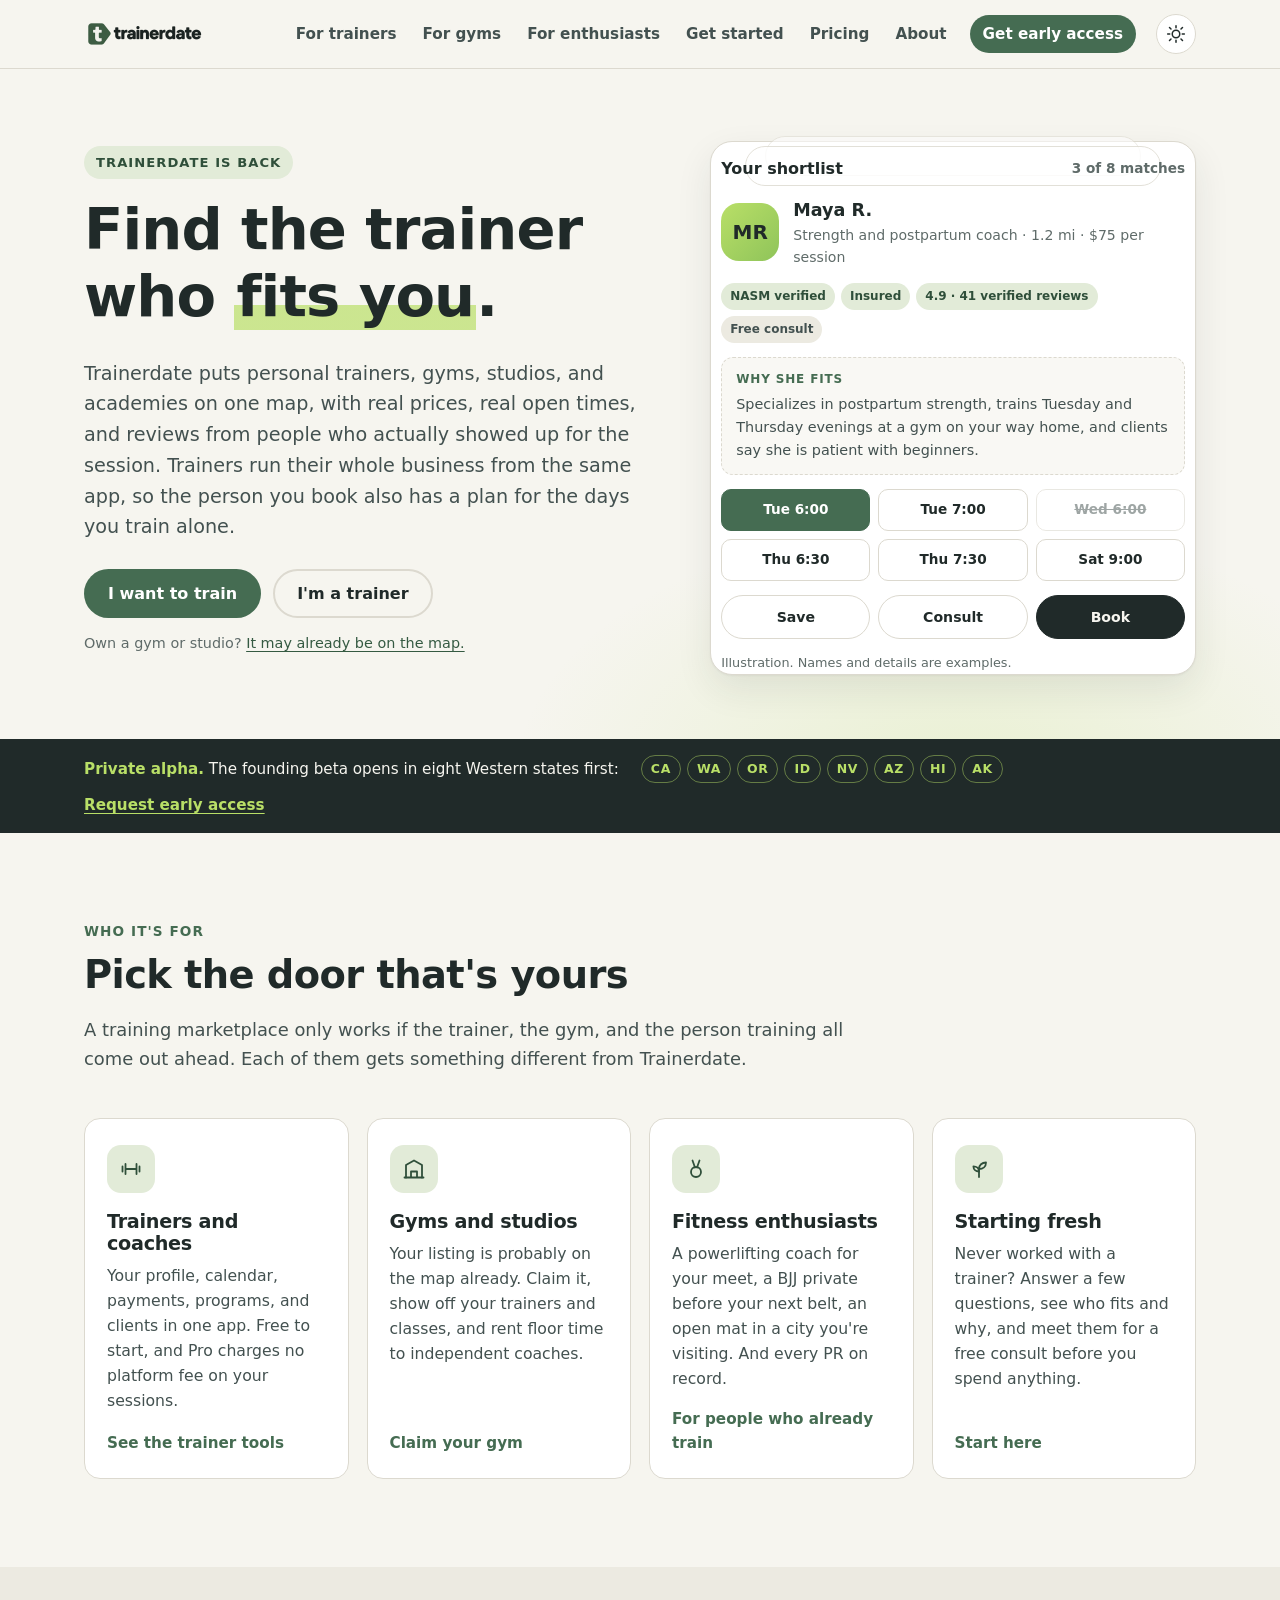
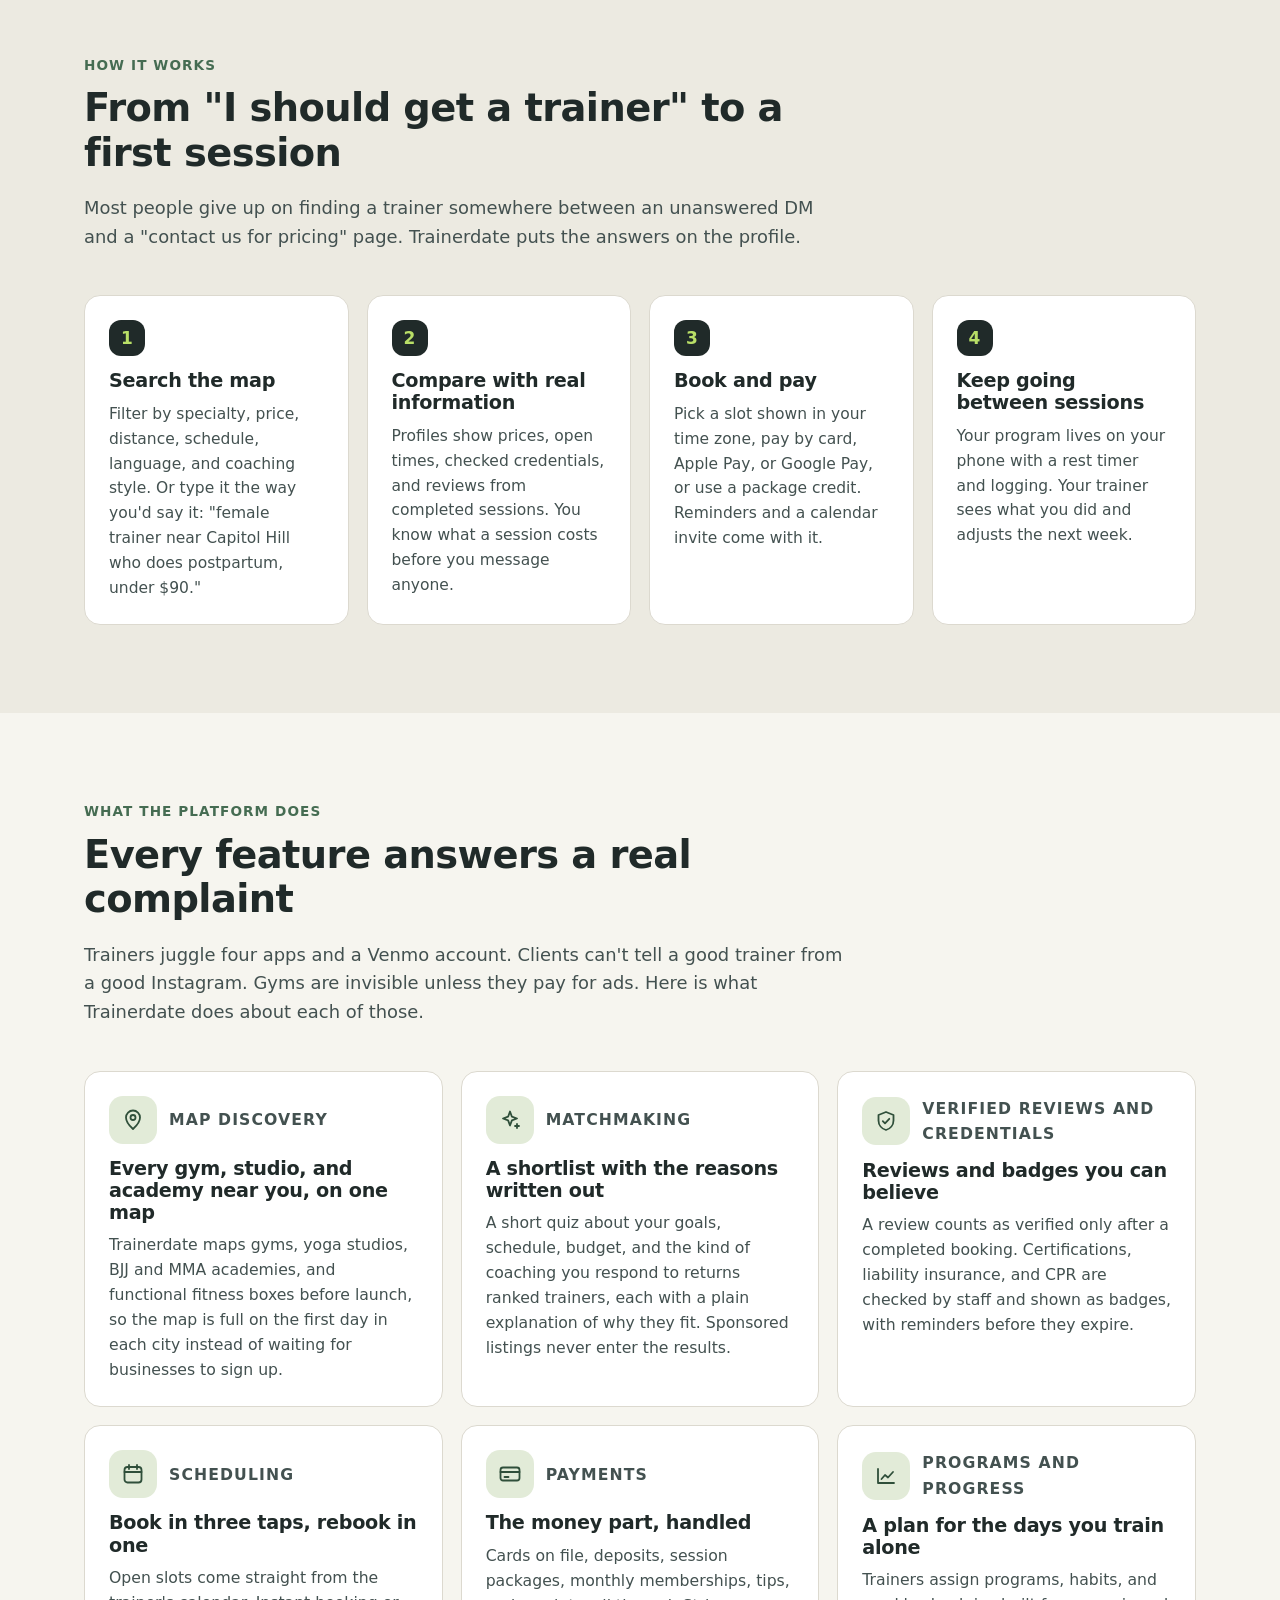
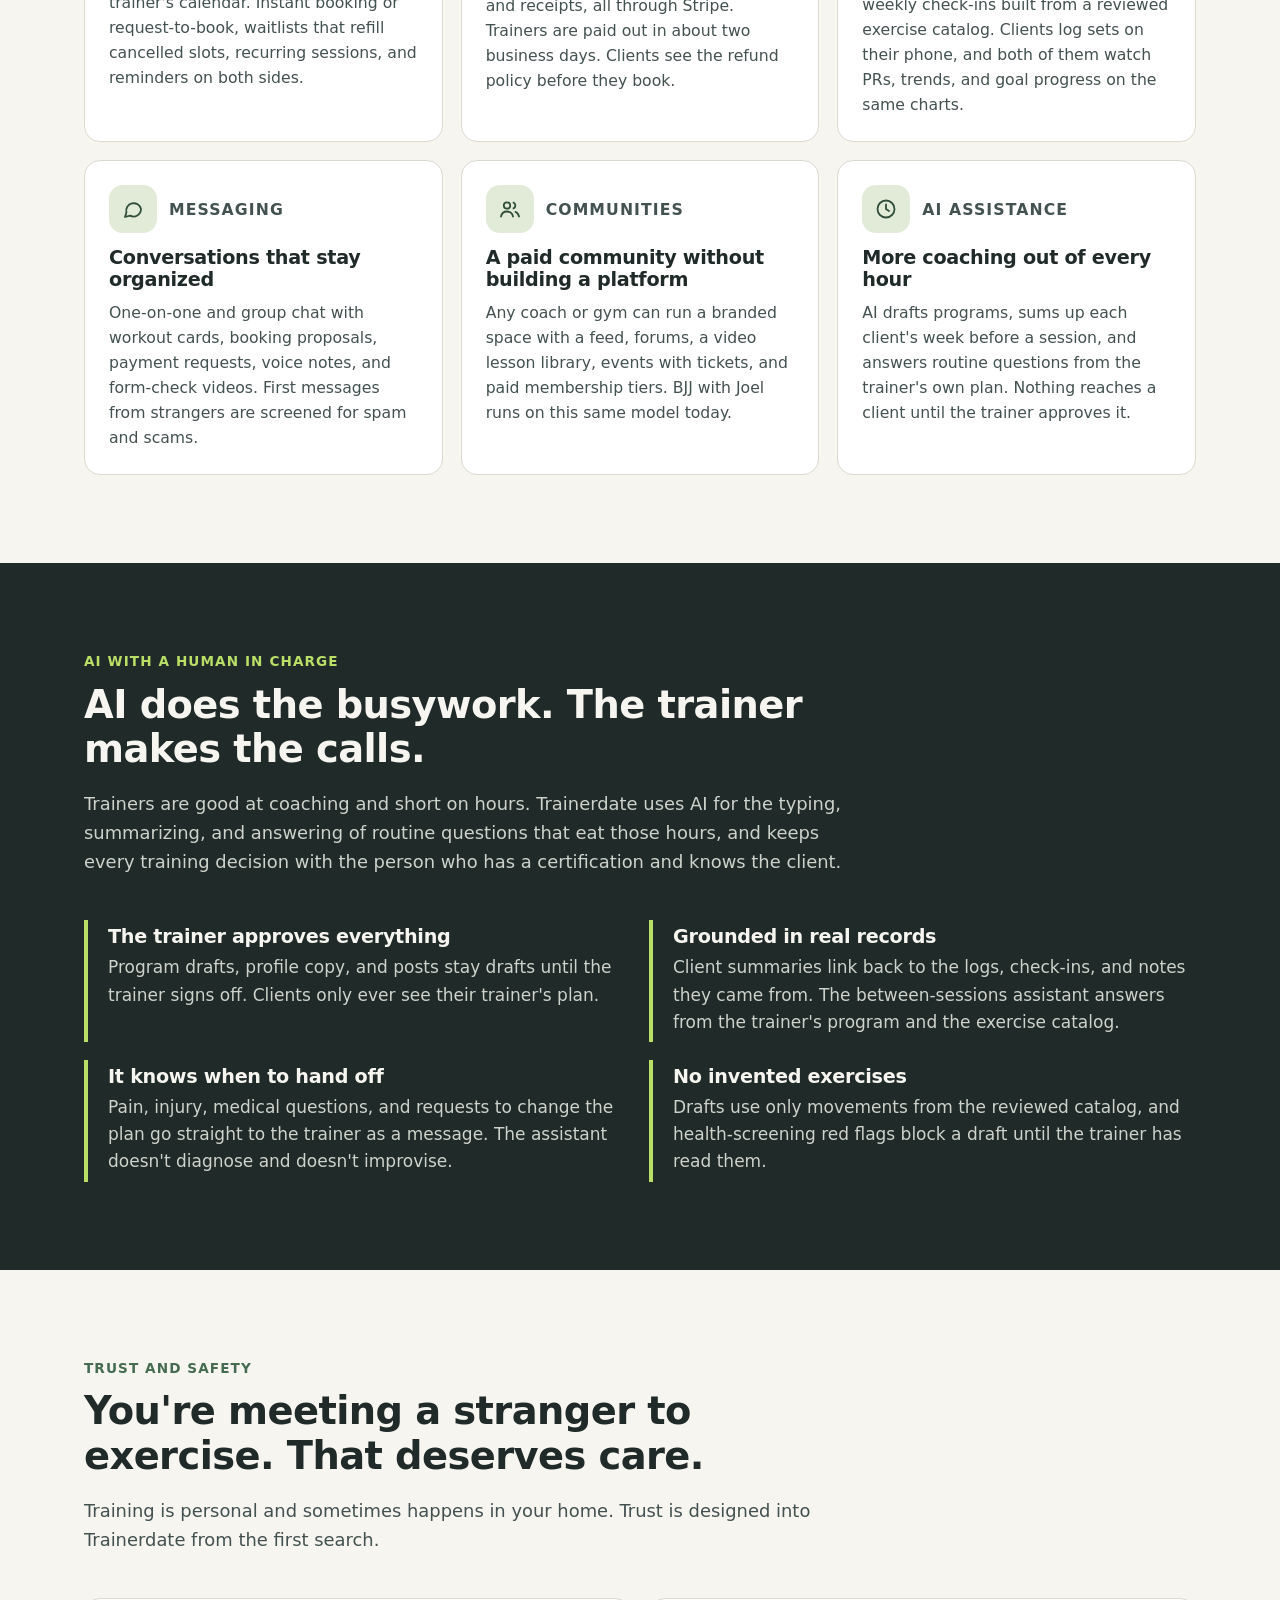
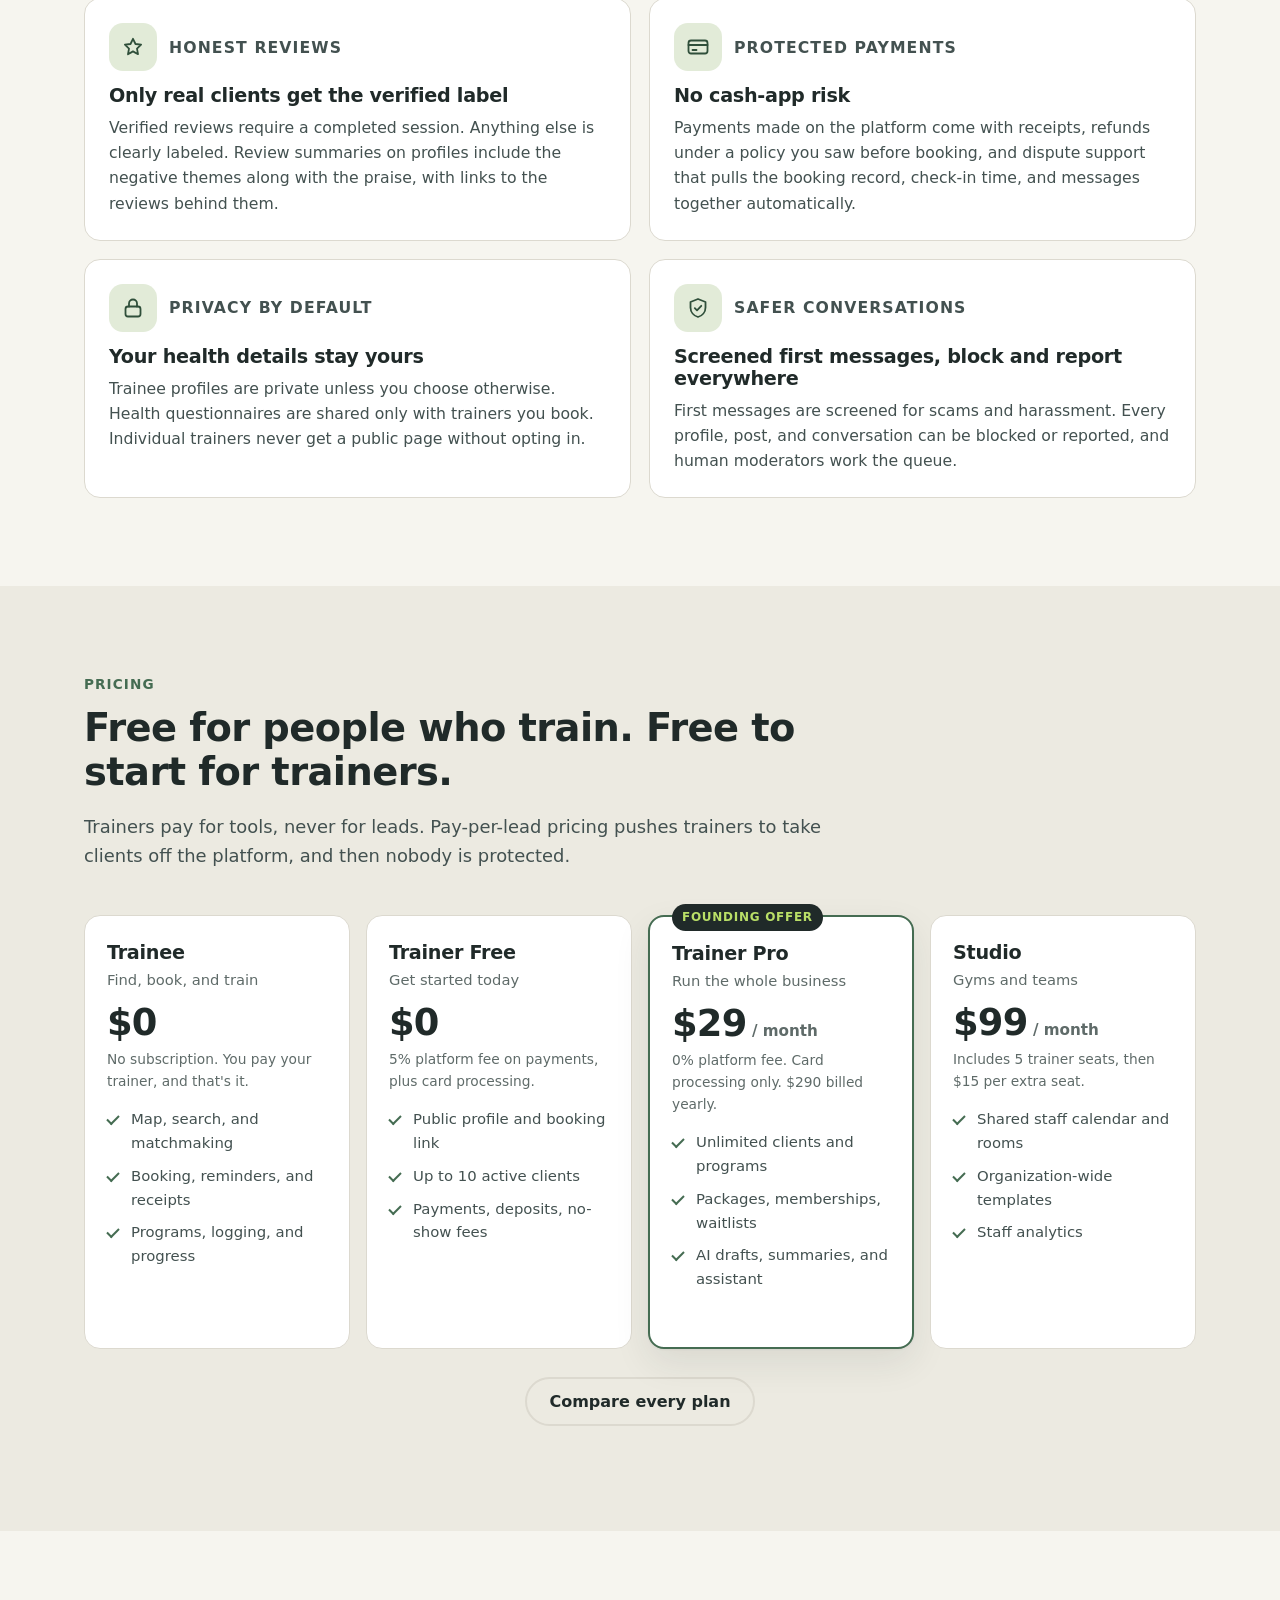
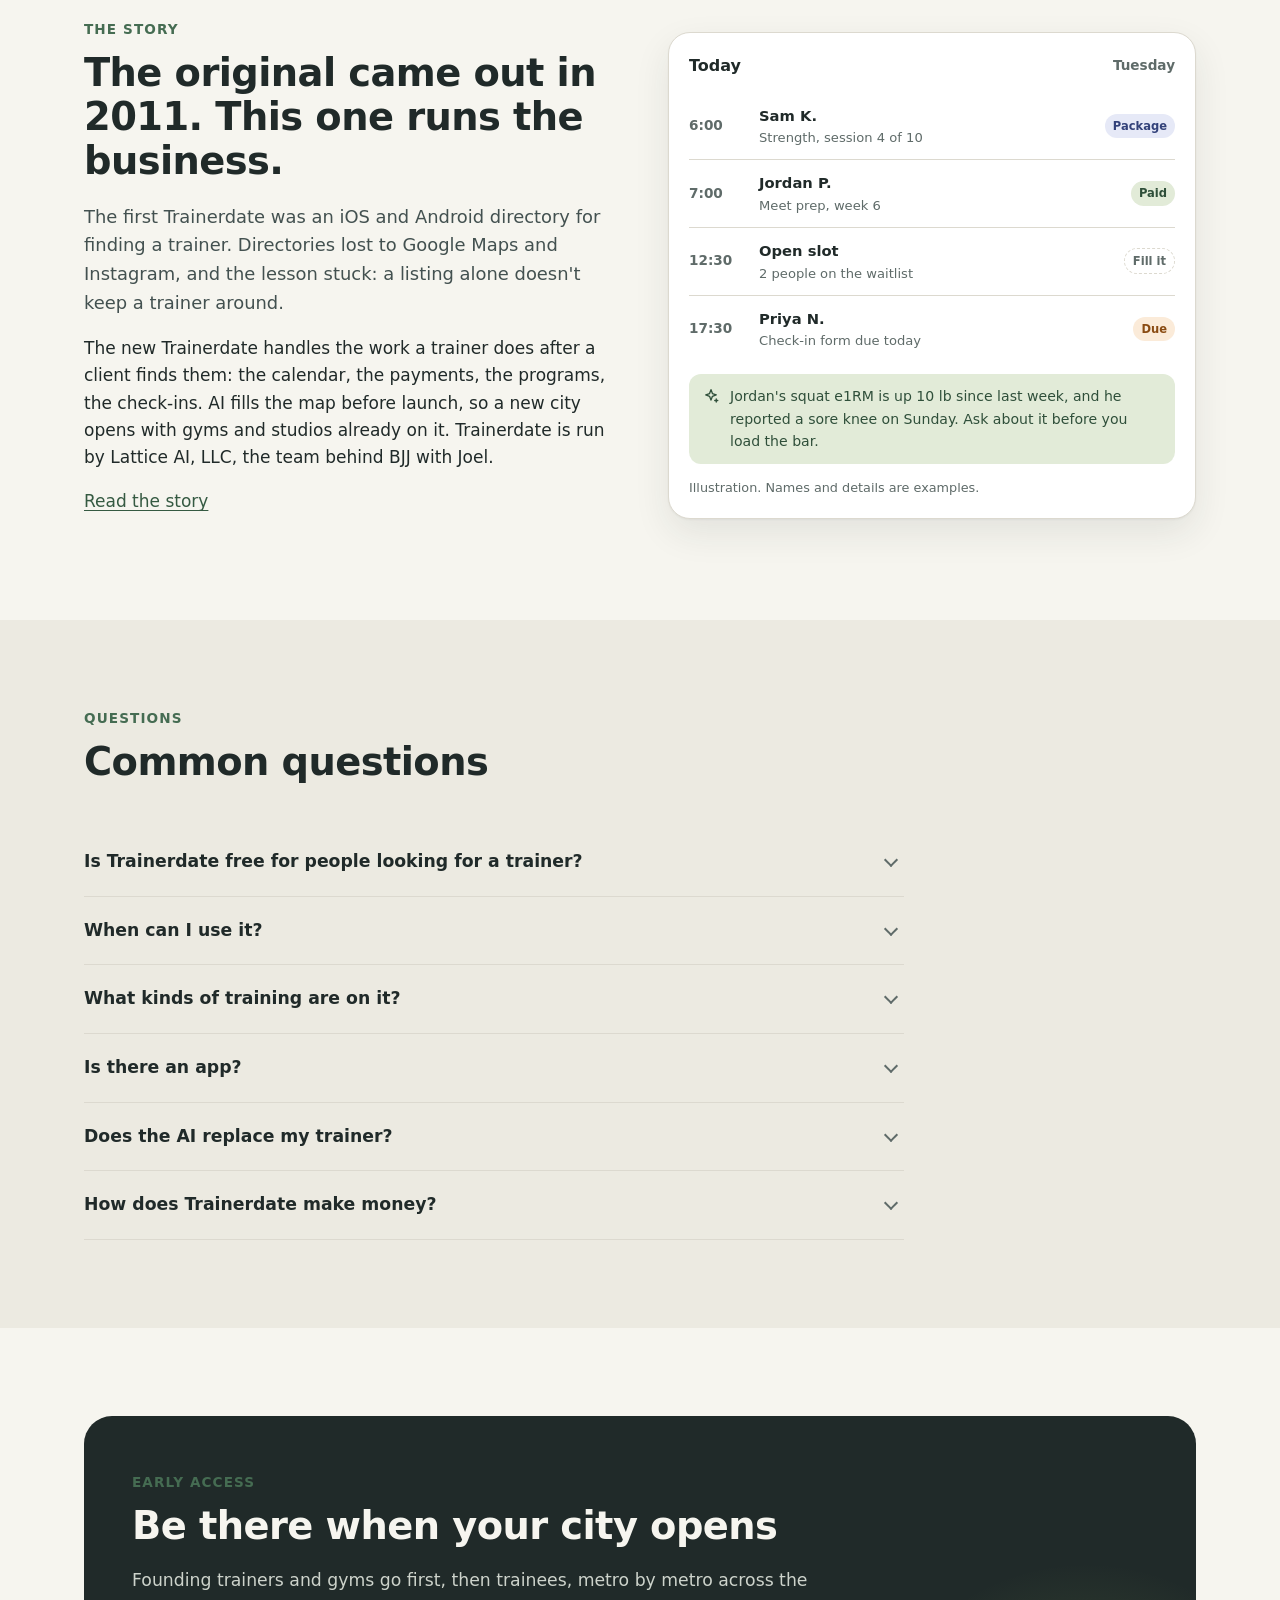
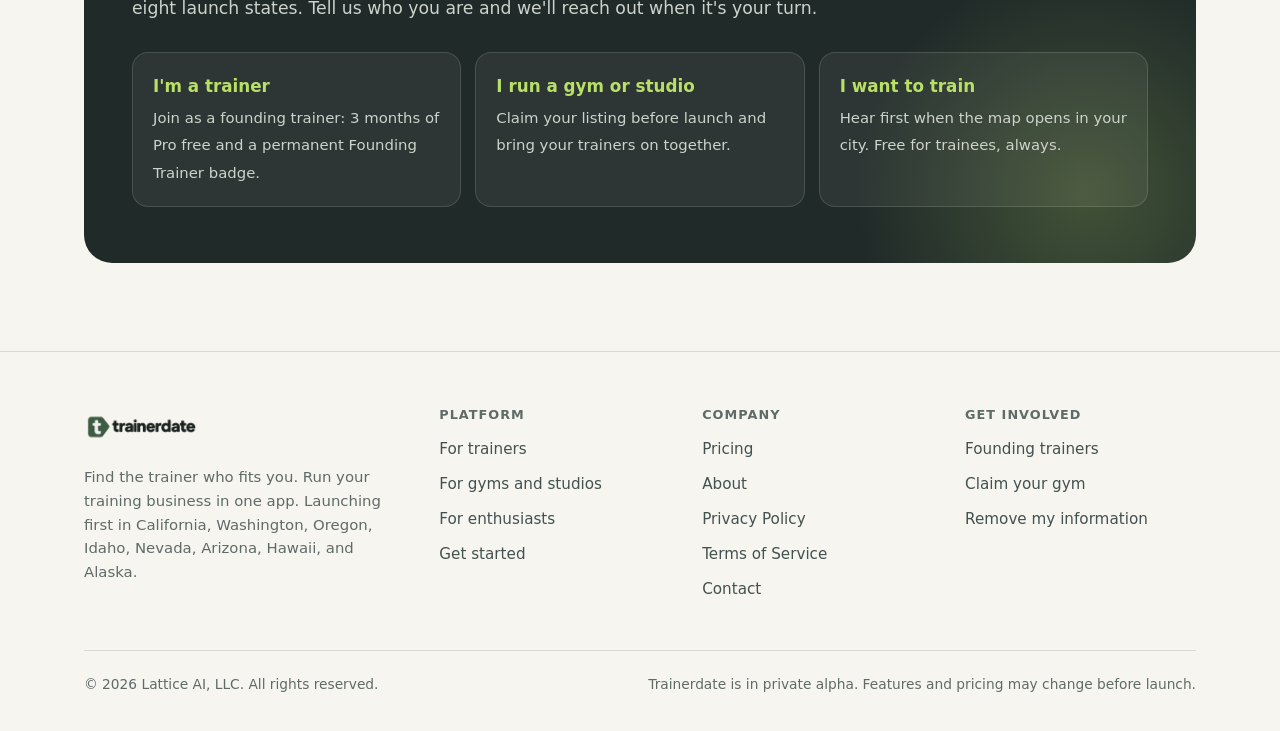
<file: index.html>
<!doctype html>
<html lang="en">
<head>
  <meta charset="utf-8">
  <meta name="viewport" content="width=device-width, initial-scale=1">
  <title>Trainerdate: find the trainer who fits you</title>
  <meta name="description" content="Trainers, gyms, studios, and academies on one map, with real prices, real open times, and verified reviews. Trainers run their whole business from one app. Free for trainees.">
  <meta name="theme-color" content="#202A29">
  <link rel="canonical" href="https://trainerdate.com/">
  <link rel="icon" href="assets/favicon.ico" sizes="any">
  <link rel="icon" type="image/png" sizes="192x192" href="assets/icon-192.png">
  <link rel="apple-touch-icon" href="assets/apple-touch-icon.png">
  <meta property="og:type" content="website">
  <meta property="og:site_name" content="Trainerdate">
  <meta property="og:title" content="Trainerdate: find the trainer who fits you">
  <meta property="og:description" content="Trainers, gyms, studios, and academies on one map, with real prices, real open times, and verified reviews. Trainers run their whole business from one app. Free for trainees.">
  <meta property="og:url" content="https://trainerdate.com/">
  <meta property="og:image" content="https://trainerdate.com/assets/og-image.png">
  <meta name="twitter:card" content="summary_large_image">
  <meta name="twitter:title" content="Trainerdate: find the trainer who fits you">
  <meta name="twitter:description" content="Trainers, gyms, studios, and academies on one map, with real prices, real open times, and verified reviews. Trainers run their whole business from one app. Free for trainees.">
  <meta name="twitter:image" content="https://trainerdate.com/assets/og-image.png">
  <link rel="stylesheet" href="styles.css">
  <script>
    (function () {
      try {
        var t = localStorage.getItem('td-theme');
        if (t === 'light' || t === 'dark') document.documentElement.setAttribute('data-theme', t);
      } catch (e) { /* storage unavailable */ }
    })();
  </script>
</head>
<body>
  <a class="skip-link" href="#main">Skip to content</a>

  <header class="site-header">
    <div class="container header-inner">
      <a class="brand" href="index.html" aria-label="Trainerdate home">
        <img class="logo-light" src="assets/logo-on-light.png" alt="Trainerdate" width="120" height="40">
        <img class="logo-dark" src="assets/logo-on-dark.png" alt="Trainerdate" width="120" height="40">
      </a>
      <nav class="site-nav" id="site-nav" aria-label="Main">
        <a href="trainers.html">For trainers</a>
        <a href="gyms.html">For gyms</a>
        <a href="enthusiasts.html">For enthusiasts</a>
        <a href="get-started.html">Get started</a>
        <a href="pricing.html">Pricing</a>
        <a href="about.html">About</a>
        <a class="btn btn-primary btn-small" href="#early-access">Get early access</a>
      </nav>
      <div class="header-actions">
        <button class="icon-btn" id="theme-toggle" type="button" aria-label="Switch color theme">
          <svg class="icon-sun" viewBox="0 0 24 24" aria-hidden="true"><circle cx="12" cy="12" r="4.5"/><path d="M12 2v2.5M12 19.5V22M4.2 4.2l1.8 1.8M18 18l1.8 1.8M2 12h2.5M19.5 12H22M4.2 19.8 6 18M18 6l1.8-1.8"/></svg>
          <svg class="icon-moon" viewBox="0 0 24 24" aria-hidden="true"><path d="M20 14.5A8.5 8.5 0 0 1 9.5 4a8.5 8.5 0 1 0 10.5 10.5Z"/></svg>
        </button>
        <button class="icon-btn menu-toggle" id="menu-toggle" type="button" aria-label="Open menu" aria-expanded="false" aria-controls="site-nav">
          <svg viewBox="0 0 24 24" aria-hidden="true"><path d="M4 7h16M4 12h16M4 17h16"/></svg>
        </button>
      </div>
    </div>
  </header>

  <main id="main">
    <section class="hero">
      <div class="container hero-inner">
        <div class="hero-copy">
          <p class="eyebrow">Trainerdate is back</p>
          <h1>Find the trainer who <span class="hl">fits you</span>.</h1>
          <p class="lede">Trainerdate puts personal trainers, gyms, studios, and academies on one map, with real prices, real open times, and reviews from people who actually showed up for the session. Trainers run their whole business from the same app, so the person you book also has a plan for the days you train alone.</p>
          <div class="cta-row">
            <a class="btn btn-primary" href="get-started.html">I want to train</a>
            <a class="btn btn-ghost" href="trainers.html">I'm a trainer</a>
          </div>
          <p class="fine-print">Own a gym or studio? <a href="gyms.html">It may already be on the map.</a></p>
        </div>

        <figure class="mock match-stack" aria-label="Illustration of a trainer match card">
          <div class="match-card">
            <div class="mock-title"><b>Your shortlist</b><span>3 of 8 matches</span></div>
            <div class="trainer-head">
              <div class="avatar" aria-hidden="true">MR</div>
              <div>
                <div class="trainer-name">Maya R.</div>
                <div class="trainer-meta">Strength and postpartum coach &middot; 1.2 mi &middot; $75 per session</div>
              </div>
            </div>
            <div class="badges">
              <span class="badge">NASM verified</span>
              <span class="badge">Insured</span>
              <span class="badge">4.9 &middot; 41 verified reviews</span>
              <span class="badge neutral">Free consult</span>
            </div>
            <div class="why"><b>Why she fits</b>Specializes in postpartum strength, trains Tuesday and Thursday evenings at a gym on your way home, and clients say she is patient with beginners.</div>
            <div class="slots" aria-label="Open times">
              <span class="slot on">Tue 6:00</span>
              <span class="slot">Tue 7:00</span>
              <span class="slot off">Wed 6:00</span>
              <span class="slot">Thu 6:30</span>
              <span class="slot">Thu 7:30</span>
              <span class="slot">Sat 9:00</span>
            </div>
            <div class="mock-actions" aria-hidden="true">
              <span>Save</span>
              <span>Consult</span>
              <span class="primary">Book</span>
            </div>
          </div>
          <figcaption>Illustration. Names and details are examples.</figcaption>
        </figure>
      </div>
    </section>

    <div class="status-strip">
      <div class="container">
        <span><strong>Private alpha.</strong> The founding beta opens in eight Western states first:</span>
        <span class="state-chips" aria-label="Launch states"><span>CA</span><span>WA</span><span>OR</span><span>ID</span><span>NV</span><span>AZ</span><span>HI</span><span>AK</span></span>
        <a href="#early-access">Request early access</a>
      </div>
    </div>

    <section class="section">
      <div class="container">
        <div class="section-head">
          <span class="kicker">Who it's for</span>
          <h2>Pick the door that's yours</h2>
          <p class="section-lede">A training marketplace only works if the trainer, the gym, and the person training all come out ahead. Each of them gets something different from Trainerdate.</p>
        </div>
        <div class="audiences">
          <a class="audience" href="trainers.html">
            <span class="icon-tile"><svg viewBox="0 0 24 24" aria-hidden="true"><path d="M6.5 7v10M17.5 7v10M3.5 9.5v5M20.5 9.5v5M6.5 12h11"/></svg></span>
            <h3>Trainers and coaches</h3>
            <p>Your profile, calendar, payments, programs, and clients in one app. Free to start, and Pro charges no platform fee on your sessions.</p>
            <span class="more">See the trainer tools</span>
          </a>
          <a class="audience" href="gyms.html">
            <span class="icon-tile"><svg viewBox="0 0 24 24" aria-hidden="true"><path d="M4 20.5V8l8-4.5L20 8v12.5"/><path d="M9 20.5v-6h6v6M2.5 20.5h19"/></svg></span>
            <h3>Gyms and studios</h3>
            <p>Your listing is probably on the map already. Claim it, show off your trainers and classes, and rent floor time to independent coaches.</p>
            <span class="more">Claim your gym</span>
          </a>
          <a class="audience" href="enthusiasts.html">
            <span class="icon-tile"><svg viewBox="0 0 24 24" aria-hidden="true"><circle cx="12" cy="15" r="5"/><path d="M8.5 3.5l2.5 7M15.5 3.5l-2.5 7"/></svg></span>
            <h3>Fitness enthusiasts</h3>
            <p>A powerlifting coach for your meet, a BJJ private before your next belt, an open mat in a city you're visiting. And every PR on record.</p>
            <span class="more">For people who already train</span>
          </a>
          <a class="audience" href="get-started.html">
            <span class="icon-tile"><svg viewBox="0 0 24 24" aria-hidden="true"><path d="M12 20v-8"/><path d="M12 12c0-4 3-6.5 7-6.5 0 4-3 6.5-7 6.5ZM12 14.5c0-3.2-2.4-5.2-5.6-5.2 0 3.2 2.4 5.2 5.6 5.2Z"/></svg></span>
            <h3>Starting fresh</h3>
            <p>Never worked with a trainer? Answer a few questions, see who fits and why, and meet them for a free consult before you spend anything.</p>
            <span class="more">Start here</span>
          </a>
        </div>
      </div>
    </section>

    <section class="section section-alt" id="how">
      <div class="container">
        <div class="section-head">
          <span class="kicker">How it works</span>
          <h2>From "I should get a trainer" to a first session</h2>
          <p class="section-lede">Most people give up on finding a trainer somewhere between an unanswered DM and a "contact us for pricing" page. Trainerdate puts the answers on the profile.</p>
        </div>
        <ol class="steps">
          <li>
            <span class="step-num">1</span>
            <h3>Search the map</h3>
            <p>Filter by specialty, price, distance, schedule, language, and coaching style. Or type it the way you'd say it: "female trainer near Capitol Hill who does postpartum, under $90."</p>
          </li>
          <li>
            <span class="step-num">2</span>
            <h3>Compare with real information</h3>
            <p>Profiles show prices, open times, checked credentials, and reviews from completed sessions. You know what a session costs before you message anyone.</p>
          </li>
          <li>
            <span class="step-num">3</span>
            <h3>Book and pay</h3>
            <p>Pick a slot shown in your time zone, pay by card, Apple Pay, or Google Pay, or use a package credit. Reminders and a calendar invite come with it.</p>
          </li>
          <li>
            <span class="step-num">4</span>
            <h3>Keep going between sessions</h3>
            <p>Your program lives on your phone with a rest timer and logging. Your trainer sees what you did and adjusts the next week.</p>
          </li>
        </ol>
      </div>
    </section>

    <section class="section">
      <div class="container">
        <div class="section-head">
          <span class="kicker">What the platform does</span>
          <h2>Every feature answers a real complaint</h2>
          <p class="section-lede">Trainers juggle four apps and a Venmo account. Clients can't tell a good trainer from a good Instagram. Gyms are invisible unless they pay for ads. Here is what Trainerdate does about each of those.</p>
        </div>
        <div class="caps">
          <article class="cap">
            <div class="cap-top"><span class="icon-tile"><svg viewBox="0 0 24 24" aria-hidden="true"><path d="M12 21s-7-6.2-7-11.5A7 7 0 0 1 19 9.5C19 14.8 12 21 12 21Z"/><circle cx="12" cy="9.5" r="2.5"/></svg></span><p class="cap-label">Map discovery</p></div>
            <h3>Every gym, studio, and academy near you, on one map</h3>
            <p>Trainerdate maps gyms, yoga studios, BJJ and MMA academies, and functional fitness boxes before launch, so the map is full on the first day in each city instead of waiting for businesses to sign up.</p>
          </article>
          <article class="cap">
            <div class="cap-top"><span class="icon-tile"><svg viewBox="0 0 24 24" aria-hidden="true"><path d="M12 3.5l1.9 5.2 5.1 1.8-5.1 1.9L12 17.5l-1.9-5.1L5 10.5l5.1-1.8Z"/><path d="M19 16v4M17 18h4"/></svg></span><p class="cap-label">Matchmaking</p></div>
            <h3>A shortlist with the reasons written out</h3>
            <p>A short quiz about your goals, schedule, budget, and the kind of coaching you respond to returns ranked trainers, each with a plain explanation of why they fit. Sponsored listings never enter the results.</p>
          </article>
          <article class="cap">
            <div class="cap-top"><span class="icon-tile"><svg viewBox="0 0 24 24" aria-hidden="true"><path d="M12 3l7.5 3v5.5c0 4.6-3.2 8.3-7.5 9.5-4.3-1.2-7.5-4.9-7.5-9.5V6Z"/><path d="M8.8 12.2l2.2 2.2 4.3-4.6"/></svg></span><p class="cap-label">Verified reviews and credentials</p></div>
            <h3>Reviews and badges you can believe</h3>
            <p>A review counts as verified only after a completed booking. Certifications, liability insurance, and CPR are checked by staff and shown as badges, with reminders before they expire.</p>
          </article>
          <article class="cap">
            <div class="cap-top"><span class="icon-tile"><svg viewBox="0 0 24 24" aria-hidden="true"><rect x="3.5" y="5" width="17" height="15.5" rx="3"/><path d="M3.5 10h17M8 3v4M16 3v4"/></svg></span><p class="cap-label">Scheduling</p></div>
            <h3>Book in three taps, rebook in one</h3>
            <p>Open slots come straight from the trainer's calendar. Instant booking or request-to-book, waitlists that refill cancelled slots, recurring sessions, and reminders on both sides.</p>
          </article>
          <article class="cap">
            <div class="cap-top"><span class="icon-tile"><svg viewBox="0 0 24 24" aria-hidden="true"><rect x="2.5" y="5.5" width="19" height="13" rx="2.5"/><path d="M2.5 10h19M6.5 15h4"/></svg></span><p class="cap-label">Payments</p></div>
            <h3>The money part, handled</h3>
            <p>Cards on file, deposits, session packages, monthly memberships, tips, and receipts, all through Stripe. Trainers are paid out in about two business days. Clients see the refund policy before they book.</p>
          </article>
          <article class="cap">
            <div class="cap-top"><span class="icon-tile"><svg viewBox="0 0 24 24" aria-hidden="true"><path d="M4 19V5M4 19h16"/><path d="M7.5 15l3.5-4 3 2.5L19 8"/></svg></span><p class="cap-label">Programs and progress</p></div>
            <h3>A plan for the days you train alone</h3>
            <p>Trainers assign programs, habits, and weekly check-ins built from a reviewed exercise catalog. Clients log sets on their phone, and both of them watch PRs, trends, and goal progress on the same charts.</p>
          </article>
          <article class="cap">
            <div class="cap-top"><span class="icon-tile"><svg viewBox="0 0 24 24" aria-hidden="true"><path d="M20 12a7.5 7.5 0 0 1-11 6.6L4 20l1.4-4.5A7.5 7.5 0 1 1 20 12Z"/></svg></span><p class="cap-label">Messaging</p></div>
            <h3>Conversations that stay organized</h3>
            <p>One-on-one and group chat with workout cards, booking proposals, payment requests, voice notes, and form-check videos. First messages from strangers are screened for spam and scams.</p>
          </article>
          <article class="cap">
            <div class="cap-top"><span class="icon-tile"><svg viewBox="0 0 24 24" aria-hidden="true"><circle cx="9" cy="8.5" r="3.2"/><path d="M3 19.5c.6-3.2 3-5 6-5s5.4 1.8 6 5"/><path d="M15.5 5.6a3.2 3.2 0 0 1 0 5.8M17.5 14.8c1.8.6 3 2.2 3.5 4.7"/></svg></span><p class="cap-label">Communities</p></div>
            <h3>A paid community without building a platform</h3>
            <p>Any coach or gym can run a branded space with a feed, forums, a video lesson library, events with tickets, and paid membership tiers. BJJ with Joel runs on this same model today.</p>
          </article>
          <article class="cap">
            <div class="cap-top"><span class="icon-tile"><svg viewBox="0 0 24 24" aria-hidden="true"><circle cx="12" cy="12" r="8.5"/><path d="M12 7.5V12l3 2"/></svg></span><p class="cap-label">AI assistance</p></div>
            <h3>More coaching out of every hour</h3>
            <p>AI drafts programs, sums up each client's week before a session, and answers routine questions from the trainer's own plan. Nothing reaches a client until the trainer approves it.</p>
          </article>
        </div>
      </div>
    </section>

    <section class="section band-dark">
      <div class="container">
        <div class="section-head">
          <span class="kicker">AI with a human in charge</span>
          <h2>AI does the busywork. The trainer makes the calls.</h2>
          <p class="section-lede">Trainers are good at coaching and short on hours. Trainerdate uses AI for the typing, summarizing, and answering of routine questions that eat those hours, and keeps every training decision with the person who has a certification and knows the client.</p>
        </div>
        <div class="principles">
          <div class="principle">
            <h3>The trainer approves everything</h3>
            <p>Program drafts, profile copy, and posts stay drafts until the trainer signs off. Clients only ever see their trainer's plan.</p>
          </div>
          <div class="principle">
            <h3>Grounded in real records</h3>
            <p>Client summaries link back to the logs, check-ins, and notes they came from. The between-sessions assistant answers from the trainer's program and the exercise catalog.</p>
          </div>
          <div class="principle">
            <h3>It knows when to hand off</h3>
            <p>Pain, injury, medical questions, and requests to change the plan go straight to the trainer as a message. The assistant doesn't diagnose and doesn't improvise.</p>
          </div>
          <div class="principle">
            <h3>No invented exercises</h3>
            <p>Drafts use only movements from the reviewed catalog, and health-screening red flags block a draft until the trainer has read them.</p>
          </div>
        </div>
      </div>
    </section>

    <section class="section">
      <div class="container">
        <div class="section-head">
          <span class="kicker">Trust and safety</span>
          <h2>You're meeting a stranger to exercise. That deserves care.</h2>
          <p class="section-lede">Training is personal and sometimes happens in your home. Trust is designed into Trainerdate from the first search.</p>
        </div>
        <div class="caps two">
          <article class="cap">
            <div class="cap-top"><span class="icon-tile"><svg viewBox="0 0 24 24" aria-hidden="true"><path d="M12 3.8l2.5 5.2 5.6.7-4.1 3.9 1 5.6-5-2.8-5 2.8 1-5.6-4.1-3.9 5.6-.7Z"/></svg></span><p class="cap-label">Honest reviews</p></div>
            <h3>Only real clients get the verified label</h3>
            <p>Verified reviews require a completed session. Anything else is clearly labeled. Review summaries on profiles include the negative themes along with the praise, with links to the reviews behind them.</p>
          </article>
          <article class="cap">
            <div class="cap-top"><span class="icon-tile"><svg viewBox="0 0 24 24" aria-hidden="true"><rect x="2.5" y="5.5" width="19" height="13" rx="2.5"/><path d="M2.5 10h19M6.5 15h4"/></svg></span><p class="cap-label">Protected payments</p></div>
            <h3>No cash-app risk</h3>
            <p>Payments made on the platform come with receipts, refunds under a policy you saw before booking, and dispute support that pulls the booking record, check-in time, and messages together automatically.</p>
          </article>
          <article class="cap">
            <div class="cap-top"><span class="icon-tile"><svg viewBox="0 0 24 24" aria-hidden="true"><rect x="4.5" y="10.5" width="15" height="10" rx="2.5"/><path d="M8 10.5V7.5a4 4 0 0 1 8 0v3"/></svg></span><p class="cap-label">Privacy by default</p></div>
            <h3>Your health details stay yours</h3>
            <p>Trainee profiles are private unless you choose otherwise. Health questionnaires are shared only with trainers you book. Individual trainers never get a public page without opting in.</p>
          </article>
          <article class="cap">
            <div class="cap-top"><span class="icon-tile"><svg viewBox="0 0 24 24" aria-hidden="true"><path d="M12 3l7.5 3v5.5c0 4.6-3.2 8.3-7.5 9.5-4.3-1.2-7.5-4.9-7.5-9.5V6Z"/><path d="M8.8 12.2l2.2 2.2 4.3-4.6"/></svg></span><p class="cap-label">Safer conversations</p></div>
            <h3>Screened first messages, block and report everywhere</h3>
            <p>First messages are screened for scams and harassment. Every profile, post, and conversation can be blocked or reported, and human moderators work the queue.</p>
          </article>
        </div>
      </div>
    </section>

    <section class="section section-alt">
      <div class="container">
        <div class="section-head">
          <span class="kicker">Pricing</span>
          <h2>Free for people who train. Free to start for trainers.</h2>
          <p class="section-lede">Trainers pay for tools, never for leads. Pay-per-lead pricing pushes trainers to take clients off the platform, and then nobody is protected.</p>
        </div>
        <div class="plans">
          <div class="plan">
            <h3>Trainee</h3>
            <p class="for">Find, book, and train</p>
            <div class="price">$0</div>
            <p class="price-note">No subscription. You pay your trainer, and that's it.</p>
            <ul><li>Map, search, and matchmaking</li><li>Booking, reminders, and receipts</li><li>Programs, logging, and progress</li></ul>
          </div>
          <div class="plan">
            <h3>Trainer Free</h3>
            <p class="for">Get started today</p>
            <div class="price">$0</div>
            <p class="price-note">5% platform fee on payments, plus card processing.</p>
            <ul><li>Public profile and booking link</li><li>Up to 10 active clients</li><li>Payments, deposits, no-show fees</li></ul>
          </div>
          <div class="plan featured">
            <span class="ribbon">Founding offer</span>
            <h3>Trainer Pro</h3>
            <p class="for">Run the whole business</p>
            <div class="price">$29<small> / month</small></div>
            <p class="price-note">0% platform fee. Card processing only. $290 billed yearly.</p>
            <ul><li>Unlimited clients and programs</li><li>Packages, memberships, waitlists</li><li>AI drafts, summaries, and assistant</li></ul>
          </div>
          <div class="plan">
            <h3>Studio</h3>
            <p class="for">Gyms and teams</p>
            <div class="price">$99<small> / month</small></div>
            <p class="price-note">Includes 5 trainer seats, then $15 per extra seat.</p>
            <ul><li>Shared staff calendar and rooms</li><li>Organization-wide templates</li><li>Staff analytics</li></ul>
          </div>
        </div>
        <p class="center" style="margin-top: 28px;"><a class="btn btn-ghost" href="pricing.html">Compare every plan</a></p>
      </div>
    </section>

    <section class="section">
      <div class="container feature-row">
        <div class="feature-copy">
          <span class="kicker">The story</span>
          <h2>The original came out in 2011. This one runs the business.</h2>
          <p class="section-lede">The first Trainerdate was an iOS and Android directory for finding a trainer. Directories lost to Google Maps and Instagram, and the lesson stuck: a listing alone doesn't keep a trainer around.</p>
          <p>The new Trainerdate handles the work a trainer does after a client finds them: the calendar, the payments, the programs, the check-ins. AI fills the map before launch, so a new city opens with gyms and studios already on it. Trainerdate is run by Lattice AI, LLC, the team behind BJJ with Joel.</p>
          <p><a href="about.html">Read the story</a></p>
        </div>
        <figure class="mock" aria-label="Illustration of a trainer's day">
          <div class="mock-title"><b>Today</b><span>Tuesday</span></div>
          <ul class="agenda">
            <li><time>6:00</time><span class="who">Sam K.<span class="what">Strength, session 4 of 10</span></span><span class="pill pack">Package</span></li>
            <li><time>7:00</time><span class="who">Jordan P.<span class="what">Meet prep, week 6</span></span><span class="pill paid">Paid</span></li>
            <li><time>12:30</time><span class="who">Open slot<span class="what">2 people on the waitlist</span></span><span class="pill gap">Fill it</span></li>
            <li><time>17:30</time><span class="who">Priya N.<span class="what">Check-in form due today</span></span><span class="pill due">Due</span></li>
          </ul>
          <div class="ai-note"><svg viewBox="0 0 24 24" aria-hidden="true"><path d="M12 3.5l1.9 5.2 5.1 1.8-5.1 1.9L12 17.5l-1.9-5.1L5 10.5l5.1-1.8Z"/><path d="M19 16v4M17 18h4"/></svg><span>Jordan's squat e1RM is up 10 lb since last week, and he reported a sore knee on Sunday. Ask about it before you load the bar.</span></div>
          <figcaption>Illustration. Names and details are examples.</figcaption>
        </figure>
      </div>
    </section>

    <section class="section section-alt">
      <div class="container">
        <div class="section-head">
          <span class="kicker">Questions</span>
          <h2>Common questions</h2>
        </div>
        <div class="faq">
          <details>
            <summary>Is Trainerdate free for people looking for a trainer?</summary>
            <p>Yes. Searching, booking, messaging, logging workouts, and tracking progress cost nothing. You pay your trainer for sessions, and Trainerdate adds no subscription on top.</p>
          </details>
          <details>
            <summary>When can I use it?</summary>
            <p>Trainerdate is in private alpha now. The founding beta opens in California, Washington, Oregon, Idaho, Nevada, Arizona, Hawaii, and Alaska. Trainers and gyms come first so the map is full when trainees arrive. Request early access below and we'll tell you when your area opens.</p>
          </details>
          <details>
            <summary>What kinds of training are on it?</summary>
            <p>Launch disciplines are personal training, BJJ, MMA, yoga, and CrossFit-style training. Pilates, boxing, Muay Thai, kettlebell, mobility, running, pre and postnatal, senior fitness, and the rest of the modality list follow.</p>
          </details>
          <details>
            <summary>Is there an app?</summary>
            <p>One app for iOS and Android that adapts to your role, so a trainer who also trains with someone else doesn't need two apps. Everything also works on the web. App Store and Google Play links appear here at launch.</p>
          </details>
          <details>
            <summary>Does the AI replace my trainer?</summary>
            <p>No. It drafts programs for your trainer to edit, summarizes your progress for them, and answers routine questions from their plan. Your trainer approves every program and can see every conversation, and anything about pain or injury goes straight to them.</p>
          </details>
          <details>
            <summary>How does Trainerdate make money?</summary>
            <p>Trainers and gyms subscribe for tools (Pro, Studio, and the Creator add-on for paid communities), and Trainer Free carries a 5% platform fee on payments. We don't sell leads. Any sponsored placement is labeled and kept out of matchmaking.</p>
          </details>
        </div>
      </div>
    </section>

    <section class="section" id="early-access">
      <div class="container">
        <div class="cta-band">
          <span class="kicker">Early access</span>
          <h2>Be there when your city opens</h2>
          <p>Founding trainers and gyms go first, then trainees, metro by metro across the eight launch states. Tell us who you are and we'll reach out when it's your turn.</p>
          <div class="cta-grid">
            <a class="cta-option" href="mailto:hello@latticetech.ai?subject=Founding%20trainer%20early%20access">
              <b>I'm a trainer</b>
              <span>Join as a founding trainer: 3 months of Pro free and a permanent Founding Trainer badge.</span>
            </a>
            <a class="cta-option" href="mailto:hello@latticetech.ai?subject=Claim%20my%20gym%20on%20Trainerdate">
              <b>I run a gym or studio</b>
              <span>Claim your listing before launch and bring your trainers on together.</span>
            </a>
            <a class="cta-option" href="mailto:hello@latticetech.ai?subject=Trainerdate%20early%20access">
              <b>I want to train</b>
              <span>Hear first when the map opens in your city. Free for trainees, always.</span>
            </a>
          </div>
        </div>
      </div>
    </section>
  </main>

  <footer class="site-footer">
    <div class="container">
      <div class="footer-grid">
        <div class="footer-brand">
          <img class="logo-light" src="assets/logo-on-light.png" alt="Trainerdate" width="114" height="38">
          <img class="logo-dark" src="assets/logo-on-dark.png" alt="Trainerdate" width="114" height="38">
          <p>Find the trainer who fits you. Run your training business in one app. Launching first in California, Washington, Oregon, Idaho, Nevada, Arizona, Hawaii, and Alaska.</p>
        </div>
        <div>
          <h4>Platform</h4>
          <ul>
            <li><a href="trainers.html">For trainers</a></li>
            <li><a href="gyms.html">For gyms and studios</a></li>
            <li><a href="enthusiasts.html">For enthusiasts</a></li>
            <li><a href="get-started.html">Get started</a></li>
          </ul>
        </div>
        <div>
          <h4>Company</h4>
          <ul>
            <li><a href="pricing.html">Pricing</a></li>
            <li><a href="about.html">About</a></li>
            <li><a href="privacy.html">Privacy Policy</a></li>
            <li><a href="terms.html">Terms of Service</a></li>
            <li><a href="mailto:hello@latticetech.ai?subject=Hello%20Trainerdate">Contact</a></li>
          </ul>
        </div>
        <div>
          <h4>Get involved</h4>
          <ul>
            <li><a href="mailto:hello@latticetech.ai?subject=Founding%20trainer%20early%20access">Founding trainers</a></li>
            <li><a href="mailto:hello@latticetech.ai?subject=Claim%20my%20gym%20on%20Trainerdate">Claim your gym</a></li>
            <li><a href="mailto:hello@latticetech.ai?subject=Remove%20my%20information">Remove my information</a></li>
          </ul>
        </div>
      </div>
      <div class="footer-bottom">
        <span>&copy; 2026 Lattice AI, LLC. All rights reserved.</span>
        <span>Trainerdate is in private alpha. Features and pricing may change before launch.</span>
      </div>
    </div>
  </footer>

  <script src="script.js"></script>
</body>
</html>
</file>
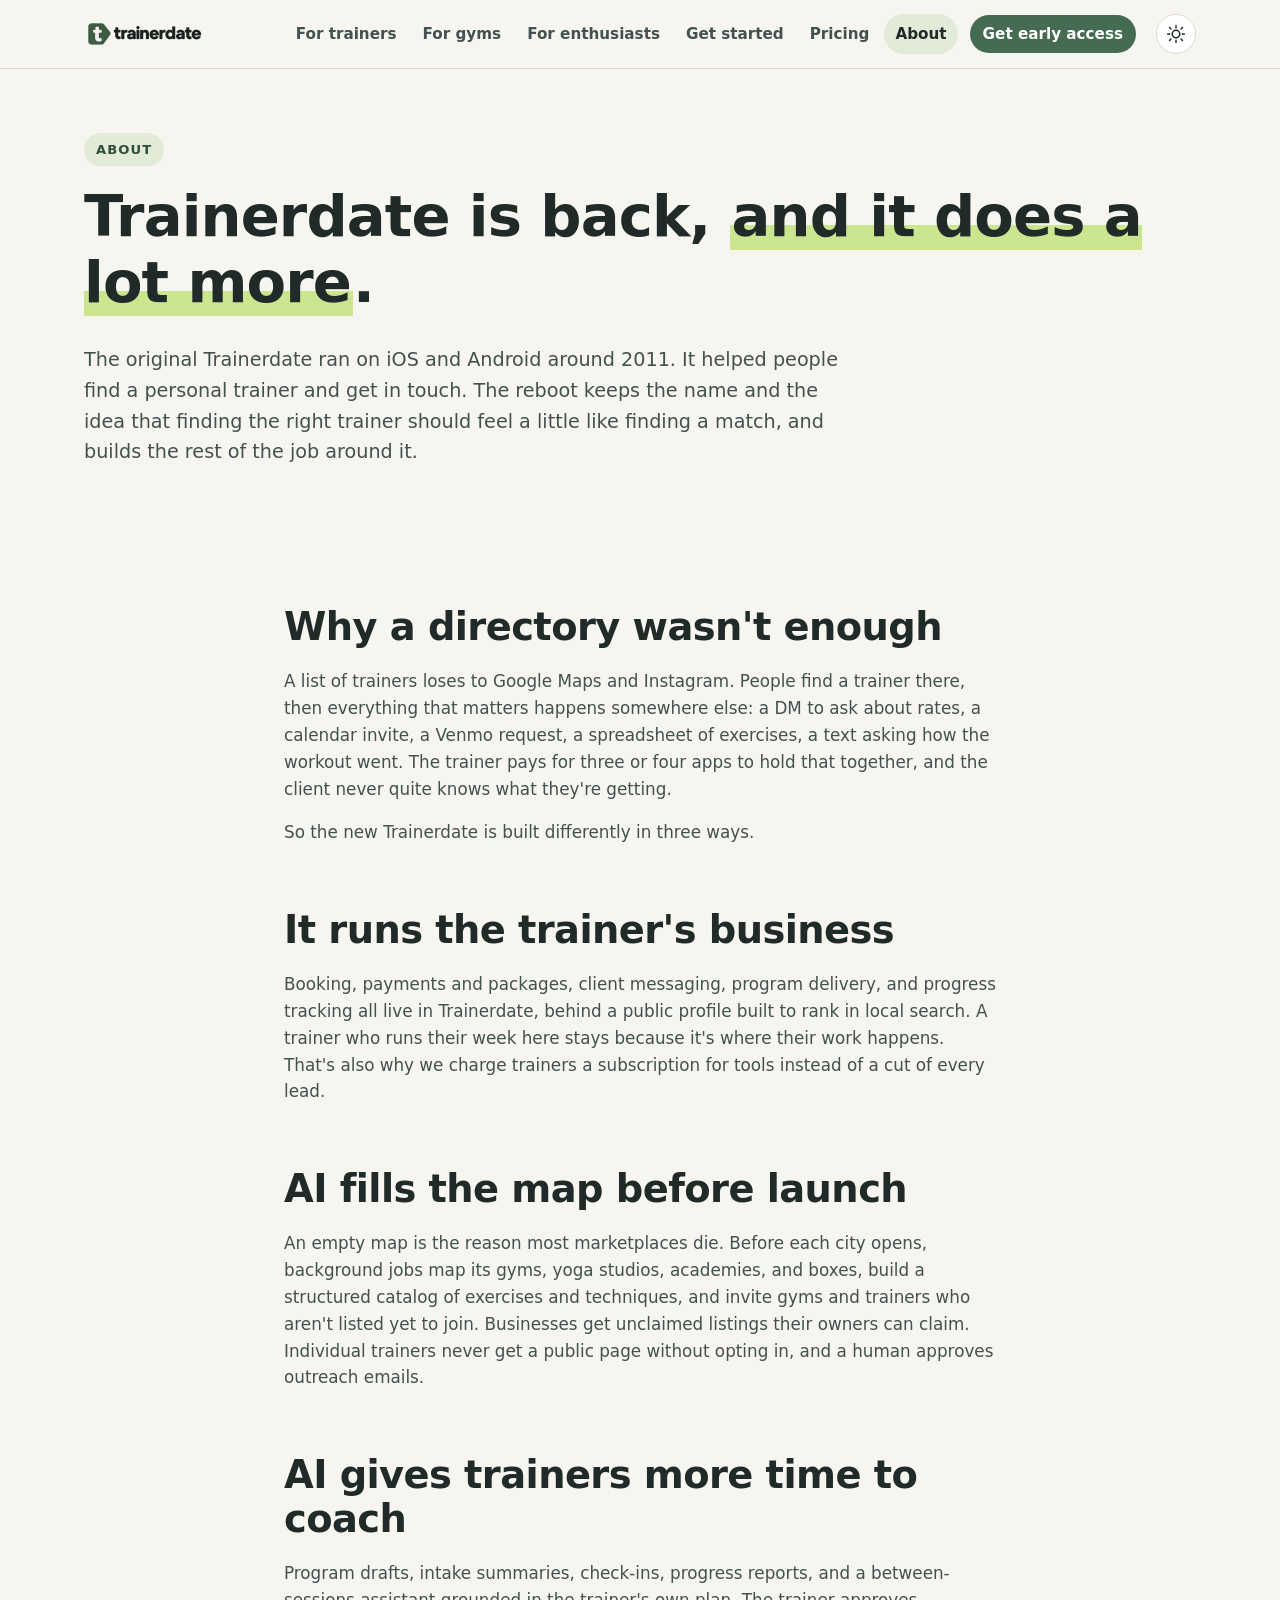
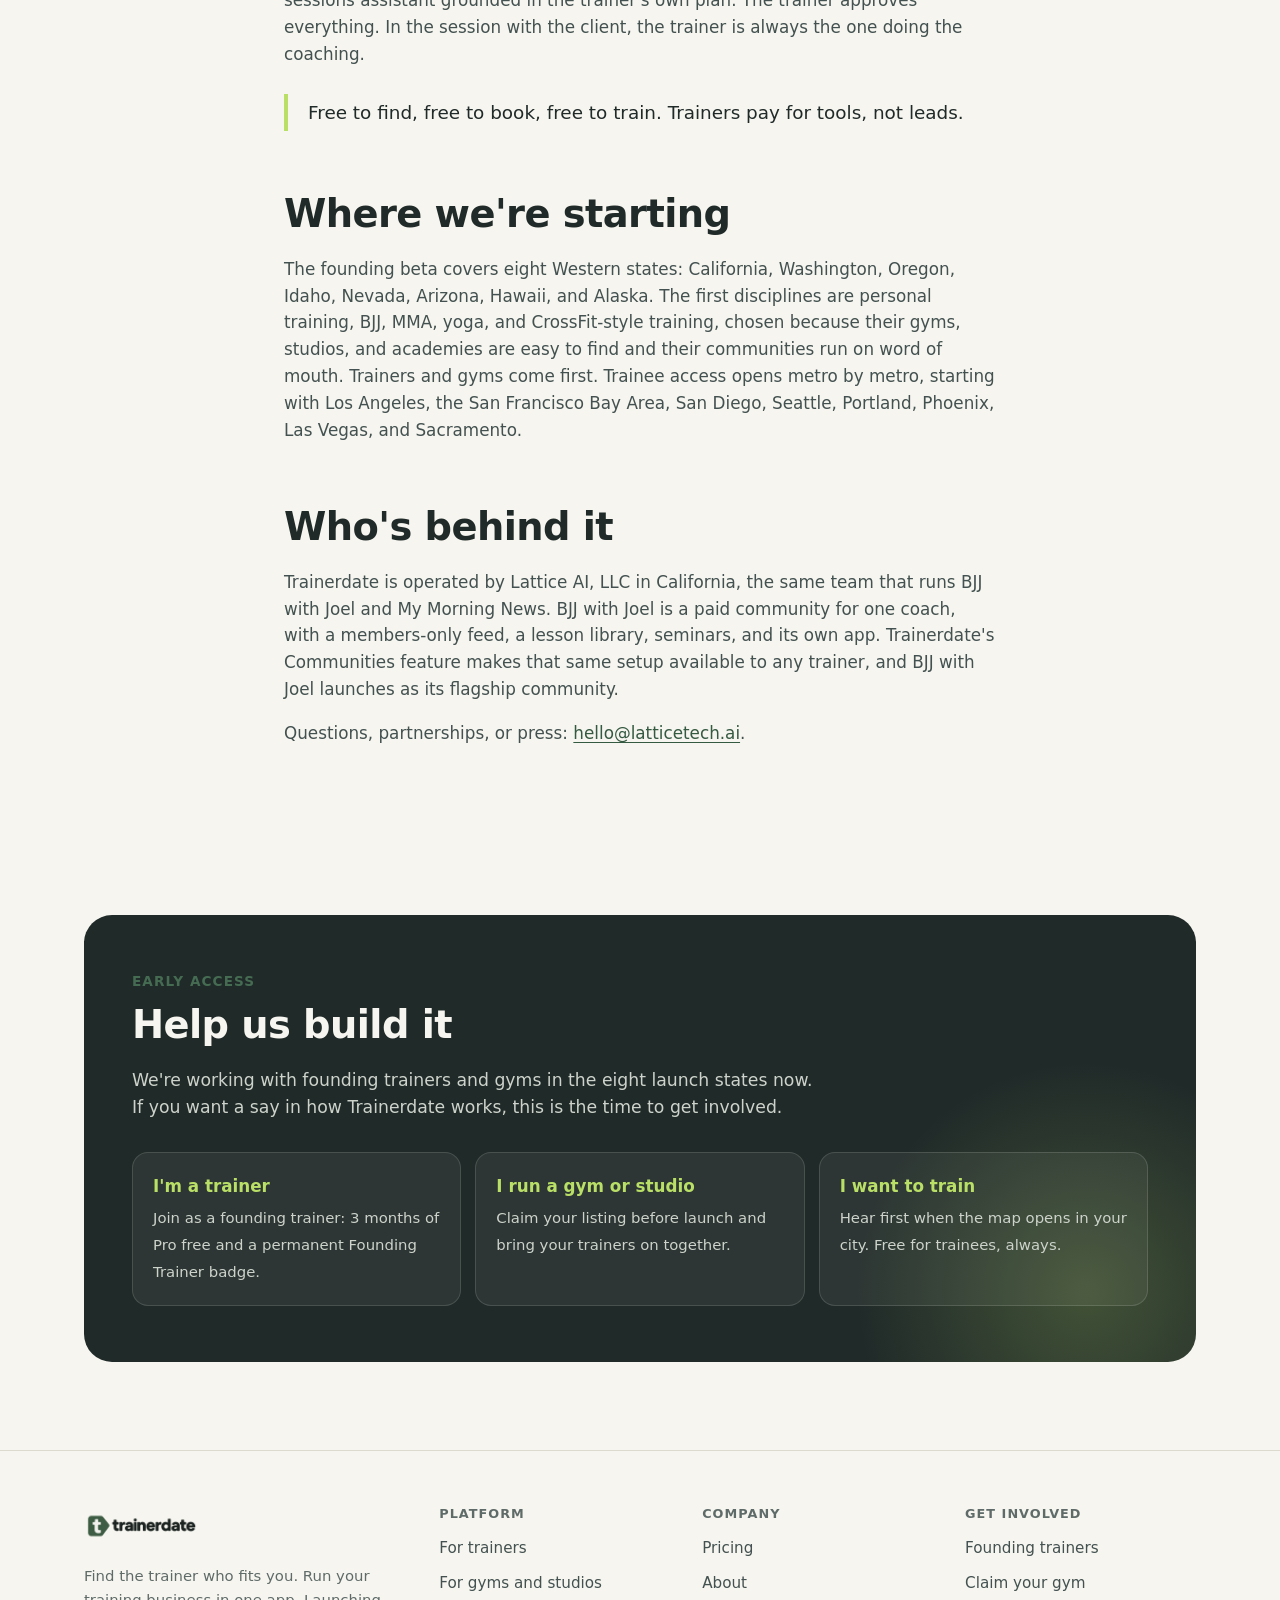
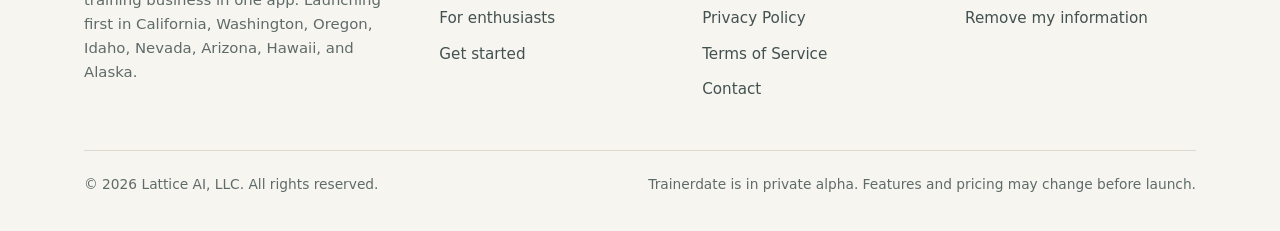
<file: about.html>
<!doctype html>
<html lang="en">
<head>
  <meta charset="utf-8">
  <meta name="viewport" content="width=device-width, initial-scale=1">
  <title>About | Trainerdate</title>
  <meta name="description" content="Trainerdate first launched on iOS and Android around 2011. The reboot is a marketplace and operating system for personal training, run by Lattice AI, LLC.">
  <meta name="theme-color" content="#202A29">
  <link rel="canonical" href="https://trainerdate.com/about.html">
  <link rel="icon" href="assets/favicon.ico" sizes="any">
  <link rel="icon" type="image/png" sizes="192x192" href="assets/icon-192.png">
  <link rel="apple-touch-icon" href="assets/apple-touch-icon.png">
  <meta property="og:type" content="website">
  <meta property="og:site_name" content="Trainerdate">
  <meta property="og:title" content="About | Trainerdate">
  <meta property="og:description" content="Trainerdate first launched on iOS and Android around 2011. The reboot is a marketplace and operating system for personal training, run by Lattice AI, LLC.">
  <meta property="og:url" content="https://trainerdate.com/about.html">
  <meta property="og:image" content="https://trainerdate.com/assets/og-image.png">
  <meta name="twitter:card" content="summary_large_image">
  <meta name="twitter:title" content="About | Trainerdate">
  <meta name="twitter:description" content="Trainerdate first launched on iOS and Android around 2011. The reboot is a marketplace and operating system for personal training, run by Lattice AI, LLC.">
  <meta name="twitter:image" content="https://trainerdate.com/assets/og-image.png">
  <link rel="stylesheet" href="styles.css">
  <script>
    (function () {
      try {
        var t = localStorage.getItem('td-theme');
        if (t === 'light' || t === 'dark') document.documentElement.setAttribute('data-theme', t);
      } catch (e) { /* storage unavailable */ }
    })();
  </script>
</head>
<body>
  <a class="skip-link" href="#main">Skip to content</a>

  <header class="site-header">
    <div class="container header-inner">
      <a class="brand" href="index.html" aria-label="Trainerdate home">
        <img class="logo-light" src="assets/logo-on-light.png" alt="Trainerdate" width="120" height="40">
        <img class="logo-dark" src="assets/logo-on-dark.png" alt="Trainerdate" width="120" height="40">
      </a>
      <nav class="site-nav" id="site-nav" aria-label="Main">
        <a href="trainers.html">For trainers</a>
        <a href="gyms.html">For gyms</a>
        <a href="enthusiasts.html">For enthusiasts</a>
        <a href="get-started.html">Get started</a>
        <a href="pricing.html">Pricing</a>
        <a href="about.html" aria-current="page">About</a>
        <a class="btn btn-primary btn-small" href="#early-access">Get early access</a>
      </nav>
      <div class="header-actions">
        <button class="icon-btn" id="theme-toggle" type="button" aria-label="Switch color theme">
          <svg class="icon-sun" viewBox="0 0 24 24" aria-hidden="true"><circle cx="12" cy="12" r="4.5"/><path d="M12 2v2.5M12 19.5V22M4.2 4.2l1.8 1.8M18 18l1.8 1.8M2 12h2.5M19.5 12H22M4.2 19.8 6 18M18 6l1.8-1.8"/></svg>
          <svg class="icon-moon" viewBox="0 0 24 24" aria-hidden="true"><path d="M20 14.5A8.5 8.5 0 0 1 9.5 4a8.5 8.5 0 1 0 10.5 10.5Z"/></svg>
        </button>
        <button class="icon-btn menu-toggle" id="menu-toggle" type="button" aria-label="Open menu" aria-expanded="false" aria-controls="site-nav">
          <svg viewBox="0 0 24 24" aria-hidden="true"><path d="M4 7h16M4 12h16M4 17h16"/></svg>
        </button>
      </div>
    </div>
  </header>

  <main id="main">
    <section class="hero-simple">
      <div class="container">
        <p class="eyebrow">About</p>
        <h1>Trainerdate is back, <span class="hl">and it does a lot more</span>.</h1>
        <p class="lede">The original Trainerdate ran on iOS and Android around 2011. It helped people find a personal trainer and get in touch. The reboot keeps the name and the idea that finding the right trainer should feel a little like finding a match, and builds the rest of the job around it.</p>
      </div>
    </section>

    <section class="section-tight" style="padding-top: 16px;">
      <div class="container prose">
        <h2>Why a directory wasn't enough</h2>
        <p>A list of trainers loses to Google Maps and Instagram. People find a trainer there, then everything that matters happens somewhere else: a DM to ask about rates, a calendar invite, a Venmo request, a spreadsheet of exercises, a text asking how the workout went. The trainer pays for three or four apps to hold that together, and the client never quite knows what they're getting.</p>
        <p>So the new Trainerdate is built differently in three ways.</p>

        <h2>It runs the trainer's business</h2>
        <p>Booking, payments and packages, client messaging, program delivery, and progress tracking all live in Trainerdate, behind a public profile built to rank in local search. A trainer who runs their week here stays because it's where their work happens. That's also why we charge trainers a subscription for tools instead of a cut of every lead.</p>

        <h2>AI fills the map before launch</h2>
        <p>An empty map is the reason most marketplaces die. Before each city opens, background jobs map its gyms, yoga studios, academies, and boxes, build a structured catalog of exercises and techniques, and invite gyms and trainers who aren't listed yet to join. Businesses get unclaimed listings their owners can claim. Individual trainers never get a public page without opting in, and a human approves outreach emails.</p>

        <h2>AI gives trainers more time to coach</h2>
        <p>Program drafts, intake summaries, check-ins, progress reports, and a between-sessions assistant grounded in the trainer's own plan. The trainer approves everything. In the session with the client, the trainer is always the one doing the coaching.</p>

        <blockquote>Free to find, free to book, free to train. Trainers pay for tools, not leads.</blockquote>

        <h2>Where we're starting</h2>
        <p>The founding beta covers eight Western states: California, Washington, Oregon, Idaho, Nevada, Arizona, Hawaii, and Alaska. The first disciplines are personal training, BJJ, MMA, yoga, and CrossFit-style training, chosen because their gyms, studios, and academies are easy to find and their communities run on word of mouth. Trainers and gyms come first. Trainee access opens metro by metro, starting with Los Angeles, the San Francisco Bay Area, San Diego, Seattle, Portland, Phoenix, Las Vegas, and Sacramento.</p>

        <h2>Who's behind it</h2>
        <p>Trainerdate is operated by Lattice AI, LLC in California, the same team that runs BJJ with Joel and My Morning News. BJJ with Joel is a paid community for one coach, with a members-only feed, a lesson library, seminars, and its own app. Trainerdate's Communities feature makes that same setup available to any trainer, and BJJ with Joel launches as its flagship community.</p>
        <p>Questions, partnerships, or press: <a href="mailto:hello@latticetech.ai?subject=Hello%20Trainerdate">hello@latticetech.ai</a>.</p>
      </div>
    </section>

    <section class="section" id="early-access">
      <div class="container">
        <div class="cta-band">
          <span class="kicker">Early access</span>
          <h2>Help us build it</h2>
          <p>We're working with founding trainers and gyms in the eight launch states now. If you want a say in how Trainerdate works, this is the time to get involved.</p>
          <div class="cta-grid">
            <a class="cta-option" href="mailto:hello@latticetech.ai?subject=Founding%20trainer%20early%20access">
              <b>I'm a trainer</b>
              <span>Join as a founding trainer: 3 months of Pro free and a permanent Founding Trainer badge.</span>
            </a>
            <a class="cta-option" href="mailto:hello@latticetech.ai?subject=Claim%20my%20gym%20on%20Trainerdate">
              <b>I run a gym or studio</b>
              <span>Claim your listing before launch and bring your trainers on together.</span>
            </a>
            <a class="cta-option" href="mailto:hello@latticetech.ai?subject=Trainerdate%20early%20access">
              <b>I want to train</b>
              <span>Hear first when the map opens in your city. Free for trainees, always.</span>
            </a>
          </div>
        </div>
      </div>
    </section>
  </main>

  <footer class="site-footer">
    <div class="container">
      <div class="footer-grid">
        <div class="footer-brand">
          <img class="logo-light" src="assets/logo-on-light.png" alt="Trainerdate" width="114" height="38">
          <img class="logo-dark" src="assets/logo-on-dark.png" alt="Trainerdate" width="114" height="38">
          <p>Find the trainer who fits you. Run your training business in one app. Launching first in California, Washington, Oregon, Idaho, Nevada, Arizona, Hawaii, and Alaska.</p>
        </div>
        <div>
          <h4>Platform</h4>
          <ul>
            <li><a href="trainers.html">For trainers</a></li>
            <li><a href="gyms.html">For gyms and studios</a></li>
            <li><a href="enthusiasts.html">For enthusiasts</a></li>
            <li><a href="get-started.html">Get started</a></li>
          </ul>
        </div>
        <div>
          <h4>Company</h4>
          <ul>
            <li><a href="pricing.html">Pricing</a></li>
            <li><a href="about.html">About</a></li>
            <li><a href="privacy.html">Privacy Policy</a></li>
            <li><a href="terms.html">Terms of Service</a></li>
            <li><a href="mailto:hello@latticetech.ai?subject=Hello%20Trainerdate">Contact</a></li>
          </ul>
        </div>
        <div>
          <h4>Get involved</h4>
          <ul>
            <li><a href="mailto:hello@latticetech.ai?subject=Founding%20trainer%20early%20access">Founding trainers</a></li>
            <li><a href="mailto:hello@latticetech.ai?subject=Claim%20my%20gym%20on%20Trainerdate">Claim your gym</a></li>
            <li><a href="mailto:hello@latticetech.ai?subject=Remove%20my%20information">Remove my information</a></li>
          </ul>
        </div>
      </div>
      <div class="footer-bottom">
        <span>&copy; 2026 Lattice AI, LLC. All rights reserved.</span>
        <span>Trainerdate is in private alpha. Features and pricing may change before launch.</span>
      </div>
    </div>
  </footer>

  <script src="script.js"></script>
</body>
</html>
</file>
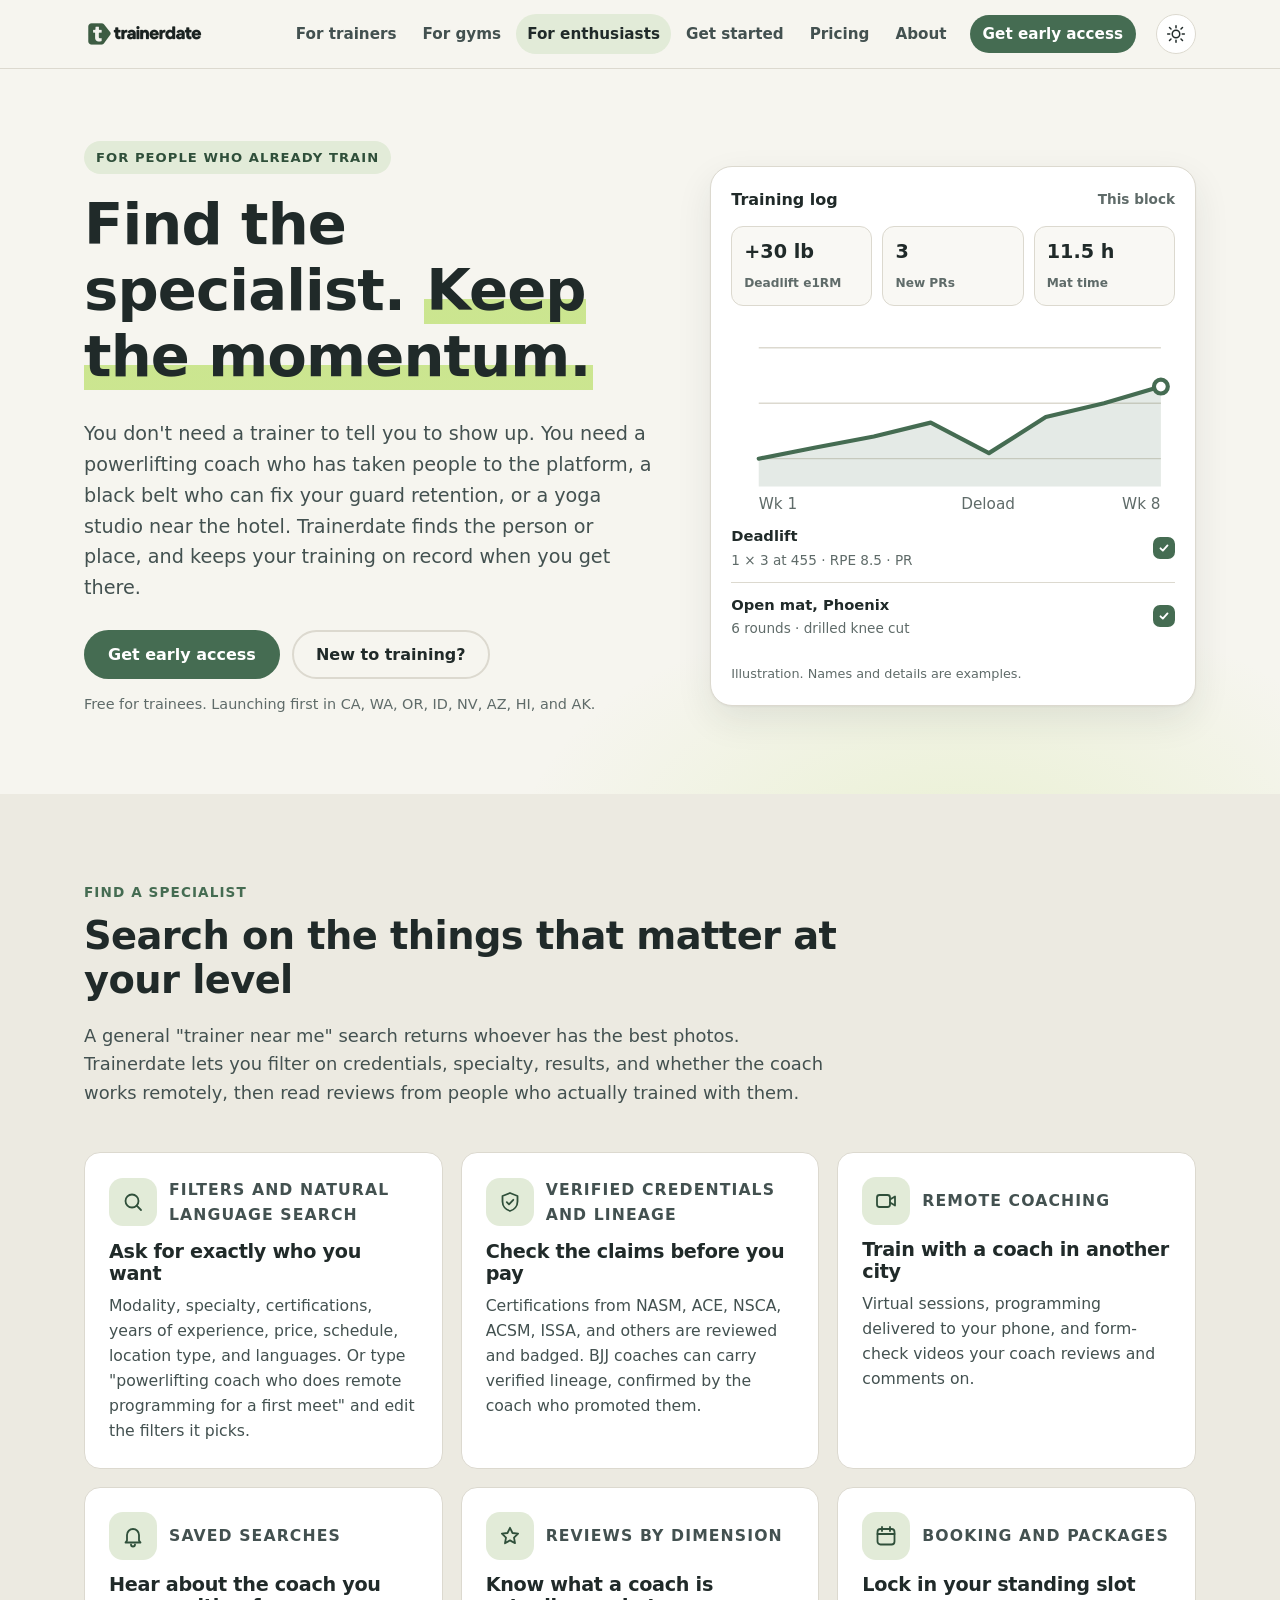
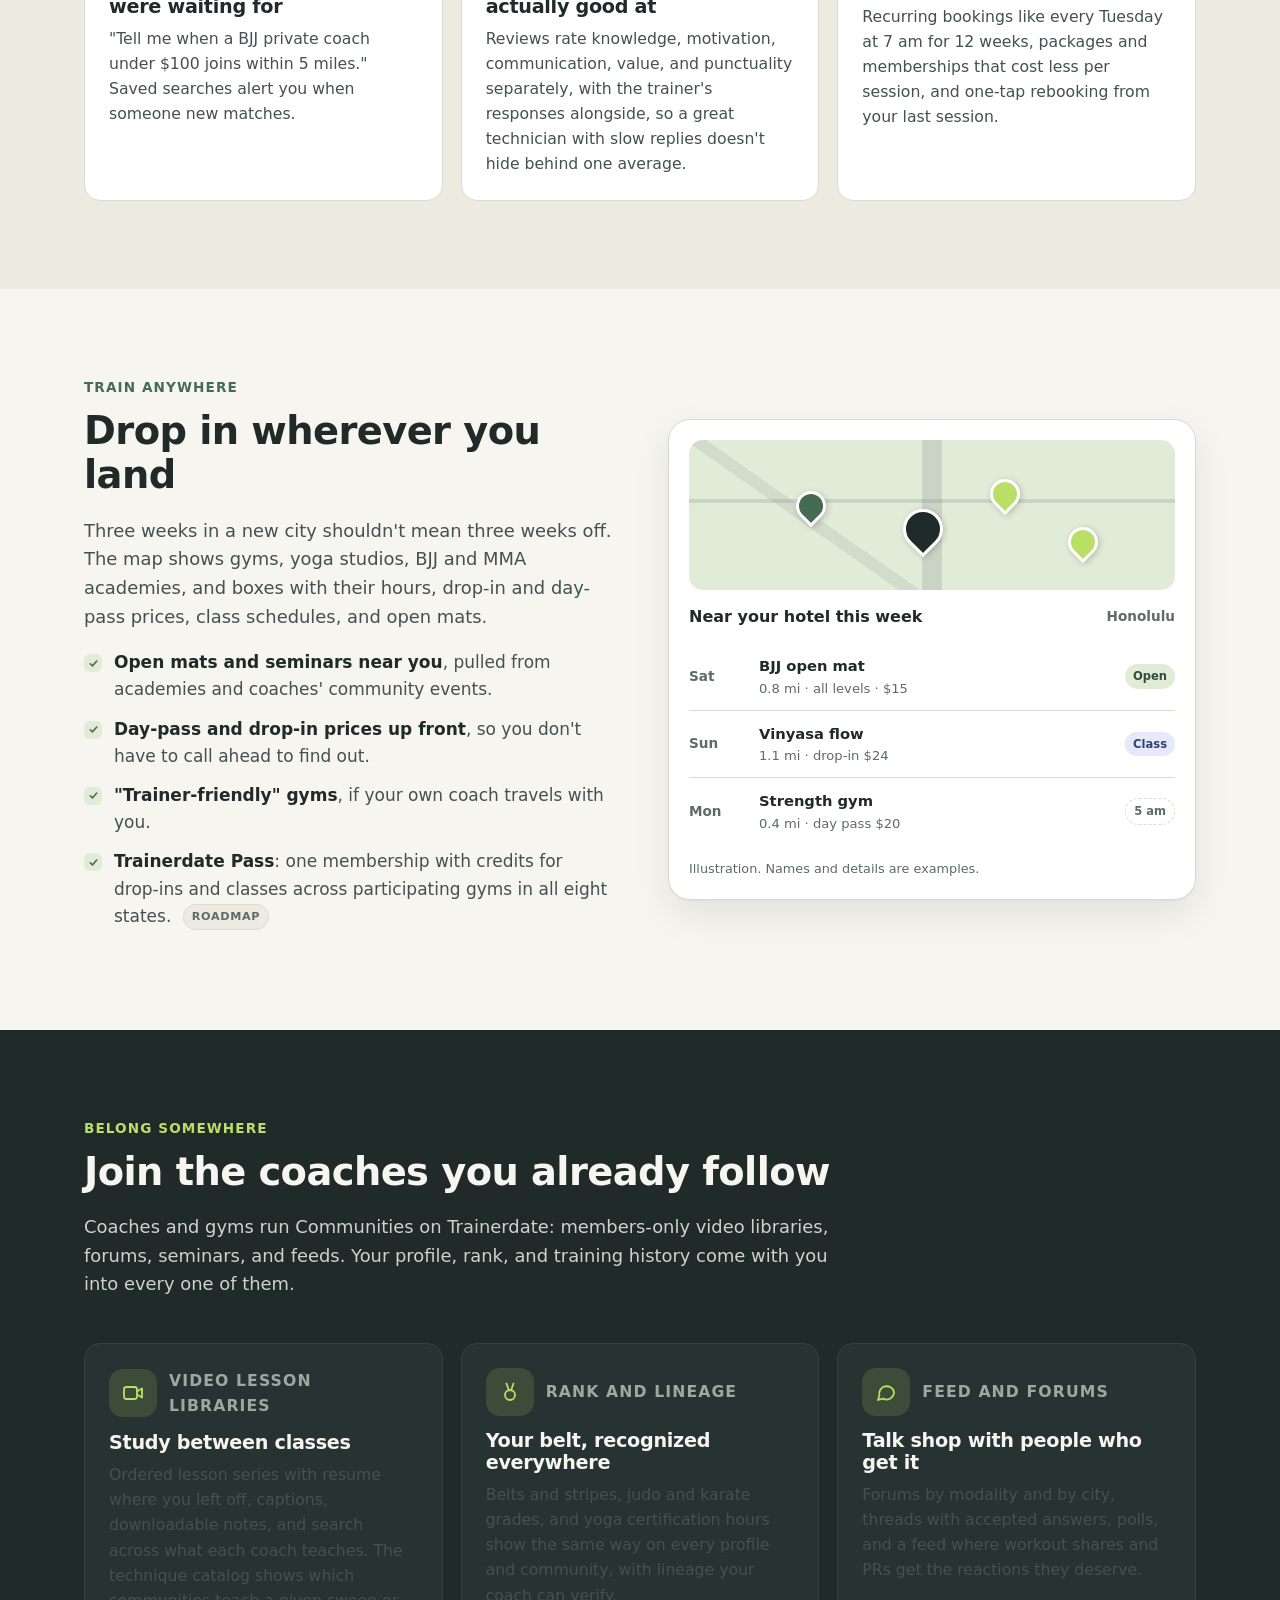
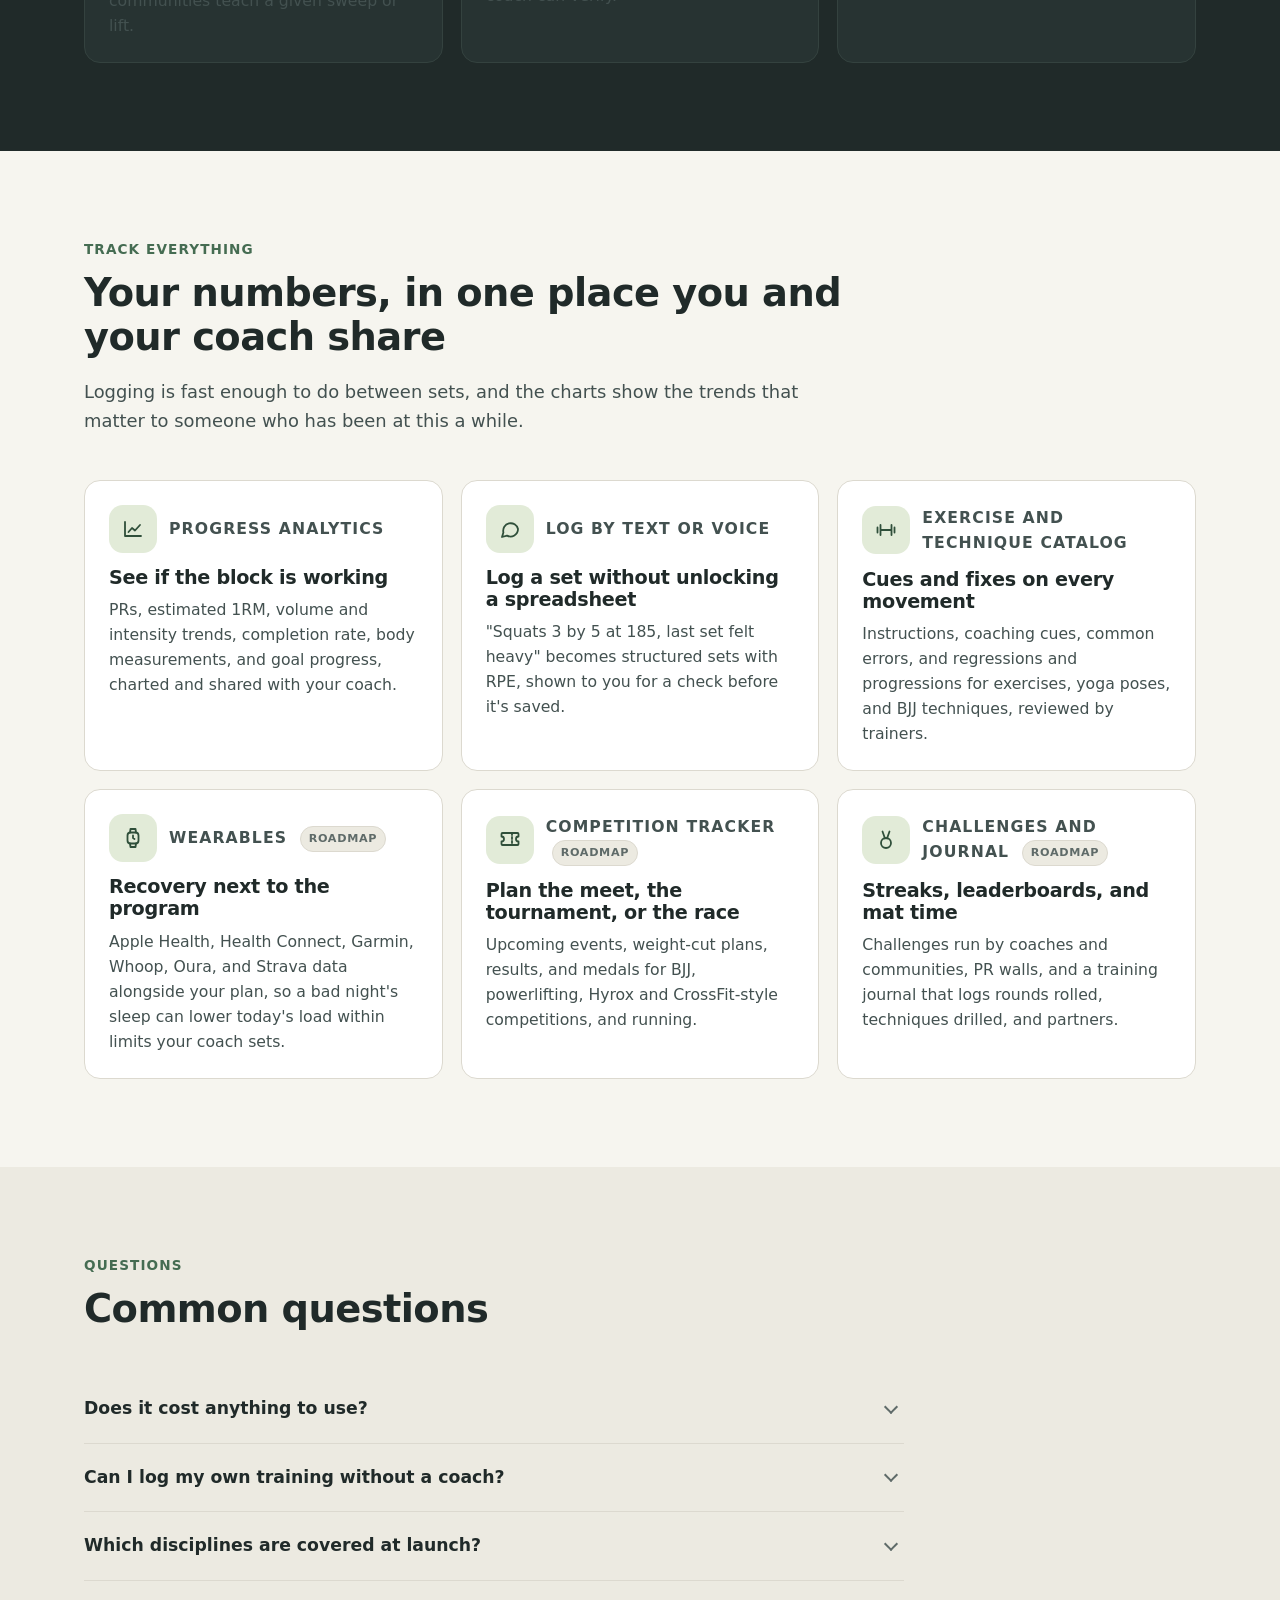
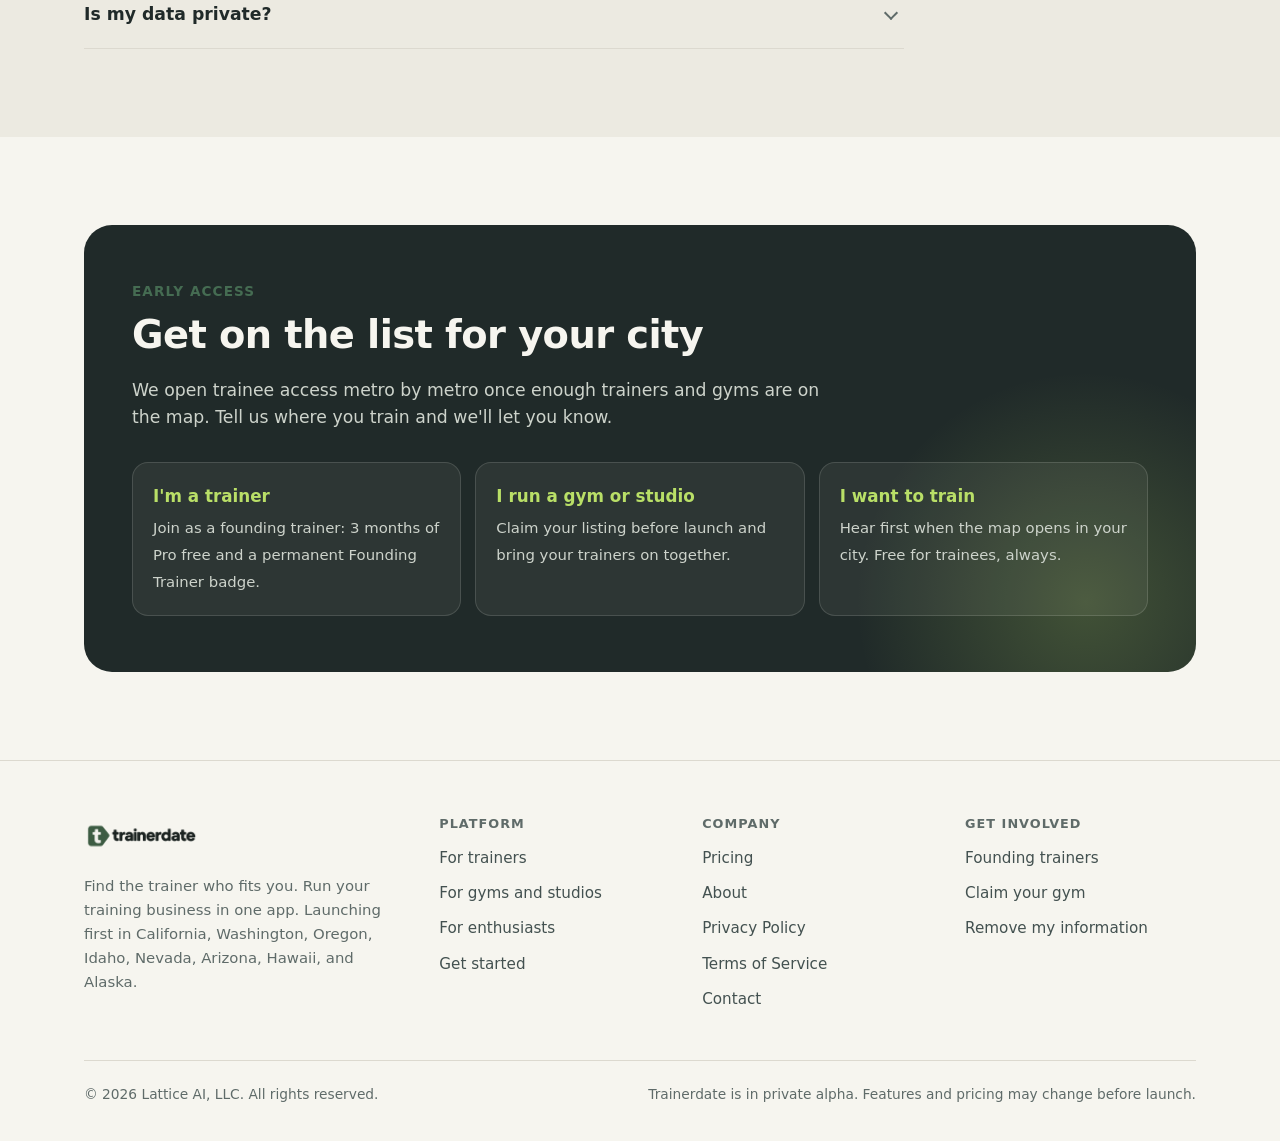
<file: enthusiasts.html>
<!doctype html>
<html lang="en">
<head>
  <meta charset="utf-8">
  <meta name="viewport" content="width=device-width, initial-scale=1">
  <title>For fitness enthusiasts: find the specialist, keep the momentum | Trainerdate</title>
  <meta name="description" content="Find a specialist coach for your meet, your belt, or your race. Drop in at gyms, studios, and open mats wherever you travel. Track every PR, and join the communities of coaches you follow.">
  <meta name="theme-color" content="#202A29">
  <link rel="canonical" href="https://trainerdate.com/enthusiasts.html">
  <link rel="icon" href="assets/favicon.ico" sizes="any">
  <link rel="icon" type="image/png" sizes="192x192" href="assets/icon-192.png">
  <link rel="apple-touch-icon" href="assets/apple-touch-icon.png">
  <meta property="og:type" content="website">
  <meta property="og:site_name" content="Trainerdate">
  <meta property="og:title" content="For fitness enthusiasts: find the specialist, keep the momentum | Trainerdate">
  <meta property="og:description" content="Find a specialist coach for your meet, your belt, or your race. Drop in at gyms, studios, and open mats wherever you travel. Track every PR, and join the communities of coaches you follow.">
  <meta property="og:url" content="https://trainerdate.com/enthusiasts.html">
  <meta property="og:image" content="https://trainerdate.com/assets/og-image.png">
  <meta name="twitter:card" content="summary_large_image">
  <meta name="twitter:title" content="For fitness enthusiasts: find the specialist, keep the momentum | Trainerdate">
  <meta name="twitter:description" content="Find a specialist coach for your meet, your belt, or your race. Drop in at gyms, studios, and open mats wherever you travel. Track every PR, and join the communities of coaches you follow.">
  <meta name="twitter:image" content="https://trainerdate.com/assets/og-image.png">
  <link rel="stylesheet" href="styles.css">
  <script>
    (function () {
      try {
        var t = localStorage.getItem('td-theme');
        if (t === 'light' || t === 'dark') document.documentElement.setAttribute('data-theme', t);
      } catch (e) { /* storage unavailable */ }
    })();
  </script>
</head>
<body>
  <a class="skip-link" href="#main">Skip to content</a>

  <header class="site-header">
    <div class="container header-inner">
      <a class="brand" href="index.html" aria-label="Trainerdate home">
        <img class="logo-light" src="assets/logo-on-light.png" alt="Trainerdate" width="120" height="40">
        <img class="logo-dark" src="assets/logo-on-dark.png" alt="Trainerdate" width="120" height="40">
      </a>
      <nav class="site-nav" id="site-nav" aria-label="Main">
        <a href="trainers.html">For trainers</a>
        <a href="gyms.html">For gyms</a>
        <a href="enthusiasts.html" aria-current="page">For enthusiasts</a>
        <a href="get-started.html">Get started</a>
        <a href="pricing.html">Pricing</a>
        <a href="about.html">About</a>
        <a class="btn btn-primary btn-small" href="#early-access">Get early access</a>
      </nav>
      <div class="header-actions">
        <button class="icon-btn" id="theme-toggle" type="button" aria-label="Switch color theme">
          <svg class="icon-sun" viewBox="0 0 24 24" aria-hidden="true"><circle cx="12" cy="12" r="4.5"/><path d="M12 2v2.5M12 19.5V22M4.2 4.2l1.8 1.8M18 18l1.8 1.8M2 12h2.5M19.5 12H22M4.2 19.8 6 18M18 6l1.8-1.8"/></svg>
          <svg class="icon-moon" viewBox="0 0 24 24" aria-hidden="true"><path d="M20 14.5A8.5 8.5 0 0 1 9.5 4a8.5 8.5 0 1 0 10.5 10.5Z"/></svg>
        </button>
        <button class="icon-btn menu-toggle" id="menu-toggle" type="button" aria-label="Open menu" aria-expanded="false" aria-controls="site-nav">
          <svg viewBox="0 0 24 24" aria-hidden="true"><path d="M4 7h16M4 12h16M4 17h16"/></svg>
        </button>
      </div>
    </div>
  </header>

  <main id="main">
    <section class="hero">
      <div class="container hero-inner">
        <div class="hero-copy">
          <p class="eyebrow">For people who already train</p>
          <h1>Find the specialist. <span class="hl">Keep the momentum.</span></h1>
          <p class="lede">You don't need a trainer to tell you to show up. You need a powerlifting coach who has taken people to the platform, a black belt who can fix your guard retention, or a yoga studio near the hotel. Trainerdate finds the person or place, and keeps your training on record when you get there.</p>
          <div class="cta-row">
            <a class="btn btn-primary" href="mailto:hello@latticetech.ai?subject=Trainerdate%20early%20access">Get early access</a>
            <a class="btn btn-ghost" href="get-started.html">New to training?</a>
          </div>
          <p class="fine-print">Free for trainees. Launching first in CA, WA, OR, ID, NV, AZ, HI, and AK.</p>
        </div>

        <figure class="mock" aria-label="Illustration of a training log with personal records">
          <div class="mock-title"><b>Training log</b><span>This block</span></div>
          <div class="stats">
            <div class="stat"><b>+30 lb</b><span>Deadlift e1RM</span></div>
            <div class="stat"><b>3</b><span>New PRs</span></div>
            <div class="stat"><b>11.5 h</b><span>Mat time</span></div>
          </div>
          <svg class="chart" viewBox="0 0 320 140" role="img" aria-label="Weekly training volume trending upward over eight weeks with a deload in week five">
            <line class="grid" x1="20" y1="20" x2="310" y2="20"/><line class="grid" x1="20" y1="60" x2="310" y2="60"/><line class="grid" x1="20" y1="100" x2="310" y2="100"/>
            <path class="area" d="M20 100 L61 92 L103 84 L144 74 L186 96 L227 70 L269 60 L310 48 L310 120 L20 120 Z"/>
            <path class="line" d="M20 100 L61 92 L103 84 L144 74 L186 96 L227 70 L269 60 L310 48"/>
            <circle class="dot" cx="310" cy="48" r="5"/>
            <text x="20" y="136">Wk 1</text><text x="166" y="136">Deload</text><text x="282" y="136">Wk 8</text>
          </svg>
          <ul class="workout">
            <li><span><span class="ex">Deadlift</span><br><span class="rx">1 &times; 3 at 455 &middot; RPE 8.5 &middot; PR</span></span><span class="check done"></span></li>
            <li><span><span class="ex">Open mat, Phoenix</span><br><span class="rx">6 rounds &middot; drilled knee cut</span></span><span class="check done"></span></li>
          </ul>
          <figcaption>Illustration. Names and details are examples.</figcaption>
        </figure>
      </div>
    </section>

    <section class="section section-alt">
      <div class="container">
        <div class="section-head">
          <span class="kicker">Find a specialist</span>
          <h2>Search on the things that matter at your level</h2>
          <p class="section-lede">A general "trainer near me" search returns whoever has the best photos. Trainerdate lets you filter on credentials, specialty, results, and whether the coach works remotely, then read reviews from people who actually trained with them.</p>
        </div>
        <div class="caps">
          <article class="cap">
            <div class="cap-top"><span class="icon-tile"><svg viewBox="0 0 24 24" aria-hidden="true"><circle cx="11" cy="11" r="6.5"/><path d="M20 20l-4.3-4.3"/></svg></span><p class="cap-label">Filters and natural language search</p></div>
            <h3>Ask for exactly who you want</h3>
            <p>Modality, specialty, certifications, years of experience, price, schedule, location type, and languages. Or type "powerlifting coach who does remote programming for a first meet" and edit the filters it picks.</p>
          </article>
          <article class="cap">
            <div class="cap-top"><span class="icon-tile"><svg viewBox="0 0 24 24" aria-hidden="true"><path d="M12 3l7.5 3v5.5c0 4.6-3.2 8.3-7.5 9.5-4.3-1.2-7.5-4.9-7.5-9.5V6Z"/><path d="M8.8 12.2l2.2 2.2 4.3-4.6"/></svg></span><p class="cap-label">Verified credentials and lineage</p></div>
            <h3>Check the claims before you pay</h3>
            <p>Certifications from NASM, ACE, NSCA, ACSM, ISSA, and others are reviewed and badged. BJJ coaches can carry verified lineage, confirmed by the coach who promoted them.</p>
          </article>
          <article class="cap">
            <div class="cap-top"><span class="icon-tile"><svg viewBox="0 0 24 24" aria-hidden="true"><rect x="3" y="6" width="13" height="12" rx="2.5"/><path d="M16 10.5l5-3v9l-5-3"/></svg></span><p class="cap-label">Remote coaching</p></div>
            <h3>Train with a coach in another city</h3>
            <p>Virtual sessions, programming delivered to your phone, and form-check videos your coach reviews and comments on.</p>
          </article>
          <article class="cap">
            <div class="cap-top"><span class="icon-tile"><svg viewBox="0 0 24 24" aria-hidden="true"><path d="M6 16.5V11a6 6 0 0 1 12 0v5.5l1.5 2h-15Z"/><path d="M10 20.5a2 2 0 0 0 4 0"/></svg></span><p class="cap-label">Saved searches</p></div>
            <h3>Hear about the coach you were waiting for</h3>
            <p>"Tell me when a BJJ private coach under $100 joins within 5 miles." Saved searches alert you when someone new matches.</p>
          </article>
          <article class="cap">
            <div class="cap-top"><span class="icon-tile"><svg viewBox="0 0 24 24" aria-hidden="true"><path d="M12 3.8l2.5 5.2 5.6.7-4.1 3.9 1 5.6-5-2.8-5 2.8 1-5.6-4.1-3.9 5.6-.7Z"/></svg></span><p class="cap-label">Reviews by dimension</p></div>
            <h3>Know what a coach is actually good at</h3>
            <p>Reviews rate knowledge, motivation, communication, value, and punctuality separately, with the trainer's responses alongside, so a great technician with slow replies doesn't hide behind one average.</p>
          </article>
          <article class="cap">
            <div class="cap-top"><span class="icon-tile"><svg viewBox="0 0 24 24" aria-hidden="true"><rect x="3.5" y="5" width="17" height="15.5" rx="3"/><path d="M3.5 10h17M8 3v4M16 3v4"/></svg></span><p class="cap-label">Booking and packages</p></div>
            <h3>Lock in your standing slot</h3>
            <p>Recurring bookings like every Tuesday at 7 am for 12 weeks, packages and memberships that cost less per session, and one-tap rebooking from your last session.</p>
          </article>
        </div>
      </div>
    </section>

    <section class="section">
      <div class="container">
        <div class="feature-row">
          <div class="feature-copy">
            <span class="kicker">Train anywhere</span>
            <h2>Drop in wherever you land</h2>
            <p class="section-lede">Three weeks in a new city shouldn't mean three weeks off. The map shows gyms, yoga studios, BJJ and MMA academies, and boxes with their hours, drop-in and day-pass prices, class schedules, and open mats.</p>
            <ul class="points">
              <li><strong>Open mats and seminars near you</strong>, pulled from academies and coaches' community events.</li>
              <li><strong>Day-pass and drop-in prices up front</strong>, so you don't have to call ahead to find out.</li>
              <li><strong>"Trainer-friendly" gyms</strong>, if your own coach travels with you.</li>
              <li><strong>Trainerdate Pass</strong>: one membership with credits for drop-ins and classes across participating gyms in all eight states. <span class="tag-soon">Roadmap</span></li>
            </ul>
          </div>
          <figure class="mock" aria-label="Illustration of nearby open mats">
            <div class="listing-map" aria-hidden="true">
              <span class="pin" style="left: 22%; top: 34%;"></span>
              <span class="pin leaf" style="left: 62%; top: 26%;"></span>
              <span class="pin big" style="left: 44%; top: 46%;"></span>
              <span class="pin leaf" style="left: 78%; top: 58%;"></span>
            </div>
            <div class="mock-title"><b>Near your hotel this week</b><span>Honolulu</span></div>
            <ul class="agenda">
              <li><time>Sat</time><span class="who">BJJ open mat<span class="what">0.8 mi &middot; all levels &middot; $15</span></span><span class="pill paid">Open</span></li>
              <li><time>Sun</time><span class="who">Vinyasa flow<span class="what">1.1 mi &middot; drop-in $24</span></span><span class="pill pack">Class</span></li>
              <li><time>Mon</time><span class="who">Strength gym<span class="what">0.4 mi &middot; day pass $20</span></span><span class="pill gap">5 am</span></li>
            </ul>
            <figcaption>Illustration. Names and details are examples.</figcaption>
          </figure>
        </div>
      </div>
    </section>

    <section class="section band-dark">
      <div class="container">
        <div class="section-head">
          <span class="kicker">Belong somewhere</span>
          <h2>Join the coaches you already follow</h2>
          <p class="section-lede">Coaches and gyms run Communities on Trainerdate: members-only video libraries, forums, seminars, and feeds. Your profile, rank, and training history come with you into every one of them.</p>
        </div>
        <div class="caps">
          <article class="cap">
            <div class="cap-top"><span class="icon-tile"><svg viewBox="0 0 24 24" aria-hidden="true"><rect x="3" y="6" width="13" height="12" rx="2.5"/><path d="M16 10.5l5-3v9l-5-3"/></svg></span><p class="cap-label">Video lesson libraries</p></div>
            <h3>Study between classes</h3>
            <p>Ordered lesson series with resume where you left off, captions, downloadable notes, and search across what each coach teaches. The technique catalog shows which communities teach a given sweep or lift.</p>
          </article>
          <article class="cap">
            <div class="cap-top"><span class="icon-tile"><svg viewBox="0 0 24 24" aria-hidden="true"><circle cx="12" cy="15" r="5"/><path d="M8.5 3.5l2.5 7M15.5 3.5l-2.5 7"/></svg></span><p class="cap-label">Rank and lineage</p></div>
            <h3>Your belt, recognized everywhere</h3>
            <p>Belts and stripes, judo and karate grades, and yoga certification hours show the same way on every profile and community, with lineage your coach can verify.</p>
          </article>
          <article class="cap">
            <div class="cap-top"><span class="icon-tile"><svg viewBox="0 0 24 24" aria-hidden="true"><path d="M20 12a7.5 7.5 0 0 1-11 6.6L4 20l1.4-4.5A7.5 7.5 0 1 1 20 12Z"/></svg></span><p class="cap-label">Feed and forums</p></div>
            <h3>Talk shop with people who get it</h3>
            <p>Forums by modality and by city, threads with accepted answers, polls, and a feed where workout shares and PRs get the reactions they deserve.</p>
          </article>
        </div>
      </div>
    </section>

    <section class="section">
      <div class="container">
        <div class="section-head">
          <span class="kicker">Track everything</span>
          <h2>Your numbers, in one place you and your coach share</h2>
          <p class="section-lede">Logging is fast enough to do between sets, and the charts show the trends that matter to someone who has been at this a while.</p>
        </div>
        <div class="caps">
          <article class="cap">
            <div class="cap-top"><span class="icon-tile"><svg viewBox="0 0 24 24" aria-hidden="true"><path d="M4 19V5M4 19h16"/><path d="M7.5 15l3.5-4 3 2.5L19 8"/></svg></span><p class="cap-label">Progress analytics</p></div>
            <h3>See if the block is working</h3>
            <p>PRs, estimated 1RM, volume and intensity trends, completion rate, body measurements, and goal progress, charted and shared with your coach.</p>
          </article>
          <article class="cap">
            <div class="cap-top"><span class="icon-tile"><svg viewBox="0 0 24 24" aria-hidden="true"><path d="M20 12a7.5 7.5 0 0 1-11 6.6L4 20l1.4-4.5A7.5 7.5 0 1 1 20 12Z"/></svg></span><p class="cap-label">Log by text or voice</p></div>
            <h3>Log a set without unlocking a spreadsheet</h3>
            <p>"Squats 3 by 5 at 185, last set felt heavy" becomes structured sets with RPE, shown to you for a check before it's saved.</p>
          </article>
          <article class="cap">
            <div class="cap-top"><span class="icon-tile"><svg viewBox="0 0 24 24" aria-hidden="true"><path d="M6.5 7v10M17.5 7v10M3.5 9.5v5M20.5 9.5v5M6.5 12h11"/></svg></span><p class="cap-label">Exercise and technique catalog</p></div>
            <h3>Cues and fixes on every movement</h3>
            <p>Instructions, coaching cues, common errors, and regressions and progressions for exercises, yoga poses, and BJJ techniques, reviewed by trainers.</p>
          </article>
          <article class="cap">
            <div class="cap-top"><span class="icon-tile"><svg viewBox="0 0 24 24" aria-hidden="true"><rect x="6.5" y="6.5" width="11" height="11" rx="3"/><path d="M9 6.5L9.5 3h5l.5 3.5M9 17.5l.5 3.5h5l.5-3.5M12 9.5V12l1.5 1"/></svg></span><p class="cap-label">Wearables <span class="tag-soon">Roadmap</span></p></div>
            <h3>Recovery next to the program</h3>
            <p>Apple Health, Health Connect, Garmin, Whoop, Oura, and Strava data alongside your plan, so a bad night's sleep can lower today's load within limits your coach sets.</p>
          </article>
          <article class="cap">
            <div class="cap-top"><span class="icon-tile"><svg viewBox="0 0 24 24" aria-hidden="true"><path d="M3.5 8.5V6a1 1 0 0 1 1-1h15a1 1 0 0 1 1 1v2.5a2.5 2.5 0 0 0 0 5V16a1 1 0 0 1-1 1h-15a1 1 0 0 1-1-1v-2.5a2.5 2.5 0 0 0 0-5Z"/><path d="M14 5v12" stroke-dasharray="2 2"/></svg></span><p class="cap-label">Competition tracker <span class="tag-soon">Roadmap</span></p></div>
            <h3>Plan the meet, the tournament, or the race</h3>
            <p>Upcoming events, weight-cut plans, results, and medals for BJJ, powerlifting, Hyrox and CrossFit-style competitions, and running.</p>
          </article>
          <article class="cap">
            <div class="cap-top"><span class="icon-tile"><svg viewBox="0 0 24 24" aria-hidden="true"><circle cx="12" cy="15" r="5"/><path d="M8.5 3.5l2.5 7M15.5 3.5l-2.5 7"/></svg></span><p class="cap-label">Challenges and journal <span class="tag-soon">Roadmap</span></p></div>
            <h3>Streaks, leaderboards, and mat time</h3>
            <p>Challenges run by coaches and communities, PR walls, and a training journal that logs rounds rolled, techniques drilled, and partners.</p>
          </article>
        </div>
      </div>
    </section>

    <section class="section section-alt">
      <div class="container">
        <div class="section-head">
          <span class="kicker">Questions</span>
          <h2>Common questions</h2>
        </div>
        <div class="faq">
          <details>
            <summary>Does it cost anything to use?</summary>
            <p>No. Searching, booking, logging, progress tracking, and joining free communities are free. You pay coaches for their sessions and communities for paid tiers.</p>
          </details>
          <details>
            <summary>Can I log my own training without a coach?</summary>
            <p>Yes. The training log, catalog, and progress charts work on their own. If you start with a coach later, they see your history from day one (only if you share it).</p>
          </details>
          <details>
            <summary>Which disciplines are covered at launch?</summary>
            <p>Personal training, BJJ, MMA, yoga, and CrossFit-style training, with Pilates, boxing, Muay Thai, kettlebell, running, and the rest of the modality list following.</p>
          </details>
          <details>
            <summary>Is my data private?</summary>
            <p>Your profile and progress are private unless you choose to share them. Health questionnaires go only to trainers you book, and wearable data will require consent for each data type.</p>
          </details>
        </div>
      </div>
    </section>

    <section class="section" id="early-access">
      <div class="container">
        <div class="cta-band">
          <span class="kicker">Early access</span>
          <h2>Get on the list for your city</h2>
          <p>We open trainee access metro by metro once enough trainers and gyms are on the map. Tell us where you train and we'll let you know.</p>
          <div class="cta-grid">
            <a class="cta-option" href="mailto:hello@latticetech.ai?subject=Founding%20trainer%20early%20access">
              <b>I'm a trainer</b>
              <span>Join as a founding trainer: 3 months of Pro free and a permanent Founding Trainer badge.</span>
            </a>
            <a class="cta-option" href="mailto:hello@latticetech.ai?subject=Claim%20my%20gym%20on%20Trainerdate">
              <b>I run a gym or studio</b>
              <span>Claim your listing before launch and bring your trainers on together.</span>
            </a>
            <a class="cta-option" href="mailto:hello@latticetech.ai?subject=Trainerdate%20early%20access">
              <b>I want to train</b>
              <span>Hear first when the map opens in your city. Free for trainees, always.</span>
            </a>
          </div>
        </div>
      </div>
    </section>
  </main>

  <footer class="site-footer">
    <div class="container">
      <div class="footer-grid">
        <div class="footer-brand">
          <img class="logo-light" src="assets/logo-on-light.png" alt="Trainerdate" width="114" height="38">
          <img class="logo-dark" src="assets/logo-on-dark.png" alt="Trainerdate" width="114" height="38">
          <p>Find the trainer who fits you. Run your training business in one app. Launching first in California, Washington, Oregon, Idaho, Nevada, Arizona, Hawaii, and Alaska.</p>
        </div>
        <div>
          <h4>Platform</h4>
          <ul>
            <li><a href="trainers.html">For trainers</a></li>
            <li><a href="gyms.html">For gyms and studios</a></li>
            <li><a href="enthusiasts.html">For enthusiasts</a></li>
            <li><a href="get-started.html">Get started</a></li>
          </ul>
        </div>
        <div>
          <h4>Company</h4>
          <ul>
            <li><a href="pricing.html">Pricing</a></li>
            <li><a href="about.html">About</a></li>
            <li><a href="privacy.html">Privacy Policy</a></li>
            <li><a href="terms.html">Terms of Service</a></li>
            <li><a href="mailto:hello@latticetech.ai?subject=Hello%20Trainerdate">Contact</a></li>
          </ul>
        </div>
        <div>
          <h4>Get involved</h4>
          <ul>
            <li><a href="mailto:hello@latticetech.ai?subject=Founding%20trainer%20early%20access">Founding trainers</a></li>
            <li><a href="mailto:hello@latticetech.ai?subject=Claim%20my%20gym%20on%20Trainerdate">Claim your gym</a></li>
            <li><a href="mailto:hello@latticetech.ai?subject=Remove%20my%20information">Remove my information</a></li>
          </ul>
        </div>
      </div>
      <div class="footer-bottom">
        <span>&copy; 2026 Lattice AI, LLC. All rights reserved.</span>
        <span>Trainerdate is in private alpha. Features and pricing may change before launch.</span>
      </div>
    </div>
  </footer>

  <script src="script.js"></script>
</body>
</html>
</file>
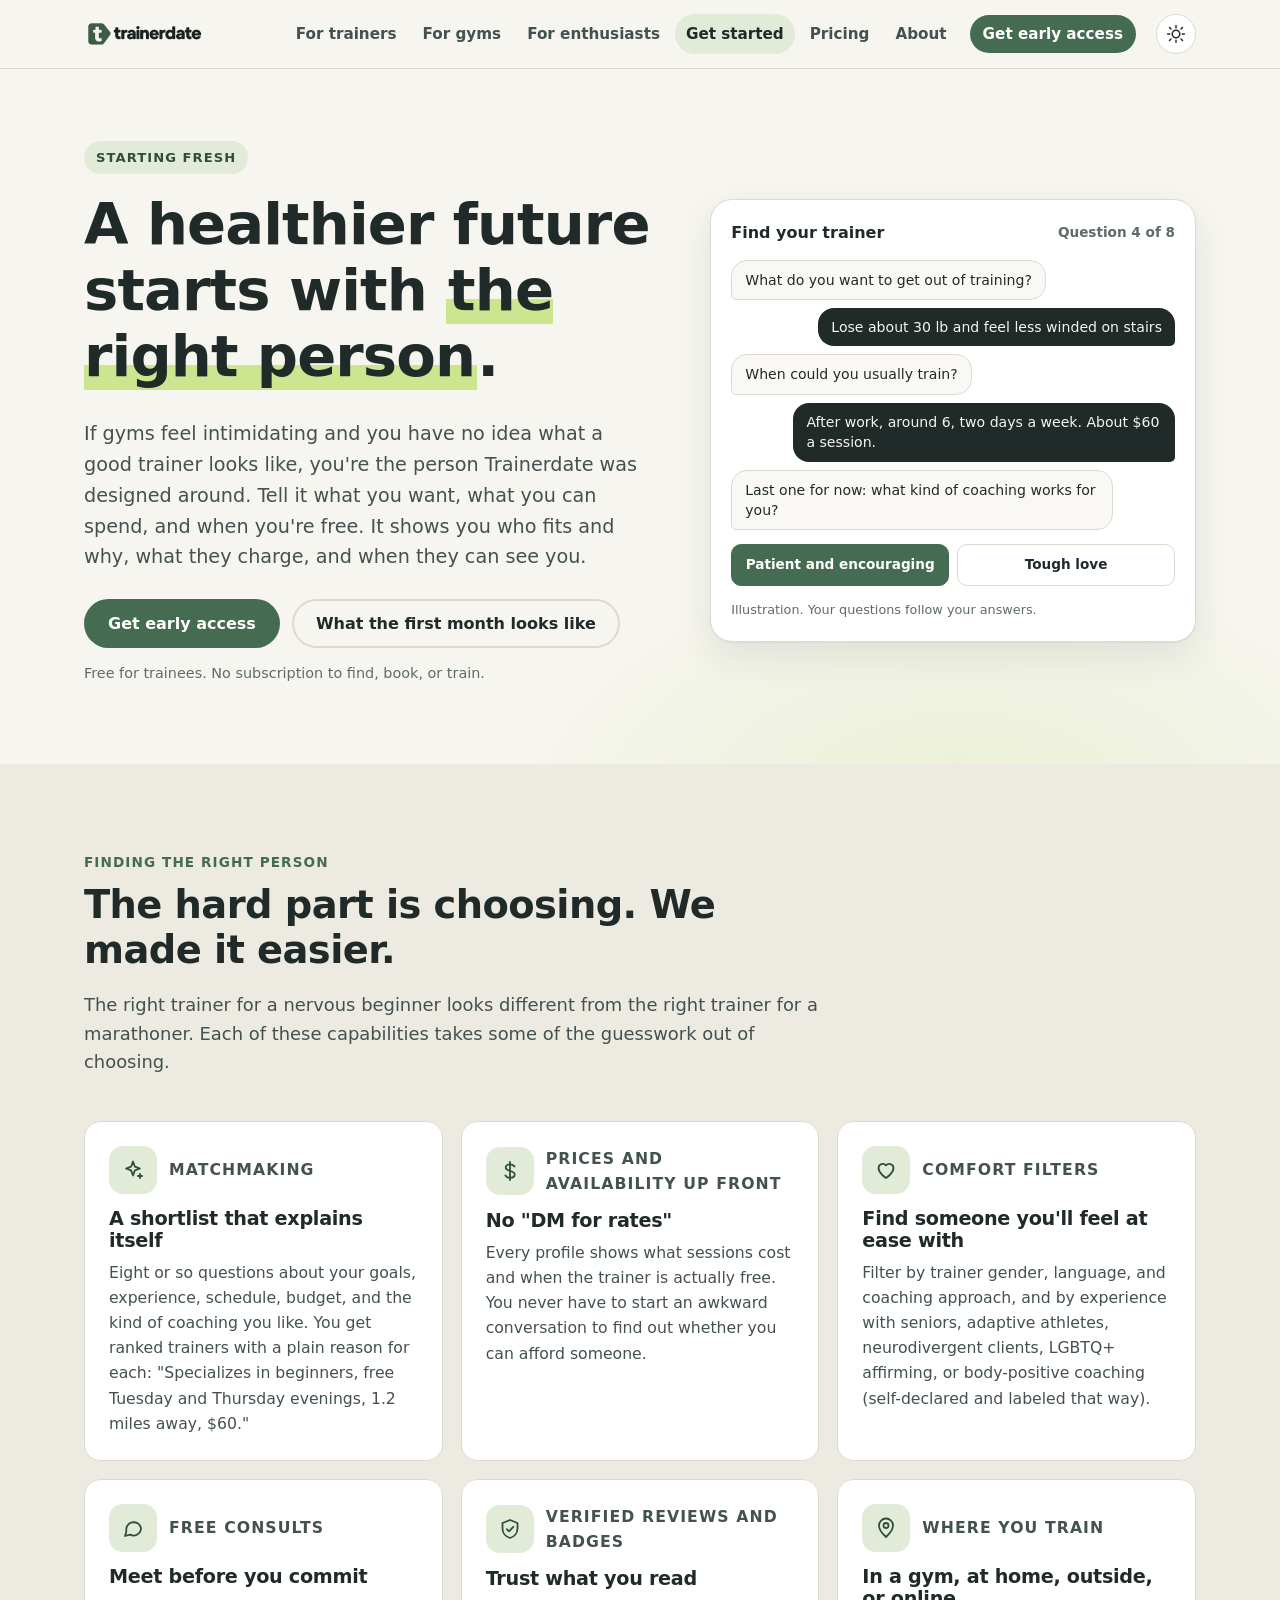
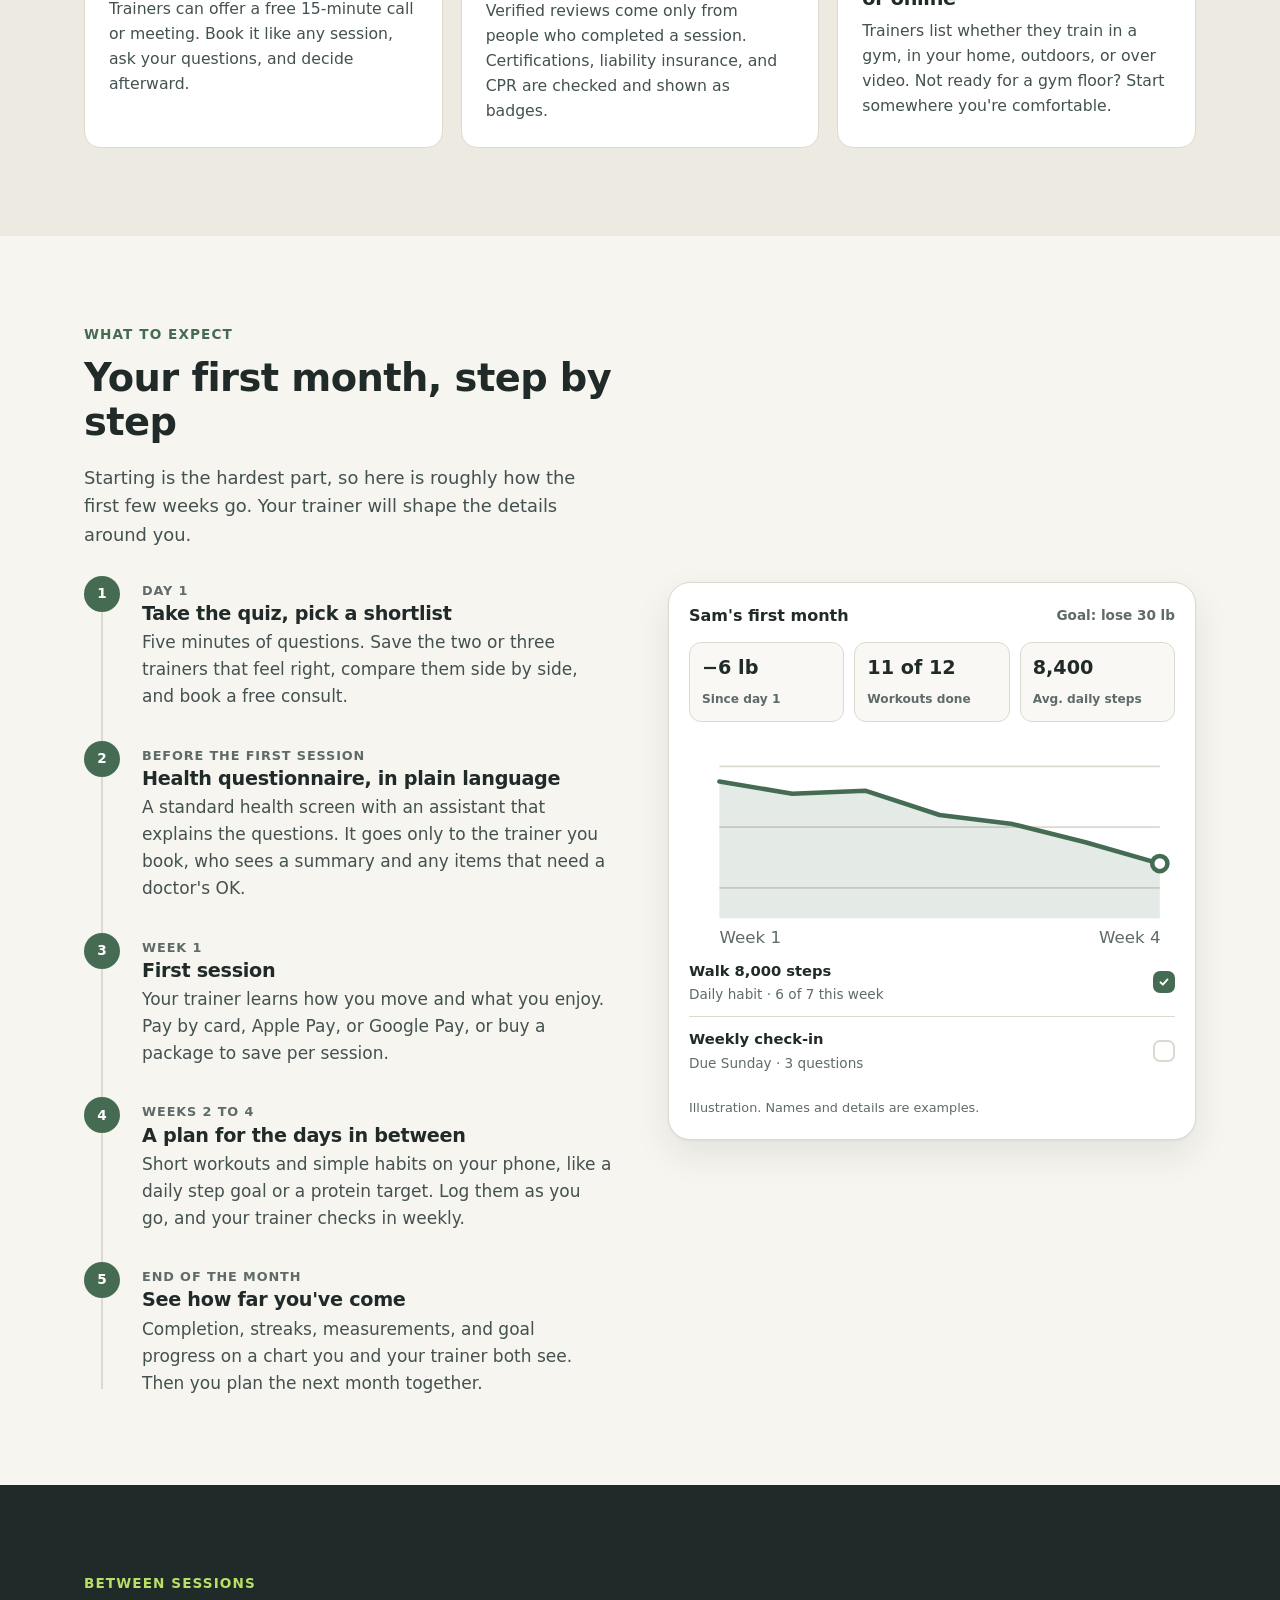
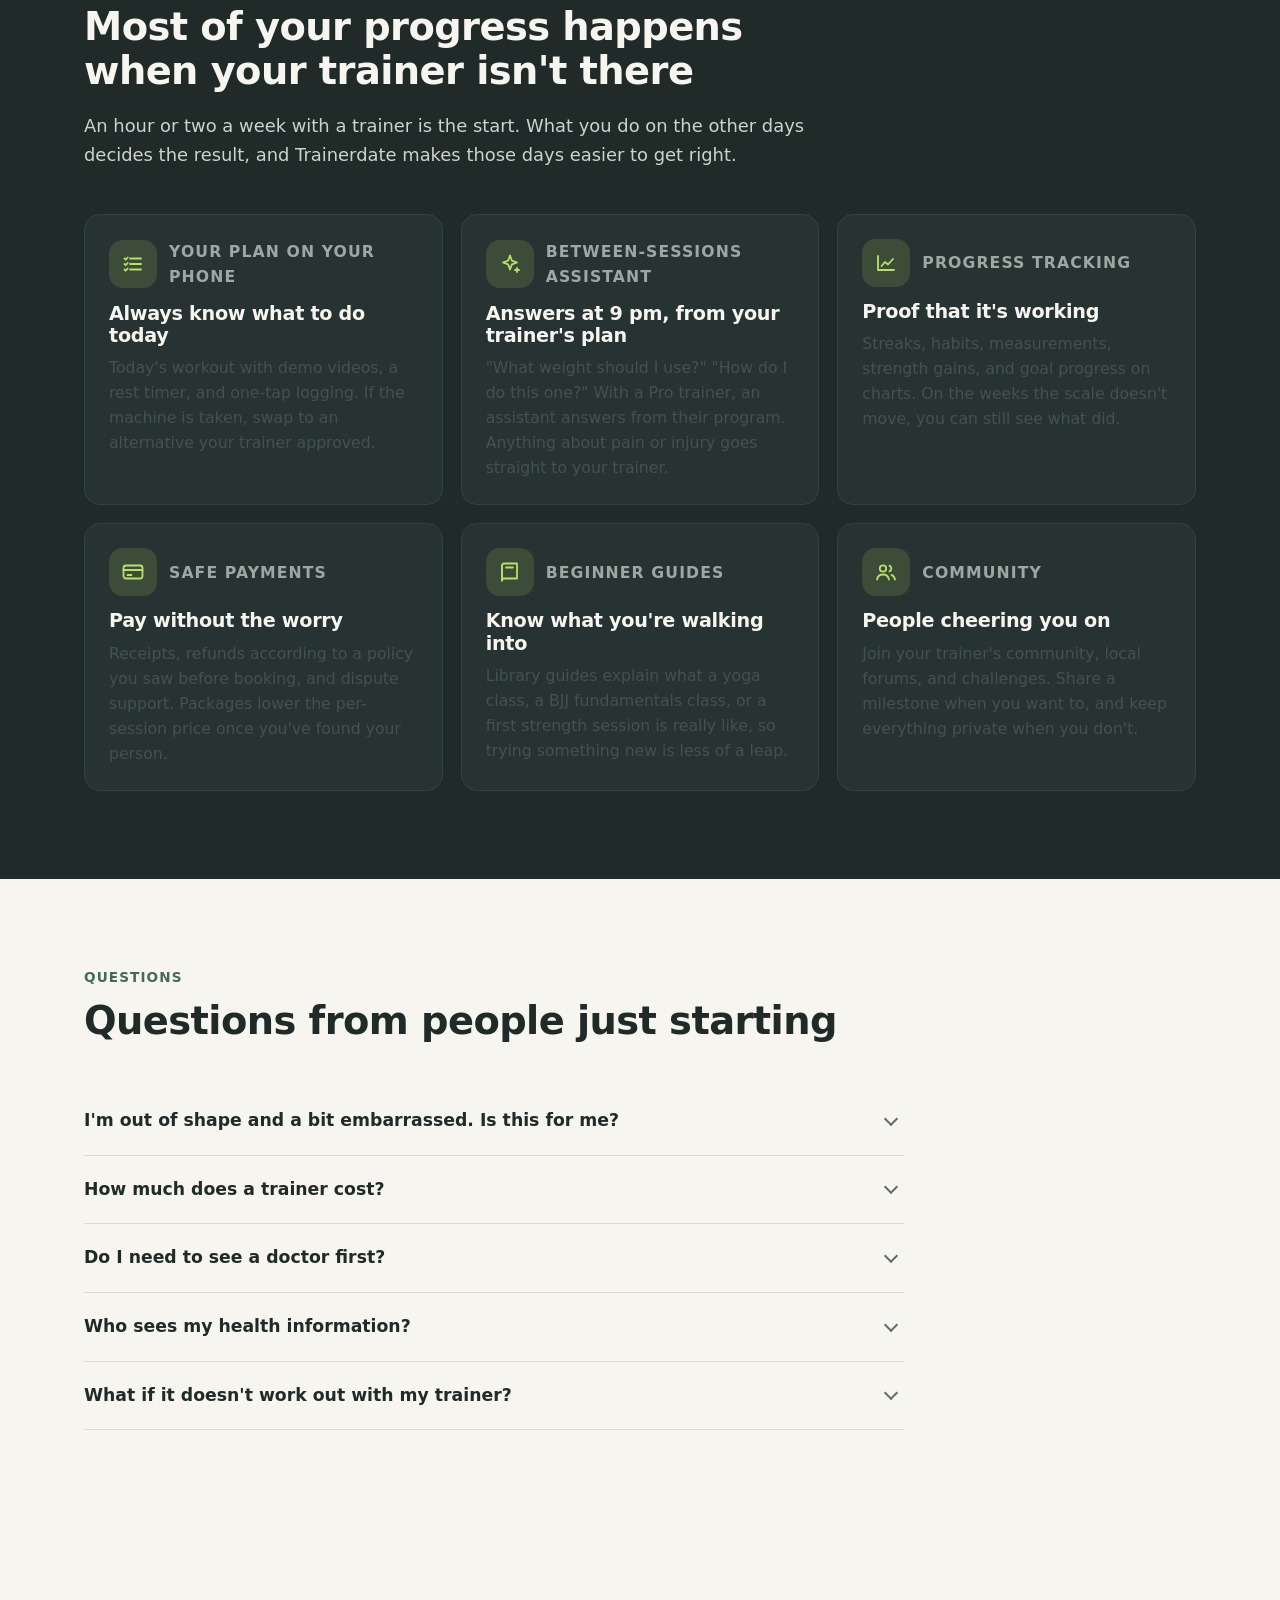
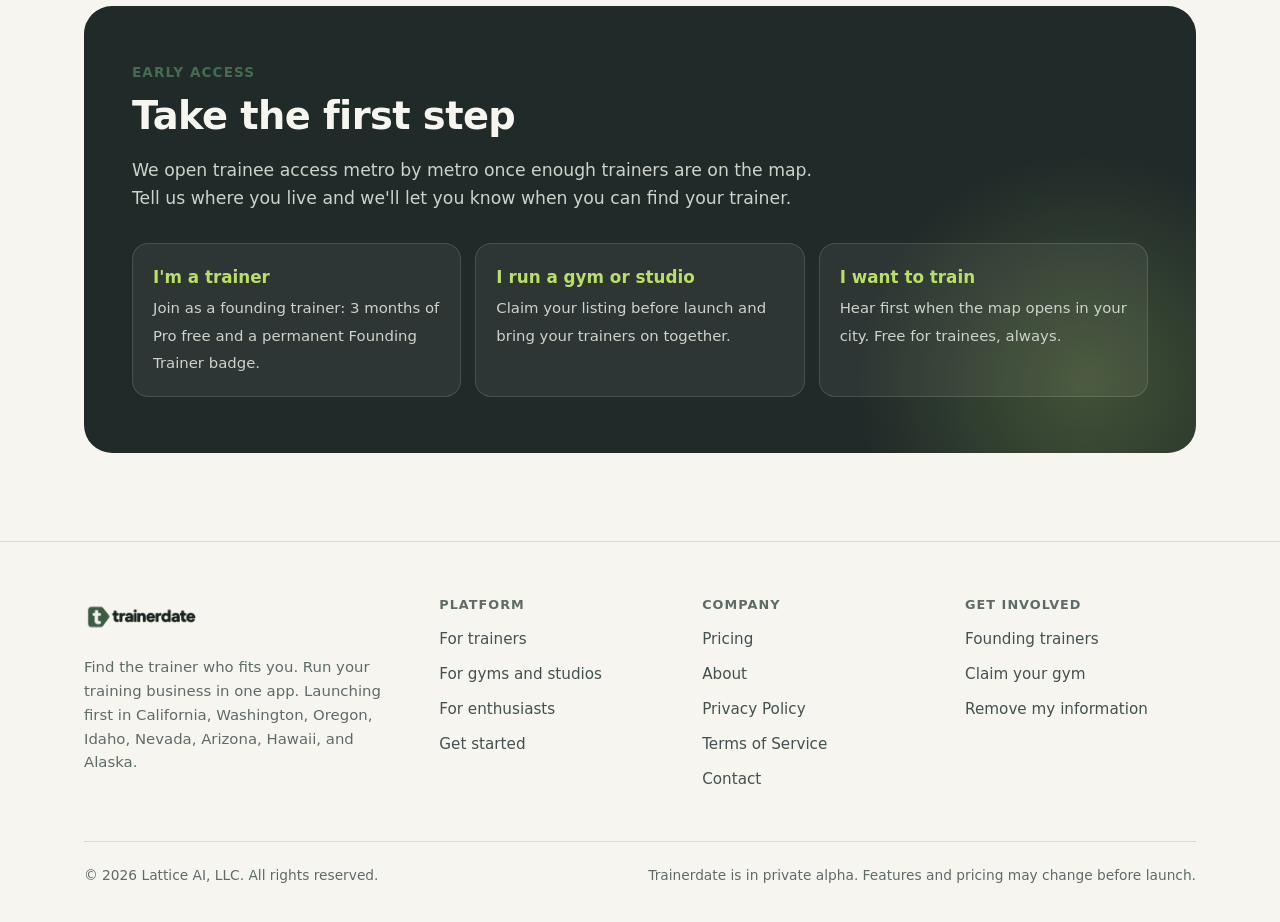
<file: get-started.html>
<!doctype html>
<html lang="en">
<head>
  <meta charset="utf-8">
  <meta name="viewport" content="width=device-width, initial-scale=1">
  <title>Get started: a healthier future, with the right person beside you | Trainerdate</title>
  <meta name="description" content="Never worked with a trainer? Answer a few questions, see who fits and why, meet them for a free consult, and get a plan you can follow between sessions. Free for trainees.">
  <meta name="theme-color" content="#202A29">
  <link rel="canonical" href="https://trainerdate.com/get-started.html">
  <link rel="icon" href="assets/favicon.ico" sizes="any">
  <link rel="icon" type="image/png" sizes="192x192" href="assets/icon-192.png">
  <link rel="apple-touch-icon" href="assets/apple-touch-icon.png">
  <meta property="og:type" content="website">
  <meta property="og:site_name" content="Trainerdate">
  <meta property="og:title" content="Get started: a healthier future, with the right person beside you | Trainerdate">
  <meta property="og:description" content="Never worked with a trainer? Answer a few questions, see who fits and why, meet them for a free consult, and get a plan you can follow between sessions. Free for trainees.">
  <meta property="og:url" content="https://trainerdate.com/get-started.html">
  <meta property="og:image" content="https://trainerdate.com/assets/og-image.png">
  <meta name="twitter:card" content="summary_large_image">
  <meta name="twitter:title" content="Get started: a healthier future, with the right person beside you | Trainerdate">
  <meta name="twitter:description" content="Never worked with a trainer? Answer a few questions, see who fits and why, meet them for a free consult, and get a plan you can follow between sessions. Free for trainees.">
  <meta name="twitter:image" content="https://trainerdate.com/assets/og-image.png">
  <link rel="stylesheet" href="styles.css">
  <script>
    (function () {
      try {
        var t = localStorage.getItem('td-theme');
        if (t === 'light' || t === 'dark') document.documentElement.setAttribute('data-theme', t);
      } catch (e) { /* storage unavailable */ }
    })();
  </script>
</head>
<body>
  <a class="skip-link" href="#main">Skip to content</a>

  <header class="site-header">
    <div class="container header-inner">
      <a class="brand" href="index.html" aria-label="Trainerdate home">
        <img class="logo-light" src="assets/logo-on-light.png" alt="Trainerdate" width="120" height="40">
        <img class="logo-dark" src="assets/logo-on-dark.png" alt="Trainerdate" width="120" height="40">
      </a>
      <nav class="site-nav" id="site-nav" aria-label="Main">
        <a href="trainers.html">For trainers</a>
        <a href="gyms.html">For gyms</a>
        <a href="enthusiasts.html">For enthusiasts</a>
        <a href="get-started.html" aria-current="page">Get started</a>
        <a href="pricing.html">Pricing</a>
        <a href="about.html">About</a>
        <a class="btn btn-primary btn-small" href="#early-access">Get early access</a>
      </nav>
      <div class="header-actions">
        <button class="icon-btn" id="theme-toggle" type="button" aria-label="Switch color theme">
          <svg class="icon-sun" viewBox="0 0 24 24" aria-hidden="true"><circle cx="12" cy="12" r="4.5"/><path d="M12 2v2.5M12 19.5V22M4.2 4.2l1.8 1.8M18 18l1.8 1.8M2 12h2.5M19.5 12H22M4.2 19.8 6 18M18 6l1.8-1.8"/></svg>
          <svg class="icon-moon" viewBox="0 0 24 24" aria-hidden="true"><path d="M20 14.5A8.5 8.5 0 0 1 9.5 4a8.5 8.5 0 1 0 10.5 10.5Z"/></svg>
        </button>
        <button class="icon-btn menu-toggle" id="menu-toggle" type="button" aria-label="Open menu" aria-expanded="false" aria-controls="site-nav">
          <svg viewBox="0 0 24 24" aria-hidden="true"><path d="M4 7h16M4 12h16M4 17h16"/></svg>
        </button>
      </div>
    </div>
  </header>

  <main id="main">
    <section class="hero">
      <div class="container hero-inner">
        <div class="hero-copy">
          <p class="eyebrow">Starting fresh</p>
          <h1>A healthier future starts with <span class="hl">the right person</span>.</h1>
          <p class="lede">If gyms feel intimidating and you have no idea what a good trainer looks like, you're the person Trainerdate was designed around. Tell it what you want, what you can spend, and when you're free. It shows you who fits and why, what they charge, and when they can see you.</p>
          <div class="cta-row">
            <a class="btn btn-primary" href="mailto:hello@latticetech.ai?subject=Trainerdate%20early%20access">Get early access</a>
            <a class="btn btn-ghost" href="#first-month">What the first month looks like</a>
          </div>
          <p class="fine-print">Free for trainees. No subscription to find, book, or train.</p>
        </div>

        <figure class="mock" aria-label="Illustration of the matchmaking quiz">
          <div class="mock-title"><b>Find your trainer</b><span>Question 4 of 8</span></div>
          <div class="chat" style="margin-top: 0;">
            <div class="bubble bot">What do you want to get out of training?</div>
            <div class="bubble me">Lose about 30 lb and feel less winded on stairs</div>
            <div class="bubble bot">When could you usually train?</div>
            <div class="bubble me">After work, around 6, two days a week. About $60 a session.</div>
            <div class="bubble bot">Last one for now: what kind of coaching works for you?</div>
          </div>
          <div class="slots" style="grid-template-columns: repeat(2, 1fr);">
            <span class="slot on">Patient and encouraging</span>
            <span class="slot">Tough love</span>
          </div>
          <figcaption>Illustration. Your questions follow your answers.</figcaption>
        </figure>
      </div>
    </section>

    <section class="section section-alt">
      <div class="container">
        <div class="section-head">
          <span class="kicker">Finding the right person</span>
          <h2>The hard part is choosing. We made it easier.</h2>
          <p class="section-lede">The right trainer for a nervous beginner looks different from the right trainer for a marathoner. Each of these capabilities takes some of the guesswork out of choosing.</p>
        </div>
        <div class="caps">
          <article class="cap">
            <div class="cap-top"><span class="icon-tile"><svg viewBox="0 0 24 24" aria-hidden="true"><path d="M12 3.5l1.9 5.2 5.1 1.8-5.1 1.9L12 17.5l-1.9-5.1L5 10.5l5.1-1.8Z"/><path d="M19 16v4M17 18h4"/></svg></span><p class="cap-label">Matchmaking</p></div>
            <h3>A shortlist that explains itself</h3>
            <p>Eight or so questions about your goals, experience, schedule, budget, and the kind of coaching you like. You get ranked trainers with a plain reason for each: "Specializes in beginners, free Tuesday and Thursday evenings, 1.2 miles away, $60."</p>
          </article>
          <article class="cap">
            <div class="cap-top"><span class="icon-tile"><svg viewBox="0 0 24 24" aria-hidden="true"><path d="M12 3v18M16.5 7.5c-.8-1.4-2.5-2.2-4.5-2.2-2.5 0-4.3 1.3-4.3 3.2 0 4.6 9 2.4 9 7 0 2-1.9 3.3-4.6 3.3-2.1 0-3.9-.9-4.7-2.4"/></svg></span><p class="cap-label">Prices and availability up front</p></div>
            <h3>No "DM for rates"</h3>
            <p>Every profile shows what sessions cost and when the trainer is actually free. You never have to start an awkward conversation to find out whether you can afford someone.</p>
          </article>
          <article class="cap">
            <div class="cap-top"><span class="icon-tile"><svg viewBox="0 0 24 24" aria-hidden="true"><path d="M12 20s-7.5-4.6-7.5-10.2A4.3 4.3 0 0 1 12 7.4a4.3 4.3 0 0 1 7.5 2.4C19.5 15.4 12 20 12 20Z"/></svg></span><p class="cap-label">Comfort filters</p></div>
            <h3>Find someone you'll feel at ease with</h3>
            <p>Filter by trainer gender, language, and coaching approach, and by experience with seniors, adaptive athletes, neurodivergent clients, LGBTQ+ affirming, or body-positive coaching (self-declared and labeled that way).</p>
          </article>
          <article class="cap">
            <div class="cap-top"><span class="icon-tile"><svg viewBox="0 0 24 24" aria-hidden="true"><path d="M20 12a7.5 7.5 0 0 1-11 6.6L4 20l1.4-4.5A7.5 7.5 0 1 1 20 12Z"/></svg></span><p class="cap-label">Free consults</p></div>
            <h3>Meet before you commit</h3>
            <p>Trainers can offer a free 15-minute call or meeting. Book it like any session, ask your questions, and decide afterward.</p>
          </article>
          <article class="cap">
            <div class="cap-top"><span class="icon-tile"><svg viewBox="0 0 24 24" aria-hidden="true"><path d="M12 3l7.5 3v5.5c0 4.6-3.2 8.3-7.5 9.5-4.3-1.2-7.5-4.9-7.5-9.5V6Z"/><path d="M8.8 12.2l2.2 2.2 4.3-4.6"/></svg></span><p class="cap-label">Verified reviews and badges</p></div>
            <h3>Trust what you read</h3>
            <p>Verified reviews come only from people who completed a session. Certifications, liability insurance, and CPR are checked and shown as badges.</p>
          </article>
          <article class="cap">
            <div class="cap-top"><span class="icon-tile"><svg viewBox="0 0 24 24" aria-hidden="true"><path d="M12 21s-7-6.2-7-11.5A7 7 0 0 1 19 9.5C19 14.8 12 21 12 21Z"/><circle cx="12" cy="9.5" r="2.5"/></svg></span><p class="cap-label">Where you train</p></div>
            <h3>In a gym, at home, outside, or online</h3>
            <p>Trainers list whether they train in a gym, in your home, outdoors, or over video. Not ready for a gym floor? Start somewhere you're comfortable.</p>
          </article>
        </div>
      </div>
    </section>

    <section class="section" id="first-month">
      <div class="container feature-row">
        <div class="feature-copy">
          <span class="kicker">What to expect</span>
          <h2>Your first month, step by step</h2>
          <p class="section-lede">Starting is the hardest part, so here is roughly how the first few weeks go. Your trainer will shape the details around you.</p>
          <ol class="timeline" style="margin-top: 26px;">
            <li><span class="dotnum">1</span><span class="when">Day 1</span><h3>Take the quiz, pick a shortlist</h3><p>Five minutes of questions. Save the two or three trainers that feel right, compare them side by side, and book a free consult.</p></li>
            <li><span class="dotnum">2</span><span class="when">Before the first session</span><h3>Health questionnaire, in plain language</h3><p>A standard health screen with an assistant that explains the questions. It goes only to the trainer you book, who sees a summary and any items that need a doctor's OK.</p></li>
            <li><span class="dotnum">3</span><span class="when">Week 1</span><h3>First session</h3><p>Your trainer learns how you move and what you enjoy. Pay by card, Apple Pay, or Google Pay, or buy a package to save per session.</p></li>
            <li><span class="dotnum">4</span><span class="when">Weeks 2 to 4</span><h3>A plan for the days in between</h3><p>Short workouts and simple habits on your phone, like a daily step goal or a protein target. Log them as you go, and your trainer checks in weekly.</p></li>
            <li><span class="dotnum">5</span><span class="when">End of the month</span><h3>See how far you've come</h3><p>Completion, streaks, measurements, and goal progress on a chart you and your trainer both see. Then you plan the next month together.</p></li>
          </ol>
        </div>
        <figure class="mock" aria-label="Illustration of a beginner's progress">
          <div class="mock-title"><b>Sam's first month</b><span>Goal: lose 30 lb</span></div>
          <div class="stats">
            <div class="stat"><b>&minus;6 lb</b><span>Since day 1</span></div>
            <div class="stat"><b>11 of 12</b><span>Workouts done</span></div>
            <div class="stat"><b>8,400</b><span>Avg. daily steps</span></div>
          </div>
          <svg class="chart" viewBox="0 0 320 140" role="img" aria-label="Body weight trending down from 214 to 208 pounds over four weeks">
            <line class="grid" x1="20" y1="20" x2="310" y2="20"/><line class="grid" x1="20" y1="60" x2="310" y2="60"/><line class="grid" x1="20" y1="100" x2="310" y2="100"/>
            <path class="area" d="M20 30 L68 38 L116 36 L165 52 L213 58 L261 70 L310 84 L310 120 L20 120 Z"/>
            <path class="line" d="M20 30 L68 38 L116 36 L165 52 L213 58 L261 70 L310 84"/>
            <circle class="dot" cx="310" cy="84" r="5"/>
            <text x="20" y="136">Week 1</text><text x="270" y="136">Week 4</text>
          </svg>
          <ul class="workout">
            <li><span><span class="ex">Walk 8,000 steps</span><br><span class="rx">Daily habit &middot; 6 of 7 this week</span></span><span class="check done"></span></li>
            <li><span><span class="ex">Weekly check-in</span><br><span class="rx">Due Sunday &middot; 3 questions</span></span><span class="check"></span></li>
          </ul>
          <figcaption>Illustration. Names and details are examples.</figcaption>
        </figure>
      </div>
    </section>

    <section class="section band-dark">
      <div class="container">
        <div class="section-head">
          <span class="kicker">Between sessions</span>
          <h2>Most of your progress happens when your trainer isn't there</h2>
          <p class="section-lede">An hour or two a week with a trainer is the start. What you do on the other days decides the result, and Trainerdate makes those days easier to get right.</p>
        </div>
        <div class="caps">
          <article class="cap">
            <div class="cap-top"><span class="icon-tile"><svg viewBox="0 0 24 24" aria-hidden="true"><path d="M9 6.5h11M9 12h11M9 17.5h11"/><path d="M3.5 6.5l1.2 1.2 2-2.2M3.5 12l1.2 1.2 2-2.2M3.5 17.5l1.2 1.2 2-2.2"/></svg></span><p class="cap-label">Your plan on your phone</p></div>
            <h3>Always know what to do today</h3>
            <p>Today's workout with demo videos, a rest timer, and one-tap logging. If the machine is taken, swap to an alternative your trainer approved.</p>
          </article>
          <article class="cap">
            <div class="cap-top"><span class="icon-tile"><svg viewBox="0 0 24 24" aria-hidden="true"><path d="M12 3.5l1.9 5.2 5.1 1.8-5.1 1.9L12 17.5l-1.9-5.1L5 10.5l5.1-1.8Z"/><path d="M19 16v4M17 18h4"/></svg></span><p class="cap-label">Between-sessions assistant</p></div>
            <h3>Answers at 9 pm, from your trainer's plan</h3>
            <p>"What weight should I use?" "How do I do this one?" With a Pro trainer, an assistant answers from their program. Anything about pain or injury goes straight to your trainer.</p>
          </article>
          <article class="cap">
            <div class="cap-top"><span class="icon-tile"><svg viewBox="0 0 24 24" aria-hidden="true"><path d="M4 19V5M4 19h16"/><path d="M7.5 15l3.5-4 3 2.5L19 8"/></svg></span><p class="cap-label">Progress tracking</p></div>
            <h3>Proof that it's working</h3>
            <p>Streaks, habits, measurements, strength gains, and goal progress on charts. On the weeks the scale doesn't move, you can still see what did.</p>
          </article>
          <article class="cap">
            <div class="cap-top"><span class="icon-tile"><svg viewBox="0 0 24 24" aria-hidden="true"><rect x="2.5" y="5.5" width="19" height="13" rx="2.5"/><path d="M2.5 10h19M6.5 15h4"/></svg></span><p class="cap-label">Safe payments</p></div>
            <h3>Pay without the worry</h3>
            <p>Receipts, refunds according to a policy you saw before booking, and dispute support. Packages lower the per-session price once you've found your person.</p>
          </article>
          <article class="cap">
            <div class="cap-top"><span class="icon-tile"><svg viewBox="0 0 24 24" aria-hidden="true"><path d="M4 5.5A2 2 0 0 1 6 3.5h13v15H6a2 2 0 0 0-2 2Z"/><path d="M4 20.5V5.5M8 7.5h7"/></svg></span><p class="cap-label">Beginner guides</p></div>
            <h3>Know what you're walking into</h3>
            <p>Library guides explain what a yoga class, a BJJ fundamentals class, or a first strength session is really like, so trying something new is less of a leap.</p>
          </article>
          <article class="cap">
            <div class="cap-top"><span class="icon-tile"><svg viewBox="0 0 24 24" aria-hidden="true"><circle cx="9" cy="8.5" r="3.2"/><path d="M3 19.5c.6-3.2 3-5 6-5s5.4 1.8 6 5"/><path d="M15.5 5.6a3.2 3.2 0 0 1 0 5.8M17.5 14.8c1.8.6 3 2.2 3.5 4.7"/></svg></span><p class="cap-label">Community</p></div>
            <h3>People cheering you on</h3>
            <p>Join your trainer's community, local forums, and challenges. Share a milestone when you want to, and keep everything private when you don't.</p>
          </article>
        </div>
      </div>
    </section>

    <section class="section">
      <div class="container">
        <div class="section-head">
          <span class="kicker">Questions</span>
          <h2>Questions from people just starting</h2>
        </div>
        <div class="faq">
          <details>
            <summary>I'm out of shape and a bit embarrassed. Is this for me?</summary>
            <p>Yes. Trainers who specialize in beginners say so on their profiles, and matchmaking asks what kind of coaching you're comfortable with. Training at home or online is an option if a gym isn't.</p>
          </details>
          <details>
            <summary>How much does a trainer cost?</summary>
            <p>Trainers set their own prices, and every profile shows them. Filter by your budget, look for free consults and intro offers, and use packages to bring the per-session price down. Trainerdate itself is free for you.</p>
          </details>
          <details>
            <summary>Do I need to see a doctor first?</summary>
            <p>The health questionnaire uses standard screening questions, and if anything suggests you should get medical clearance, it tells you and your trainer. Trainerdate doesn't give medical advice. If you have a health condition, talk to your doctor before starting a new exercise program.</p>
          </details>
          <details>
            <summary>Who sees my health information?</summary>
            <p>Only trainers you book. Your profile and progress are private by default, and you choose what to share.</p>
          </details>
          <details>
            <summary>What if it doesn't work out with my trainer?</summary>
            <p>Cancel within their policy (shown before you booked), and go back to your shortlist. Your workout history and progress stay with you.</p>
          </details>
        </div>
      </div>
    </section>

    <section class="section" id="early-access">
      <div class="container">
        <div class="cta-band">
          <span class="kicker">Early access</span>
          <h2>Take the first step</h2>
          <p>We open trainee access metro by metro once enough trainers are on the map. Tell us where you live and we'll let you know when you can find your trainer.</p>
          <div class="cta-grid">
            <a class="cta-option" href="mailto:hello@latticetech.ai?subject=Founding%20trainer%20early%20access">
              <b>I'm a trainer</b>
              <span>Join as a founding trainer: 3 months of Pro free and a permanent Founding Trainer badge.</span>
            </a>
            <a class="cta-option" href="mailto:hello@latticetech.ai?subject=Claim%20my%20gym%20on%20Trainerdate">
              <b>I run a gym or studio</b>
              <span>Claim your listing before launch and bring your trainers on together.</span>
            </a>
            <a class="cta-option" href="mailto:hello@latticetech.ai?subject=Trainerdate%20early%20access">
              <b>I want to train</b>
              <span>Hear first when the map opens in your city. Free for trainees, always.</span>
            </a>
          </div>
        </div>
      </div>
    </section>
  </main>

  <footer class="site-footer">
    <div class="container">
      <div class="footer-grid">
        <div class="footer-brand">
          <img class="logo-light" src="assets/logo-on-light.png" alt="Trainerdate" width="114" height="38">
          <img class="logo-dark" src="assets/logo-on-dark.png" alt="Trainerdate" width="114" height="38">
          <p>Find the trainer who fits you. Run your training business in one app. Launching first in California, Washington, Oregon, Idaho, Nevada, Arizona, Hawaii, and Alaska.</p>
        </div>
        <div>
          <h4>Platform</h4>
          <ul>
            <li><a href="trainers.html">For trainers</a></li>
            <li><a href="gyms.html">For gyms and studios</a></li>
            <li><a href="enthusiasts.html">For enthusiasts</a></li>
            <li><a href="get-started.html">Get started</a></li>
          </ul>
        </div>
        <div>
          <h4>Company</h4>
          <ul>
            <li><a href="pricing.html">Pricing</a></li>
            <li><a href="about.html">About</a></li>
            <li><a href="privacy.html">Privacy Policy</a></li>
            <li><a href="terms.html">Terms of Service</a></li>
            <li><a href="mailto:hello@latticetech.ai?subject=Hello%20Trainerdate">Contact</a></li>
          </ul>
        </div>
        <div>
          <h4>Get involved</h4>
          <ul>
            <li><a href="mailto:hello@latticetech.ai?subject=Founding%20trainer%20early%20access">Founding trainers</a></li>
            <li><a href="mailto:hello@latticetech.ai?subject=Claim%20my%20gym%20on%20Trainerdate">Claim your gym</a></li>
            <li><a href="mailto:hello@latticetech.ai?subject=Remove%20my%20information">Remove my information</a></li>
          </ul>
        </div>
      </div>
      <div class="footer-bottom">
        <span>&copy; 2026 Lattice AI, LLC. All rights reserved.</span>
        <span>Trainerdate is in private alpha. Features and pricing may change before launch.</span>
      </div>
    </div>
  </footer>

  <script src="script.js"></script>
</body>
</html>
</file>
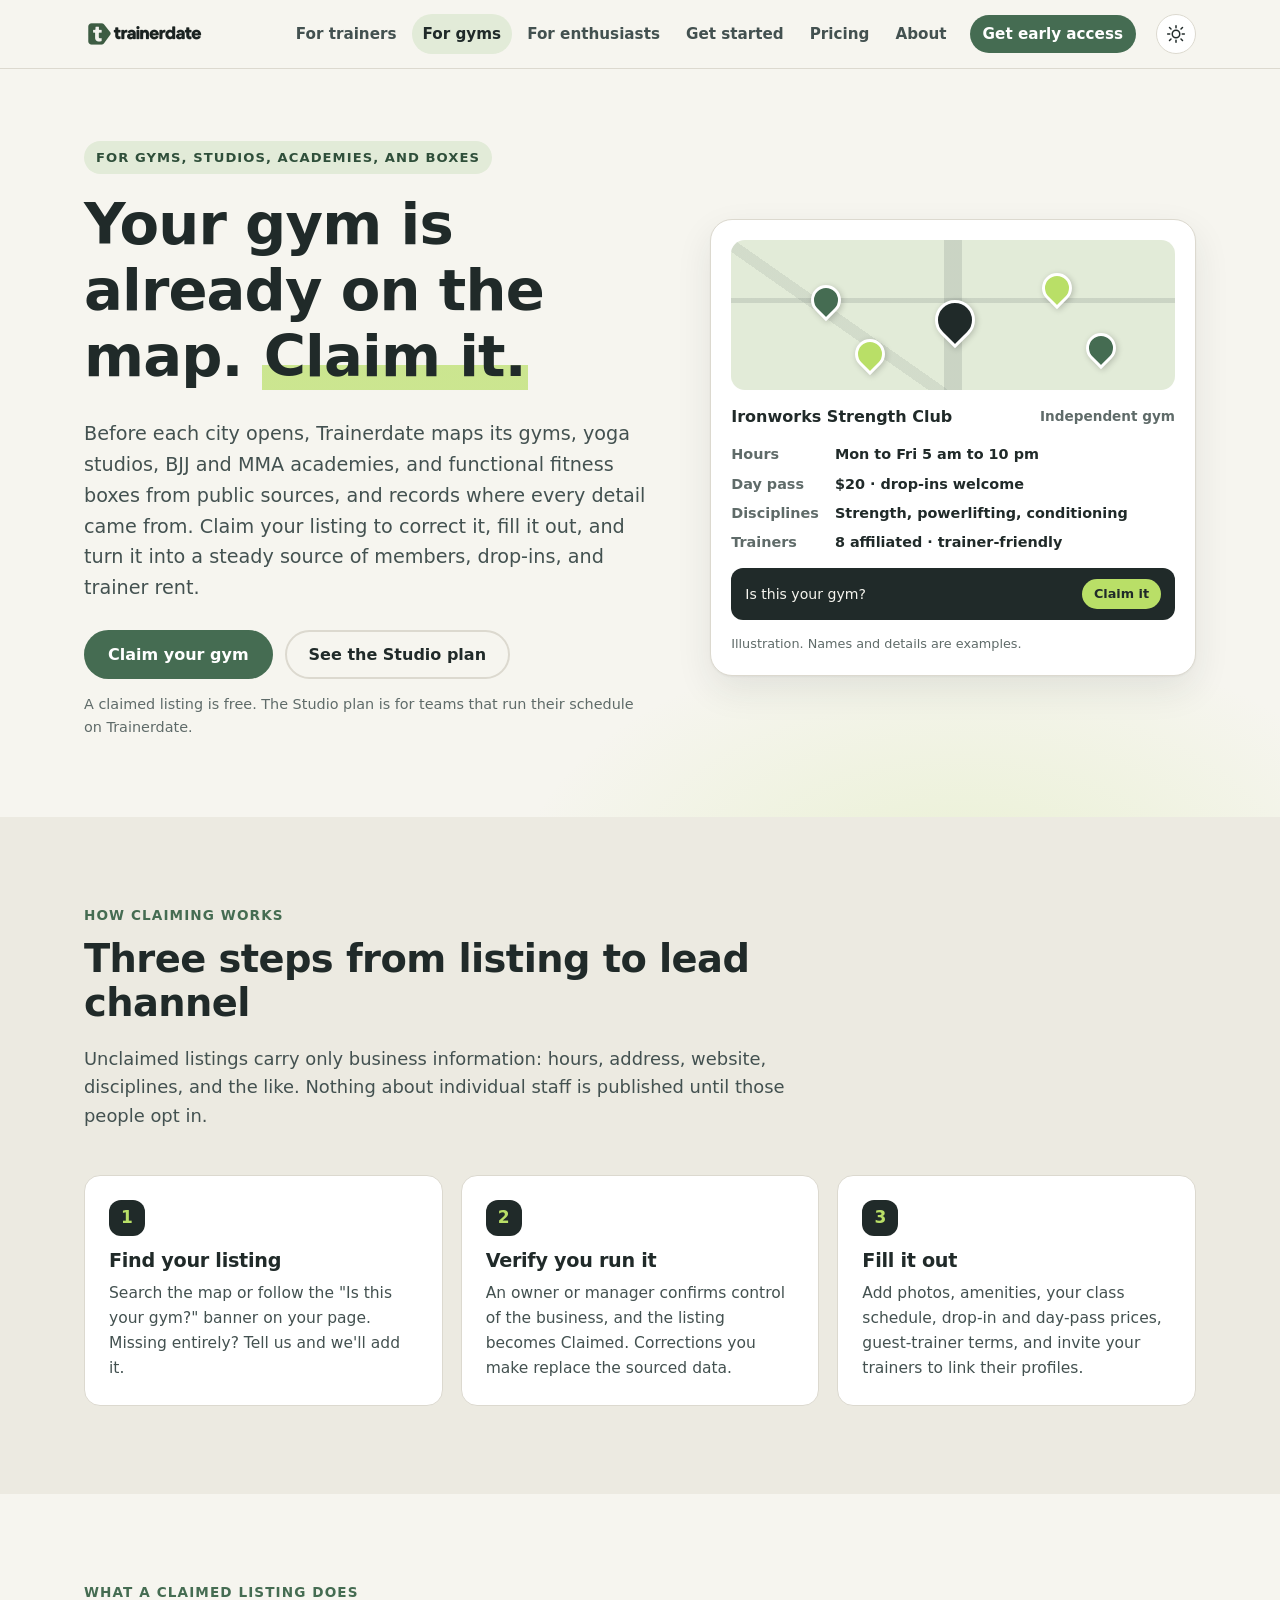
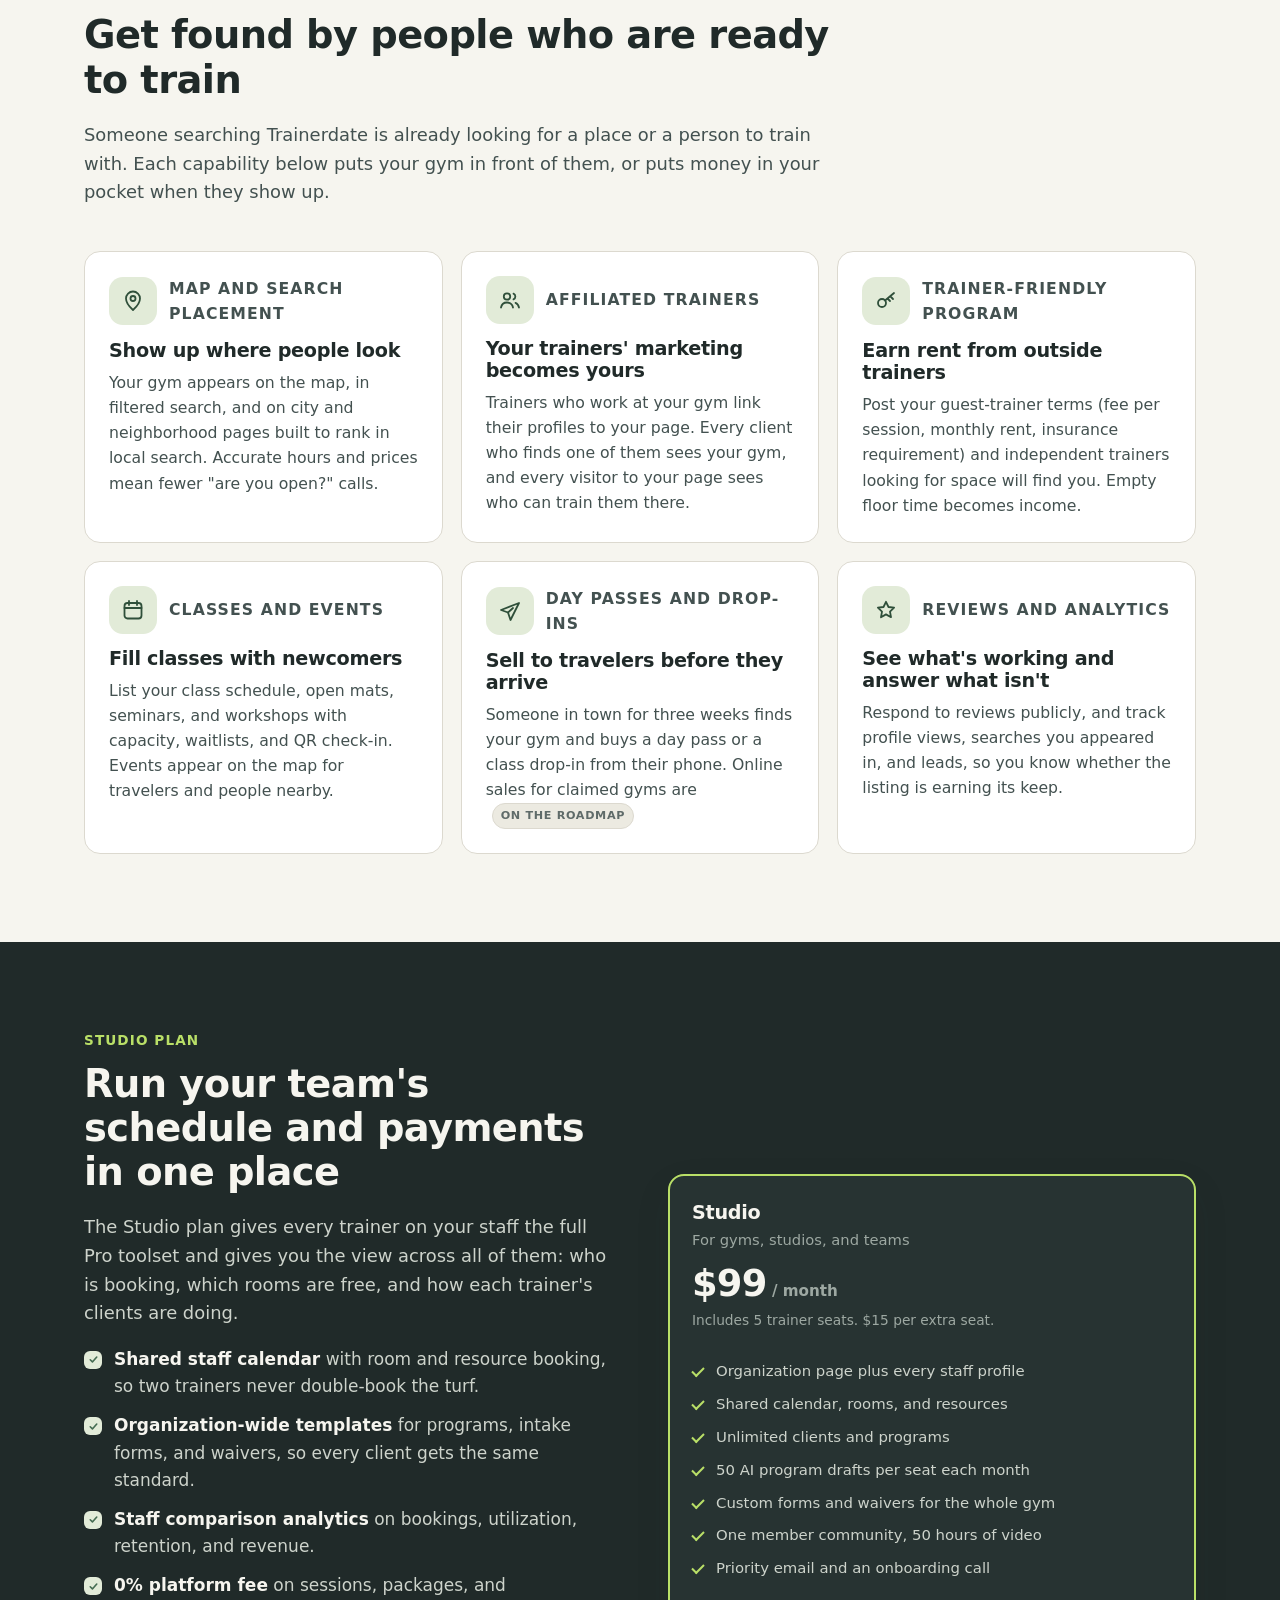
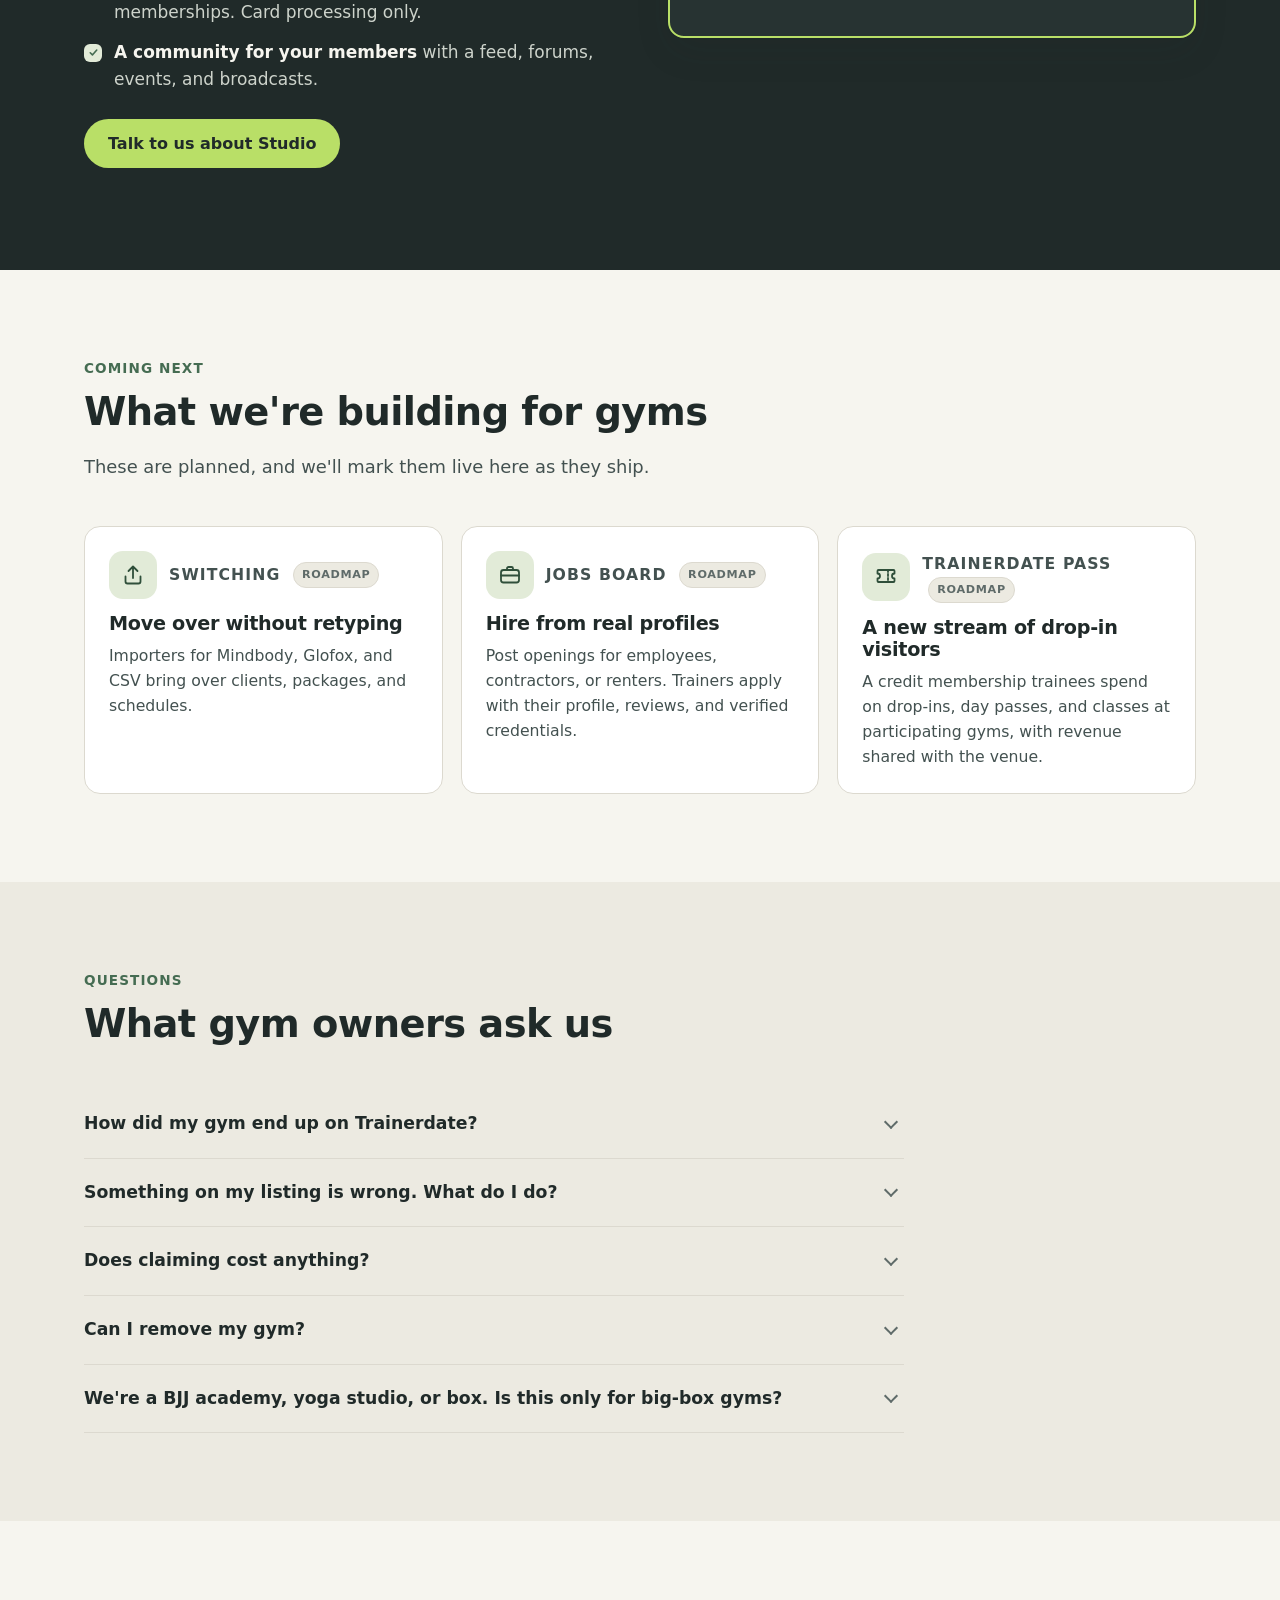
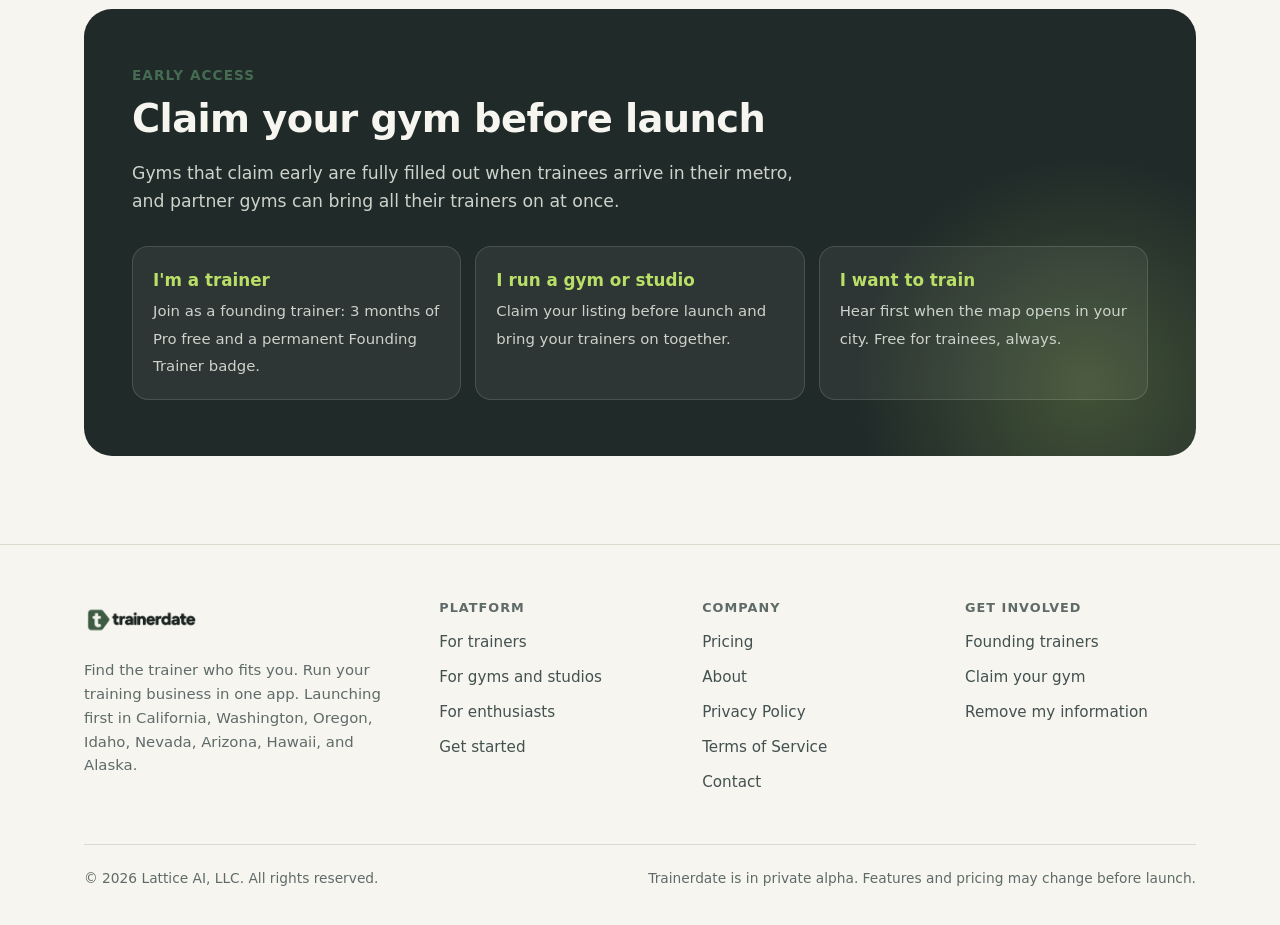
<file: gyms.html>
<!doctype html>
<html lang="en">
<head>
  <meta charset="utf-8">
  <meta name="viewport" content="width=device-width, initial-scale=1">
  <title>For gyms and studios: your gym is already on the map | Trainerdate</title>
  <meta name="description" content="Claim your gym, studio, academy, or box on Trainerdate. Show your trainers and classes, sell drop-ins and day passes, rent space to independent trainers, and run your team on the Studio plan.">
  <meta name="theme-color" content="#202A29">
  <link rel="canonical" href="https://trainerdate.com/gyms.html">
  <link rel="icon" href="assets/favicon.ico" sizes="any">
  <link rel="icon" type="image/png" sizes="192x192" href="assets/icon-192.png">
  <link rel="apple-touch-icon" href="assets/apple-touch-icon.png">
  <meta property="og:type" content="website">
  <meta property="og:site_name" content="Trainerdate">
  <meta property="og:title" content="For gyms and studios: your gym is already on the map | Trainerdate">
  <meta property="og:description" content="Claim your gym, studio, academy, or box on Trainerdate. Show your trainers and classes, sell drop-ins and day passes, rent space to independent trainers, and run your team on the Studio plan.">
  <meta property="og:url" content="https://trainerdate.com/gyms.html">
  <meta property="og:image" content="https://trainerdate.com/assets/og-image.png">
  <meta name="twitter:card" content="summary_large_image">
  <meta name="twitter:title" content="For gyms and studios: your gym is already on the map | Trainerdate">
  <meta name="twitter:description" content="Claim your gym, studio, academy, or box on Trainerdate. Show your trainers and classes, sell drop-ins and day passes, rent space to independent trainers, and run your team on the Studio plan.">
  <meta name="twitter:image" content="https://trainerdate.com/assets/og-image.png">
  <link rel="stylesheet" href="styles.css">
  <script>
    (function () {
      try {
        var t = localStorage.getItem('td-theme');
        if (t === 'light' || t === 'dark') document.documentElement.setAttribute('data-theme', t);
      } catch (e) { /* storage unavailable */ }
    })();
  </script>
</head>
<body>
  <a class="skip-link" href="#main">Skip to content</a>

  <header class="site-header">
    <div class="container header-inner">
      <a class="brand" href="index.html" aria-label="Trainerdate home">
        <img class="logo-light" src="assets/logo-on-light.png" alt="Trainerdate" width="120" height="40">
        <img class="logo-dark" src="assets/logo-on-dark.png" alt="Trainerdate" width="120" height="40">
      </a>
      <nav class="site-nav" id="site-nav" aria-label="Main">
        <a href="trainers.html">For trainers</a>
        <a href="gyms.html" aria-current="page">For gyms</a>
        <a href="enthusiasts.html">For enthusiasts</a>
        <a href="get-started.html">Get started</a>
        <a href="pricing.html">Pricing</a>
        <a href="about.html">About</a>
        <a class="btn btn-primary btn-small" href="#early-access">Get early access</a>
      </nav>
      <div class="header-actions">
        <button class="icon-btn" id="theme-toggle" type="button" aria-label="Switch color theme">
          <svg class="icon-sun" viewBox="0 0 24 24" aria-hidden="true"><circle cx="12" cy="12" r="4.5"/><path d="M12 2v2.5M12 19.5V22M4.2 4.2l1.8 1.8M18 18l1.8 1.8M2 12h2.5M19.5 12H22M4.2 19.8 6 18M18 6l1.8-1.8"/></svg>
          <svg class="icon-moon" viewBox="0 0 24 24" aria-hidden="true"><path d="M20 14.5A8.5 8.5 0 0 1 9.5 4a8.5 8.5 0 1 0 10.5 10.5Z"/></svg>
        </button>
        <button class="icon-btn menu-toggle" id="menu-toggle" type="button" aria-label="Open menu" aria-expanded="false" aria-controls="site-nav">
          <svg viewBox="0 0 24 24" aria-hidden="true"><path d="M4 7h16M4 12h16M4 17h16"/></svg>
        </button>
      </div>
    </div>
  </header>

  <main id="main">
    <section class="hero">
      <div class="container hero-inner">
        <div class="hero-copy">
          <p class="eyebrow">For gyms, studios, academies, and boxes</p>
          <h1>Your gym is already on the map. <span class="hl">Claim it.</span></h1>
          <p class="lede">Before each city opens, Trainerdate maps its gyms, yoga studios, BJJ and MMA academies, and functional fitness boxes from public sources, and records where every detail came from. Claim your listing to correct it, fill it out, and turn it into a steady source of members, drop-ins, and trainer rent.</p>
          <div class="cta-row">
            <a class="btn btn-primary" href="mailto:hello@latticetech.ai?subject=Claim%20my%20gym%20on%20Trainerdate">Claim your gym</a>
            <a class="btn btn-ghost" href="#studio">See the Studio plan</a>
          </div>
          <p class="fine-print">A claimed listing is free. The Studio plan is for teams that run their schedule on Trainerdate.</p>
        </div>

        <figure class="mock" aria-label="Illustration of an unclaimed gym listing">
          <div class="listing-map" aria-hidden="true">
            <span class="pin" style="left: 18%; top: 30%;"></span>
            <span class="pin leaf" style="left: 70%; top: 22%;"></span>
            <span class="pin big" style="left: 46%; top: 40%;"></span>
            <span class="pin" style="left: 80%; top: 62%;"></span>
            <span class="pin leaf" style="left: 28%; top: 66%;"></span>
          </div>
          <div class="mock-title"><b>Ironworks Strength Club</b><span>Independent gym</span></div>
          <dl class="kv">
            <dt>Hours</dt><dd>Mon to Fri 5 am to 10 pm</dd>
            <dt>Day pass</dt><dd>$20 &middot; drop-ins welcome</dd>
            <dt>Disciplines</dt><dd>Strength, powerlifting, conditioning</dd>
            <dt>Trainers</dt><dd>8 affiliated &middot; trainer-friendly</dd>
          </dl>
          <div class="claim-banner"><span>Is this your gym?</span><span>Claim it</span></div>
          <figcaption>Illustration. Names and details are examples.</figcaption>
        </figure>
      </div>
    </section>

    <section class="section section-alt">
      <div class="container">
        <div class="section-head">
          <span class="kicker">How claiming works</span>
          <h2>Three steps from listing to lead channel</h2>
          <p class="section-lede">Unclaimed listings carry only business information: hours, address, website, disciplines, and the like. Nothing about individual staff is published until those people opt in.</p>
        </div>
        <ol class="steps three">
          <li>
            <span class="step-num">1</span>
            <h3>Find your listing</h3>
            <p>Search the map or follow the "Is this your gym?" banner on your page. Missing entirely? Tell us and we'll add it.</p>
          </li>
          <li>
            <span class="step-num">2</span>
            <h3>Verify you run it</h3>
            <p>An owner or manager confirms control of the business, and the listing becomes Claimed. Corrections you make replace the sourced data.</p>
          </li>
          <li>
            <span class="step-num">3</span>
            <h3>Fill it out</h3>
            <p>Add photos, amenities, your class schedule, drop-in and day-pass prices, guest-trainer terms, and invite your trainers to link their profiles.</p>
          </li>
        </ol>
      </div>
    </section>

    <section class="section">
      <div class="container">
        <div class="section-head">
          <span class="kicker">What a claimed listing does</span>
          <h2>Get found by people who are ready to train</h2>
          <p class="section-lede">Someone searching Trainerdate is already looking for a place or a person to train with. Each capability below puts your gym in front of them, or puts money in your pocket when they show up.</p>
        </div>
        <div class="caps">
          <article class="cap">
            <div class="cap-top"><span class="icon-tile"><svg viewBox="0 0 24 24" aria-hidden="true"><path d="M12 21s-7-6.2-7-11.5A7 7 0 0 1 19 9.5C19 14.8 12 21 12 21Z"/><circle cx="12" cy="9.5" r="2.5"/></svg></span><p class="cap-label">Map and search placement</p></div>
            <h3>Show up where people look</h3>
            <p>Your gym appears on the map, in filtered search, and on city and neighborhood pages built to rank in local search. Accurate hours and prices mean fewer "are you open?" calls.</p>
          </article>
          <article class="cap">
            <div class="cap-top"><span class="icon-tile"><svg viewBox="0 0 24 24" aria-hidden="true"><circle cx="9" cy="8.5" r="3.2"/><path d="M3 19.5c.6-3.2 3-5 6-5s5.4 1.8 6 5"/><path d="M15.5 5.6a3.2 3.2 0 0 1 0 5.8M17.5 14.8c1.8.6 3 2.2 3.5 4.7"/></svg></span><p class="cap-label">Affiliated trainers</p></div>
            <h3>Your trainers' marketing becomes yours</h3>
            <p>Trainers who work at your gym link their profiles to your page. Every client who finds one of them sees your gym, and every visitor to your page sees who can train them there.</p>
          </article>
          <article class="cap">
            <div class="cap-top"><span class="icon-tile"><svg viewBox="0 0 24 24" aria-hidden="true"><circle cx="8" cy="14" r="4"/><path d="M11 11.5L20 4M16.5 7.5l2.5 2.5M14 10l2 2"/></svg></span><p class="cap-label">Trainer-friendly program</p></div>
            <h3>Earn rent from outside trainers</h3>
            <p>Post your guest-trainer terms (fee per session, monthly rent, insurance requirement) and independent trainers looking for space will find you. Empty floor time becomes income.</p>
          </article>
          <article class="cap">
            <div class="cap-top"><span class="icon-tile"><svg viewBox="0 0 24 24" aria-hidden="true"><rect x="3.5" y="5" width="17" height="15.5" rx="3"/><path d="M3.5 10h17M8 3v4M16 3v4"/></svg></span><p class="cap-label">Classes and events</p></div>
            <h3>Fill classes with newcomers</h3>
            <p>List your class schedule, open mats, seminars, and workshops with capacity, waitlists, and QR check-in. Events appear on the map for travelers and people nearby.</p>
          </article>
          <article class="cap">
            <div class="cap-top"><span class="icon-tile"><svg viewBox="0 0 24 24" aria-hidden="true"><path d="M21 4L3 11l7 2.5L12.5 21 21 4Z"/><path d="M10 13.5L15 9"/></svg></span><p class="cap-label">Day passes and drop-ins</p></div>
            <h3>Sell to travelers before they arrive</h3>
            <p>Someone in town for three weeks finds your gym and buys a day pass or a class drop-in from their phone. Online sales for claimed gyms are <span class="tag-soon">On the roadmap</span></p>
          </article>
          <article class="cap">
            <div class="cap-top"><span class="icon-tile"><svg viewBox="0 0 24 24" aria-hidden="true"><path d="M12 3.8l2.5 5.2 5.6.7-4.1 3.9 1 5.6-5-2.8-5 2.8 1-5.6-4.1-3.9 5.6-.7Z"/></svg></span><p class="cap-label">Reviews and analytics</p></div>
            <h3>See what's working and answer what isn't</h3>
            <p>Respond to reviews publicly, and track profile views, searches you appeared in, and leads, so you know whether the listing is earning its keep.</p>
          </article>
        </div>
      </div>
    </section>

    <section class="section band-dark" id="studio">
      <div class="container">
        <div class="feature-row">
          <div class="feature-copy">
            <span class="kicker">Studio plan</span>
            <h2>Run your team's schedule and payments in one place</h2>
            <p class="section-lede">The Studio plan gives every trainer on your staff the full Pro toolset and gives you the view across all of them: who is booking, which rooms are free, and how each trainer's clients are doing.</p>
            <ul class="points">
              <li><strong>Shared staff calendar</strong> with room and resource booking, so two trainers never double-book the turf.</li>
              <li><strong>Organization-wide templates</strong> for programs, intake forms, and waivers, so every client gets the same standard.</li>
              <li><strong>Staff comparison analytics</strong> on bookings, utilization, retention, and revenue.</li>
              <li><strong>0% platform fee</strong> on sessions, packages, and memberships. Card processing only.</li>
              <li><strong>A community for your members</strong> with a feed, forums, events, and broadcasts.</li>
            </ul>
            <div class="cta-row">
              <a class="btn btn-leaf" href="mailto:hello@latticetech.ai?subject=Studio%20plan%20for%20my%20gym">Talk to us about Studio</a>
            </div>
          </div>
          <div class="plan featured" style="background: #273332; border-color: var(--leaf); color: var(--chalk);">
            <h3 style="color: var(--chalk);">Studio</h3>
            <p class="for" style="color: #9DA8A2;">For gyms, studios, and teams</p>
            <div class="price" style="color: var(--chalk);">$99<small style="color: #9DA8A2;"> / month</small></div>
            <p class="price-note" style="color: #9DA8A2;">Includes 5 trainer seats. $15 per extra seat.</p>
            <ul>
              <li style="color: #CDD3CB;">Organization page plus every staff profile</li>
              <li style="color: #CDD3CB;">Shared calendar, rooms, and resources</li>
              <li style="color: #CDD3CB;">Unlimited clients and programs</li>
              <li style="color: #CDD3CB;">50 AI program drafts per seat each month</li>
              <li style="color: #CDD3CB;">Custom forms and waivers for the whole gym</li>
              <li style="color: #CDD3CB;">One member community, 50 hours of video</li>
              <li style="color: #CDD3CB;">Priority email and an onboarding call</li>
            </ul>
          </div>
        </div>
      </div>
    </section>

    <section class="section">
      <div class="container">
        <div class="section-head">
          <span class="kicker">Coming next</span>
          <h2>What we're building for gyms</h2>
          <p class="section-lede">These are planned, and we'll mark them live here as they ship.</p>
        </div>
        <div class="caps">
          <article class="cap">
            <div class="cap-top"><span class="icon-tile"><svg viewBox="0 0 24 24" aria-hidden="true"><path d="M12 15V3.5M7.5 8L12 3.5 16.5 8"/><path d="M4.5 13.5v5a2 2 0 0 0 2 2h11a2 2 0 0 0 2-2v-5"/></svg></span><p class="cap-label">Switching <span class="tag-soon">Roadmap</span></p></div>
            <h3>Move over without retyping</h3>
            <p>Importers for Mindbody, Glofox, and CSV bring over clients, packages, and schedules.</p>
          </article>
          <article class="cap">
            <div class="cap-top"><span class="icon-tile"><svg viewBox="0 0 24 24" aria-hidden="true"><rect x="3" y="7" width="18" height="12.5" rx="2.5"/><path d="M9 7V5.5a1.5 1.5 0 0 1 1.5-1.5h3A1.5 1.5 0 0 1 15 5.5V7M3 12.5h18"/></svg></span><p class="cap-label">Jobs board <span class="tag-soon">Roadmap</span></p></div>
            <h3>Hire from real profiles</h3>
            <p>Post openings for employees, contractors, or renters. Trainers apply with their profile, reviews, and verified credentials.</p>
          </article>
          <article class="cap">
            <div class="cap-top"><span class="icon-tile"><svg viewBox="0 0 24 24" aria-hidden="true"><path d="M3.5 8.5V6a1 1 0 0 1 1-1h15a1 1 0 0 1 1 1v2.5a2.5 2.5 0 0 0 0 5V16a1 1 0 0 1-1 1h-15a1 1 0 0 1-1-1v-2.5a2.5 2.5 0 0 0 0-5Z"/><path d="M14 5v12" stroke-dasharray="2 2"/></svg></span><p class="cap-label">Trainerdate Pass <span class="tag-soon">Roadmap</span></p></div>
            <h3>A new stream of drop-in visitors</h3>
            <p>A credit membership trainees spend on drop-ins, day passes, and classes at participating gyms, with revenue shared with the venue.</p>
          </article>
        </div>
      </div>
    </section>

    <section class="section section-alt">
      <div class="container">
        <div class="section-head">
          <span class="kicker">Questions</span>
          <h2>What gym owners ask us</h2>
        </div>
        <div class="faq">
          <details>
            <summary>How did my gym end up on Trainerdate?</summary>
            <p>Trainerdate maps gyms and studios in each launch city from public sources such as OpenStreetMap and the business's own website, respecting robots.txt and each source's terms. Every field records where it came from. Only business information is published.</p>
          </details>
          <details>
            <summary>Something on my listing is wrong. What do I do?</summary>
            <p>Claim it and fix it, or email us and we'll correct it. Listings are re-checked regularly for changed hours and closures, but the owner always has the final word.</p>
          </details>
          <details>
            <summary>Does claiming cost anything?</summary>
            <p>No. A claimed listing with your hours, photos, classes, affiliated trainers, and review responses is free. Studio is for gyms that want to run their team's scheduling and payments on Trainerdate.</p>
          </details>
          <details>
            <summary>Can I remove my gym?</summary>
            <p>Yes. Email us and we'll take care of it.</p>
          </details>
          <details>
            <summary>We're a BJJ academy, yoga studio, or box. Is this only for big-box gyms?</summary>
            <p>No. Academies, studios, and boxes are a core part of the launch, alongside personal training. Communities, rank and lineage, open mats, and seminars with tickets were built with those gyms in mind.</p>
          </details>
        </div>
      </div>
    </section>

    <section class="section" id="early-access">
      <div class="container">
        <div class="cta-band">
          <span class="kicker">Early access</span>
          <h2>Claim your gym before launch</h2>
          <p>Gyms that claim early are fully filled out when trainees arrive in their metro, and partner gyms can bring all their trainers on at once.</p>
          <div class="cta-grid">
            <a class="cta-option" href="mailto:hello@latticetech.ai?subject=Founding%20trainer%20early%20access">
              <b>I'm a trainer</b>
              <span>Join as a founding trainer: 3 months of Pro free and a permanent Founding Trainer badge.</span>
            </a>
            <a class="cta-option" href="mailto:hello@latticetech.ai?subject=Claim%20my%20gym%20on%20Trainerdate">
              <b>I run a gym or studio</b>
              <span>Claim your listing before launch and bring your trainers on together.</span>
            </a>
            <a class="cta-option" href="mailto:hello@latticetech.ai?subject=Trainerdate%20early%20access">
              <b>I want to train</b>
              <span>Hear first when the map opens in your city. Free for trainees, always.</span>
            </a>
          </div>
        </div>
      </div>
    </section>
  </main>

  <footer class="site-footer">
    <div class="container">
      <div class="footer-grid">
        <div class="footer-brand">
          <img class="logo-light" src="assets/logo-on-light.png" alt="Trainerdate" width="114" height="38">
          <img class="logo-dark" src="assets/logo-on-dark.png" alt="Trainerdate" width="114" height="38">
          <p>Find the trainer who fits you. Run your training business in one app. Launching first in California, Washington, Oregon, Idaho, Nevada, Arizona, Hawaii, and Alaska.</p>
        </div>
        <div>
          <h4>Platform</h4>
          <ul>
            <li><a href="trainers.html">For trainers</a></li>
            <li><a href="gyms.html">For gyms and studios</a></li>
            <li><a href="enthusiasts.html">For enthusiasts</a></li>
            <li><a href="get-started.html">Get started</a></li>
          </ul>
        </div>
        <div>
          <h4>Company</h4>
          <ul>
            <li><a href="pricing.html">Pricing</a></li>
            <li><a href="about.html">About</a></li>
            <li><a href="privacy.html">Privacy Policy</a></li>
            <li><a href="terms.html">Terms of Service</a></li>
            <li><a href="mailto:hello@latticetech.ai?subject=Hello%20Trainerdate">Contact</a></li>
          </ul>
        </div>
        <div>
          <h4>Get involved</h4>
          <ul>
            <li><a href="mailto:hello@latticetech.ai?subject=Founding%20trainer%20early%20access">Founding trainers</a></li>
            <li><a href="mailto:hello@latticetech.ai?subject=Claim%20my%20gym%20on%20Trainerdate">Claim your gym</a></li>
            <li><a href="mailto:hello@latticetech.ai?subject=Remove%20my%20information">Remove my information</a></li>
          </ul>
        </div>
      </div>
      <div class="footer-bottom">
        <span>&copy; 2026 Lattice AI, LLC. All rights reserved.</span>
        <span>Trainerdate is in private alpha. Features and pricing may change before launch.</span>
      </div>
    </div>
  </footer>

  <script src="script.js"></script>
</body>
</html>
</file>
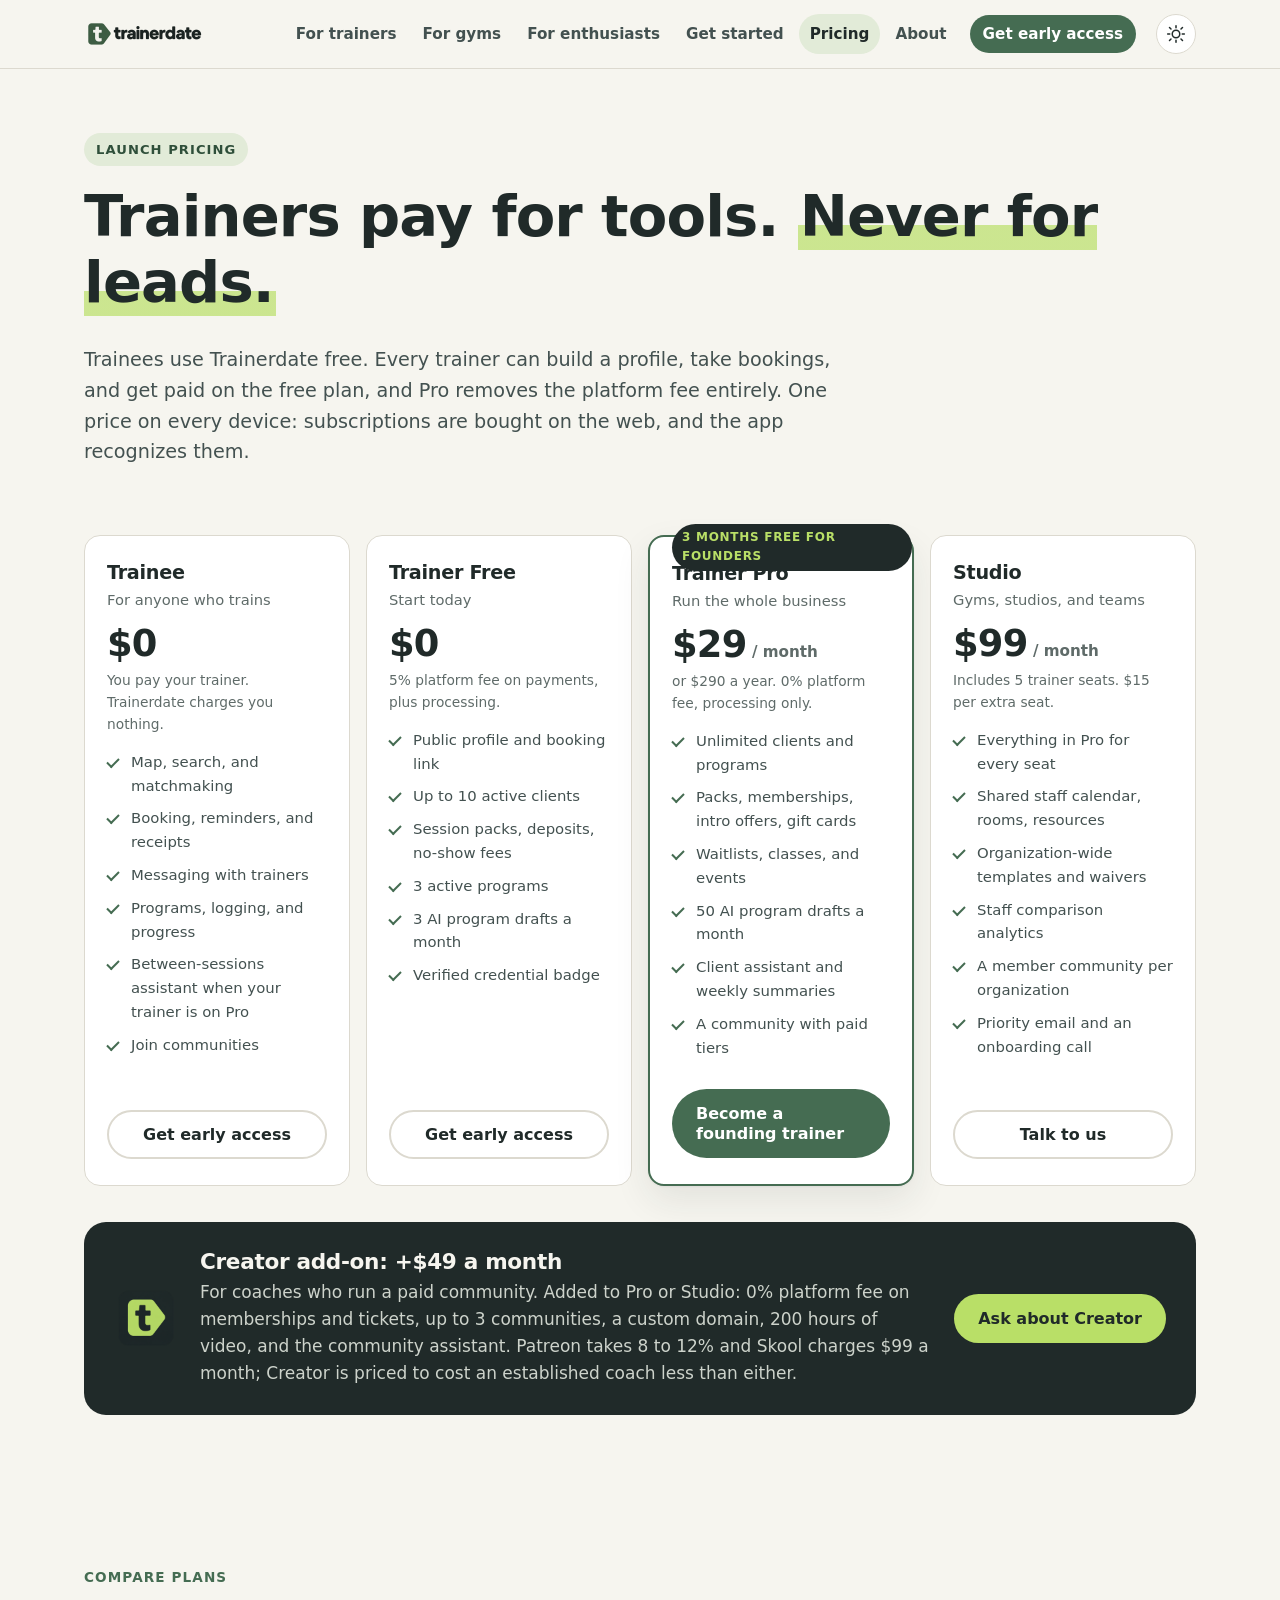
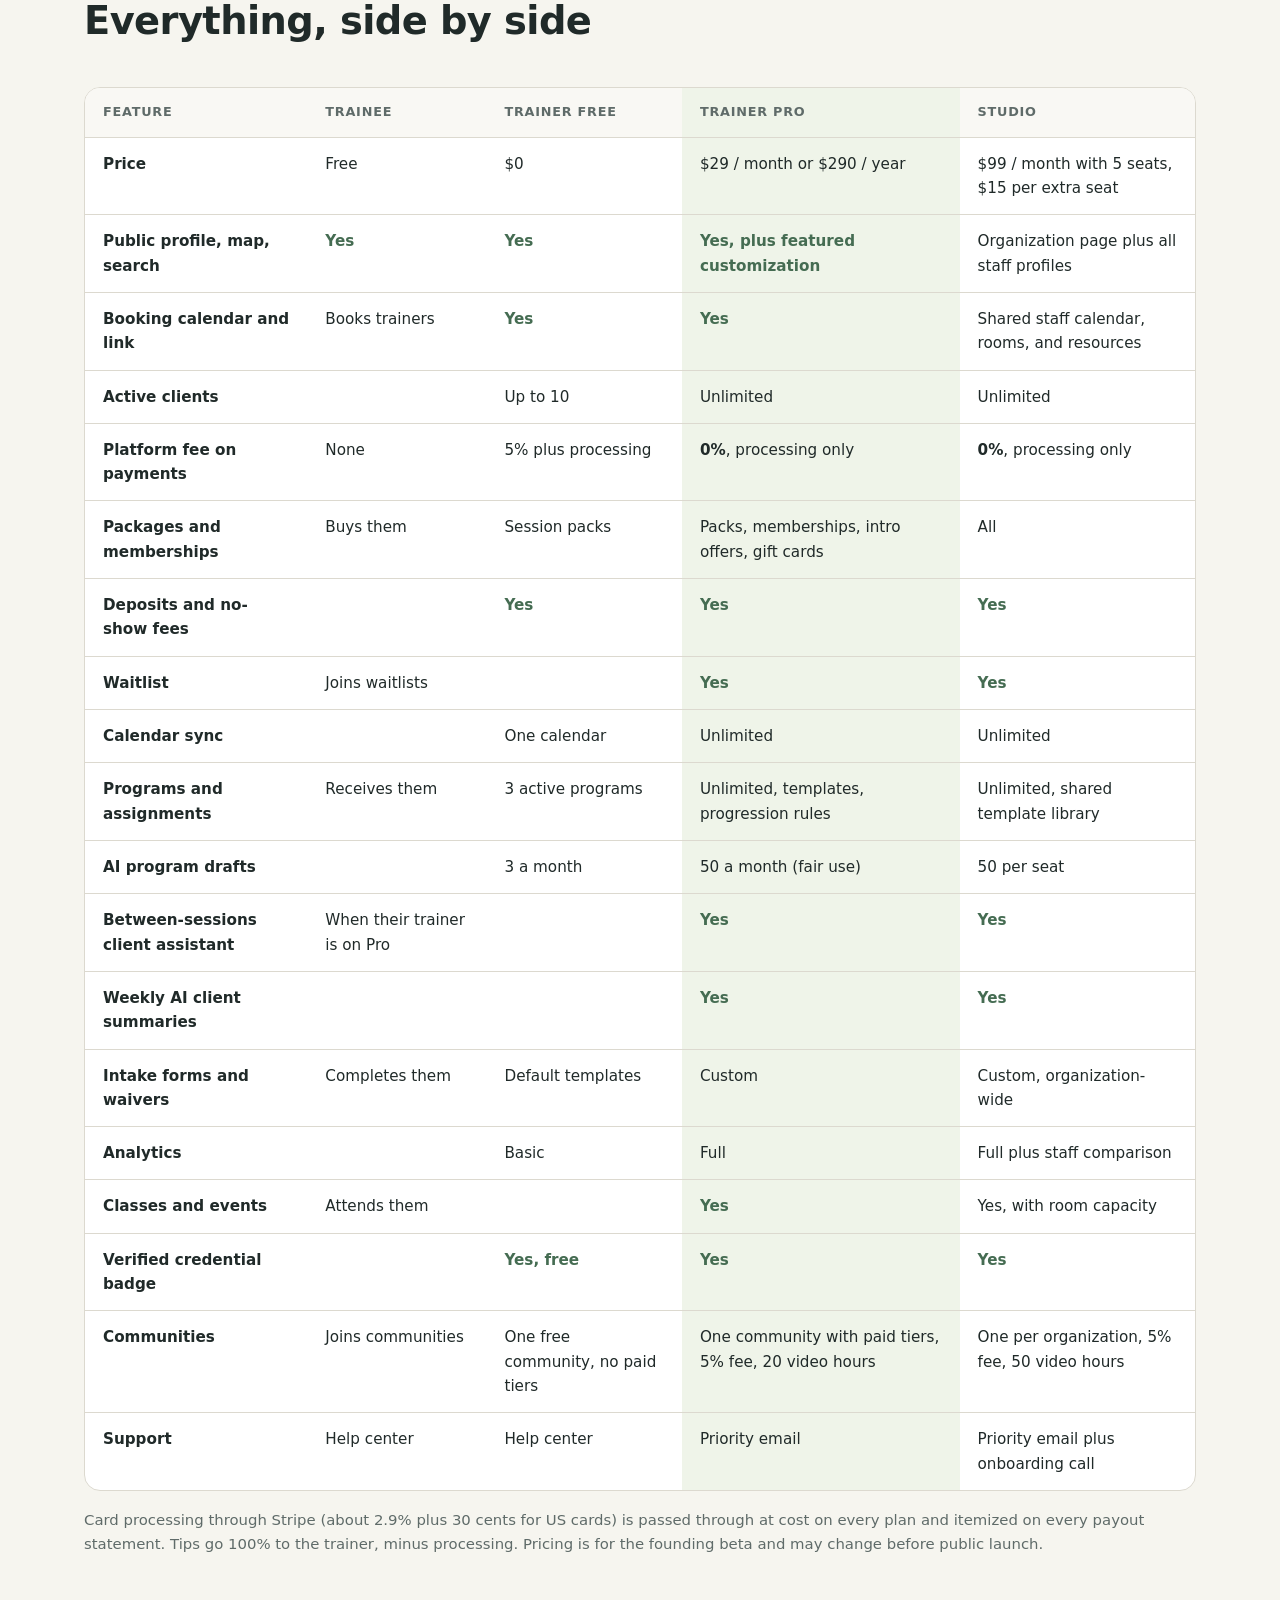
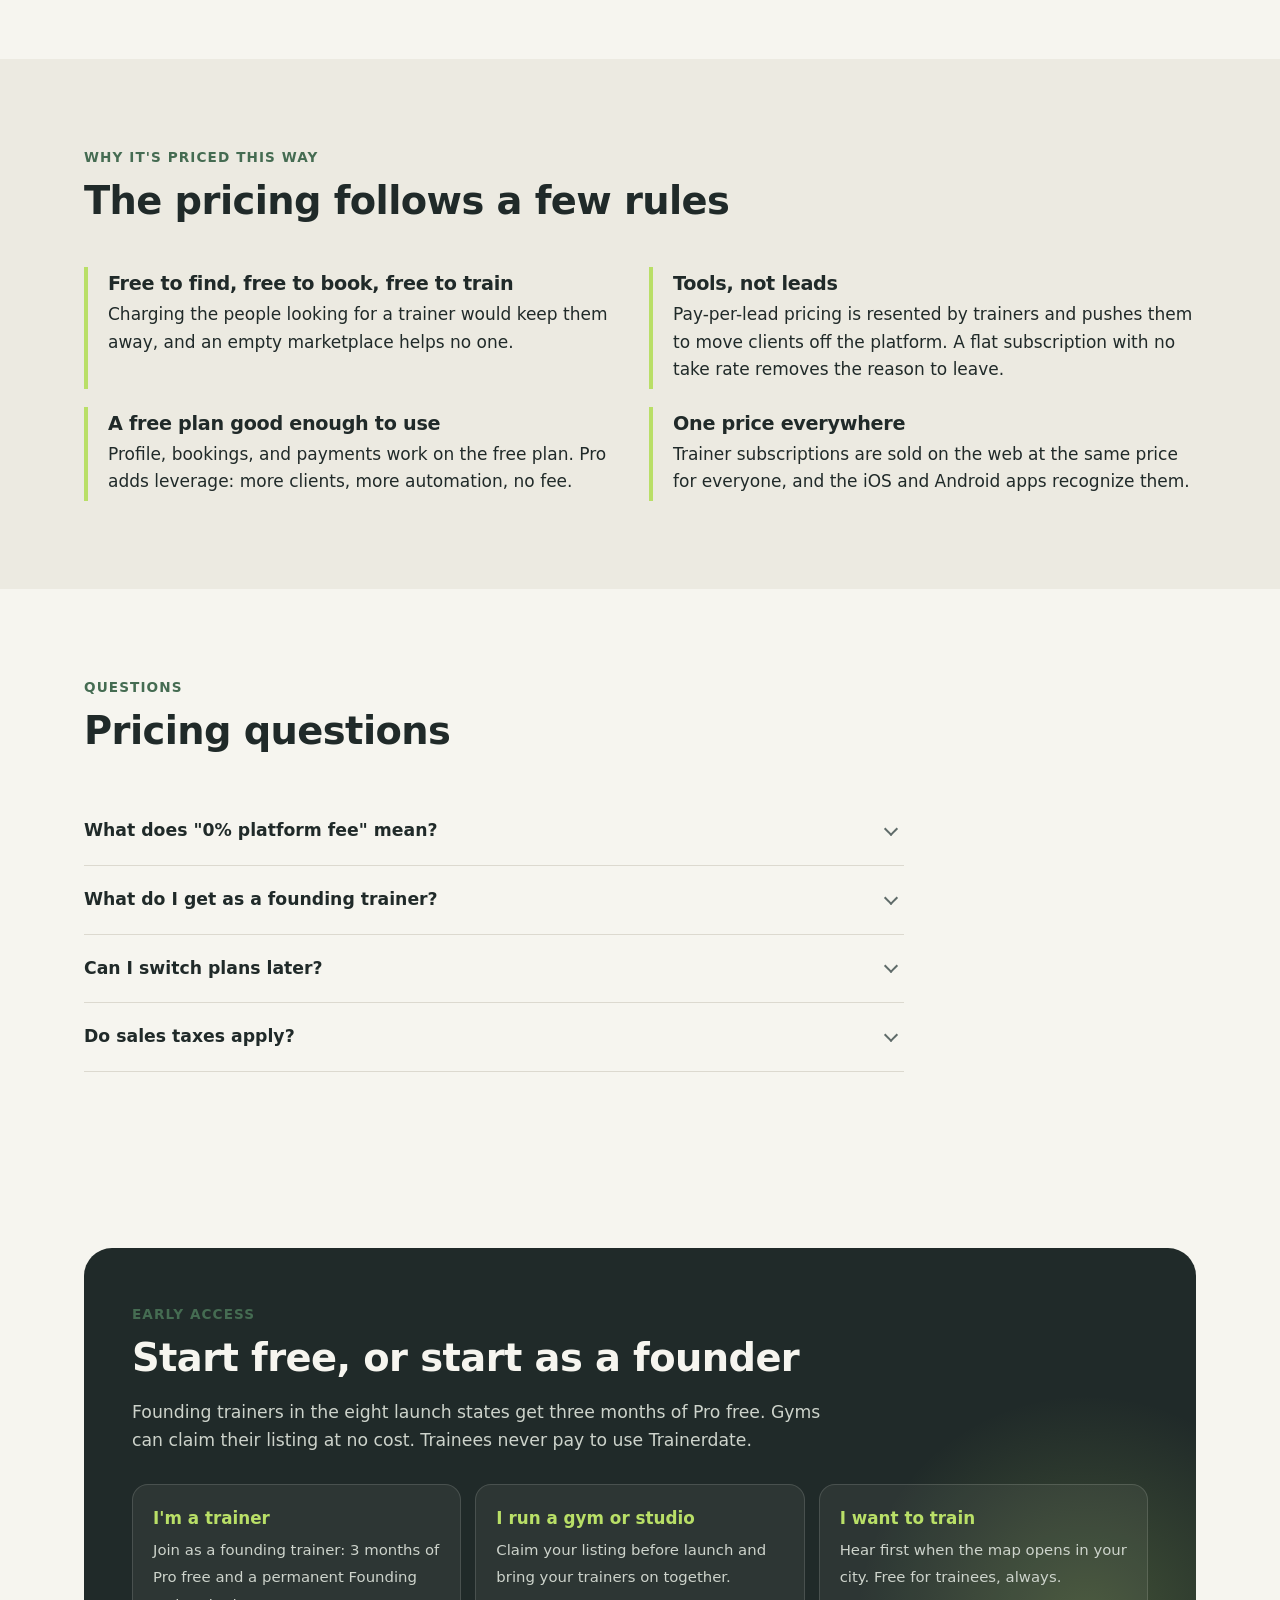
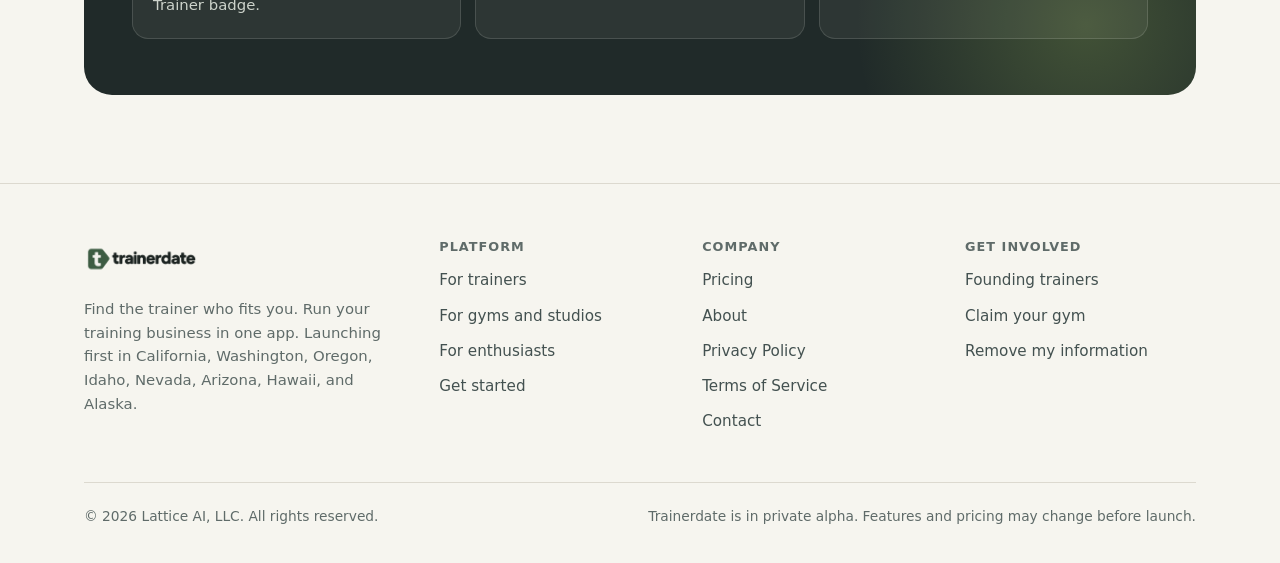
<file: pricing.html>
<!doctype html>
<html lang="en">
<head>
  <meta charset="utf-8">
  <meta name="viewport" content="width=device-width, initial-scale=1">
  <title>Pricing | Trainerdate</title>
  <meta name="description" content="Free for trainees. Trainer Free at $0, Trainer Pro at $29 a month with no platform fee, Studio at $99 a month for gyms, and the Creator add-on for paid communities.">
  <meta name="theme-color" content="#202A29">
  <link rel="canonical" href="https://trainerdate.com/pricing.html">
  <link rel="icon" href="assets/favicon.ico" sizes="any">
  <link rel="icon" type="image/png" sizes="192x192" href="assets/icon-192.png">
  <link rel="apple-touch-icon" href="assets/apple-touch-icon.png">
  <meta property="og:type" content="website">
  <meta property="og:site_name" content="Trainerdate">
  <meta property="og:title" content="Pricing | Trainerdate">
  <meta property="og:description" content="Free for trainees. Trainer Free at $0, Trainer Pro at $29 a month with no platform fee, Studio at $99 a month for gyms, and the Creator add-on for paid communities.">
  <meta property="og:url" content="https://trainerdate.com/pricing.html">
  <meta property="og:image" content="https://trainerdate.com/assets/og-image.png">
  <meta name="twitter:card" content="summary_large_image">
  <meta name="twitter:title" content="Pricing | Trainerdate">
  <meta name="twitter:description" content="Free for trainees. Trainer Free at $0, Trainer Pro at $29 a month with no platform fee, Studio at $99 a month for gyms, and the Creator add-on for paid communities.">
  <meta name="twitter:image" content="https://trainerdate.com/assets/og-image.png">
  <link rel="stylesheet" href="styles.css">
  <script>
    (function () {
      try {
        var t = localStorage.getItem('td-theme');
        if (t === 'light' || t === 'dark') document.documentElement.setAttribute('data-theme', t);
      } catch (e) { /* storage unavailable */ }
    })();
  </script>
</head>
<body>
  <a class="skip-link" href="#main">Skip to content</a>

  <header class="site-header">
    <div class="container header-inner">
      <a class="brand" href="index.html" aria-label="Trainerdate home">
        <img class="logo-light" src="assets/logo-on-light.png" alt="Trainerdate" width="120" height="40">
        <img class="logo-dark" src="assets/logo-on-dark.png" alt="Trainerdate" width="120" height="40">
      </a>
      <nav class="site-nav" id="site-nav" aria-label="Main">
        <a href="trainers.html">For trainers</a>
        <a href="gyms.html">For gyms</a>
        <a href="enthusiasts.html">For enthusiasts</a>
        <a href="get-started.html">Get started</a>
        <a href="pricing.html" aria-current="page">Pricing</a>
        <a href="about.html">About</a>
        <a class="btn btn-primary btn-small" href="#early-access">Get early access</a>
      </nav>
      <div class="header-actions">
        <button class="icon-btn" id="theme-toggle" type="button" aria-label="Switch color theme">
          <svg class="icon-sun" viewBox="0 0 24 24" aria-hidden="true"><circle cx="12" cy="12" r="4.5"/><path d="M12 2v2.5M12 19.5V22M4.2 4.2l1.8 1.8M18 18l1.8 1.8M2 12h2.5M19.5 12H22M4.2 19.8 6 18M18 6l1.8-1.8"/></svg>
          <svg class="icon-moon" viewBox="0 0 24 24" aria-hidden="true"><path d="M20 14.5A8.5 8.5 0 0 1 9.5 4a8.5 8.5 0 1 0 10.5 10.5Z"/></svg>
        </button>
        <button class="icon-btn menu-toggle" id="menu-toggle" type="button" aria-label="Open menu" aria-expanded="false" aria-controls="site-nav">
          <svg viewBox="0 0 24 24" aria-hidden="true"><path d="M4 7h16M4 12h16M4 17h16"/></svg>
        </button>
      </div>
    </div>
  </header>

  <main id="main">
    <section class="hero-simple">
      <div class="container">
        <p class="eyebrow">Launch pricing</p>
        <h1>Trainers pay for tools. <span class="hl">Never for leads.</span></h1>
        <p class="lede">Trainees use Trainerdate free. Every trainer can build a profile, take bookings, and get paid on the free plan, and Pro removes the platform fee entirely. One price on every device: subscriptions are bought on the web, and the app recognizes them.</p>
      </div>
    </section>

    <section class="section-tight" style="padding-top: 8px;">
      <div class="container">
        <div class="plans">
          <div class="plan">
            <h3>Trainee</h3>
            <p class="for">For anyone who trains</p>
            <div class="price">$0</div>
            <p class="price-note">You pay your trainer. Trainerdate charges you nothing.</p>
            <ul>
              <li>Map, search, and matchmaking</li>
              <li>Booking, reminders, and receipts</li>
              <li>Messaging with trainers</li>
              <li>Programs, logging, and progress</li>
              <li>Between-sessions assistant when your trainer is on Pro</li>
              <li>Join communities</li>
            </ul>
            <a class="btn btn-ghost" href="mailto:hello@latticetech.ai?subject=Trainerdate%20early%20access">Get early access</a>
          </div>
          <div class="plan">
            <h3>Trainer Free</h3>
            <p class="for">Start today</p>
            <div class="price">$0</div>
            <p class="price-note">5% platform fee on payments, plus processing.</p>
            <ul>
              <li>Public profile and booking link</li>
              <li>Up to 10 active clients</li>
              <li>Session packs, deposits, no-show fees</li>
              <li>3 active programs</li>
              <li>3 AI program drafts a month</li>
              <li>Verified credential badge</li>
            </ul>
            <a class="btn btn-ghost" href="mailto:hello@latticetech.ai?subject=Founding%20trainer%20early%20access">Get early access</a>
          </div>
          <div class="plan featured">
            <span class="ribbon">3 months free for founders</span>
            <h3>Trainer Pro</h3>
            <p class="for">Run the whole business</p>
            <div class="price">$29<small> / month</small></div>
            <p class="price-note">or $290 a year. 0% platform fee, processing only.</p>
            <ul>
              <li>Unlimited clients and programs</li>
              <li>Packs, memberships, intro offers, gift cards</li>
              <li>Waitlists, classes, and events</li>
              <li>50 AI program drafts a month</li>
              <li>Client assistant and weekly summaries</li>
              <li>A community with paid tiers</li>
            </ul>
            <a class="btn btn-primary" href="mailto:hello@latticetech.ai?subject=Founding%20trainer%20early%20access">Become a founding trainer</a>
          </div>
          <div class="plan">
            <h3>Studio</h3>
            <p class="for">Gyms, studios, and teams</p>
            <div class="price">$99<small> / month</small></div>
            <p class="price-note">Includes 5 trainer seats. $15 per extra seat.</p>
            <ul>
              <li>Everything in Pro for every seat</li>
              <li>Shared staff calendar, rooms, resources</li>
              <li>Organization-wide templates and waivers</li>
              <li>Staff comparison analytics</li>
              <li>A member community per organization</li>
              <li>Priority email and an onboarding call</li>
            </ul>
            <a class="btn btn-ghost" href="mailto:hello@latticetech.ai?subject=Studio%20plan%20for%20my%20gym">Talk to us</a>
          </div>
        </div>

        <div class="callout" style="margin-top: 36px;">
          <img src="assets/icon-192.png" alt="" width="64" height="64">
          <div>
            <h3>Creator add-on: +$49 a month</h3>
            <p>For coaches who run a paid community. Added to Pro or Studio: 0% platform fee on memberships and tickets, up to 3 communities, a custom domain, 200 hours of video, and the community assistant. Patreon takes 8 to 12% and Skool charges $99 a month; Creator is priced to cost an established coach less than either.</p>
          </div>
          <a class="btn btn-leaf" href="mailto:hello@latticetech.ai?subject=Creator%20plan%20question">Ask about Creator</a>
        </div>
      </div>
    </section>

    <section class="section">
      <div class="container">
        <div class="section-head">
          <span class="kicker">Compare plans</span>
          <h2>Everything, side by side</h2>
        </div>
        <div class="table-wrap">
          <table>
            <thead>
              <tr><th scope="col">Feature</th><th scope="col">Trainee</th><th scope="col">Trainer Free</th><th scope="col" class="col-us">Trainer Pro</th><th scope="col">Studio</th></tr>
            </thead>
            <tbody>
              <tr><th scope="row">Price</th><td>Free</td><td>$0</td><td class="col-us">$29 / month or $290 / year</td><td>$99 / month with 5 seats, $15 per extra seat</td></tr>
              <tr><th scope="row">Public profile, map, search</th><td class="yes">Yes</td><td class="yes">Yes</td><td class="col-us yes">Yes, plus featured customization</td><td>Organization page plus all staff profiles</td></tr>
              <tr><th scope="row">Booking calendar and link</th><td>Books trainers</td><td class="yes">Yes</td><td class="col-us yes">Yes</td><td>Shared staff calendar, rooms, and resources</td></tr>
              <tr><th scope="row">Active clients</th><td>&nbsp;</td><td>Up to 10</td><td class="col-us">Unlimited</td><td>Unlimited</td></tr>
              <tr><th scope="row">Platform fee on payments</th><td>None</td><td>5% plus processing</td><td class="col-us"><strong>0%</strong>, processing only</td><td><strong>0%</strong>, processing only</td></tr>
              <tr><th scope="row">Packages and memberships</th><td>Buys them</td><td>Session packs</td><td class="col-us">Packs, memberships, intro offers, gift cards</td><td>All</td></tr>
              <tr><th scope="row">Deposits and no-show fees</th><td>&nbsp;</td><td class="yes">Yes</td><td class="col-us yes">Yes</td><td class="yes">Yes</td></tr>
              <tr><th scope="row">Waitlist</th><td>Joins waitlists</td><td>&nbsp;</td><td class="col-us yes">Yes</td><td class="yes">Yes</td></tr>
              <tr><th scope="row">Calendar sync</th><td>&nbsp;</td><td>One calendar</td><td class="col-us">Unlimited</td><td>Unlimited</td></tr>
              <tr><th scope="row">Programs and assignments</th><td>Receives them</td><td>3 active programs</td><td class="col-us">Unlimited, templates, progression rules</td><td>Unlimited, shared template library</td></tr>
              <tr><th scope="row">AI program drafts</th><td>&nbsp;</td><td>3 a month</td><td class="col-us">50 a month (fair use)</td><td>50 per seat</td></tr>
              <tr><th scope="row">Between-sessions client assistant</th><td>When their trainer is on Pro</td><td>&nbsp;</td><td class="col-us yes">Yes</td><td class="yes">Yes</td></tr>
              <tr><th scope="row">Weekly AI client summaries</th><td>&nbsp;</td><td>&nbsp;</td><td class="col-us yes">Yes</td><td class="yes">Yes</td></tr>
              <tr><th scope="row">Intake forms and waivers</th><td>Completes them</td><td>Default templates</td><td class="col-us">Custom</td><td>Custom, organization-wide</td></tr>
              <tr><th scope="row">Analytics</th><td>&nbsp;</td><td>Basic</td><td class="col-us">Full</td><td>Full plus staff comparison</td></tr>
              <tr><th scope="row">Classes and events</th><td>Attends them</td><td>&nbsp;</td><td class="col-us yes">Yes</td><td>Yes, with room capacity</td></tr>
              <tr><th scope="row">Verified credential badge</th><td>&nbsp;</td><td class="yes">Yes, free</td><td class="col-us yes">Yes</td><td class="yes">Yes</td></tr>
              <tr><th scope="row">Communities</th><td>Joins communities</td><td>One free community, no paid tiers</td><td class="col-us">One community with paid tiers, 5% fee, 20 video hours</td><td>One per organization, 5% fee, 50 video hours</td></tr>
              <tr><th scope="row">Support</th><td>Help center</td><td>Help center</td><td class="col-us">Priority email</td><td>Priority email plus onboarding call</td></tr>
            </tbody>
          </table>
        </div>
        <p class="muted" style="margin-top: 18px; font-size: 0.93rem;">Card processing through Stripe (about 2.9% plus 30 cents for US cards) is passed through at cost on every plan and itemized on every payout statement. Tips go 100% to the trainer, minus processing. Pricing is for the founding beta and may change before public launch.</p>
      </div>
    </section>

    <section class="section section-alt">
      <div class="container">
        <div class="section-head">
          <span class="kicker">Why it's priced this way</span>
          <h2>The pricing follows a few rules</h2>
        </div>
        <div class="principles">
          <div class="principle">
            <h3>Free to find, free to book, free to train</h3>
            <p>Charging the people looking for a trainer would keep them away, and an empty marketplace helps no one.</p>
          </div>
          <div class="principle">
            <h3>Tools, not leads</h3>
            <p>Pay-per-lead pricing is resented by trainers and pushes them to move clients off the platform. A flat subscription with no take rate removes the reason to leave.</p>
          </div>
          <div class="principle">
            <h3>A free plan good enough to use</h3>
            <p>Profile, bookings, and payments work on the free plan. Pro adds leverage: more clients, more automation, no fee.</p>
          </div>
          <div class="principle">
            <h3>One price everywhere</h3>
            <p>Trainer subscriptions are sold on the web at the same price for everyone, and the iOS and Android apps recognize them.</p>
          </div>
        </div>
      </div>
    </section>

    <section class="section">
      <div class="container">
        <div class="section-head">
          <span class="kicker">Questions</span>
          <h2>Pricing questions</h2>
        </div>
        <div class="faq">
          <details>
            <summary>What does "0% platform fee" mean?</summary>
            <p>On Pro and Studio, Trainerdate takes nothing from the payments your clients make for sessions, packages, and memberships. You pay Stripe's card processing, which every payment app charges in some form.</p>
          </details>
          <details>
            <summary>What do I get as a founding trainer?</summary>
            <p>Three months of Pro free and a Founding Trainer badge that stays on your profile permanently. The offer is for trainers who join during the founding beta in the eight launch states.</p>
          </details>
          <details>
            <summary>Can I switch plans later?</summary>
            <p>Yes. Upgrade, downgrade, or cancel from the billing portal at any time. Your profile, clients, and history stay put.</p>
          </details>
          <details>
            <summary>Do sales taxes apply?</summary>
            <p>Sales tax applies to the subscription where required. Some states also tax personal training services; trainers are responsible for taxes on their own services.</p>
          </details>
        </div>
      </div>
    </section>

    <section class="section" id="early-access">
      <div class="container">
        <div class="cta-band">
          <span class="kicker">Early access</span>
          <h2>Start free, or start as a founder</h2>
          <p>Founding trainers in the eight launch states get three months of Pro free. Gyms can claim their listing at no cost. Trainees never pay to use Trainerdate.</p>
          <div class="cta-grid">
            <a class="cta-option" href="mailto:hello@latticetech.ai?subject=Founding%20trainer%20early%20access">
              <b>I'm a trainer</b>
              <span>Join as a founding trainer: 3 months of Pro free and a permanent Founding Trainer badge.</span>
            </a>
            <a class="cta-option" href="mailto:hello@latticetech.ai?subject=Claim%20my%20gym%20on%20Trainerdate">
              <b>I run a gym or studio</b>
              <span>Claim your listing before launch and bring your trainers on together.</span>
            </a>
            <a class="cta-option" href="mailto:hello@latticetech.ai?subject=Trainerdate%20early%20access">
              <b>I want to train</b>
              <span>Hear first when the map opens in your city. Free for trainees, always.</span>
            </a>
          </div>
        </div>
      </div>
    </section>
  </main>

  <footer class="site-footer">
    <div class="container">
      <div class="footer-grid">
        <div class="footer-brand">
          <img class="logo-light" src="assets/logo-on-light.png" alt="Trainerdate" width="114" height="38">
          <img class="logo-dark" src="assets/logo-on-dark.png" alt="Trainerdate" width="114" height="38">
          <p>Find the trainer who fits you. Run your training business in one app. Launching first in California, Washington, Oregon, Idaho, Nevada, Arizona, Hawaii, and Alaska.</p>
        </div>
        <div>
          <h4>Platform</h4>
          <ul>
            <li><a href="trainers.html">For trainers</a></li>
            <li><a href="gyms.html">For gyms and studios</a></li>
            <li><a href="enthusiasts.html">For enthusiasts</a></li>
            <li><a href="get-started.html">Get started</a></li>
          </ul>
        </div>
        <div>
          <h4>Company</h4>
          <ul>
            <li><a href="pricing.html">Pricing</a></li>
            <li><a href="about.html">About</a></li>
            <li><a href="privacy.html">Privacy Policy</a></li>
            <li><a href="terms.html">Terms of Service</a></li>
            <li><a href="mailto:hello@latticetech.ai?subject=Hello%20Trainerdate">Contact</a></li>
          </ul>
        </div>
        <div>
          <h4>Get involved</h4>
          <ul>
            <li><a href="mailto:hello@latticetech.ai?subject=Founding%20trainer%20early%20access">Founding trainers</a></li>
            <li><a href="mailto:hello@latticetech.ai?subject=Claim%20my%20gym%20on%20Trainerdate">Claim your gym</a></li>
            <li><a href="mailto:hello@latticetech.ai?subject=Remove%20my%20information">Remove my information</a></li>
          </ul>
        </div>
      </div>
      <div class="footer-bottom">
        <span>&copy; 2026 Lattice AI, LLC. All rights reserved.</span>
        <span>Trainerdate is in private alpha. Features and pricing may change before launch.</span>
      </div>
    </div>
  </footer>

  <script src="script.js"></script>
</body>
</html>
</file>
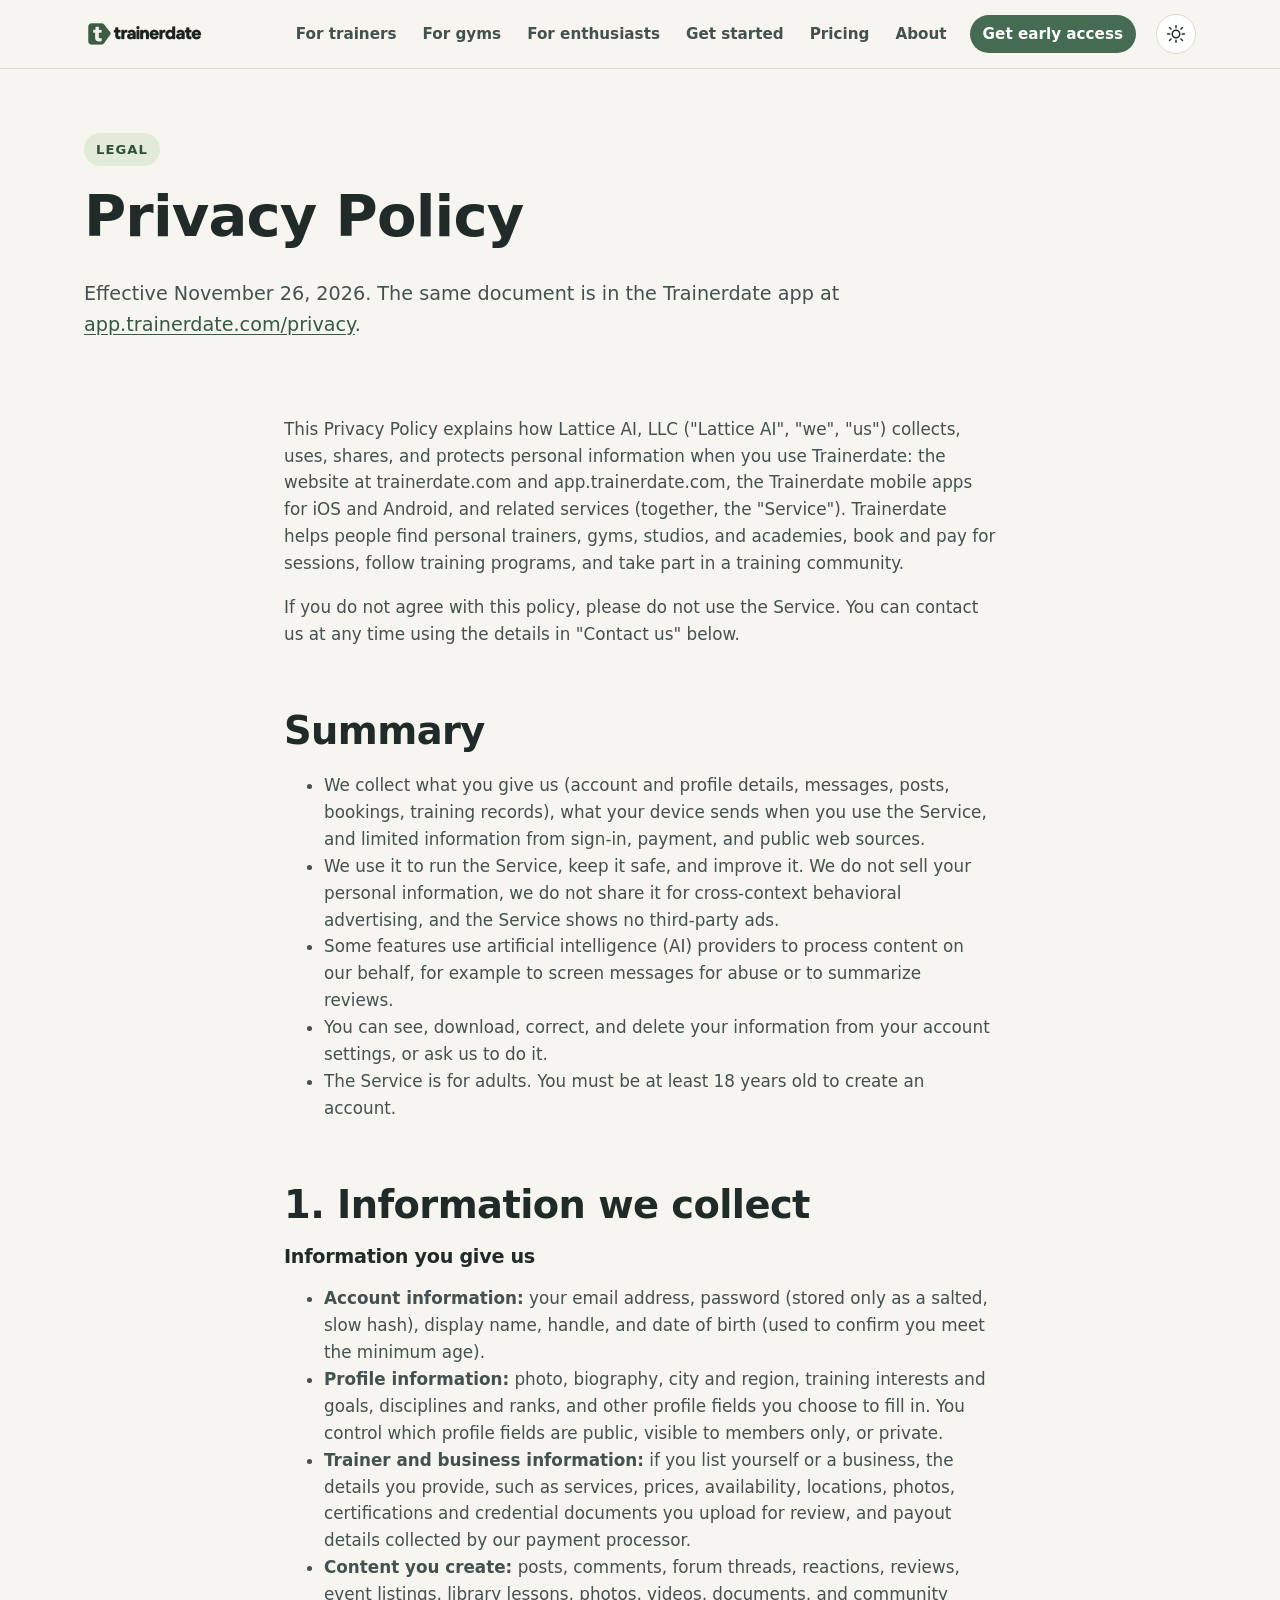
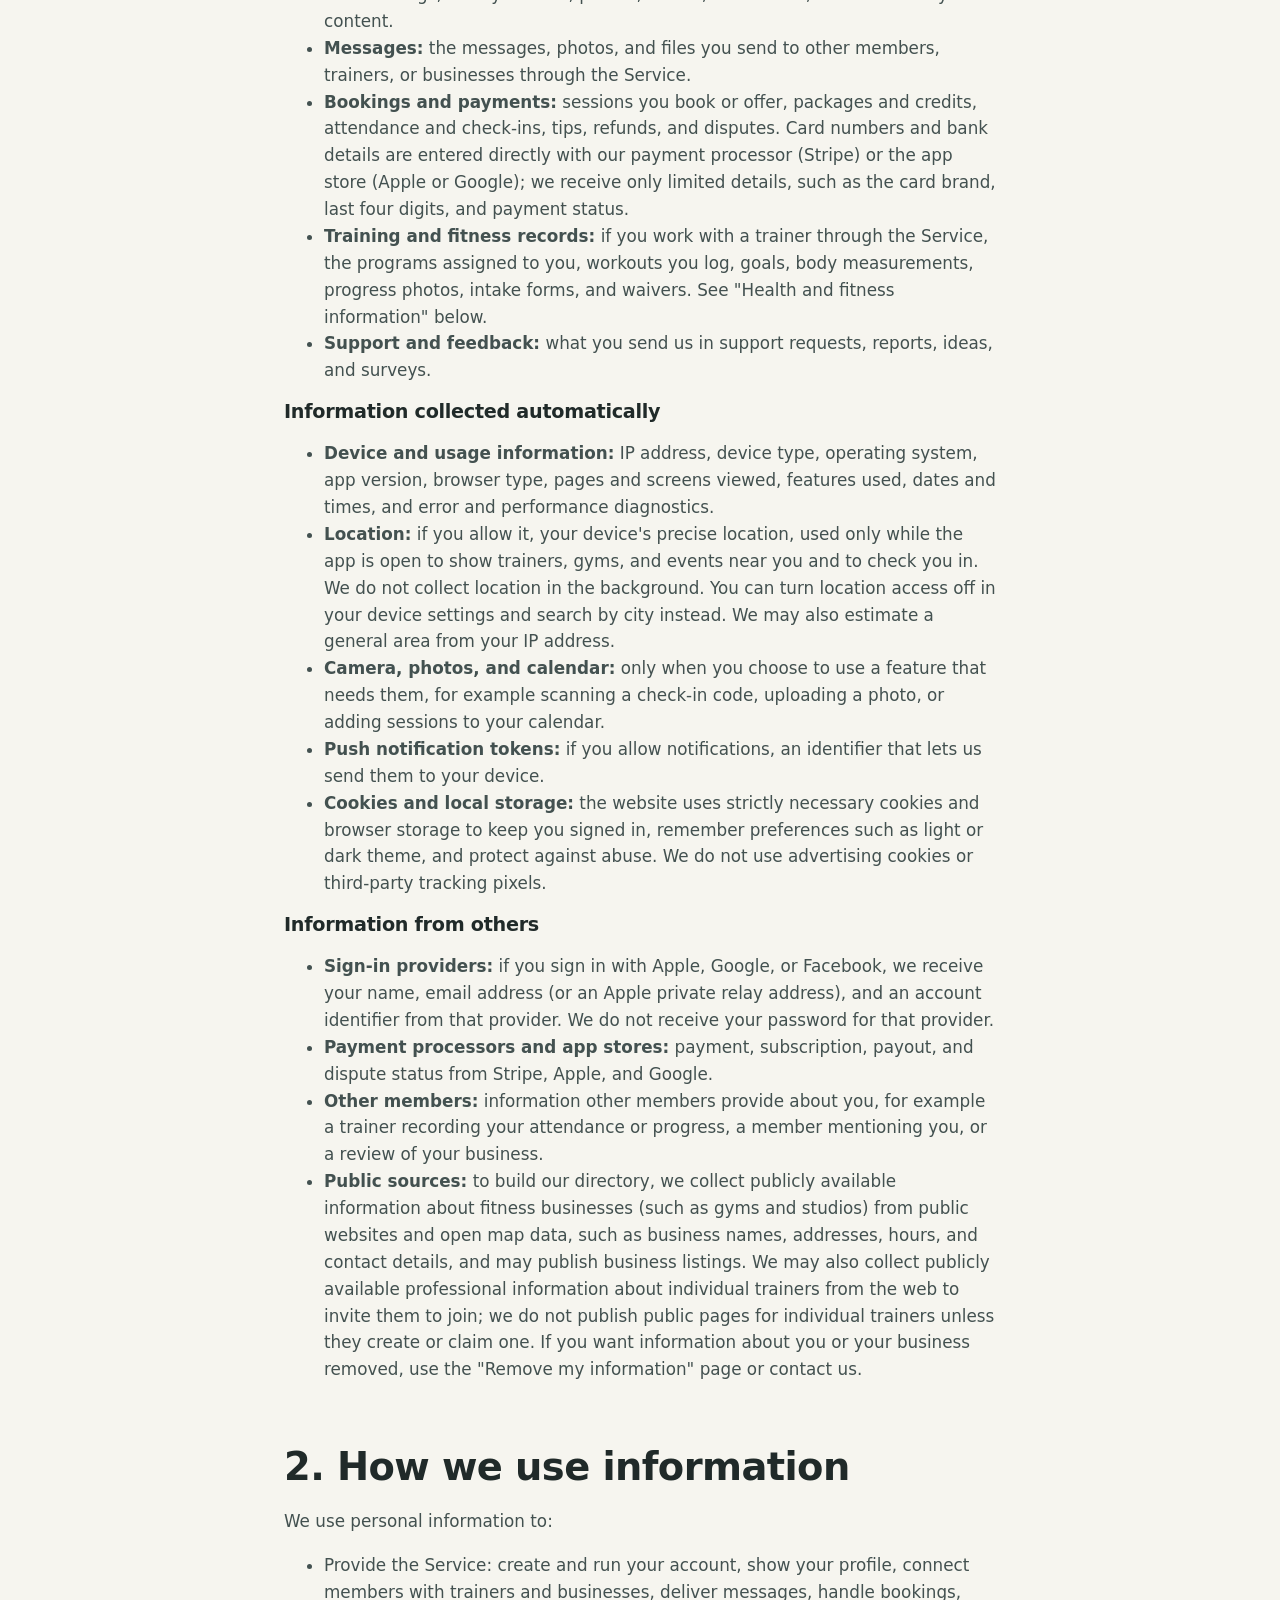
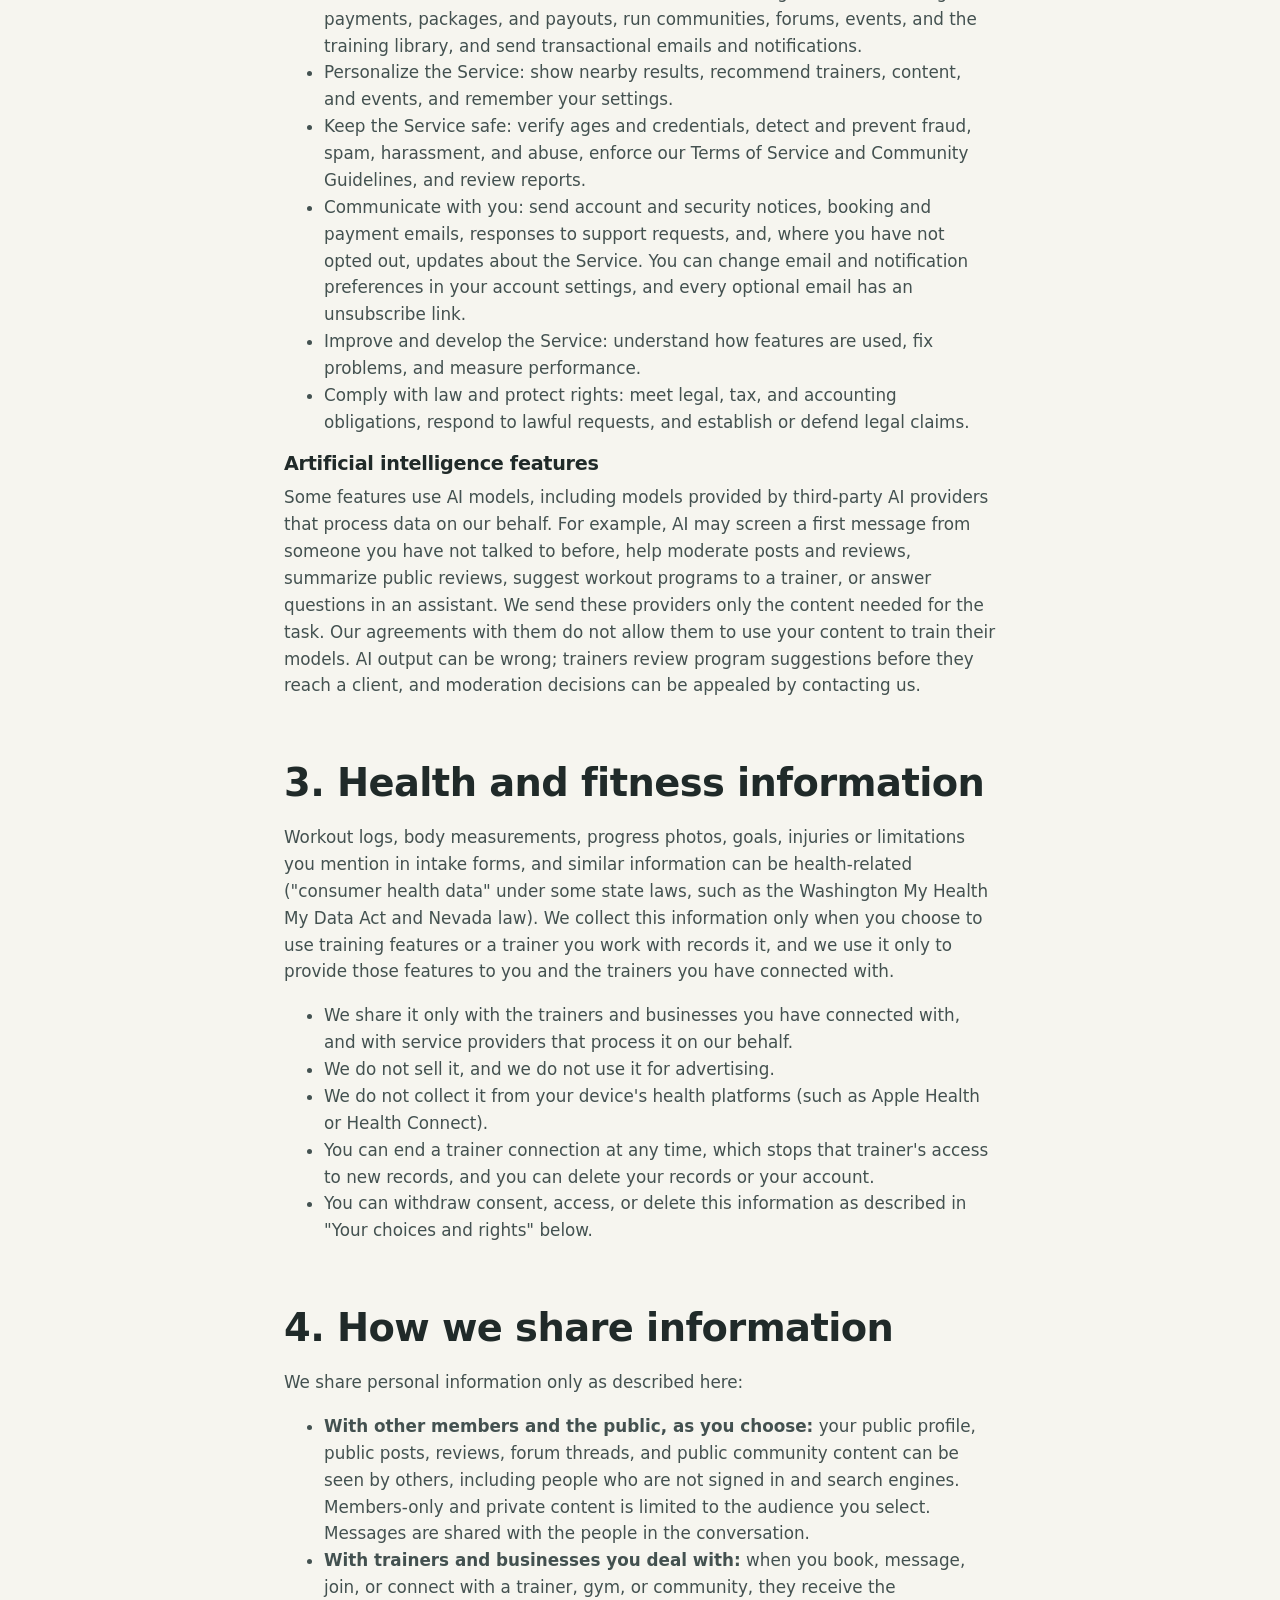
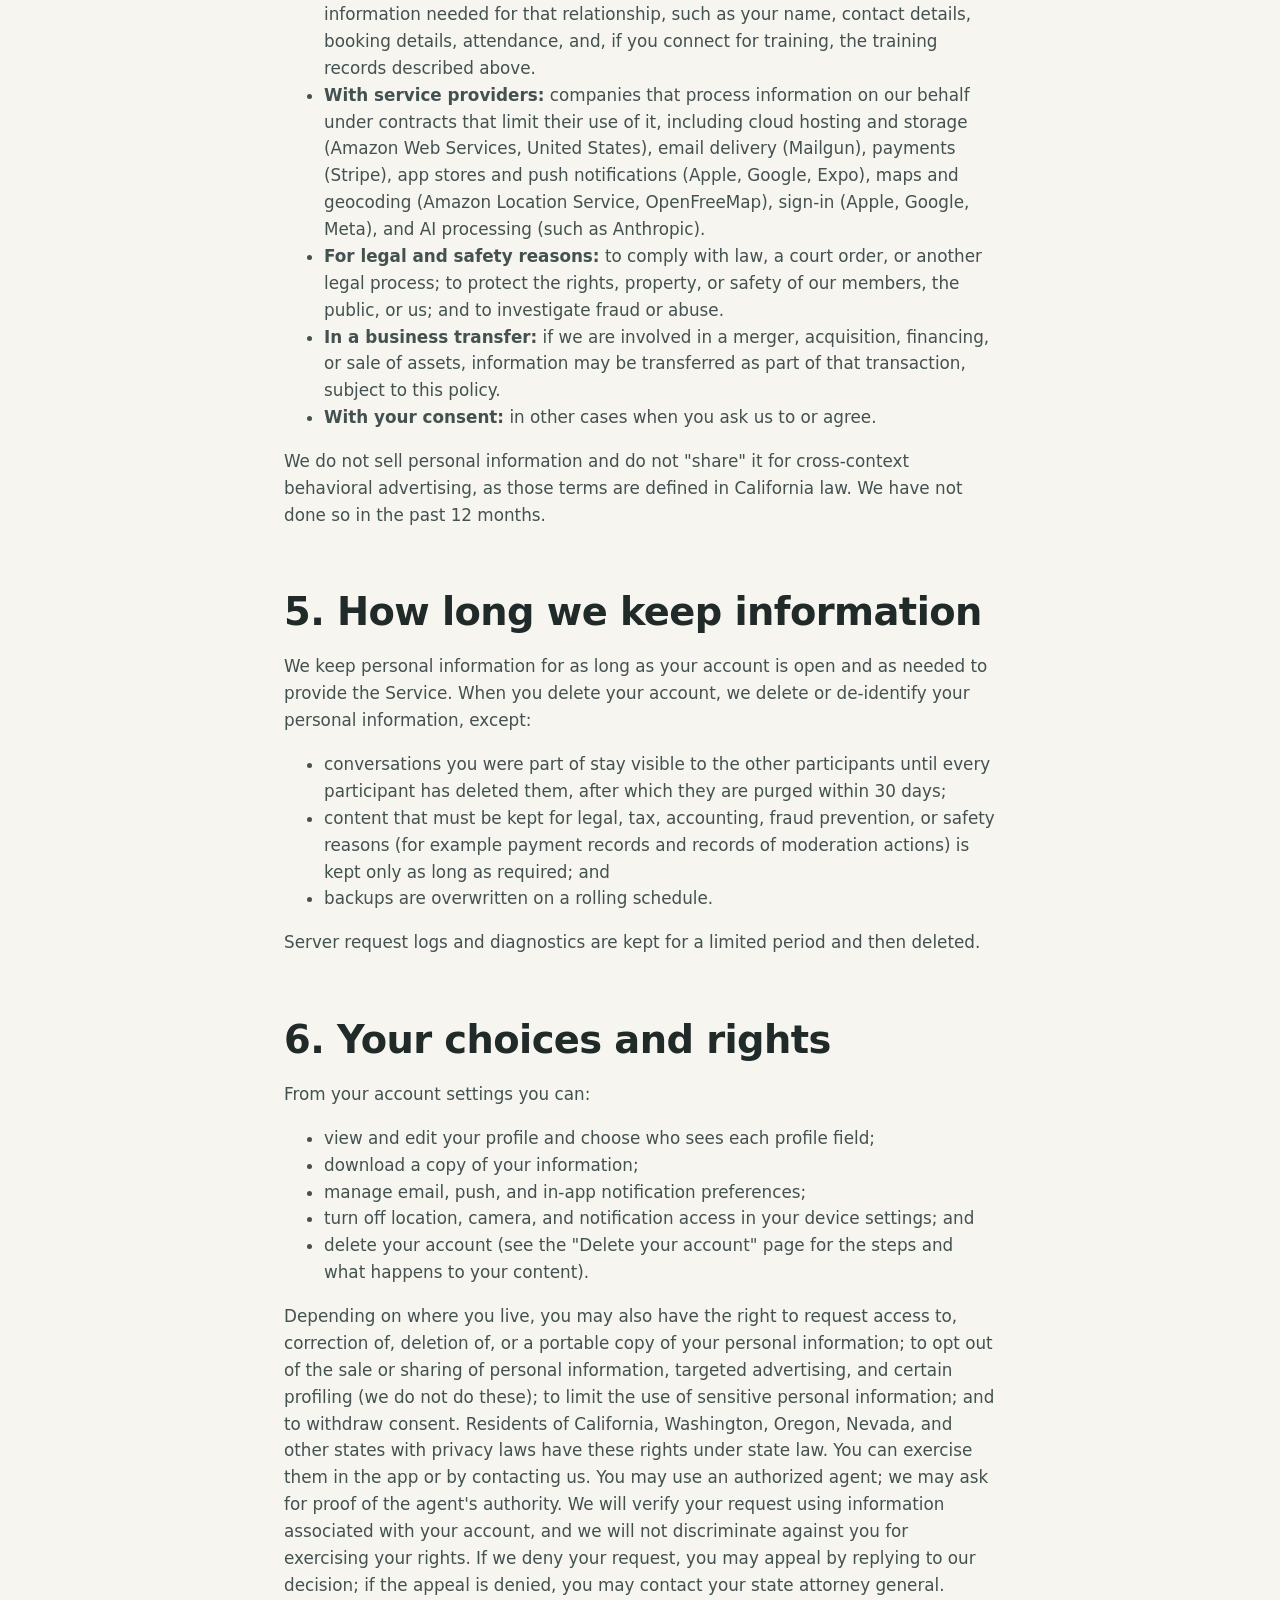
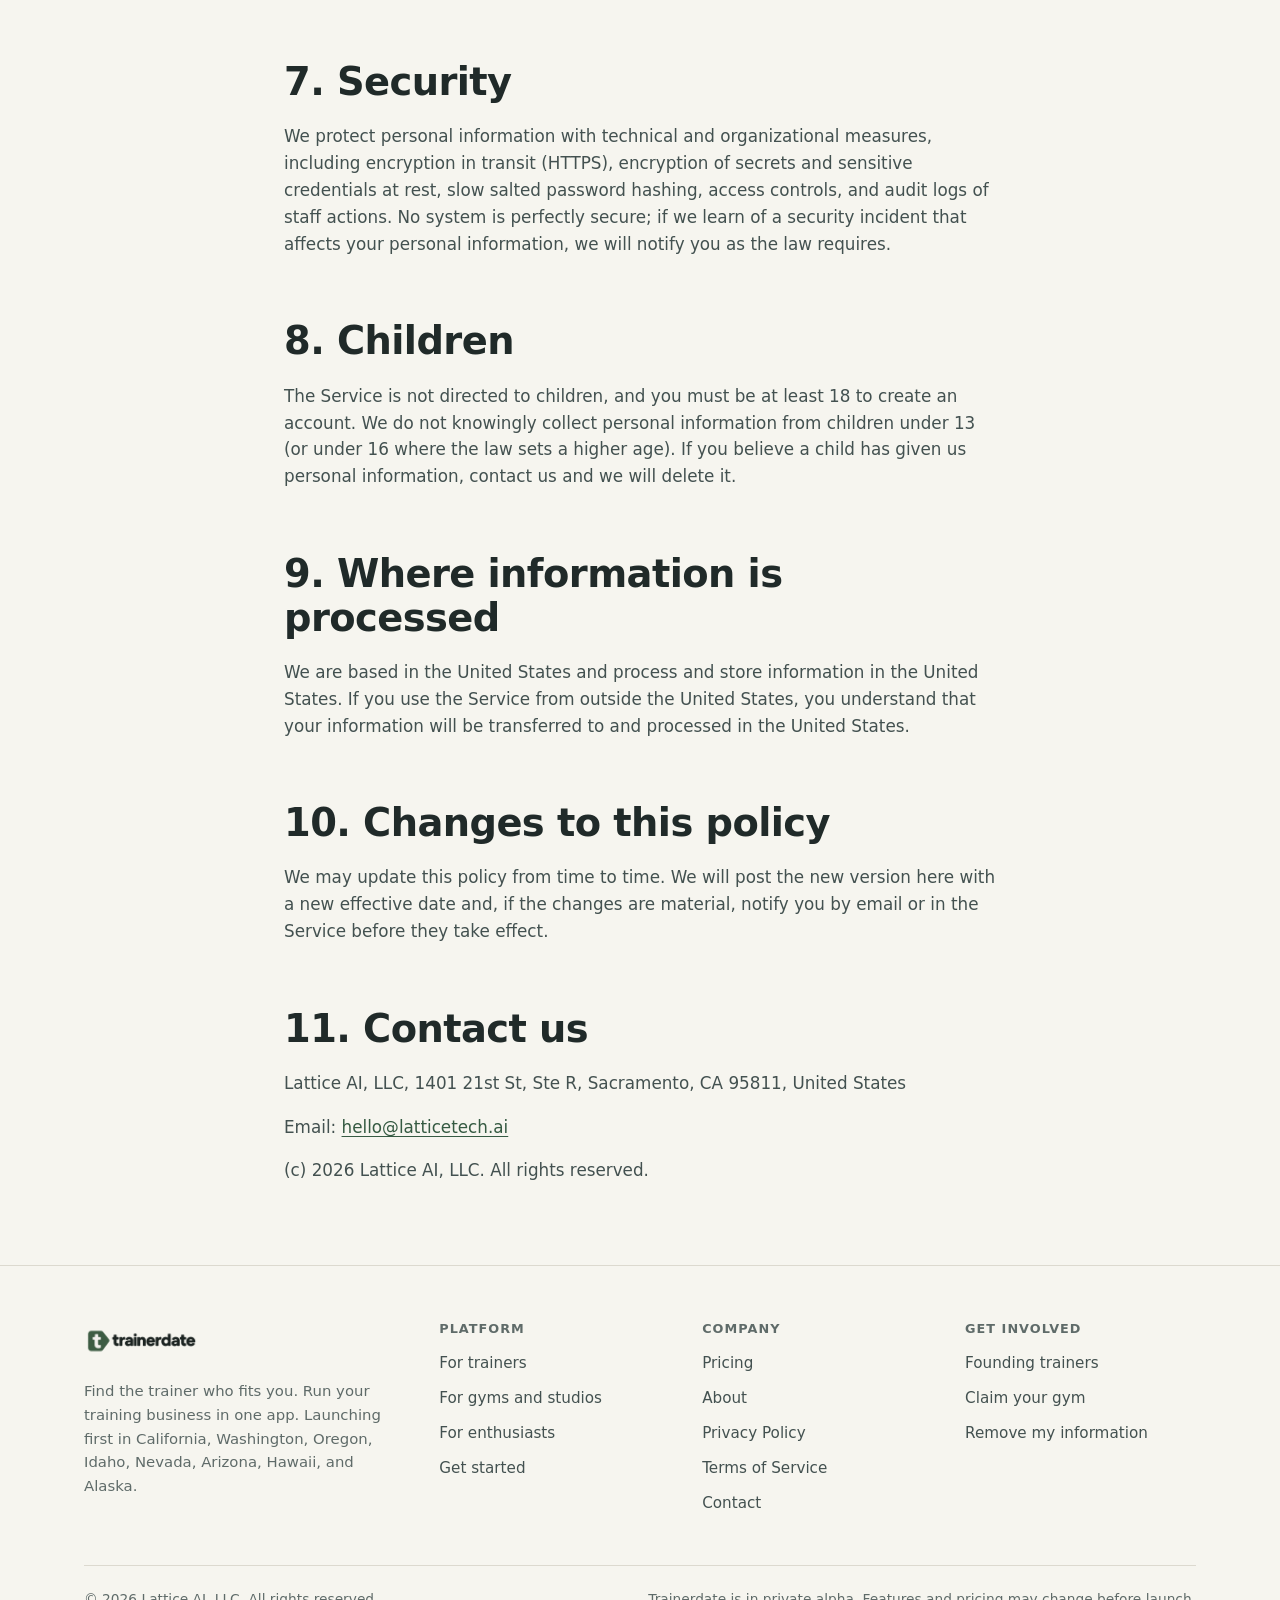
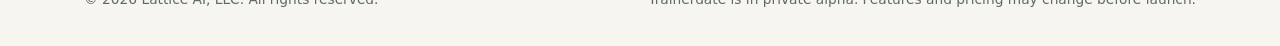
<file: privacy.html>
<!doctype html>
<html lang="en">
<head>
  <meta charset="utf-8">
  <meta name="viewport" content="width=device-width, initial-scale=1">
  <title>Privacy Policy | Trainerdate</title>
  <meta name="description" content="How Lattice AI, LLC collects, uses, shares, and protects personal information on Trainerdate.">
  <meta name="theme-color" content="#202A29">
  <link rel="canonical" href="https://trainerdate.com/privacy.html">
  <link rel="icon" href="assets/favicon.ico" sizes="any">
  <link rel="icon" type="image/png" sizes="192x192" href="assets/icon-192.png">
  <link rel="apple-touch-icon" href="assets/apple-touch-icon.png">
  <meta property="og:type" content="website">
  <meta property="og:site_name" content="Trainerdate">
  <meta property="og:title" content="Privacy Policy | Trainerdate">
  <meta property="og:description" content="How Lattice AI, LLC collects, uses, shares, and protects personal information on Trainerdate.">
  <meta property="og:url" content="https://trainerdate.com/privacy.html">
  <meta property="og:image" content="https://trainerdate.com/assets/og-image.png">
  <meta name="twitter:card" content="summary_large_image">
  <meta name="twitter:title" content="Privacy Policy | Trainerdate">
  <meta name="twitter:description" content="How Lattice AI, LLC collects, uses, shares, and protects personal information on Trainerdate.">
  <meta name="twitter:image" content="https://trainerdate.com/assets/og-image.png">
  <link rel="stylesheet" href="styles.css">
  <script>
    (function () {
      try {
        var t = localStorage.getItem('td-theme');
        if (t === 'light' || t === 'dark') document.documentElement.setAttribute('data-theme', t);
      } catch (e) { /* storage unavailable */ }
    })();
  </script>
</head>
<body>
  <a class="skip-link" href="#main">Skip to content</a>

  <header class="site-header">
    <div class="container header-inner">
      <a class="brand" href="index.html" aria-label="Trainerdate home">
        <img class="logo-light" src="assets/logo-on-light.png" alt="Trainerdate" width="120" height="40">
        <img class="logo-dark" src="assets/logo-on-dark.png" alt="Trainerdate" width="120" height="40">
      </a>
      <nav class="site-nav" id="site-nav" aria-label="Main">
        <a href="trainers.html">For trainers</a>
        <a href="gyms.html">For gyms</a>
        <a href="enthusiasts.html">For enthusiasts</a>
        <a href="get-started.html">Get started</a>
        <a href="pricing.html">Pricing</a>
        <a href="about.html">About</a>
        <a class="btn btn-primary btn-small" href="#early-access">Get early access</a>
      </nav>
      <div class="header-actions">
        <button class="icon-btn" id="theme-toggle" type="button" aria-label="Switch color theme">
          <svg class="icon-sun" viewBox="0 0 24 24" aria-hidden="true"><circle cx="12" cy="12" r="4.5"/><path d="M12 2v2.5M12 19.5V22M4.2 4.2l1.8 1.8M18 18l1.8 1.8M2 12h2.5M19.5 12H22M4.2 19.8 6 18M18 6l1.8-1.8"/></svg>
          <svg class="icon-moon" viewBox="0 0 24 24" aria-hidden="true"><path d="M20 14.5A8.5 8.5 0 0 1 9.5 4a8.5 8.5 0 1 0 10.5 10.5Z"/></svg>
        </button>
        <button class="icon-btn menu-toggle" id="menu-toggle" type="button" aria-label="Open menu" aria-expanded="false" aria-controls="site-nav">
          <svg viewBox="0 0 24 24" aria-hidden="true"><path d="M4 7h16M4 12h16M4 17h16"/></svg>
        </button>
      </div>
    </div>
  </header>

  <main id="main">
    <section class="hero-simple">
      <div class="container">
        <p class="eyebrow">Legal</p>
        <h1>Privacy Policy</h1>
        <p class="lede">Effective November 26, 2026. The same document is in the Trainerdate app at <a href="https://app.trainerdate.com/privacy">app.trainerdate.com/privacy</a>.</p>
      </div>
    </section>

    <section class="section-tight" style="padding-top: 16px;">
      <div class="container prose">
        <p>This Privacy Policy explains how Lattice AI, LLC ("Lattice AI", "we", "us") collects, uses, shares, and protects personal information when you use Trainerdate: the website at trainerdate.com and app.trainerdate.com, the Trainerdate mobile apps for iOS and Android, and related services (together, the "Service"). Trainerdate helps people find personal trainers, gyms, studios, and academies, book and pay for sessions, follow training programs, and take part in a training community.</p>
        <p>If you do not agree with this policy, please do not use the Service. You can contact us at any time using the details in "Contact us" below.</p>
        <h2>Summary</h2>
        <ul><li>We collect what you give us (account and profile details, messages, posts, bookings, training records), what your device sends when you use the Service, and limited information from sign-in, payment, and public web sources.</li><li>We use it to run the Service, keep it safe, and improve it. We do not sell your personal information, we do not share it for cross-context behavioral advertising, and the Service shows no third-party ads.</li><li>Some features use artificial intelligence (AI) providers to process content on our behalf, for example to screen messages for abuse or to summarize reviews.</li><li>You can see, download, correct, and delete your information from your account settings, or ask us to do it.</li><li>The Service is for adults. You must be at least 18 years old to create an account.</li></ul>
        <h2>1. Information we collect</h2>
        <h3>Information you give us</h3>
        <ul><li><strong>Account information:</strong> your email address, password (stored only as a salted, slow hash), display name, handle, and date of birth (used to confirm you meet the minimum age).</li><li><strong>Profile information:</strong> photo, biography, city and region, training interests and goals, disciplines and ranks, and other profile fields you choose to fill in. You control which profile fields are public, visible to members only, or private.</li><li><strong>Trainer and business information:</strong> if you list yourself or a business, the details you provide, such as services, prices, availability, locations, photos, certifications and credential documents you upload for review, and payout details collected by our payment processor.</li><li><strong>Content you create:</strong> posts, comments, forum threads, reactions, reviews, event listings, library lessons, photos, videos, documents, and community content.</li><li><strong>Messages:</strong> the messages, photos, and files you send to other members, trainers, or businesses through the Service.</li><li><strong>Bookings and payments:</strong> sessions you book or offer, packages and credits, attendance and check-ins, tips, refunds, and disputes. Card numbers and bank details are entered directly with our payment processor (Stripe) or the app store (Apple or Google); we receive only limited details, such as the card brand, last four digits, and payment status.</li><li><strong>Training and fitness records:</strong> if you work with a trainer through the Service, the programs assigned to you, workouts you log, goals, body measurements, progress photos, intake forms, and waivers. See "Health and fitness information" below.</li><li><strong>Support and feedback:</strong> what you send us in support requests, reports, ideas, and surveys.</li></ul>
        <h3>Information collected automatically</h3>
        <ul><li><strong>Device and usage information:</strong> IP address, device type, operating system, app version, browser type, pages and screens viewed, features used, dates and times, and error and performance diagnostics.</li><li><strong>Location:</strong> if you allow it, your device's precise location, used only while the app is open to show trainers, gyms, and events near you and to check you in. We do not collect location in the background. You can turn location access off in your device settings and search by city instead. We may also estimate a general area from your IP address.</li><li><strong>Camera, photos, and calendar:</strong> only when you choose to use a feature that needs them, for example scanning a check-in code, uploading a photo, or adding sessions to your calendar.</li><li><strong>Push notification tokens:</strong> if you allow notifications, an identifier that lets us send them to your device.</li><li><strong>Cookies and local storage:</strong> the website uses strictly necessary cookies and browser storage to keep you signed in, remember preferences such as light or dark theme, and protect against abuse. We do not use advertising cookies or third-party tracking pixels.</li></ul>
        <h3>Information from others</h3>
        <ul><li><strong>Sign-in providers:</strong> if you sign in with Apple, Google, or Facebook, we receive your name, email address (or an Apple private relay address), and an account identifier from that provider. We do not receive your password for that provider.</li><li><strong>Payment processors and app stores:</strong> payment, subscription, payout, and dispute status from Stripe, Apple, and Google.</li><li><strong>Other members:</strong> information other members provide about you, for example a trainer recording your attendance or progress, a member mentioning you, or a review of your business.</li><li><strong>Public sources:</strong> to build our directory, we collect publicly available information about fitness businesses (such as gyms and studios) from public websites and open map data, such as business names, addresses, hours, and contact details, and may publish business listings. We may also collect publicly available professional information about individual trainers from the web to invite them to join; we do not publish public pages for individual trainers unless they create or claim one. If you want information about you or your business removed, use the "Remove my information" page or contact us.</li></ul>
        <h2>2. How we use information</h2>
        <p>We use personal information to:</p>
        <ul><li>Provide the Service: create and run your account, show your profile, connect members with trainers and businesses, deliver messages, handle bookings, payments, packages, and payouts, run communities, forums, events, and the training library, and send transactional emails and notifications.</li><li>Personalize the Service: show nearby results, recommend trainers, content, and events, and remember your settings.</li><li>Keep the Service safe: verify ages and credentials, detect and prevent fraud, spam, harassment, and abuse, enforce our Terms of Service and Community Guidelines, and review reports.</li><li>Communicate with you: send account and security notices, booking and payment emails, responses to support requests, and, where you have not opted out, updates about the Service. You can change email and notification preferences in your account settings, and every optional email has an unsubscribe link.</li><li>Improve and develop the Service: understand how features are used, fix problems, and measure performance.</li><li>Comply with law and protect rights: meet legal, tax, and accounting obligations, respond to lawful requests, and establish or defend legal claims.</li></ul>
        <h3>Artificial intelligence features</h3>
        <p>Some features use AI models, including models provided by third-party AI providers that process data on our behalf. For example, AI may screen a first message from someone you have not talked to before, help moderate posts and reviews, summarize public reviews, suggest workout programs to a trainer, or answer questions in an assistant. We send these providers only the content needed for the task. Our agreements with them do not allow them to use your content to train their models. AI output can be wrong; trainers review program suggestions before they reach a client, and moderation decisions can be appealed by contacting us.</p>
        <h2>3. Health and fitness information</h2>
        <p>Workout logs, body measurements, progress photos, goals, injuries or limitations you mention in intake forms, and similar information can be health-related ("consumer health data" under some state laws, such as the Washington My Health My Data Act and Nevada law). We collect this information only when you choose to use training features or a trainer you work with records it, and we use it only to provide those features to you and the trainers you have connected with.</p>
        <ul><li>We share it only with the trainers and businesses you have connected with, and with service providers that process it on our behalf.</li><li>We do not sell it, and we do not use it for advertising.</li><li>We do not collect it from your device's health platforms (such as Apple Health or Health Connect).</li><li>You can end a trainer connection at any time, which stops that trainer's access to new records, and you can delete your records or your account.</li><li>You can withdraw consent, access, or delete this information as described in "Your choices and rights" below.</li></ul>
        <h2>4. How we share information</h2>
        <p>We share personal information only as described here:</p>
        <ul><li><strong>With other members and the public, as you choose:</strong> your public profile, public posts, reviews, forum threads, and public community content can be seen by others, including people who are not signed in and search engines. Members-only and private content is limited to the audience you select. Messages are shared with the people in the conversation.</li><li><strong>With trainers and businesses you deal with:</strong> when you book, message, join, or connect with a trainer, gym, or community, they receive the information needed for that relationship, such as your name, contact details, booking details, attendance, and, if you connect for training, the training records described above.</li><li><strong>With service providers:</strong> companies that process information on our behalf under contracts that limit their use of it, including cloud hosting and storage (Amazon Web Services, United States), email delivery (Mailgun), payments (Stripe), app stores and push notifications (Apple, Google, Expo), maps and geocoding (Amazon Location Service, OpenFreeMap), sign-in (Apple, Google, Meta), and AI processing (such as Anthropic).</li><li><strong>For legal and safety reasons:</strong> to comply with law, a court order, or another legal process; to protect the rights, property, or safety of our members, the public, or us; and to investigate fraud or abuse.</li><li><strong>In a business transfer:</strong> if we are involved in a merger, acquisition, financing, or sale of assets, information may be transferred as part of that transaction, subject to this policy.</li><li><strong>With your consent:</strong> in other cases when you ask us to or agree.</li></ul>
        <p>We do not sell personal information and do not "share" it for cross-context behavioral advertising, as those terms are defined in California law. We have not done so in the past 12 months.</p>
        <h2>5. How long we keep information</h2>
        <p>We keep personal information for as long as your account is open and as needed to provide the Service. When you delete your account, we delete or de-identify your personal information, except:</p>
        <ul><li>conversations you were part of stay visible to the other participants until every participant has deleted them, after which they are purged within 30 days;</li><li>content that must be kept for legal, tax, accounting, fraud prevention, or safety reasons (for example payment records and records of moderation actions) is kept only as long as required; and</li><li>backups are overwritten on a rolling schedule.</li></ul>
        <p>Server request logs and diagnostics are kept for a limited period and then deleted.</p>
        <h2>6. Your choices and rights</h2>
        <p>From your account settings you can:</p>
        <ul><li>view and edit your profile and choose who sees each profile field;</li><li>download a copy of your information;</li><li>manage email, push, and in-app notification preferences;</li><li>turn off location, camera, and notification access in your device settings; and</li><li>delete your account (see the "Delete your account" page for the steps and what happens to your content).</li></ul>
        <p>Depending on where you live, you may also have the right to request access to, correction of, deletion of, or a portable copy of your personal information; to opt out of the sale or sharing of personal information, targeted advertising, and certain profiling (we do not do these); to limit the use of sensitive personal information; and to withdraw consent. Residents of California, Washington, Oregon, Nevada, and other states with privacy laws have these rights under state law. You can exercise them in the app or by contacting us. You may use an authorized agent; we may ask for proof of the agent's authority. We will verify your request using information associated with your account, and we will not discriminate against you for exercising your rights. If we deny your request, you may appeal by replying to our decision; if the appeal is denied, you may contact your state attorney general.</p>
        <h2>7. Security</h2>
        <p>We protect personal information with technical and organizational measures, including encryption in transit (HTTPS), encryption of secrets and sensitive credentials at rest, slow salted password hashing, access controls, and audit logs of staff actions. No system is perfectly secure; if we learn of a security incident that affects your personal information, we will notify you as the law requires.</p>
        <h2>8. Children</h2>
        <p>The Service is not directed to children, and you must be at least 18 to create an account. We do not knowingly collect personal information from children under 13 (or under 16 where the law sets a higher age). If you believe a child has given us personal information, contact us and we will delete it.</p>
        <h2>9. Where information is processed</h2>
        <p>We are based in the United States and process and store information in the United States. If you use the Service from outside the United States, you understand that your information will be transferred to and processed in the United States.</p>
        <h2>10. Changes to this policy</h2>
        <p>We may update this policy from time to time. We will post the new version here with a new effective date and, if the changes are material, notify you by email or in the Service before they take effect.</p>
        <h2>11. Contact us</h2>
        <p>Lattice AI, LLC, 1401 21st St, Ste R, Sacramento, CA 95811, United States</p>
        <p>Email: <a href="mailto:hello@latticetech.ai">hello@latticetech.ai</a></p>
        <p>(c) 2026 Lattice AI, LLC. All rights reserved.</p>
      </div>
    </section>
  </main>

  <footer class="site-footer">
    <div class="container">
      <div class="footer-grid">
        <div class="footer-brand">
          <img class="logo-light" src="assets/logo-on-light.png" alt="Trainerdate" width="114" height="38">
          <img class="logo-dark" src="assets/logo-on-dark.png" alt="Trainerdate" width="114" height="38">
          <p>Find the trainer who fits you. Run your training business in one app. Launching first in California, Washington, Oregon, Idaho, Nevada, Arizona, Hawaii, and Alaska.</p>
        </div>
        <div>
          <h4>Platform</h4>
          <ul>
            <li><a href="trainers.html">For trainers</a></li>
            <li><a href="gyms.html">For gyms and studios</a></li>
            <li><a href="enthusiasts.html">For enthusiasts</a></li>
            <li><a href="get-started.html">Get started</a></li>
          </ul>
        </div>
        <div>
          <h4>Company</h4>
          <ul>
            <li><a href="pricing.html">Pricing</a></li>
            <li><a href="about.html">About</a></li>
            <li><a href="privacy.html">Privacy Policy</a></li>
            <li><a href="terms.html">Terms of Service</a></li>
            <li><a href="mailto:hello@latticetech.ai?subject=Hello%20Trainerdate">Contact</a></li>
          </ul>
        </div>
        <div>
          <h4>Get involved</h4>
          <ul>
            <li><a href="mailto:hello@latticetech.ai?subject=Founding%20trainer%20early%20access">Founding trainers</a></li>
            <li><a href="mailto:hello@latticetech.ai?subject=Claim%20my%20gym%20on%20Trainerdate">Claim your gym</a></li>
            <li><a href="mailto:hello@latticetech.ai?subject=Remove%20my%20information">Remove my information</a></li>
          </ul>
        </div>
      </div>
      <div class="footer-bottom">
        <span>&copy; 2026 Lattice AI, LLC. All rights reserved.</span>
        <span>Trainerdate is in private alpha. Features and pricing may change before launch.</span>
      </div>
    </div>
  </footer>

  <script src="script.js"></script>
</body>
</html>
</file>
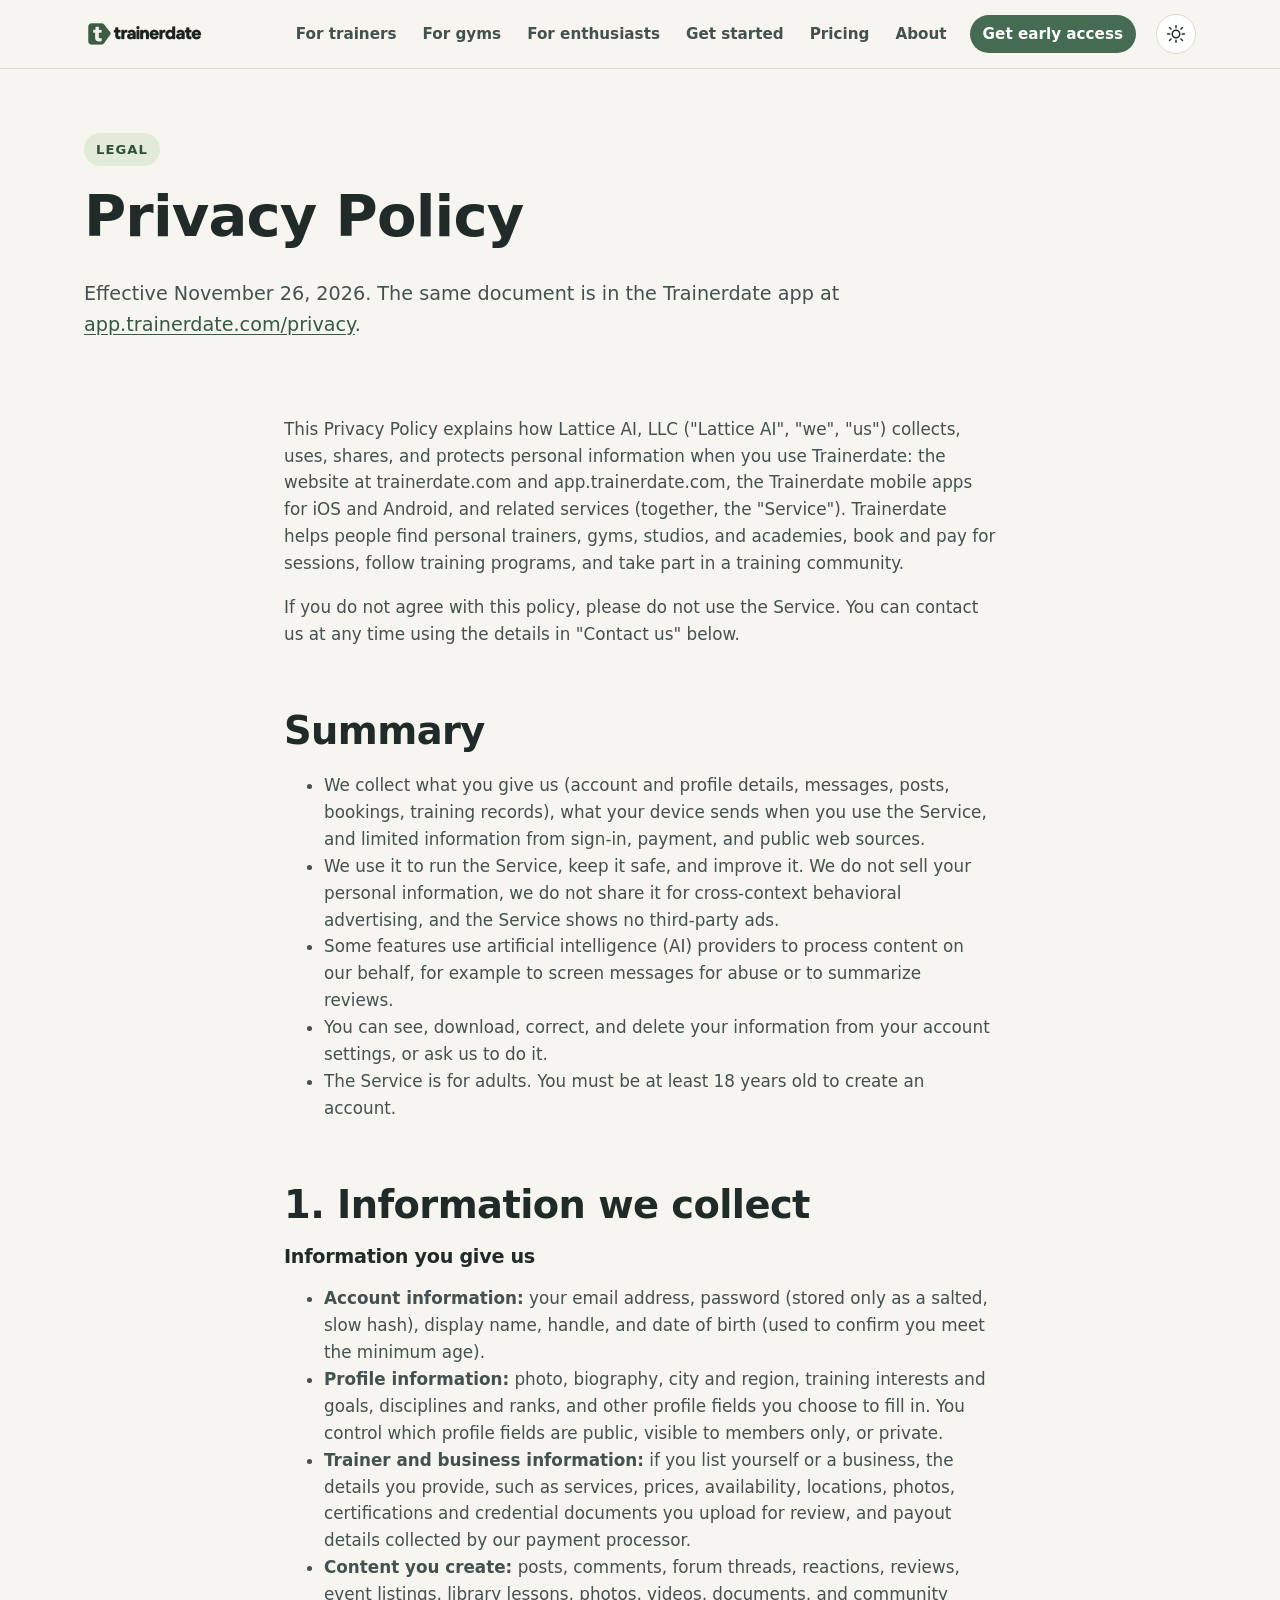
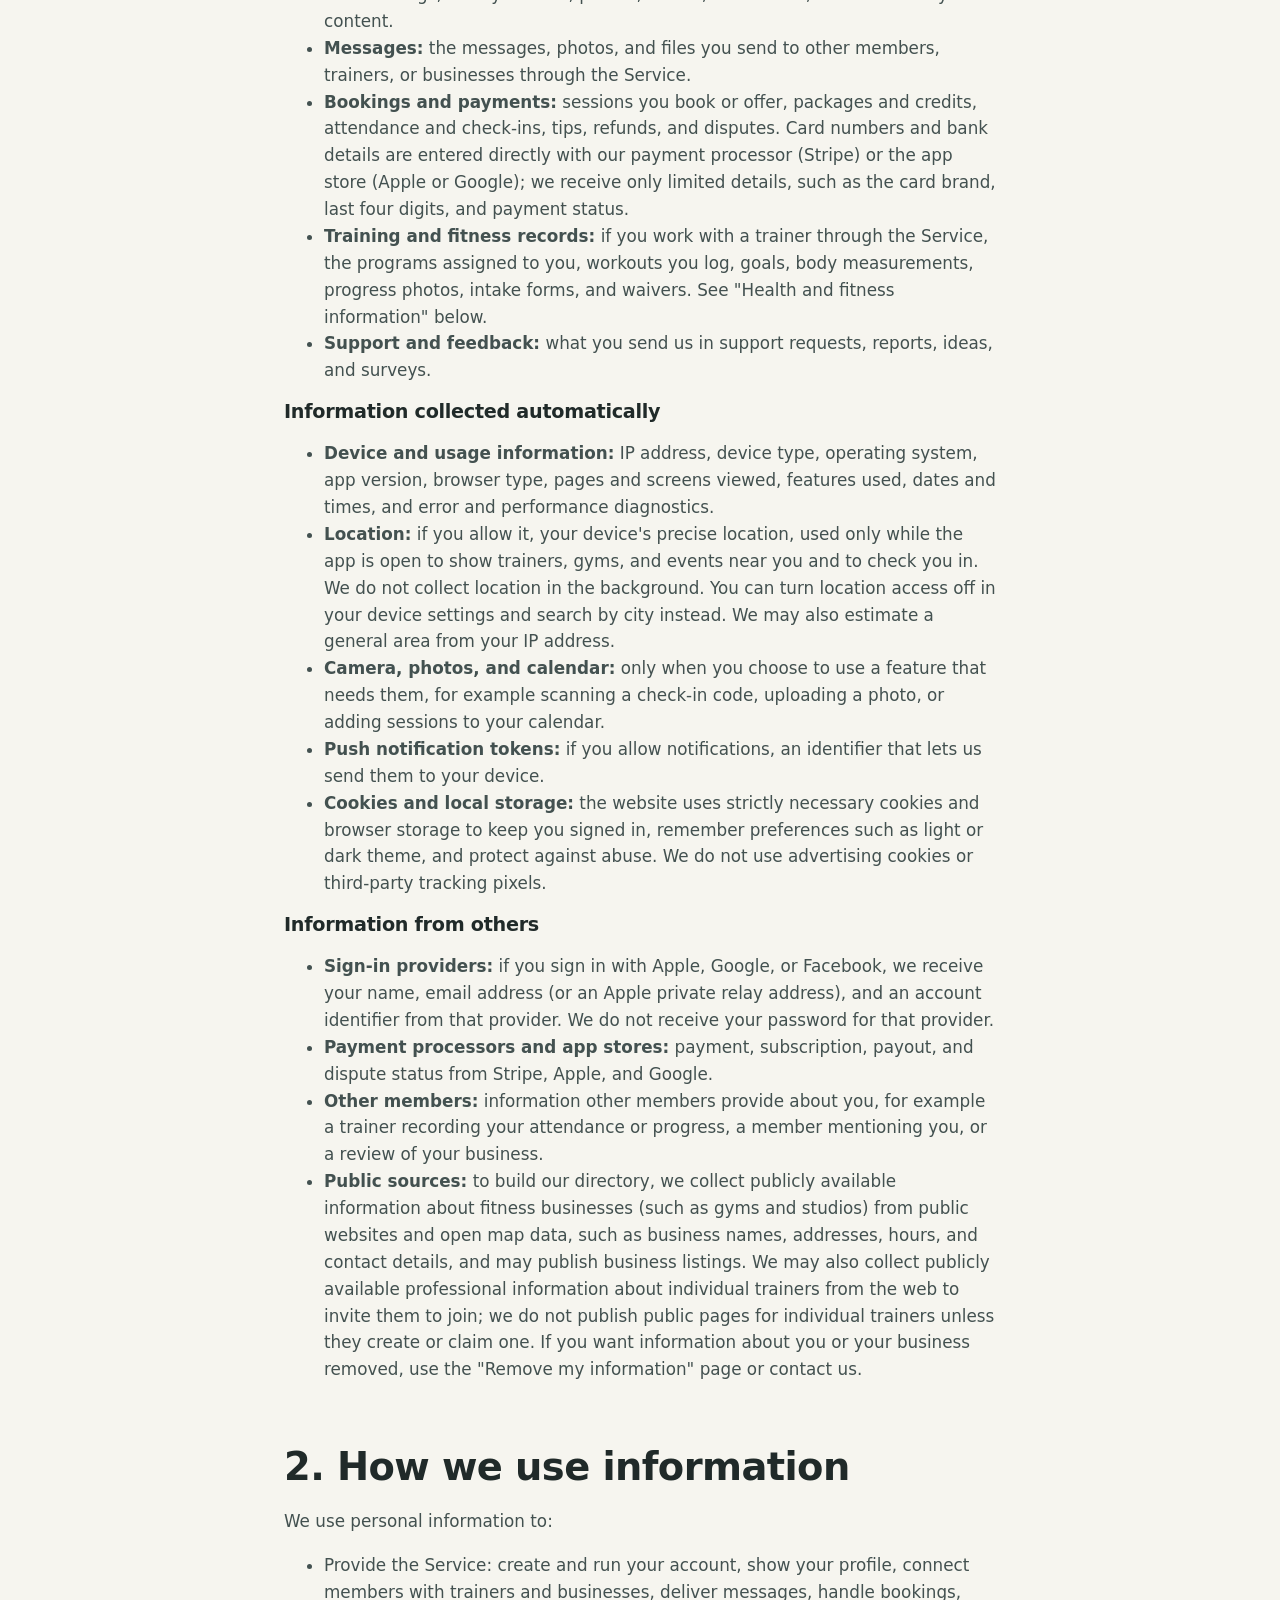
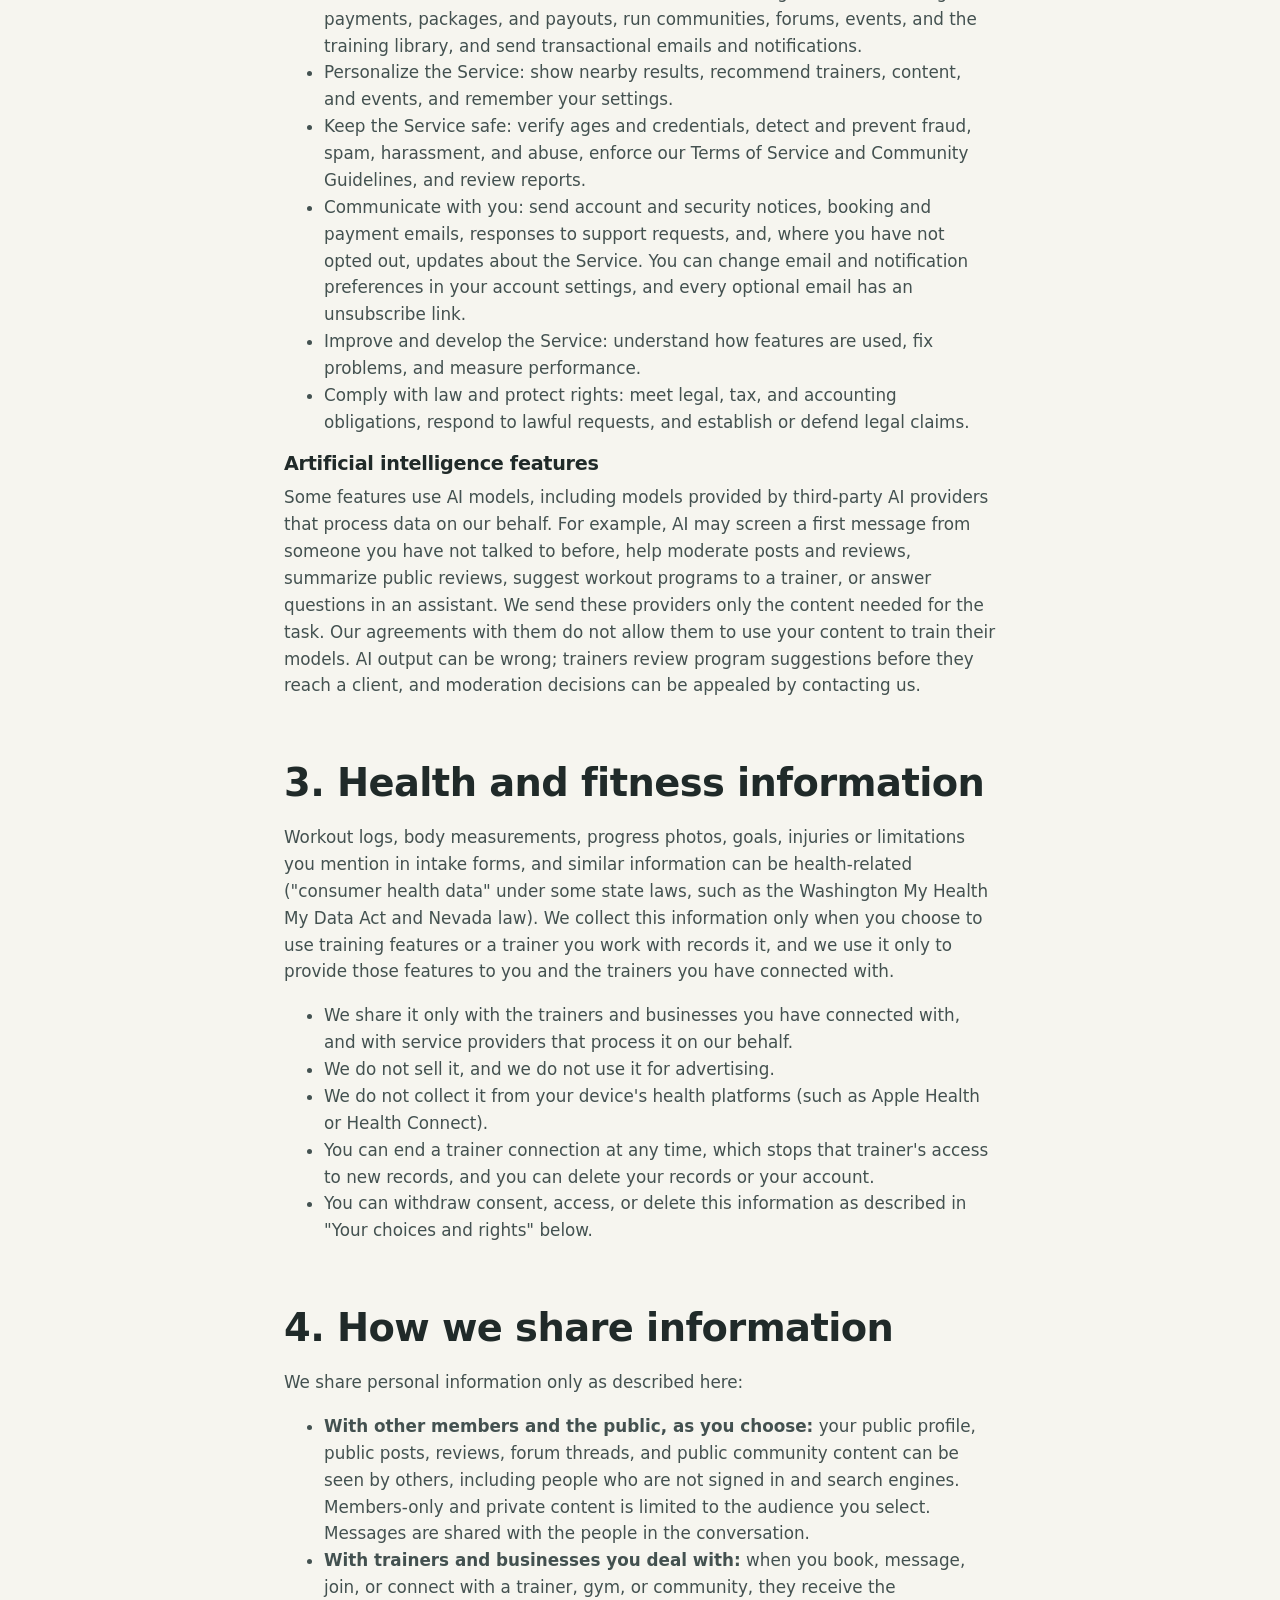
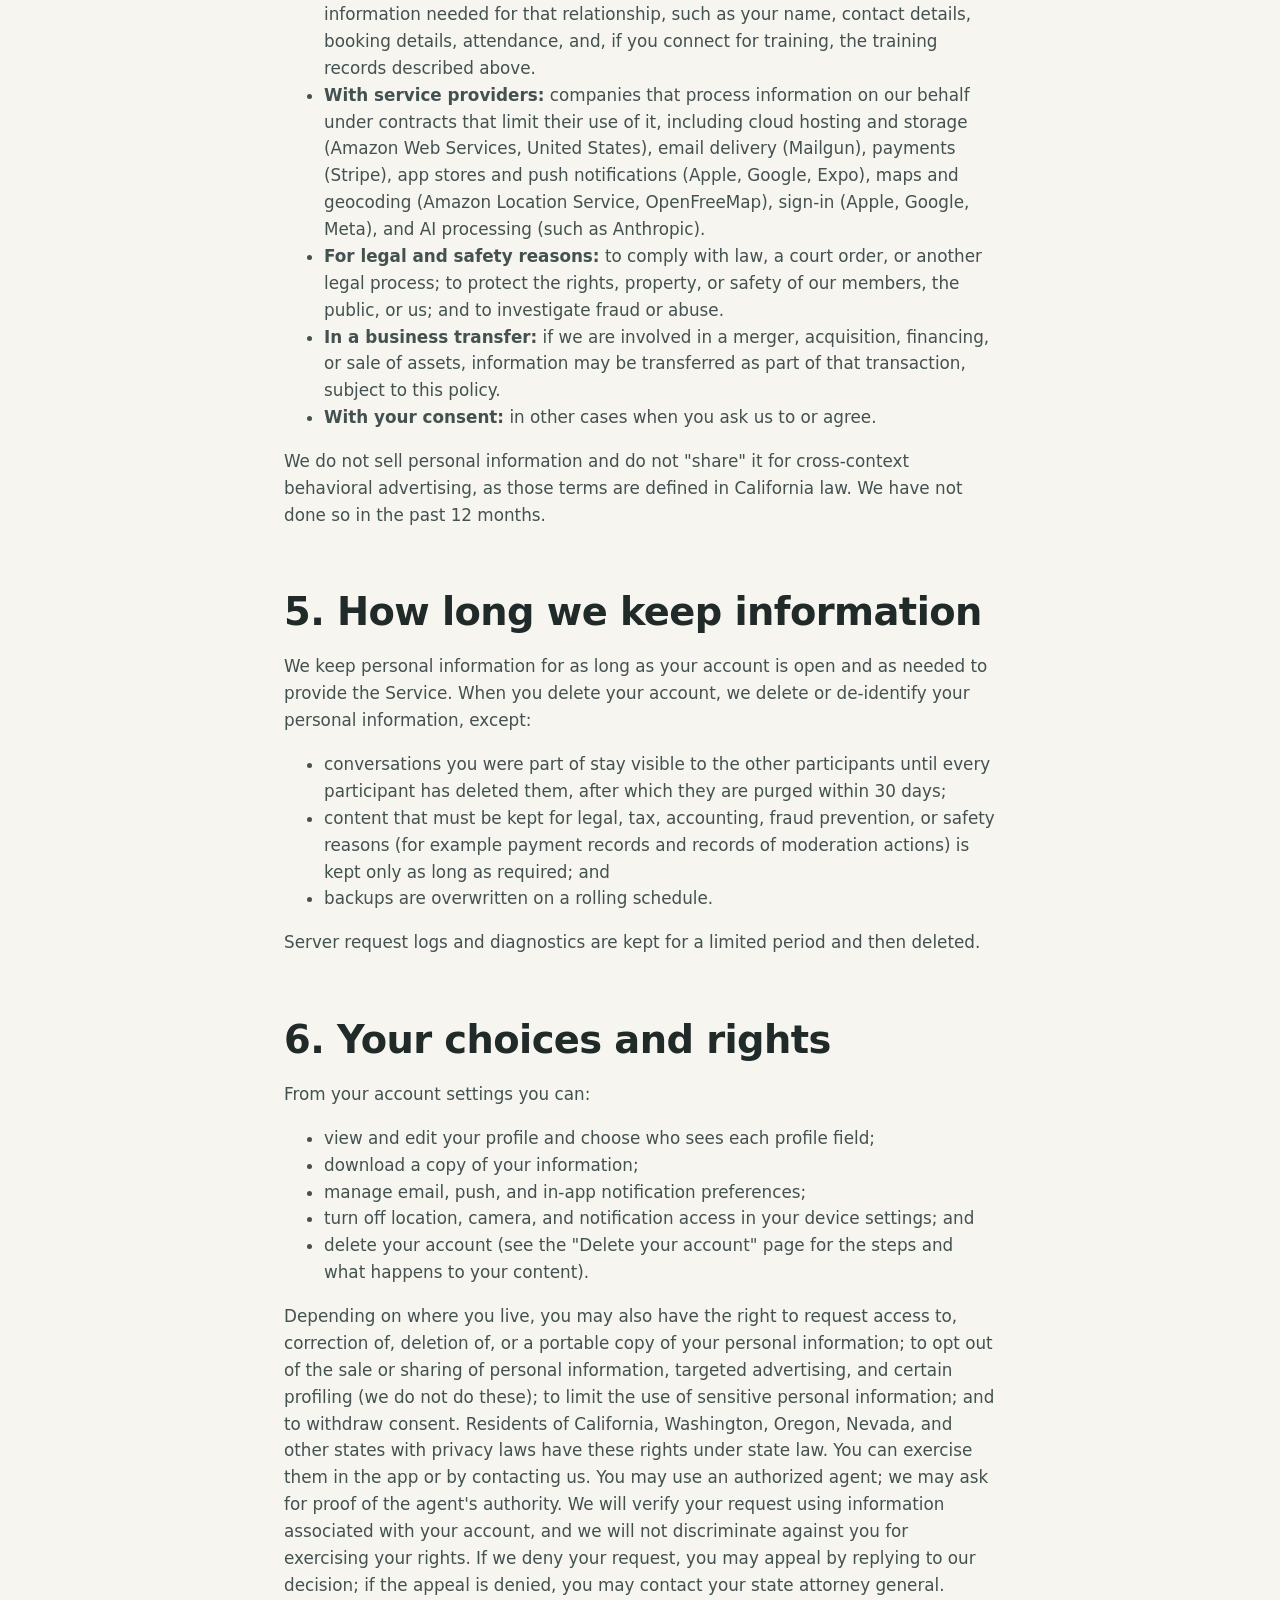
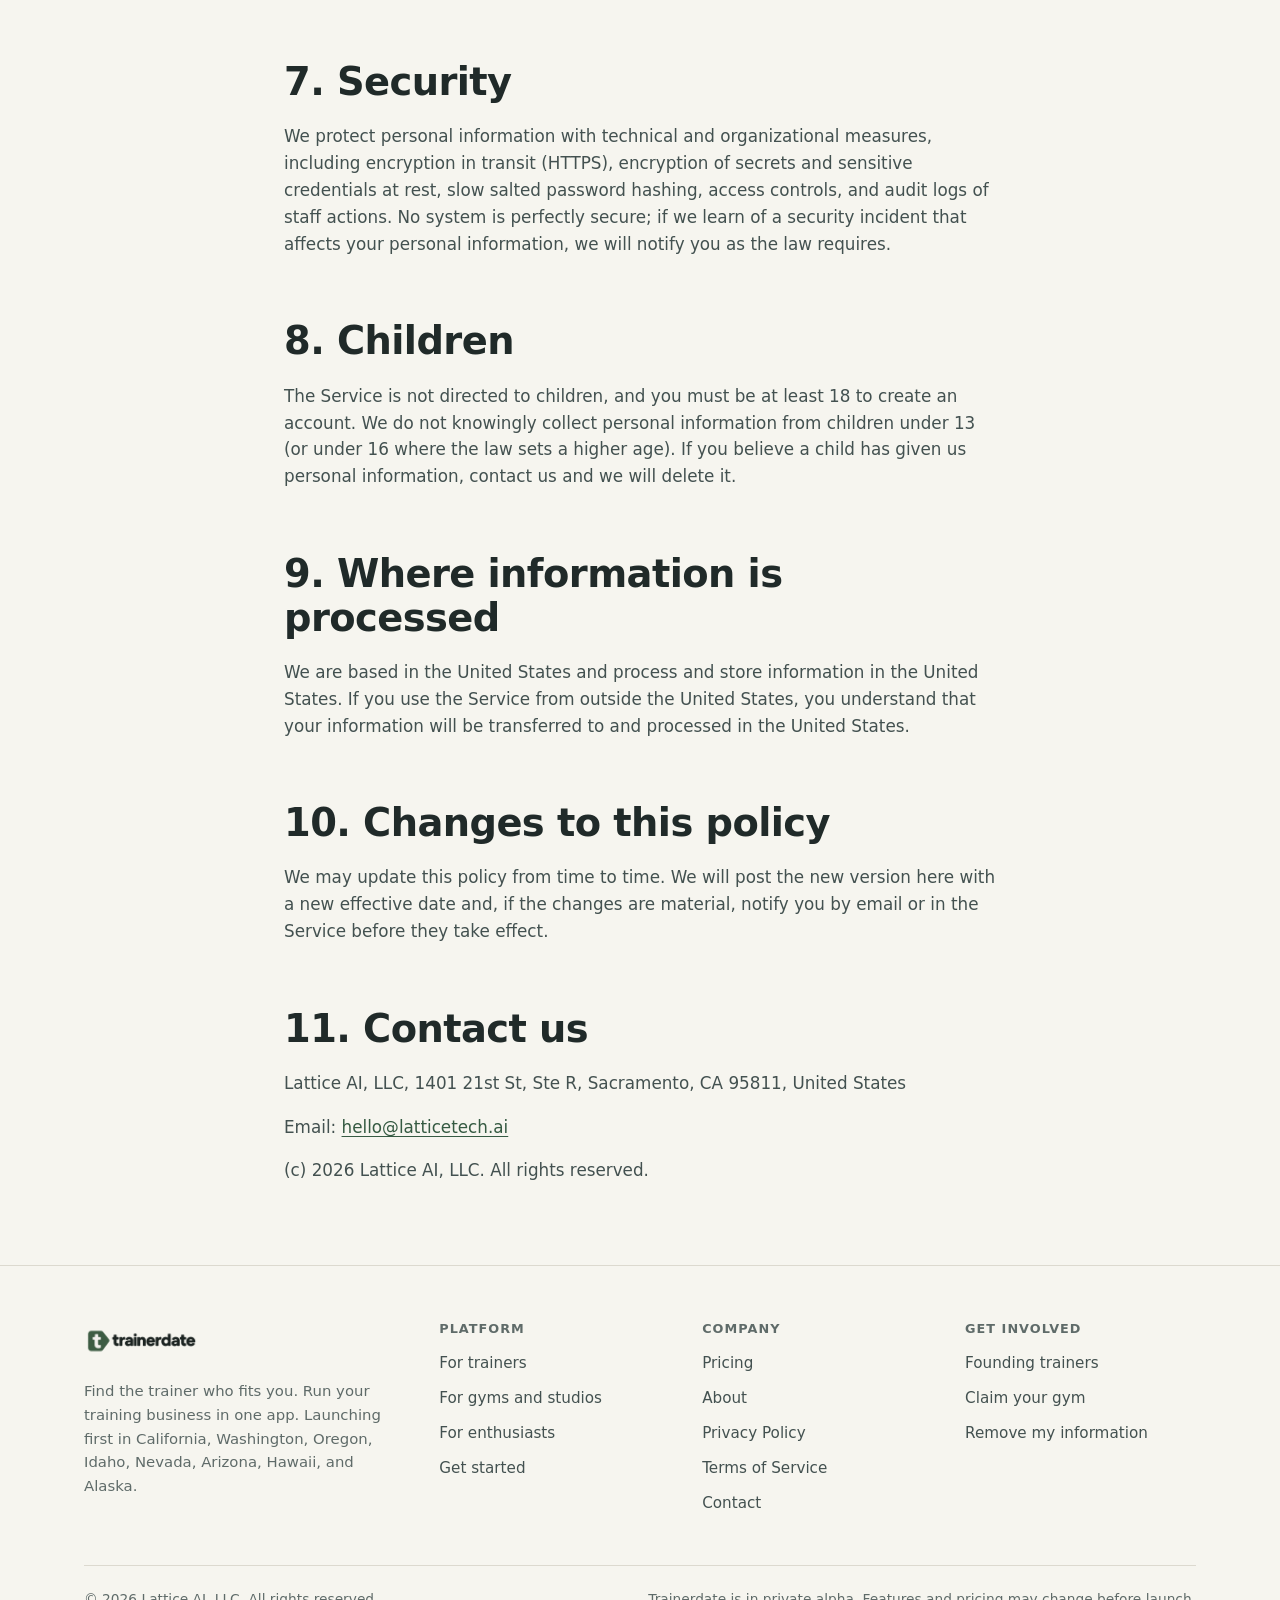
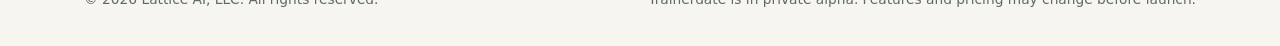
<file: private.html>
<!doctype html>
<html lang="en">
<head>
  <meta charset="utf-8">
  <meta name="viewport" content="width=device-width, initial-scale=1">
  <title>Privacy Policy | Trainerdate</title>
  <meta name="robots" content="noindex">
  <link rel="canonical" href="https://trainerdate.com/privacy.html">
  <meta http-equiv="refresh" content="0; url=privacy.html">
  <style>body{font-family:system-ui,sans-serif;margin:40px 16px;background:#fff;color:#202A29}@media (prefers-color-scheme:dark){body{background:#202A29;color:#F4F4F0}a{color:#8BC34A}}</style>
</head>
<body>
  <p>The Trainerdate Privacy Policy is at <a href="privacy.html">trainerdate.com/privacy</a>.</p>
  <p>&copy; 2026 Lattice AI, LLC. All rights reserved.</p>
</body>
</html>
</file>
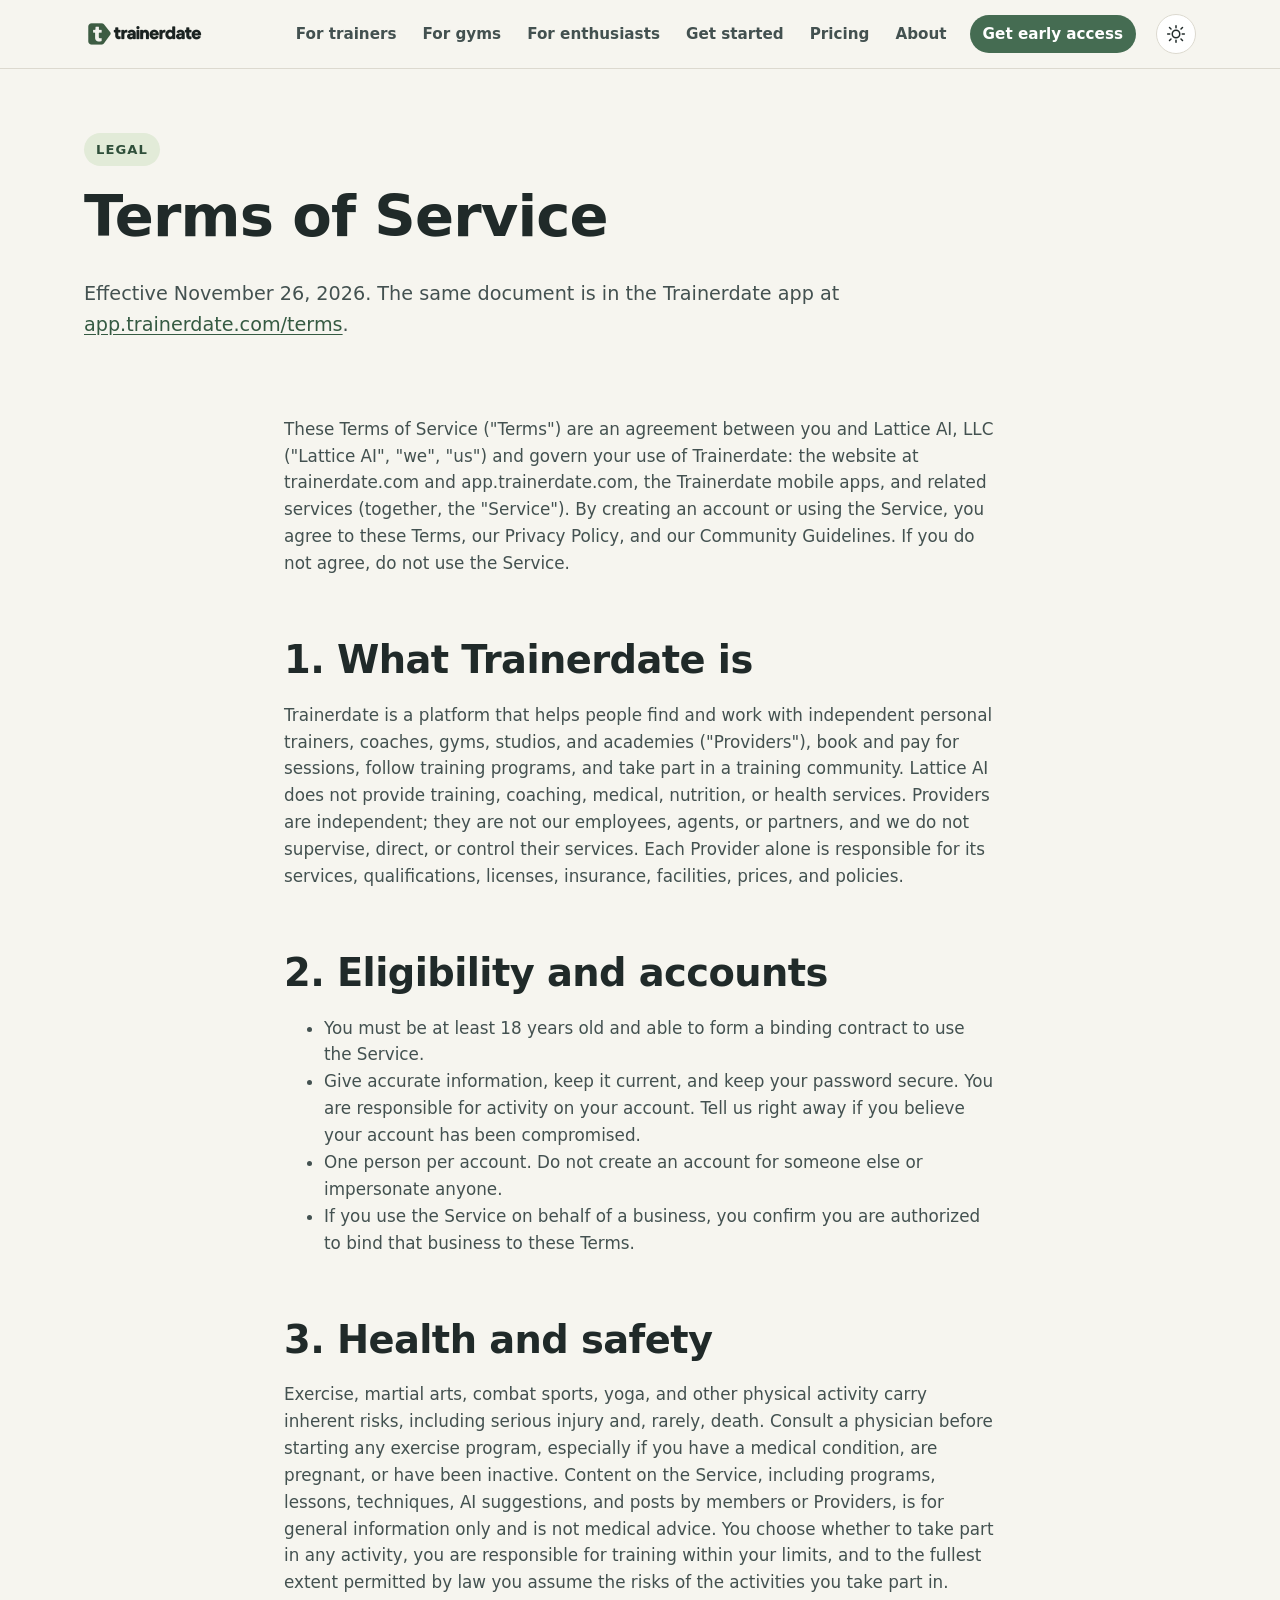
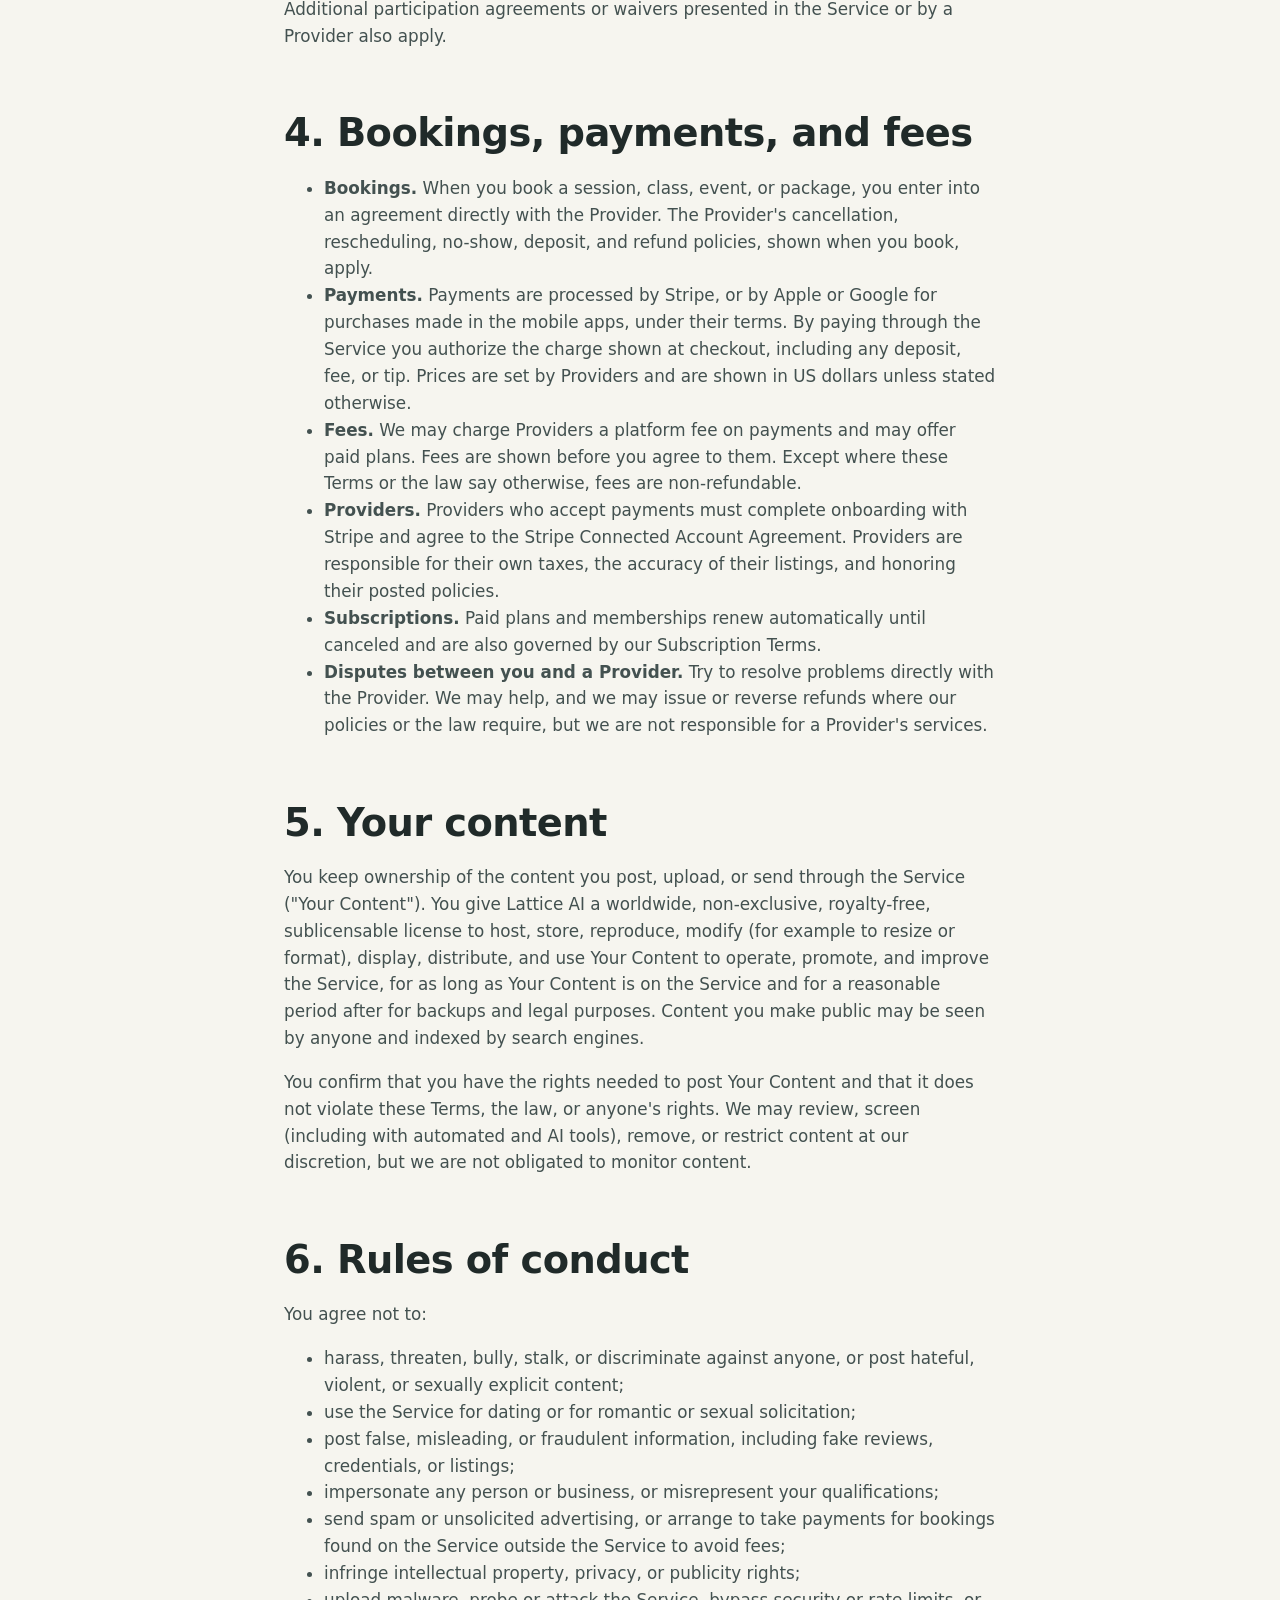
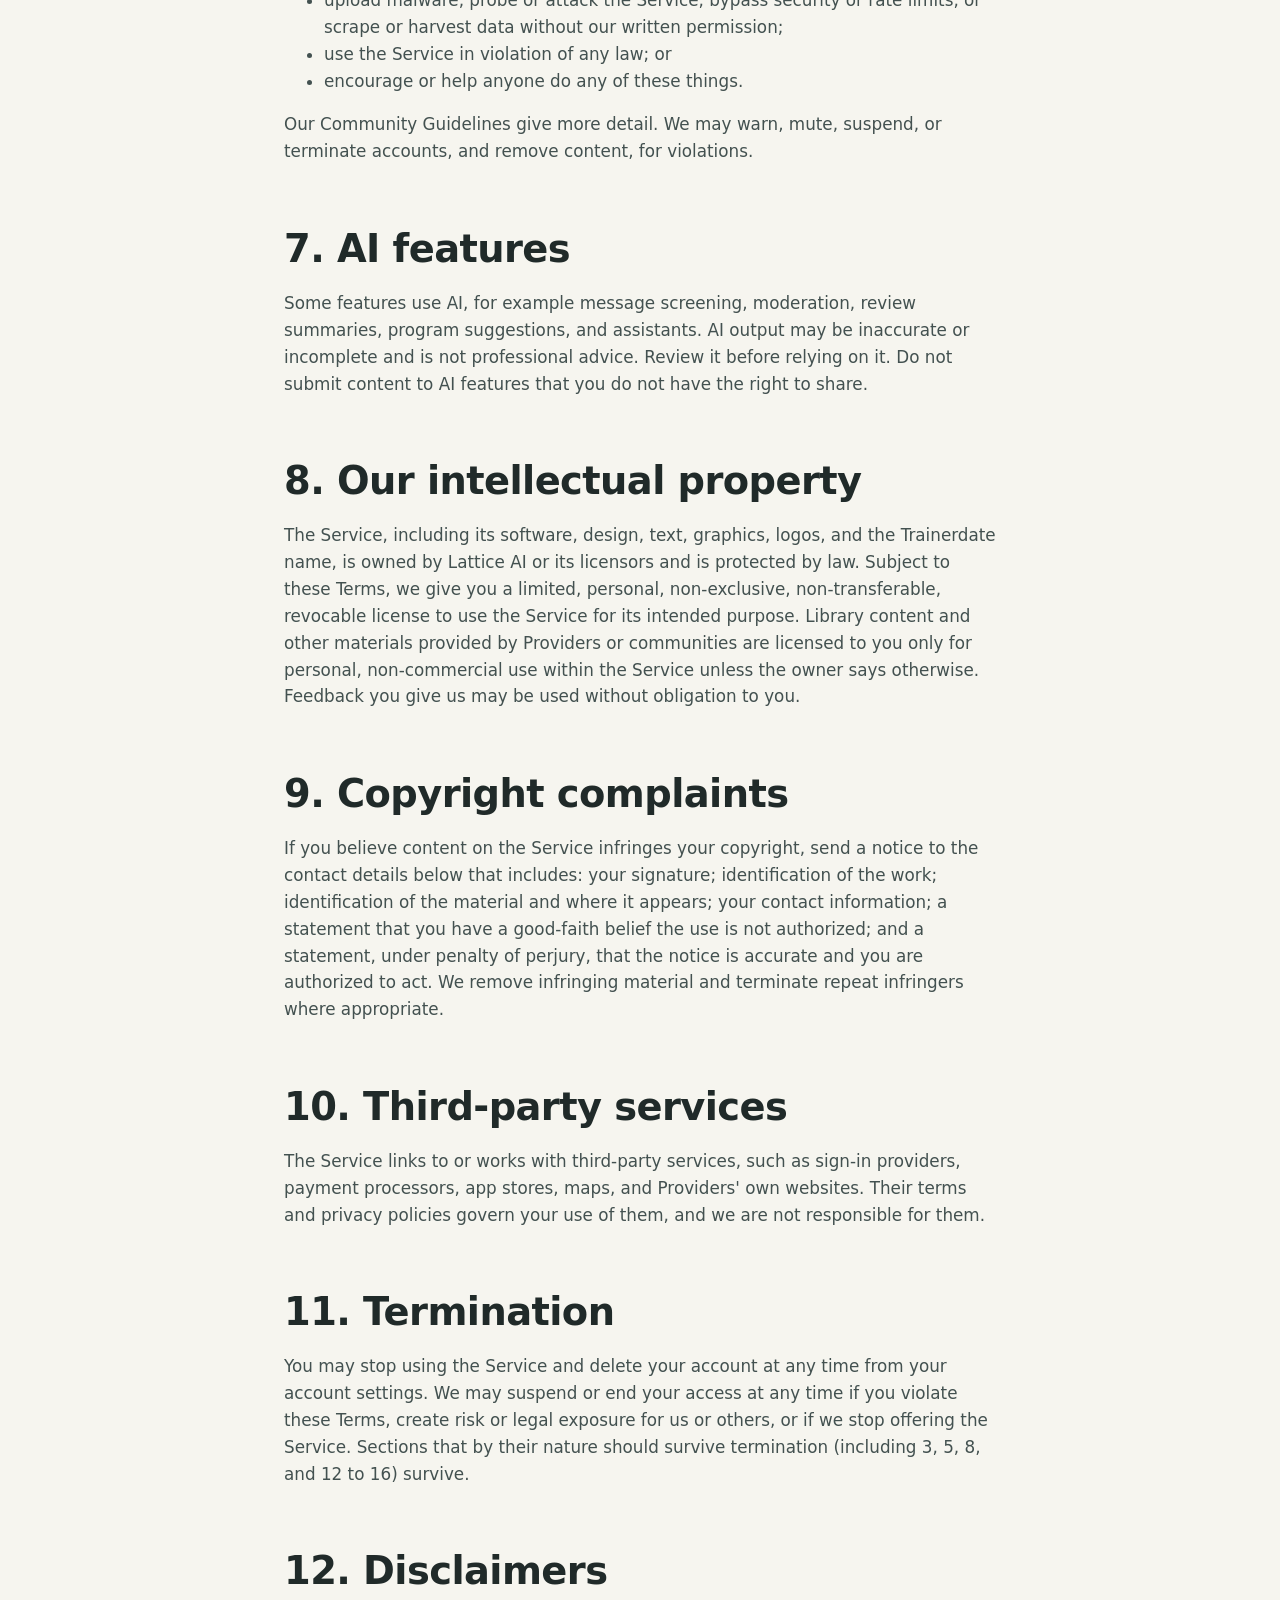
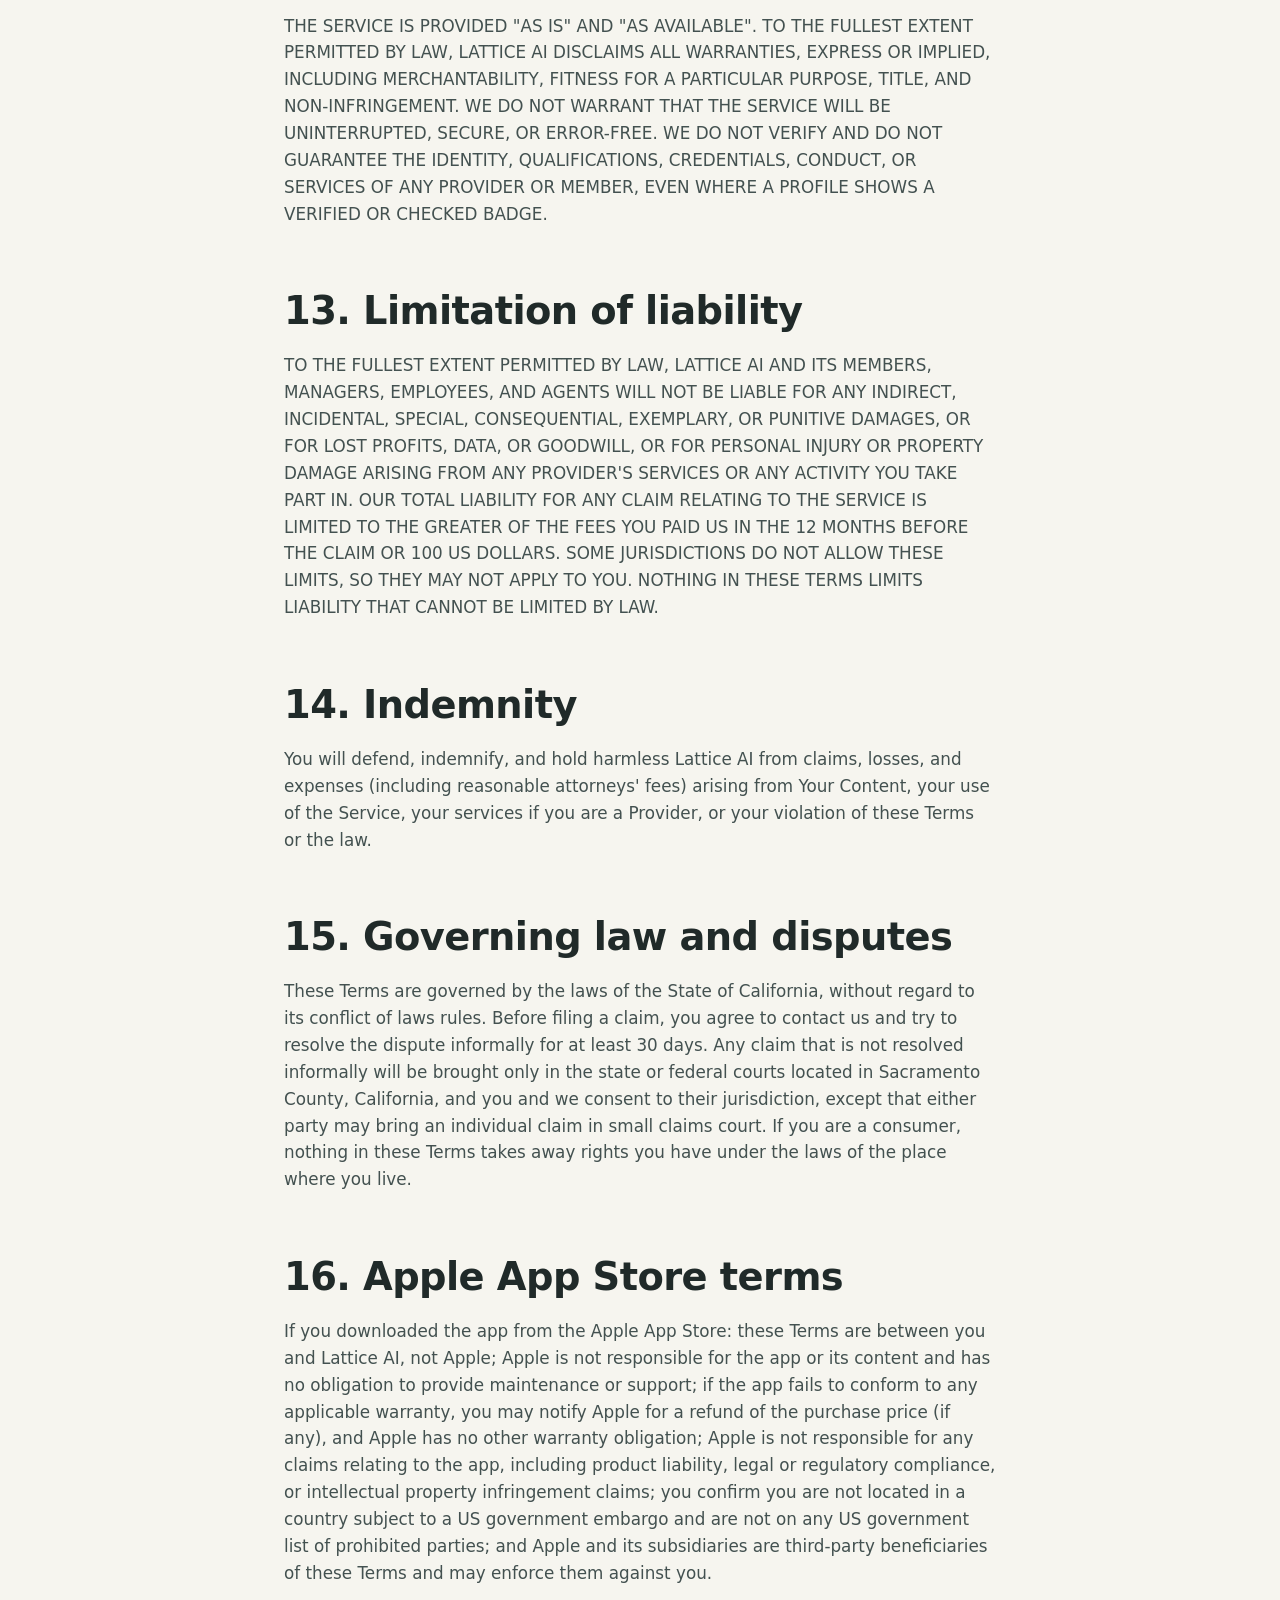
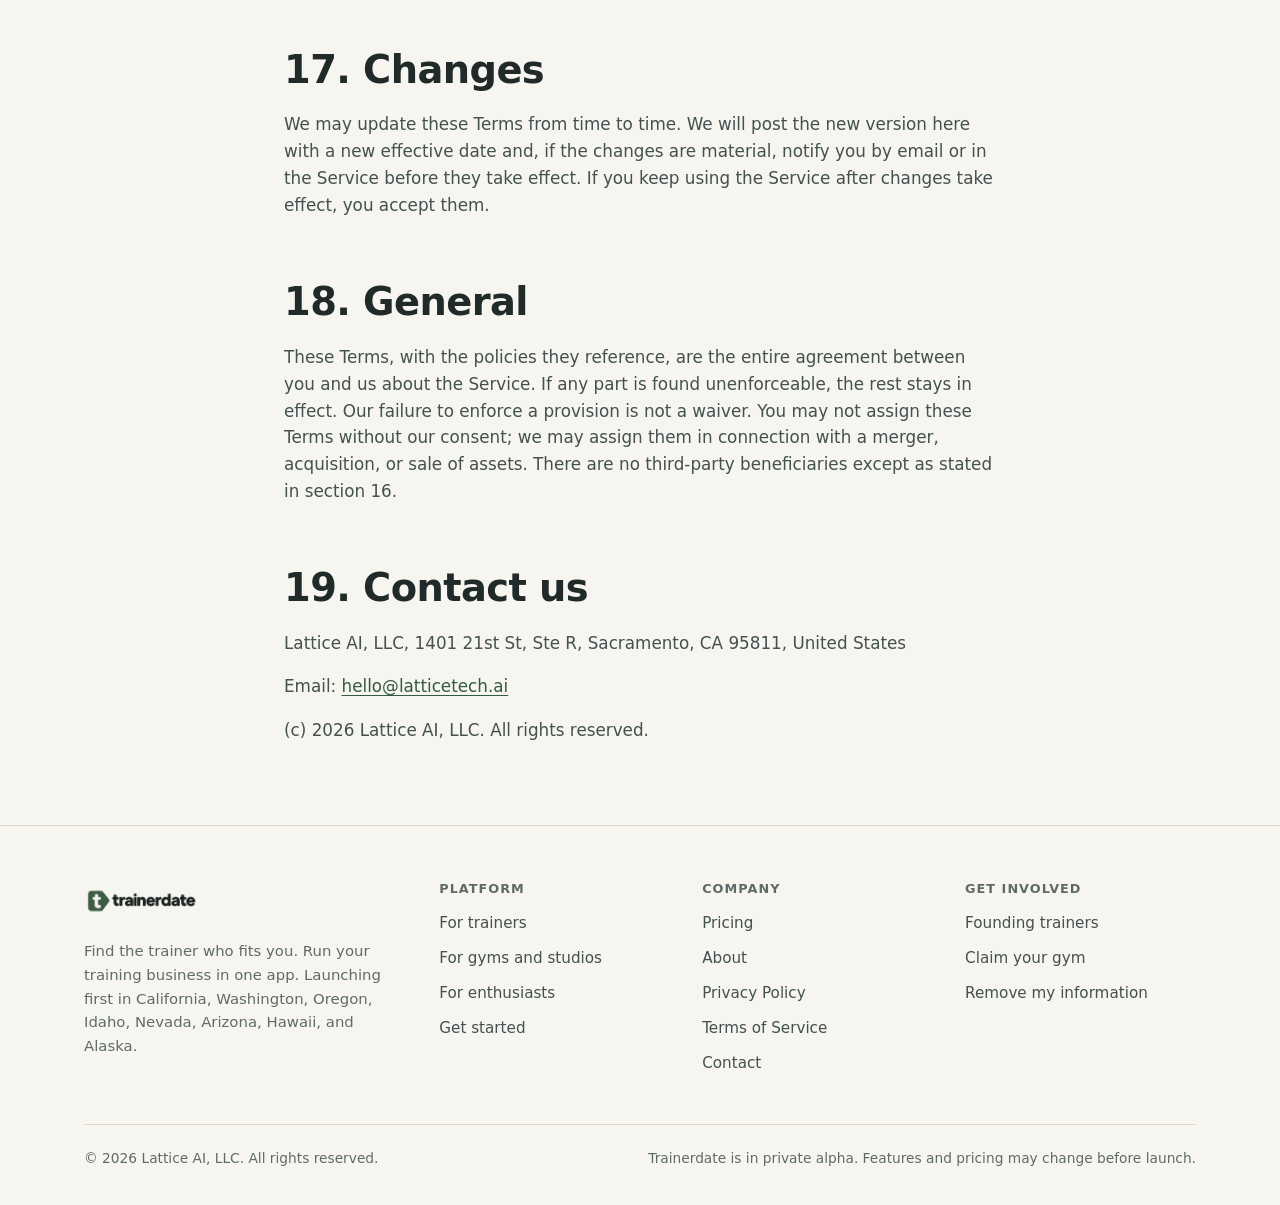
<file: terms.html>
<!doctype html>
<html lang="en">
<head>
  <meta charset="utf-8">
  <meta name="viewport" content="width=device-width, initial-scale=1">
  <title>Terms of Service | Trainerdate</title>
  <meta name="description" content="The terms that govern your use of Trainerdate, operated by Lattice AI, LLC.">
  <meta name="theme-color" content="#202A29">
  <link rel="canonical" href="https://trainerdate.com/terms.html">
  <link rel="icon" href="assets/favicon.ico" sizes="any">
  <link rel="icon" type="image/png" sizes="192x192" href="assets/icon-192.png">
  <link rel="apple-touch-icon" href="assets/apple-touch-icon.png">
  <meta property="og:type" content="website">
  <meta property="og:site_name" content="Trainerdate">
  <meta property="og:title" content="Terms of Service | Trainerdate">
  <meta property="og:description" content="The terms that govern your use of Trainerdate, operated by Lattice AI, LLC.">
  <meta property="og:url" content="https://trainerdate.com/terms.html">
  <meta property="og:image" content="https://trainerdate.com/assets/og-image.png">
  <meta name="twitter:card" content="summary_large_image">
  <meta name="twitter:title" content="Terms of Service | Trainerdate">
  <meta name="twitter:description" content="The terms that govern your use of Trainerdate, operated by Lattice AI, LLC.">
  <meta name="twitter:image" content="https://trainerdate.com/assets/og-image.png">
  <link rel="stylesheet" href="styles.css">
  <script>
    (function () {
      try {
        var t = localStorage.getItem('td-theme');
        if (t === 'light' || t === 'dark') document.documentElement.setAttribute('data-theme', t);
      } catch (e) { /* storage unavailable */ }
    })();
  </script>
</head>
<body>
  <a class="skip-link" href="#main">Skip to content</a>

  <header class="site-header">
    <div class="container header-inner">
      <a class="brand" href="index.html" aria-label="Trainerdate home">
        <img class="logo-light" src="assets/logo-on-light.png" alt="Trainerdate" width="120" height="40">
        <img class="logo-dark" src="assets/logo-on-dark.png" alt="Trainerdate" width="120" height="40">
      </a>
      <nav class="site-nav" id="site-nav" aria-label="Main">
        <a href="trainers.html">For trainers</a>
        <a href="gyms.html">For gyms</a>
        <a href="enthusiasts.html">For enthusiasts</a>
        <a href="get-started.html">Get started</a>
        <a href="pricing.html">Pricing</a>
        <a href="about.html">About</a>
        <a class="btn btn-primary btn-small" href="#early-access">Get early access</a>
      </nav>
      <div class="header-actions">
        <button class="icon-btn" id="theme-toggle" type="button" aria-label="Switch color theme">
          <svg class="icon-sun" viewBox="0 0 24 24" aria-hidden="true"><circle cx="12" cy="12" r="4.5"/><path d="M12 2v2.5M12 19.5V22M4.2 4.2l1.8 1.8M18 18l1.8 1.8M2 12h2.5M19.5 12H22M4.2 19.8 6 18M18 6l1.8-1.8"/></svg>
          <svg class="icon-moon" viewBox="0 0 24 24" aria-hidden="true"><path d="M20 14.5A8.5 8.5 0 0 1 9.5 4a8.5 8.5 0 1 0 10.5 10.5Z"/></svg>
        </button>
        <button class="icon-btn menu-toggle" id="menu-toggle" type="button" aria-label="Open menu" aria-expanded="false" aria-controls="site-nav">
          <svg viewBox="0 0 24 24" aria-hidden="true"><path d="M4 7h16M4 12h16M4 17h16"/></svg>
        </button>
      </div>
    </div>
  </header>

  <main id="main">
    <section class="hero-simple">
      <div class="container">
        <p class="eyebrow">Legal</p>
        <h1>Terms of Service</h1>
        <p class="lede">Effective November 26, 2026. The same document is in the Trainerdate app at <a href="https://app.trainerdate.com/terms">app.trainerdate.com/terms</a>.</p>
      </div>
    </section>

    <section class="section-tight" style="padding-top: 16px;">
      <div class="container prose">
        <p>These Terms of Service ("Terms") are an agreement between you and Lattice AI, LLC ("Lattice AI", "we", "us") and govern your use of Trainerdate: the website at trainerdate.com and app.trainerdate.com, the Trainerdate mobile apps, and related services (together, the "Service"). By creating an account or using the Service, you agree to these Terms, our Privacy Policy, and our Community Guidelines. If you do not agree, do not use the Service.</p>
        <h2>1. What Trainerdate is</h2>
        <p>Trainerdate is a platform that helps people find and work with independent personal trainers, coaches, gyms, studios, and academies ("Providers"), book and pay for sessions, follow training programs, and take part in a training community. Lattice AI does not provide training, coaching, medical, nutrition, or health services. Providers are independent; they are not our employees, agents, or partners, and we do not supervise, direct, or control their services. Each Provider alone is responsible for its services, qualifications, licenses, insurance, facilities, prices, and policies.</p>
        <h2>2. Eligibility and accounts</h2>
        <ul><li>You must be at least 18 years old and able to form a binding contract to use the Service.</li><li>Give accurate information, keep it current, and keep your password secure. You are responsible for activity on your account. Tell us right away if you believe your account has been compromised.</li><li>One person per account. Do not create an account for someone else or impersonate anyone.</li><li>If you use the Service on behalf of a business, you confirm you are authorized to bind that business to these Terms.</li></ul>
        <h2>3. Health and safety</h2>
        <p>Exercise, martial arts, combat sports, yoga, and other physical activity carry inherent risks, including serious injury and, rarely, death. Consult a physician before starting any exercise program, especially if you have a medical condition, are pregnant, or have been inactive. Content on the Service, including programs, lessons, techniques, AI suggestions, and posts by members or Providers, is for general information only and is not medical advice. You choose whether to take part in any activity, you are responsible for training within your limits, and to the fullest extent permitted by law you assume the risks of the activities you take part in. Additional participation agreements or waivers presented in the Service or by a Provider also apply.</p>
        <h2>4. Bookings, payments, and fees</h2>
        <ul><li><strong>Bookings.</strong> When you book a session, class, event, or package, you enter into an agreement directly with the Provider. The Provider's cancellation, rescheduling, no-show, deposit, and refund policies, shown when you book, apply.</li><li><strong>Payments.</strong> Payments are processed by Stripe, or by Apple or Google for purchases made in the mobile apps, under their terms. By paying through the Service you authorize the charge shown at checkout, including any deposit, fee, or tip. Prices are set by Providers and are shown in US dollars unless stated otherwise.</li><li><strong>Fees.</strong> We may charge Providers a platform fee on payments and may offer paid plans. Fees are shown before you agree to them. Except where these Terms or the law say otherwise, fees are non-refundable.</li><li><strong>Providers.</strong> Providers who accept payments must complete onboarding with Stripe and agree to the Stripe Connected Account Agreement. Providers are responsible for their own taxes, the accuracy of their listings, and honoring their posted policies.</li><li><strong>Subscriptions.</strong> Paid plans and memberships renew automatically until canceled and are also governed by our Subscription Terms.</li><li><strong>Disputes between you and a Provider.</strong> Try to resolve problems directly with the Provider. We may help, and we may issue or reverse refunds where our policies or the law require, but we are not responsible for a Provider's services.</li></ul>
        <h2>5. Your content</h2>
        <p>You keep ownership of the content you post, upload, or send through the Service ("Your Content"). You give Lattice AI a worldwide, non-exclusive, royalty-free, sublicensable license to host, store, reproduce, modify (for example to resize or format), display, distribute, and use Your Content to operate, promote, and improve the Service, for as long as Your Content is on the Service and for a reasonable period after for backups and legal purposes. Content you make public may be seen by anyone and indexed by search engines.</p>
        <p>You confirm that you have the rights needed to post Your Content and that it does not violate these Terms, the law, or anyone's rights. We may review, screen (including with automated and AI tools), remove, or restrict content at our discretion, but we are not obligated to monitor content.</p>
        <h2>6. Rules of conduct</h2>
        <p>You agree not to:</p>
        <ul><li>harass, threaten, bully, stalk, or discriminate against anyone, or post hateful, violent, or sexually explicit content;</li><li>use the Service for dating or for romantic or sexual solicitation;</li><li>post false, misleading, or fraudulent information, including fake reviews, credentials, or listings;</li><li>impersonate any person or business, or misrepresent your qualifications;</li><li>send spam or unsolicited advertising, or arrange to take payments for bookings found on the Service outside the Service to avoid fees;</li><li>infringe intellectual property, privacy, or publicity rights;</li><li>upload malware, probe or attack the Service, bypass security or rate limits, or scrape or harvest data without our written permission;</li><li>use the Service in violation of any law; or</li><li>encourage or help anyone do any of these things.</li></ul>
        <p>Our Community Guidelines give more detail. We may warn, mute, suspend, or terminate accounts, and remove content, for violations.</p>
        <h2>7. AI features</h2>
        <p>Some features use AI, for example message screening, moderation, review summaries, program suggestions, and assistants. AI output may be inaccurate or incomplete and is not professional advice. Review it before relying on it. Do not submit content to AI features that you do not have the right to share.</p>
        <h2>8. Our intellectual property</h2>
        <p>The Service, including its software, design, text, graphics, logos, and the Trainerdate name, is owned by Lattice AI or its licensors and is protected by law. Subject to these Terms, we give you a limited, personal, non-exclusive, non-transferable, revocable license to use the Service for its intended purpose. Library content and other materials provided by Providers or communities are licensed to you only for personal, non-commercial use within the Service unless the owner says otherwise. Feedback you give us may be used without obligation to you.</p>
        <h2>9. Copyright complaints</h2>
        <p>If you believe content on the Service infringes your copyright, send a notice to the contact details below that includes: your signature; identification of the work; identification of the material and where it appears; your contact information; a statement that you have a good-faith belief the use is not authorized; and a statement, under penalty of perjury, that the notice is accurate and you are authorized to act. We remove infringing material and terminate repeat infringers where appropriate.</p>
        <h2>10. Third-party services</h2>
        <p>The Service links to or works with third-party services, such as sign-in providers, payment processors, app stores, maps, and Providers' own websites. Their terms and privacy policies govern your use of them, and we are not responsible for them.</p>
        <h2>11. Termination</h2>
        <p>You may stop using the Service and delete your account at any time from your account settings. We may suspend or end your access at any time if you violate these Terms, create risk or legal exposure for us or others, or if we stop offering the Service. Sections that by their nature should survive termination (including 3, 5, 8, and 12 to 16) survive.</p>
        <h2>12. Disclaimers</h2>
        <p>THE SERVICE IS PROVIDED "AS IS" AND "AS AVAILABLE". TO THE FULLEST EXTENT PERMITTED BY LAW, LATTICE AI DISCLAIMS ALL WARRANTIES, EXPRESS OR IMPLIED, INCLUDING MERCHANTABILITY, FITNESS FOR A PARTICULAR PURPOSE, TITLE, AND NON-INFRINGEMENT. WE DO NOT WARRANT THAT THE SERVICE WILL BE UNINTERRUPTED, SECURE, OR ERROR-FREE. WE DO NOT VERIFY AND DO NOT GUARANTEE THE IDENTITY, QUALIFICATIONS, CREDENTIALS, CONDUCT, OR SERVICES OF ANY PROVIDER OR MEMBER, EVEN WHERE A PROFILE SHOWS A VERIFIED OR CHECKED BADGE.</p>
        <h2>13. Limitation of liability</h2>
        <p>TO THE FULLEST EXTENT PERMITTED BY LAW, LATTICE AI AND ITS MEMBERS, MANAGERS, EMPLOYEES, AND AGENTS WILL NOT BE LIABLE FOR ANY INDIRECT, INCIDENTAL, SPECIAL, CONSEQUENTIAL, EXEMPLARY, OR PUNITIVE DAMAGES, OR FOR LOST PROFITS, DATA, OR GOODWILL, OR FOR PERSONAL INJURY OR PROPERTY DAMAGE ARISING FROM ANY PROVIDER'S SERVICES OR ANY ACTIVITY YOU TAKE PART IN. OUR TOTAL LIABILITY FOR ANY CLAIM RELATING TO THE SERVICE IS LIMITED TO THE GREATER OF THE FEES YOU PAID US IN THE 12 MONTHS BEFORE THE CLAIM OR 100 US DOLLARS. SOME JURISDICTIONS DO NOT ALLOW THESE LIMITS, SO THEY MAY NOT APPLY TO YOU. NOTHING IN THESE TERMS LIMITS LIABILITY THAT CANNOT BE LIMITED BY LAW.</p>
        <h2>14. Indemnity</h2>
        <p>You will defend, indemnify, and hold harmless Lattice AI from claims, losses, and expenses (including reasonable attorneys' fees) arising from Your Content, your use of the Service, your services if you are a Provider, or your violation of these Terms or the law.</p>
        <h2>15. Governing law and disputes</h2>
        <p>These Terms are governed by the laws of the State of California, without regard to its conflict of laws rules. Before filing a claim, you agree to contact us and try to resolve the dispute informally for at least 30 days. Any claim that is not resolved informally will be brought only in the state or federal courts located in Sacramento County, California, and you and we consent to their jurisdiction, except that either party may bring an individual claim in small claims court. If you are a consumer, nothing in these Terms takes away rights you have under the laws of the place where you live.</p>
        <h2>16. Apple App Store terms</h2>
        <p>If you downloaded the app from the Apple App Store: these Terms are between you and Lattice AI, not Apple; Apple is not responsible for the app or its content and has no obligation to provide maintenance or support; if the app fails to conform to any applicable warranty, you may notify Apple for a refund of the purchase price (if any), and Apple has no other warranty obligation; Apple is not responsible for any claims relating to the app, including product liability, legal or regulatory compliance, or intellectual property infringement claims; you confirm you are not located in a country subject to a US government embargo and are not on any US government list of prohibited parties; and Apple and its subsidiaries are third-party beneficiaries of these Terms and may enforce them against you.</p>
        <h2>17. Changes</h2>
        <p>We may update these Terms from time to time. We will post the new version here with a new effective date and, if the changes are material, notify you by email or in the Service before they take effect. If you keep using the Service after changes take effect, you accept them.</p>
        <h2>18. General</h2>
        <p>These Terms, with the policies they reference, are the entire agreement between you and us about the Service. If any part is found unenforceable, the rest stays in effect. Our failure to enforce a provision is not a waiver. You may not assign these Terms without our consent; we may assign them in connection with a merger, acquisition, or sale of assets. There are no third-party beneficiaries except as stated in section 16.</p>
        <h2>19. Contact us</h2>
        <p>Lattice AI, LLC, 1401 21st St, Ste R, Sacramento, CA 95811, United States</p>
        <p>Email: <a href="mailto:hello@latticetech.ai">hello@latticetech.ai</a></p>
        <p>(c) 2026 Lattice AI, LLC. All rights reserved.</p>
      </div>
    </section>
  </main>

  <footer class="site-footer">
    <div class="container">
      <div class="footer-grid">
        <div class="footer-brand">
          <img class="logo-light" src="assets/logo-on-light.png" alt="Trainerdate" width="114" height="38">
          <img class="logo-dark" src="assets/logo-on-dark.png" alt="Trainerdate" width="114" height="38">
          <p>Find the trainer who fits you. Run your training business in one app. Launching first in California, Washington, Oregon, Idaho, Nevada, Arizona, Hawaii, and Alaska.</p>
        </div>
        <div>
          <h4>Platform</h4>
          <ul>
            <li><a href="trainers.html">For trainers</a></li>
            <li><a href="gyms.html">For gyms and studios</a></li>
            <li><a href="enthusiasts.html">For enthusiasts</a></li>
            <li><a href="get-started.html">Get started</a></li>
          </ul>
        </div>
        <div>
          <h4>Company</h4>
          <ul>
            <li><a href="pricing.html">Pricing</a></li>
            <li><a href="about.html">About</a></li>
            <li><a href="privacy.html">Privacy Policy</a></li>
            <li><a href="terms.html">Terms of Service</a></li>
            <li><a href="mailto:hello@latticetech.ai?subject=Hello%20Trainerdate">Contact</a></li>
          </ul>
        </div>
        <div>
          <h4>Get involved</h4>
          <ul>
            <li><a href="mailto:hello@latticetech.ai?subject=Founding%20trainer%20early%20access">Founding trainers</a></li>
            <li><a href="mailto:hello@latticetech.ai?subject=Claim%20my%20gym%20on%20Trainerdate">Claim your gym</a></li>
            <li><a href="mailto:hello@latticetech.ai?subject=Remove%20my%20information">Remove my information</a></li>
          </ul>
        </div>
      </div>
      <div class="footer-bottom">
        <span>&copy; 2026 Lattice AI, LLC. All rights reserved.</span>
        <span>Trainerdate is in private alpha. Features and pricing may change before launch.</span>
      </div>
    </div>
  </footer>

  <script src="script.js"></script>
</body>
</html>
</file>
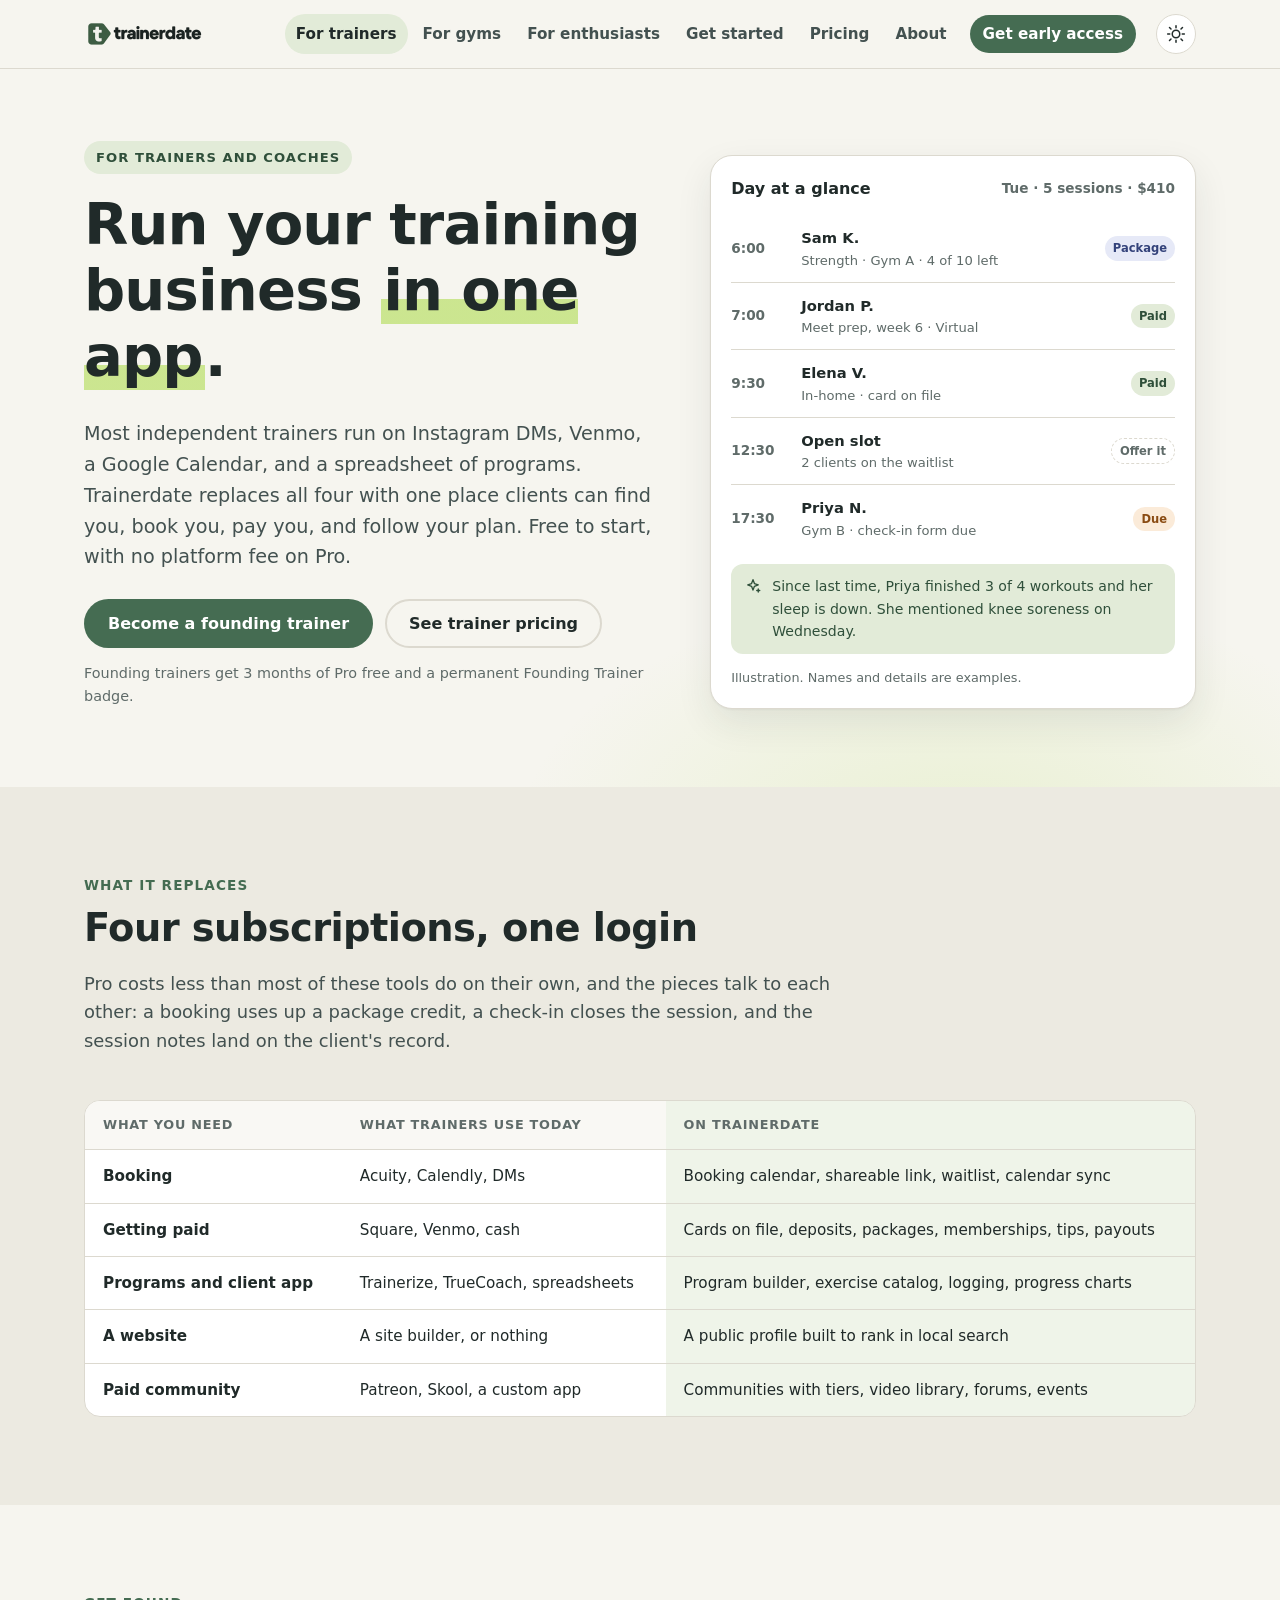
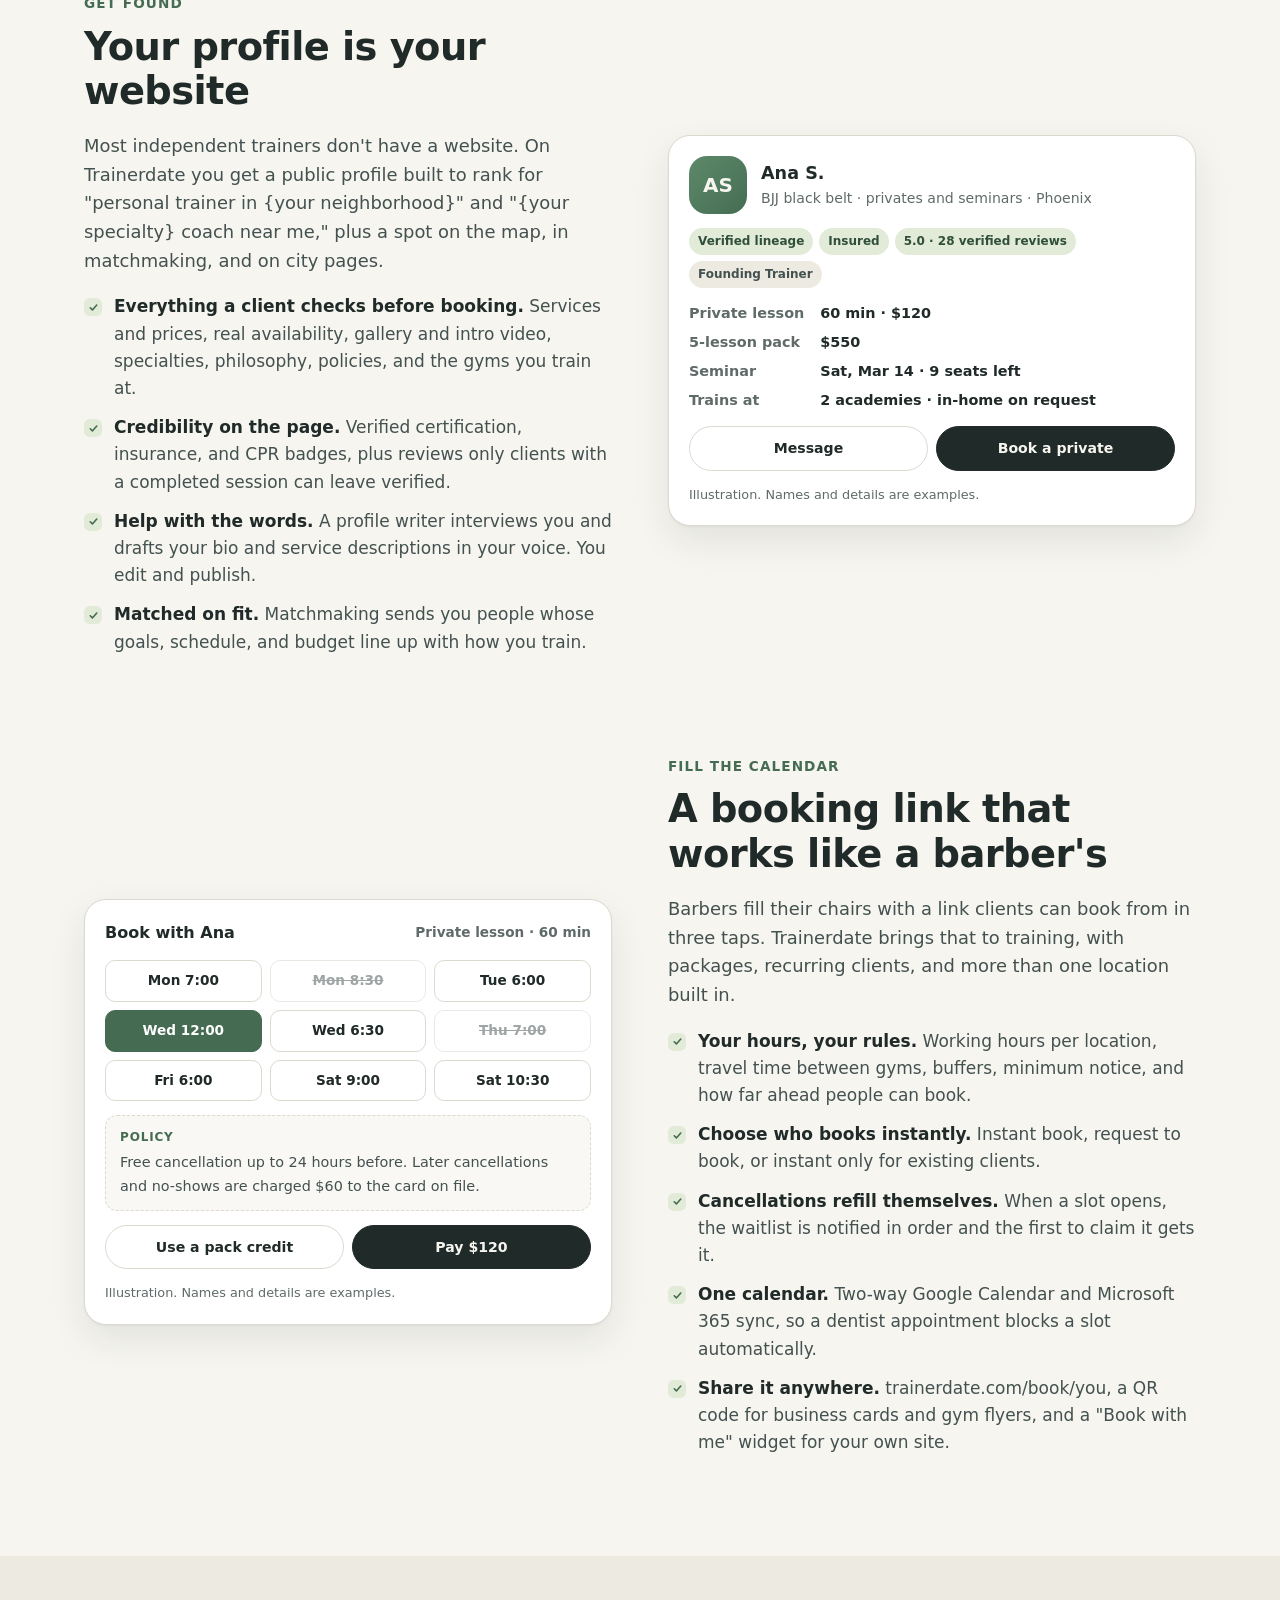
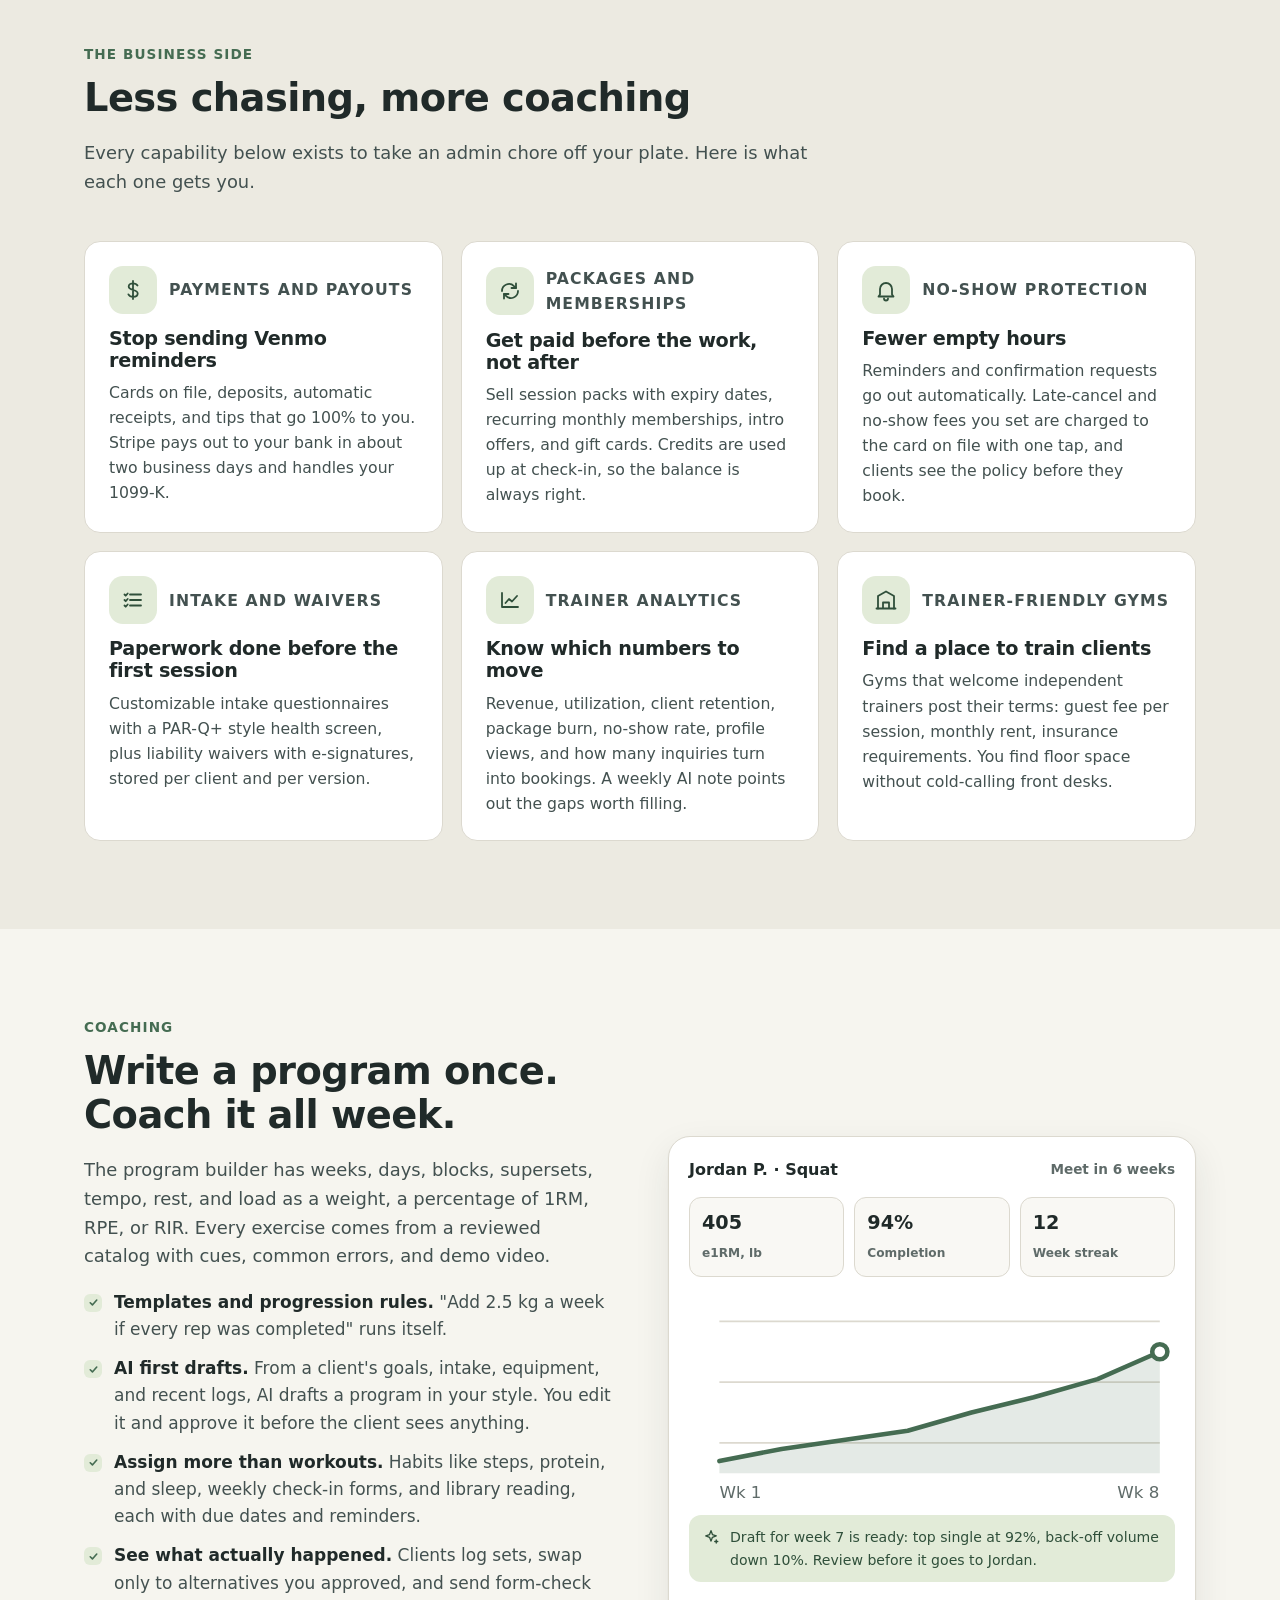
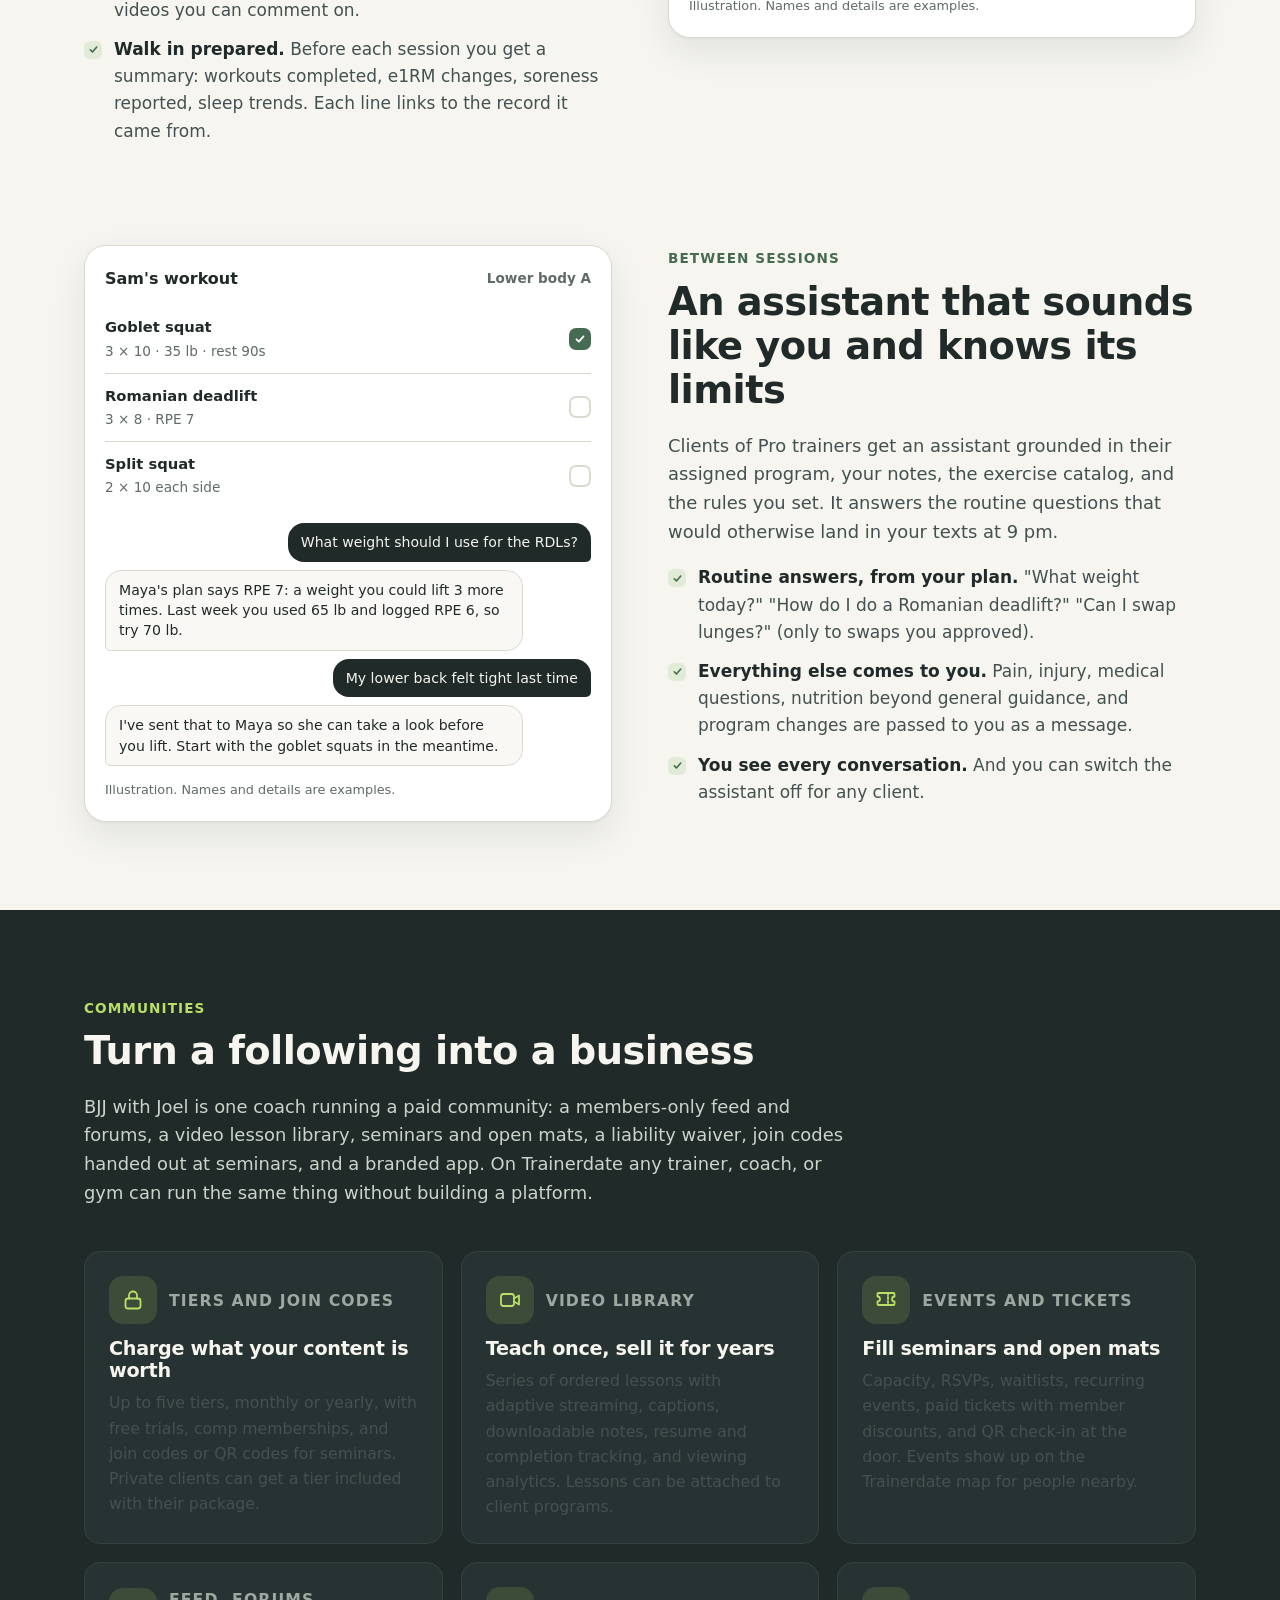
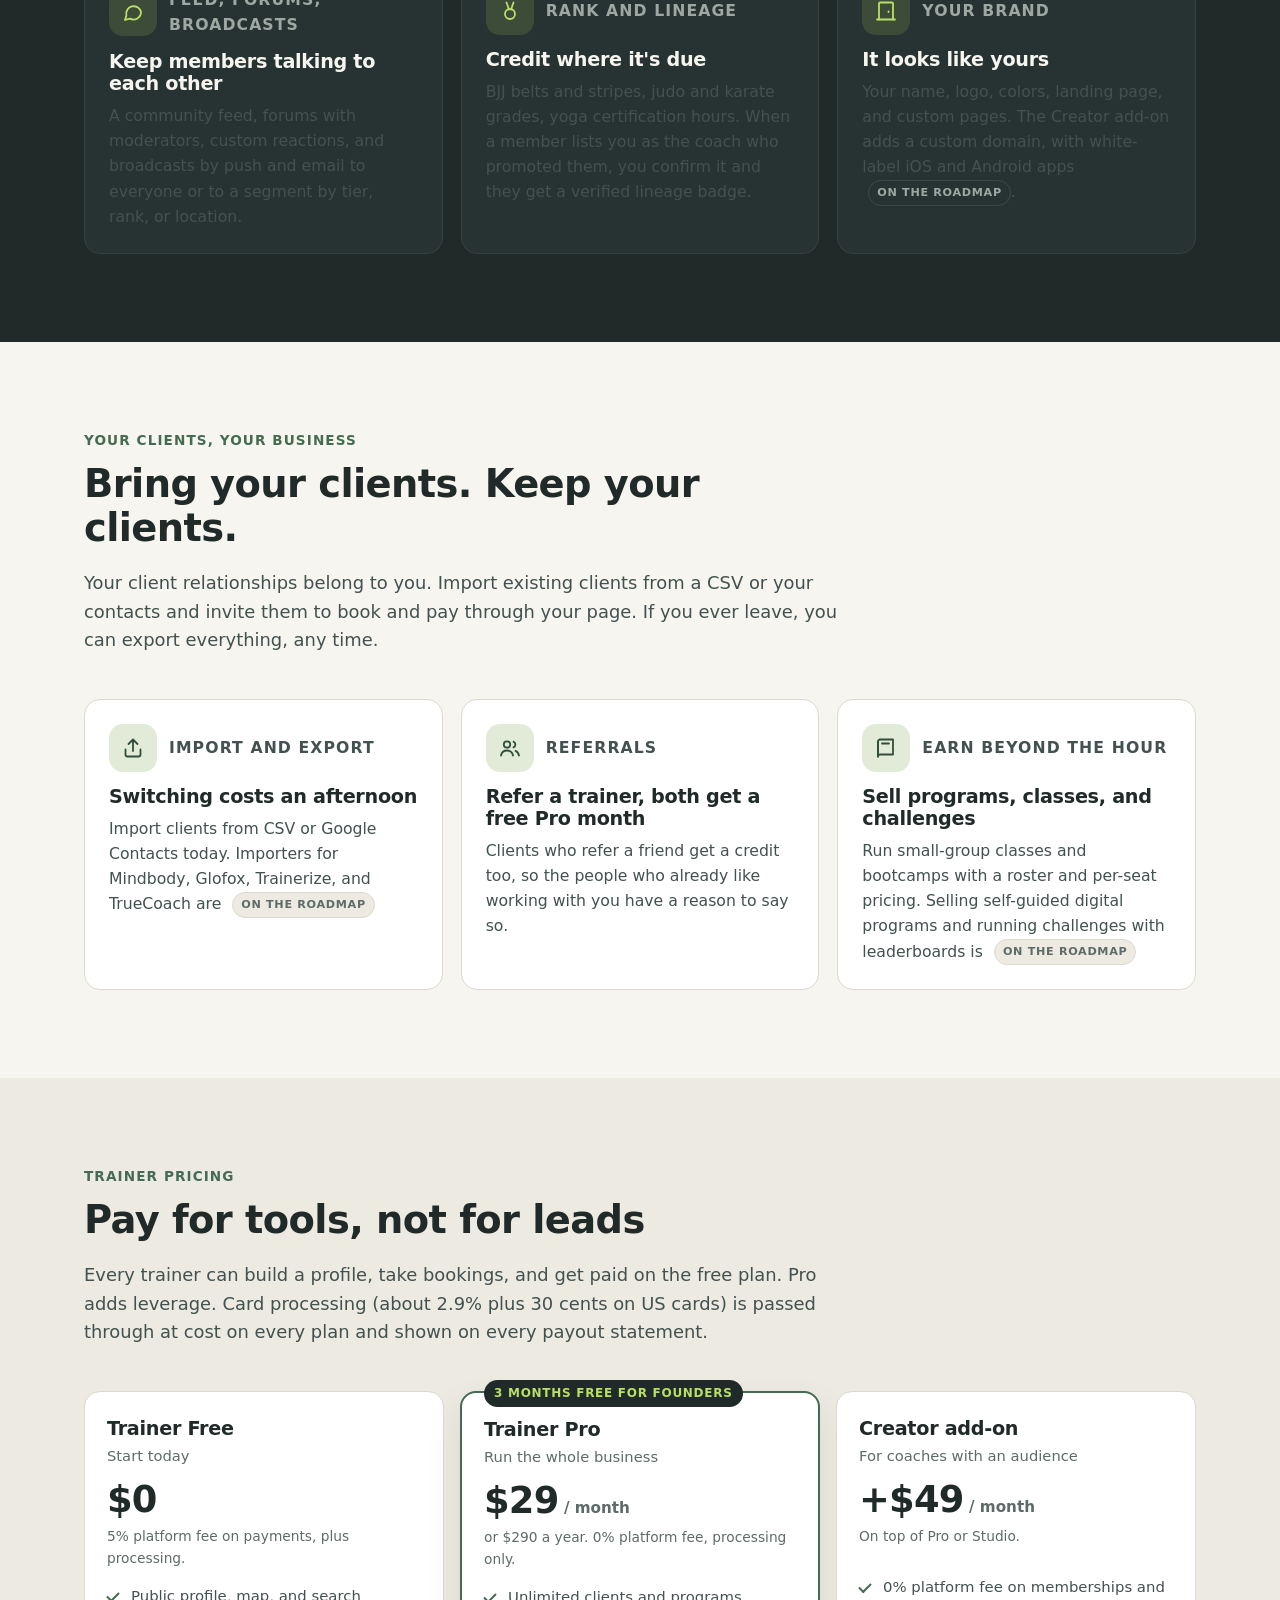
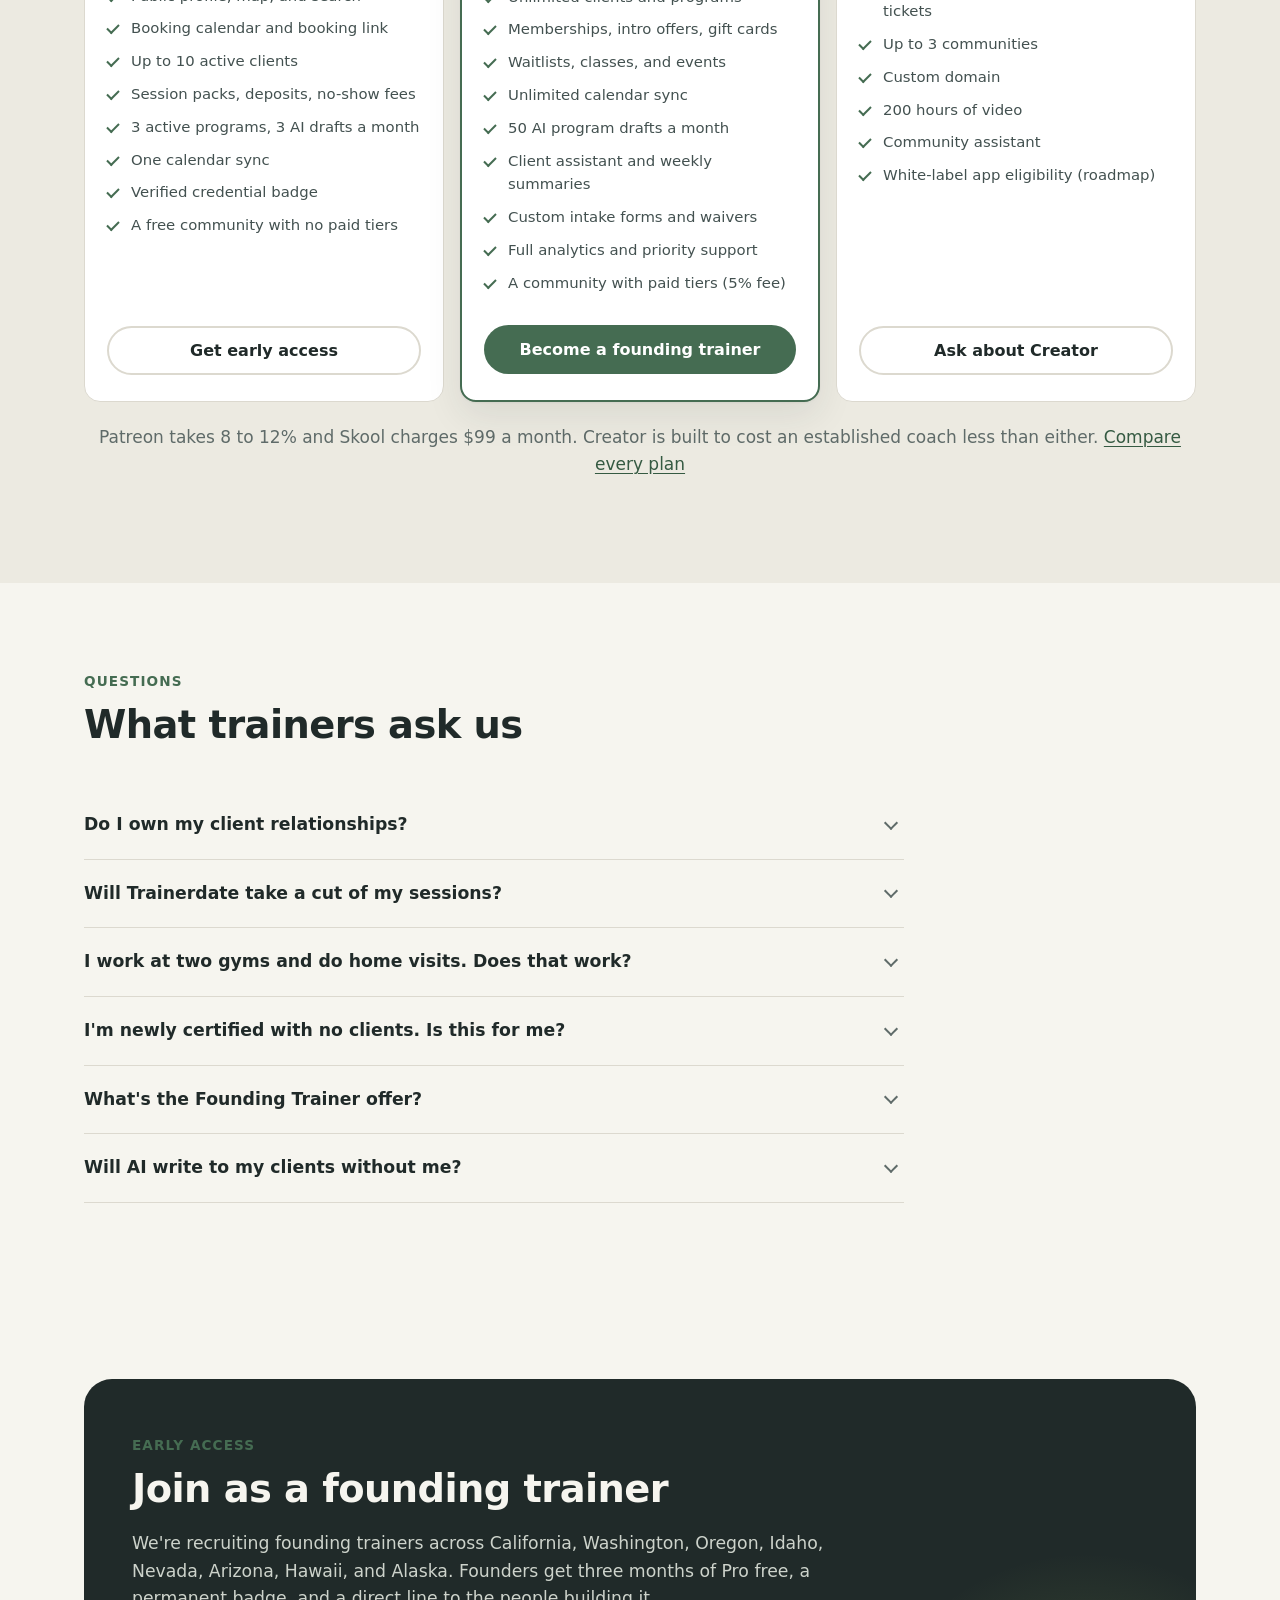
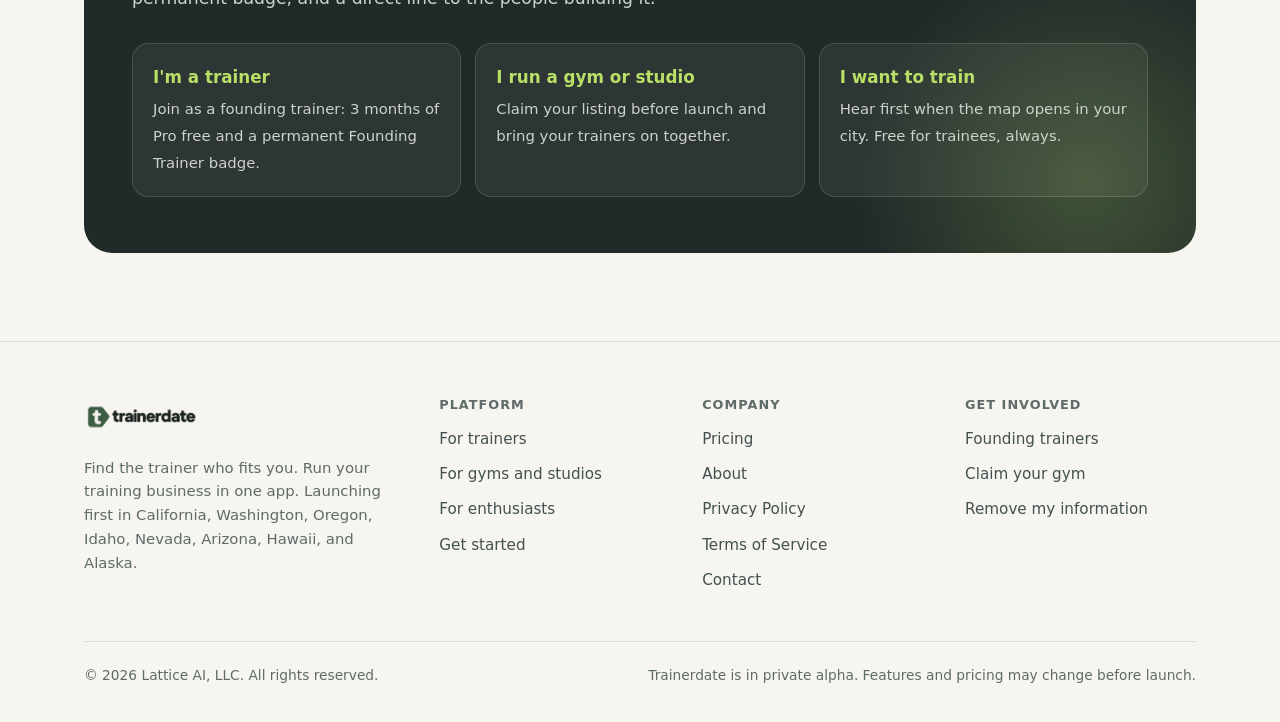
<file: trainers.html>
<!doctype html>
<html lang="en">
<head>
  <meta charset="utf-8">
  <meta name="viewport" content="width=device-width, initial-scale=1">
  <title>For trainers: run your training business in one app | Trainerdate</title>
  <meta name="description" content="A free public profile that ranks, a booking calendar, payments and packages, programs, client progress, and paid communities. Free to start. 0% platform fee on Pro.">
  <meta name="theme-color" content="#202A29">
  <link rel="canonical" href="https://trainerdate.com/trainers.html">
  <link rel="icon" href="assets/favicon.ico" sizes="any">
  <link rel="icon" type="image/png" sizes="192x192" href="assets/icon-192.png">
  <link rel="apple-touch-icon" href="assets/apple-touch-icon.png">
  <meta property="og:type" content="website">
  <meta property="og:site_name" content="Trainerdate">
  <meta property="og:title" content="For trainers: run your training business in one app | Trainerdate">
  <meta property="og:description" content="A free public profile that ranks, a booking calendar, payments and packages, programs, client progress, and paid communities. Free to start. 0% platform fee on Pro.">
  <meta property="og:url" content="https://trainerdate.com/trainers.html">
  <meta property="og:image" content="https://trainerdate.com/assets/og-image.png">
  <meta name="twitter:card" content="summary_large_image">
  <meta name="twitter:title" content="For trainers: run your training business in one app | Trainerdate">
  <meta name="twitter:description" content="A free public profile that ranks, a booking calendar, payments and packages, programs, client progress, and paid communities. Free to start. 0% platform fee on Pro.">
  <meta name="twitter:image" content="https://trainerdate.com/assets/og-image.png">
  <link rel="stylesheet" href="styles.css">
  <script>
    (function () {
      try {
        var t = localStorage.getItem('td-theme');
        if (t === 'light' || t === 'dark') document.documentElement.setAttribute('data-theme', t);
      } catch (e) { /* storage unavailable */ }
    })();
  </script>
</head>
<body>
  <a class="skip-link" href="#main">Skip to content</a>

  <header class="site-header">
    <div class="container header-inner">
      <a class="brand" href="index.html" aria-label="Trainerdate home">
        <img class="logo-light" src="assets/logo-on-light.png" alt="Trainerdate" width="120" height="40">
        <img class="logo-dark" src="assets/logo-on-dark.png" alt="Trainerdate" width="120" height="40">
      </a>
      <nav class="site-nav" id="site-nav" aria-label="Main">
        <a href="trainers.html" aria-current="page">For trainers</a>
        <a href="gyms.html">For gyms</a>
        <a href="enthusiasts.html">For enthusiasts</a>
        <a href="get-started.html">Get started</a>
        <a href="pricing.html">Pricing</a>
        <a href="about.html">About</a>
        <a class="btn btn-primary btn-small" href="#early-access">Get early access</a>
      </nav>
      <div class="header-actions">
        <button class="icon-btn" id="theme-toggle" type="button" aria-label="Switch color theme">
          <svg class="icon-sun" viewBox="0 0 24 24" aria-hidden="true"><circle cx="12" cy="12" r="4.5"/><path d="M12 2v2.5M12 19.5V22M4.2 4.2l1.8 1.8M18 18l1.8 1.8M2 12h2.5M19.5 12H22M4.2 19.8 6 18M18 6l1.8-1.8"/></svg>
          <svg class="icon-moon" viewBox="0 0 24 24" aria-hidden="true"><path d="M20 14.5A8.5 8.5 0 0 1 9.5 4a8.5 8.5 0 1 0 10.5 10.5Z"/></svg>
        </button>
        <button class="icon-btn menu-toggle" id="menu-toggle" type="button" aria-label="Open menu" aria-expanded="false" aria-controls="site-nav">
          <svg viewBox="0 0 24 24" aria-hidden="true"><path d="M4 7h16M4 12h16M4 17h16"/></svg>
        </button>
      </div>
    </div>
  </header>

  <main id="main">
    <section class="hero">
      <div class="container hero-inner">
        <div class="hero-copy">
          <p class="eyebrow">For trainers and coaches</p>
          <h1>Run your training business <span class="hl">in one app</span>.</h1>
          <p class="lede">Most independent trainers run on Instagram DMs, Venmo, a Google Calendar, and a spreadsheet of programs. Trainerdate replaces all four with one place clients can find you, book you, pay you, and follow your plan. Free to start, with no platform fee on Pro.</p>
          <div class="cta-row">
            <a class="btn btn-primary" href="mailto:hello@latticetech.ai?subject=Founding%20trainer%20early%20access">Become a founding trainer</a>
            <a class="btn btn-ghost" href="#pricing">See trainer pricing</a>
          </div>
          <p class="fine-print">Founding trainers get 3 months of Pro free and a permanent Founding Trainer badge.</p>
        </div>

        <figure class="mock" aria-label="Illustration of a trainer's day at a glance">
          <div class="mock-title"><b>Day at a glance</b><span>Tue &middot; 5 sessions &middot; $410</span></div>
          <ul class="agenda">
            <li><time>6:00</time><span class="who">Sam K.<span class="what">Strength &middot; Gym A &middot; 4 of 10 left</span></span><span class="pill pack">Package</span></li>
            <li><time>7:00</time><span class="who">Jordan P.<span class="what">Meet prep, week 6 &middot; Virtual</span></span><span class="pill paid">Paid</span></li>
            <li><time>9:30</time><span class="who">Elena V.<span class="what">In-home &middot; card on file</span></span><span class="pill paid">Paid</span></li>
            <li><time>12:30</time><span class="who">Open slot<span class="what">2 clients on the waitlist</span></span><span class="pill gap">Offer it</span></li>
            <li><time>17:30</time><span class="who">Priya N.<span class="what">Gym B &middot; check-in form due</span></span><span class="pill due">Due</span></li>
          </ul>
          <div class="ai-note"><svg viewBox="0 0 24 24" aria-hidden="true"><path d="M12 3.5l1.9 5.2 5.1 1.8-5.1 1.9L12 17.5l-1.9-5.1L5 10.5l5.1-1.8Z"/><path d="M19 16v4M17 18h4"/></svg><span>Since last time, Priya finished 3 of 4 workouts and her sleep is down. She mentioned knee soreness on Wednesday.</span></div>
          <figcaption>Illustration. Names and details are examples.</figcaption>
        </figure>
      </div>
    </section>

    <section class="section section-alt">
      <div class="container">
        <div class="section-head">
          <span class="kicker">What it replaces</span>
          <h2>Four subscriptions, one login</h2>
          <p class="section-lede">Pro costs less than most of these tools do on their own, and the pieces talk to each other: a booking uses up a package credit, a check-in closes the session, and the session notes land on the client's record.</p>
        </div>
        <div class="table-wrap">
          <table>
            <thead>
              <tr><th scope="col">What you need</th><th scope="col">What trainers use today</th><th scope="col" class="col-us">On Trainerdate</th></tr>
            </thead>
            <tbody>
              <tr><th scope="row">Booking</th><td>Acuity, Calendly, DMs</td><td class="col-us">Booking calendar, shareable link, waitlist, calendar sync</td></tr>
              <tr><th scope="row">Getting paid</th><td>Square, Venmo, cash</td><td class="col-us">Cards on file, deposits, packages, memberships, tips, payouts</td></tr>
              <tr><th scope="row">Programs and client app</th><td>Trainerize, TrueCoach, spreadsheets</td><td class="col-us">Program builder, exercise catalog, logging, progress charts</td></tr>
              <tr><th scope="row">A website</th><td>A site builder, or nothing</td><td class="col-us">A public profile built to rank in local search</td></tr>
              <tr><th scope="row">Paid community</th><td>Patreon, Skool, a custom app</td><td class="col-us">Communities with tiers, video library, forums, events</td></tr>
            </tbody>
          </table>
        </div>
      </div>
    </section>

    <section class="section">
      <div class="container">
        <div class="feature-row">
          <div class="feature-copy">
            <span class="kicker">Get found</span>
            <h2>Your profile is your website</h2>
            <p class="section-lede">Most independent trainers don't have a website. On Trainerdate you get a public profile built to rank for "personal trainer in {your neighborhood}" and "{your specialty} coach near me," plus a spot on the map, in matchmaking, and on city pages.</p>
            <ul class="points">
              <li><strong>Everything a client checks before booking.</strong> Services and prices, real availability, gallery and intro video, specialties, philosophy, policies, and the gyms you train at.</li>
              <li><strong>Credibility on the page.</strong> Verified certification, insurance, and CPR badges, plus reviews only clients with a completed session can leave verified.</li>
              <li><strong>Help with the words.</strong> A profile writer interviews you and drafts your bio and service descriptions in your voice. You edit and publish.</li>
              <li><strong>Matched on fit.</strong> Matchmaking sends you people whose goals, schedule, and budget line up with how you train.</li>
            </ul>
          </div>
          <figure class="mock" aria-label="Illustration of a trainer profile">
            <div class="trainer-head">
              <div class="avatar forest" aria-hidden="true">AS</div>
              <div>
                <div class="trainer-name">Ana S.</div>
                <div class="trainer-meta">BJJ black belt &middot; privates and seminars &middot; Phoenix</div>
              </div>
            </div>
            <div class="badges">
              <span class="badge">Verified lineage</span>
              <span class="badge">Insured</span>
              <span class="badge">5.0 &middot; 28 verified reviews</span>
              <span class="badge neutral">Founding Trainer</span>
            </div>
            <dl class="kv">
              <dt>Private lesson</dt><dd>60 min &middot; $120</dd>
              <dt>5-lesson pack</dt><dd>$550</dd>
              <dt>Seminar</dt><dd>Sat, Mar 14 &middot; 9 seats left</dd>
              <dt>Trains at</dt><dd>2 academies &middot; in-home on request</dd>
            </dl>
            <div class="mock-actions" aria-hidden="true"><span>Message</span><span class="primary">Book a private</span></div>
            <figcaption>Illustration. Names and details are examples.</figcaption>
          </figure>
        </div>

        <div class="feature-row reverse">
          <div class="feature-copy">
            <span class="kicker">Fill the calendar</span>
            <h2>A booking link that works like a barber's</h2>
            <p class="section-lede">Barbers fill their chairs with a link clients can book from in three taps. Trainerdate brings that to training, with packages, recurring clients, and more than one location built in.</p>
            <ul class="points">
              <li><strong>Your hours, your rules.</strong> Working hours per location, travel time between gyms, buffers, minimum notice, and how far ahead people can book.</li>
              <li><strong>Choose who books instantly.</strong> Instant book, request to book, or instant only for existing clients.</li>
              <li><strong>Cancellations refill themselves.</strong> When a slot opens, the waitlist is notified in order and the first to claim it gets it.</li>
              <li><strong>One calendar.</strong> Two-way Google Calendar and Microsoft 365 sync, so a dentist appointment blocks a slot automatically.</li>
              <li><strong>Share it anywhere.</strong> trainerdate.com/book/you, a QR code for business cards and gym flyers, and a "Book with me" widget for your own site.</li>
            </ul>
          </div>
          <figure class="mock" aria-label="Illustration of booking slots">
            <div class="mock-title"><b>Book with Ana</b><span>Private lesson &middot; 60 min</span></div>
            <div class="slots">
              <span class="slot">Mon 7:00</span><span class="slot off">Mon 8:30</span><span class="slot">Tue 6:00</span>
              <span class="slot on">Wed 12:00</span><span class="slot">Wed 6:30</span><span class="slot off">Thu 7:00</span>
              <span class="slot">Fri 6:00</span><span class="slot">Sat 9:00</span><span class="slot">Sat 10:30</span>
            </div>
            <div class="why" style="margin-top: 14px;"><b>Policy</b>Free cancellation up to 24 hours before. Later cancellations and no-shows are charged $60 to the card on file.</div>
            <div class="mock-actions" aria-hidden="true"><span>Use a pack credit</span><span class="primary">Pay $120</span></div>
            <figcaption>Illustration. Names and details are examples.</figcaption>
          </figure>
        </div>
      </div>
    </section>

    <section class="section section-alt">
      <div class="container">
        <div class="section-head">
          <span class="kicker">The business side</span>
          <h2>Less chasing, more coaching</h2>
          <p class="section-lede">Every capability below exists to take an admin chore off your plate. Here is what each one gets you.</p>
        </div>
        <div class="caps">
          <article class="cap">
            <div class="cap-top"><span class="icon-tile"><svg viewBox="0 0 24 24" aria-hidden="true"><path d="M12 3v18M16.5 7.5c-.8-1.4-2.5-2.2-4.5-2.2-2.5 0-4.3 1.3-4.3 3.2 0 4.6 9 2.4 9 7 0 2-1.9 3.3-4.6 3.3-2.1 0-3.9-.9-4.7-2.4"/></svg></span><p class="cap-label">Payments and payouts</p></div>
            <h3>Stop sending Venmo reminders</h3>
            <p>Cards on file, deposits, automatic receipts, and tips that go 100% to you. Stripe pays out to your bank in about two business days and handles your 1099-K.</p>
          </article>
          <article class="cap">
            <div class="cap-top"><span class="icon-tile"><svg viewBox="0 0 24 24" aria-hidden="true"><path d="M4 12a7 7 0 0 1 12-4.9L18 9"/><path d="M18 4.5V9h-4.5"/><path d="M20 12a7 7 0 0 1-12 4.9L6 15"/><path d="M6 19.5V15h4.5"/></svg></span><p class="cap-label">Packages and memberships</p></div>
            <h3>Get paid before the work, not after</h3>
            <p>Sell session packs with expiry dates, recurring monthly memberships, intro offers, and gift cards. Credits are used up at check-in, so the balance is always right.</p>
          </article>
          <article class="cap">
            <div class="cap-top"><span class="icon-tile"><svg viewBox="0 0 24 24" aria-hidden="true"><path d="M6 16.5V11a6 6 0 0 1 12 0v5.5l1.5 2h-15Z"/><path d="M10 20.5a2 2 0 0 0 4 0"/></svg></span><p class="cap-label">No-show protection</p></div>
            <h3>Fewer empty hours</h3>
            <p>Reminders and confirmation requests go out automatically. Late-cancel and no-show fees you set are charged to the card on file with one tap, and clients see the policy before they book.</p>
          </article>
          <article class="cap">
            <div class="cap-top"><span class="icon-tile"><svg viewBox="0 0 24 24" aria-hidden="true"><path d="M9 6.5h11M9 12h11M9 17.5h11"/><path d="M3.5 6.5l1.2 1.2 2-2.2M3.5 12l1.2 1.2 2-2.2M3.5 17.5l1.2 1.2 2-2.2"/></svg></span><p class="cap-label">Intake and waivers</p></div>
            <h3>Paperwork done before the first session</h3>
            <p>Customizable intake questionnaires with a PAR-Q+ style health screen, plus liability waivers with e-signatures, stored per client and per version.</p>
          </article>
          <article class="cap">
            <div class="cap-top"><span class="icon-tile"><svg viewBox="0 0 24 24" aria-hidden="true"><path d="M4 19V5M4 19h16"/><path d="M7.5 15l3.5-4 3 2.5L19 8"/></svg></span><p class="cap-label">Trainer analytics</p></div>
            <h3>Know which numbers to move</h3>
            <p>Revenue, utilization, client retention, package burn, no-show rate, profile views, and how many inquiries turn into bookings. A weekly AI note points out the gaps worth filling.</p>
          </article>
          <article class="cap">
            <div class="cap-top"><span class="icon-tile"><svg viewBox="0 0 24 24" aria-hidden="true"><path d="M4 20.5V8l8-4.5L20 8v12.5"/><path d="M9 20.5v-6h6v6M2.5 20.5h19"/></svg></span><p class="cap-label">Trainer-friendly gyms</p></div>
            <h3>Find a place to train clients</h3>
            <p>Gyms that welcome independent trainers post their terms: guest fee per session, monthly rent, insurance requirements. You find floor space without cold-calling front desks.</p>
          </article>
        </div>
      </div>
    </section>

    <section class="section">
      <div class="container">
        <div class="feature-row">
          <div class="feature-copy">
            <span class="kicker">Coaching</span>
            <h2>Write a program once. Coach it all week.</h2>
            <p class="section-lede">The program builder has weeks, days, blocks, supersets, tempo, rest, and load as a weight, a percentage of 1RM, RPE, or RIR. Every exercise comes from a reviewed catalog with cues, common errors, and demo video.</p>
            <ul class="points">
              <li><strong>Templates and progression rules.</strong> "Add 2.5 kg a week if every rep was completed" runs itself.</li>
              <li><strong>AI first drafts.</strong> From a client's goals, intake, equipment, and recent logs, AI drafts a program in your style. You edit it and approve it before the client sees anything.</li>
              <li><strong>Assign more than workouts.</strong> Habits like steps, protein, and sleep, weekly check-in forms, and library reading, each with due dates and reminders.</li>
              <li><strong>See what actually happened.</strong> Clients log sets, swap only to alternatives you approved, and send form-check videos you can comment on.</li>
              <li><strong>Walk in prepared.</strong> Before each session you get a summary: workouts completed, e1RM changes, soreness reported, sleep trends. Each line links to the record it came from.</li>
            </ul>
          </div>
          <figure class="mock" aria-label="Illustration of a client progress view">
            <div class="mock-title"><b>Jordan P. &middot; Squat</b><span>Meet in 6 weeks</span></div>
            <div class="stats">
              <div class="stat"><b>405</b><span>e1RM, lb</span></div>
              <div class="stat"><b>94%</b><span>Completion</span></div>
              <div class="stat"><b>12</b><span>Week streak</span></div>
            </div>
            <svg class="chart" viewBox="0 0 320 140" role="img" aria-label="Estimated one-rep max rising from 355 to 405 pounds over eight weeks">
              <line class="grid" x1="20" y1="20" x2="310" y2="20"/><line class="grid" x1="20" y1="60" x2="310" y2="60"/><line class="grid" x1="20" y1="100" x2="310" y2="100"/>
              <path class="area" d="M20 112 L61 104 L103 98 L144 92 L186 80 L227 70 L269 58 L310 40 L310 120 L20 120 Z"/>
              <path class="line" d="M20 112 L61 104 L103 98 L144 92 L186 80 L227 70 L269 58 L310 40"/>
              <circle class="dot" cx="310" cy="40" r="5"/>
              <text x="20" y="136">Wk 1</text><text x="282" y="136">Wk 8</text>
            </svg>
            <div class="ai-note"><svg viewBox="0 0 24 24" aria-hidden="true"><path d="M12 3.5l1.9 5.2 5.1 1.8-5.1 1.9L12 17.5l-1.9-5.1L5 10.5l5.1-1.8Z"/><path d="M19 16v4M17 18h4"/></svg><span>Draft for week 7 is ready: top single at 92%, back-off volume down 10%. Review before it goes to Jordan.</span></div>
            <figcaption>Illustration. Names and details are examples.</figcaption>
          </figure>
        </div>

        <div class="feature-row reverse">
          <div class="feature-copy">
            <span class="kicker">Between sessions</span>
            <h2>An assistant that sounds like you and knows its limits</h2>
            <p class="section-lede">Clients of Pro trainers get an assistant grounded in their assigned program, your notes, the exercise catalog, and the rules you set. It answers the routine questions that would otherwise land in your texts at 9 pm.</p>
            <ul class="points">
              <li><strong>Routine answers, from your plan.</strong> "What weight today?" "How do I do a Romanian deadlift?" "Can I swap lunges?" (only to swaps you approved).</li>
              <li><strong>Everything else comes to you.</strong> Pain, injury, medical questions, nutrition beyond general guidance, and program changes are passed to you as a message.</li>
              <li><strong>You see every conversation.</strong> And you can switch the assistant off for any client.</li>
            </ul>
          </div>
          <figure class="mock" aria-label="Illustration of the between-sessions assistant">
            <div class="mock-title"><b>Sam's workout</b><span>Lower body A</span></div>
            <ul class="workout">
              <li><span><span class="ex">Goblet squat</span><br><span class="rx">3 &times; 10 &middot; 35 lb &middot; rest 90s</span></span><span class="check done"></span></li>
              <li><span><span class="ex">Romanian deadlift</span><br><span class="rx">3 &times; 8 &middot; RPE 7</span></span><span class="check"></span></li>
              <li><span><span class="ex">Split squat</span><br><span class="rx">2 &times; 10 each side</span></span><span class="check"></span></li>
            </ul>
            <div class="chat">
              <div class="bubble me">What weight should I use for the RDLs?</div>
              <div class="bubble bot">Maya's plan says RPE 7: a weight you could lift 3 more times. Last week you used 65 lb and logged RPE 6, so try 70 lb.</div>
              <div class="bubble me">My lower back felt tight last time</div>
              <div class="bubble bot">I've sent that to Maya so she can take a look before you lift. Start with the goblet squats in the meantime.</div>
            </div>
            <figcaption>Illustration. Names and details are examples.</figcaption>
          </figure>
        </div>
      </div>
    </section>

    <section class="section band-dark">
      <div class="container">
        <div class="section-head">
          <span class="kicker">Communities</span>
          <h2>Turn a following into a business</h2>
          <p class="section-lede">BJJ with Joel is one coach running a paid community: a members-only feed and forums, a video lesson library, seminars and open mats, a liability waiver, join codes handed out at seminars, and a branded app. On Trainerdate any trainer, coach, or gym can run the same thing without building a platform.</p>
        </div>
        <div class="caps">
          <article class="cap">
            <div class="cap-top"><span class="icon-tile"><svg viewBox="0 0 24 24" aria-hidden="true"><rect x="4.5" y="10.5" width="15" height="10" rx="2.5"/><path d="M8 10.5V7.5a4 4 0 0 1 8 0v3"/></svg></span><p class="cap-label">Tiers and join codes</p></div>
            <h3>Charge what your content is worth</h3>
            <p>Up to five tiers, monthly or yearly, with free trials, comp memberships, and join codes or QR codes for seminars. Private clients can get a tier included with their package.</p>
          </article>
          <article class="cap">
            <div class="cap-top"><span class="icon-tile"><svg viewBox="0 0 24 24" aria-hidden="true"><rect x="3" y="6" width="13" height="12" rx="2.5"/><path d="M16 10.5l5-3v9l-5-3"/></svg></span><p class="cap-label">Video library</p></div>
            <h3>Teach once, sell it for years</h3>
            <p>Series of ordered lessons with adaptive streaming, captions, downloadable notes, resume and completion tracking, and viewing analytics. Lessons can be attached to client programs.</p>
          </article>
          <article class="cap">
            <div class="cap-top"><span class="icon-tile"><svg viewBox="0 0 24 24" aria-hidden="true"><path d="M3.5 8.5V6a1 1 0 0 1 1-1h15a1 1 0 0 1 1 1v2.5a2.5 2.5 0 0 0 0 5V16a1 1 0 0 1-1 1h-15a1 1 0 0 1-1-1v-2.5a2.5 2.5 0 0 0 0-5Z"/><path d="M14 5v12" stroke-dasharray="2 2"/></svg></span><p class="cap-label">Events and tickets</p></div>
            <h3>Fill seminars and open mats</h3>
            <p>Capacity, RSVPs, waitlists, recurring events, paid tickets with member discounts, and QR check-in at the door. Events show up on the Trainerdate map for people nearby.</p>
          </article>
          <article class="cap">
            <div class="cap-top"><span class="icon-tile"><svg viewBox="0 0 24 24" aria-hidden="true"><path d="M20 12a7.5 7.5 0 0 1-11 6.6L4 20l1.4-4.5A7.5 7.5 0 1 1 20 12Z"/></svg></span><p class="cap-label">Feed, forums, broadcasts</p></div>
            <h3>Keep members talking to each other</h3>
            <p>A community feed, forums with moderators, custom reactions, and broadcasts by push and email to everyone or to a segment by tier, rank, or location.</p>
          </article>
          <article class="cap">
            <div class="cap-top"><span class="icon-tile"><svg viewBox="0 0 24 24" aria-hidden="true"><circle cx="12" cy="15" r="5"/><path d="M8.5 3.5l2.5 7M15.5 3.5l-2.5 7"/></svg></span><p class="cap-label">Rank and lineage</p></div>
            <h3>Credit where it's due</h3>
            <p>BJJ belts and stripes, judo and karate grades, yoga certification hours. When a member lists you as the coach who promoted them, you confirm it and they get a verified lineage badge.</p>
          </article>
          <article class="cap">
            <div class="cap-top"><span class="icon-tile"><svg viewBox="0 0 24 24" aria-hidden="true"><path d="M5 20.5V4.5a1 1 0 0 1 1-1h12a1 1 0 0 1 1 1v16"/><path d="M3 20.5h18M14.5 12.5v.5"/></svg></span><p class="cap-label">Your brand</p></div>
            <h3>It looks like yours</h3>
            <p>Your name, logo, colors, landing page, and custom pages. The Creator add-on adds a custom domain, with white-label iOS and Android apps <span class="tag-soon">On the roadmap</span>.</p>
          </article>
        </div>
      </div>
    </section>

    <section class="section">
      <div class="container">
        <div class="section-head">
          <span class="kicker">Your clients, your business</span>
          <h2>Bring your clients. Keep your clients.</h2>
          <p class="section-lede">Your client relationships belong to you. Import existing clients from a CSV or your contacts and invite them to book and pay through your page. If you ever leave, you can export everything, any time.</p>
        </div>
        <div class="caps">
          <article class="cap">
            <div class="cap-top"><span class="icon-tile"><svg viewBox="0 0 24 24" aria-hidden="true"><path d="M12 15V3.5M7.5 8L12 3.5 16.5 8"/><path d="M4.5 13.5v5a2 2 0 0 0 2 2h11a2 2 0 0 0 2-2v-5"/></svg></span><p class="cap-label">Import and export</p></div>
            <h3>Switching costs an afternoon</h3>
            <p>Import clients from CSV or Google Contacts today. Importers for Mindbody, Glofox, Trainerize, and TrueCoach are <span class="tag-soon">On the roadmap</span></p>
          </article>
          <article class="cap">
            <div class="cap-top"><span class="icon-tile"><svg viewBox="0 0 24 24" aria-hidden="true"><circle cx="9" cy="8.5" r="3.2"/><path d="M3 19.5c.6-3.2 3-5 6-5s5.4 1.8 6 5"/><path d="M15.5 5.6a3.2 3.2 0 0 1 0 5.8M17.5 14.8c1.8.6 3 2.2 3.5 4.7"/></svg></span><p class="cap-label">Referrals</p></div>
            <h3>Refer a trainer, both get a free Pro month</h3>
            <p>Clients who refer a friend get a credit too, so the people who already like working with you have a reason to say so.</p>
          </article>
          <article class="cap">
            <div class="cap-top"><span class="icon-tile"><svg viewBox="0 0 24 24" aria-hidden="true"><path d="M4 5.5A2 2 0 0 1 6 3.5h13v15H6a2 2 0 0 0-2 2Z"/><path d="M4 20.5V5.5M8 7.5h7"/></svg></span><p class="cap-label">Earn beyond the hour</p></div>
            <h3>Sell programs, classes, and challenges</h3>
            <p>Run small-group classes and bootcamps with a roster and per-seat pricing. Selling self-guided digital programs and running challenges with leaderboards is <span class="tag-soon">On the roadmap</span></p>
          </article>
        </div>
      </div>
    </section>

    <section class="section section-alt" id="pricing">
      <div class="container">
        <div class="section-head">
          <span class="kicker">Trainer pricing</span>
          <h2>Pay for tools, not for leads</h2>
          <p class="section-lede">Every trainer can build a profile, take bookings, and get paid on the free plan. Pro adds leverage. Card processing (about 2.9% plus 30 cents on US cards) is passed through at cost on every plan and shown on every payout statement.</p>
        </div>
        <div class="plans three">
          <div class="plan">
            <h3>Trainer Free</h3>
            <p class="for">Start today</p>
            <div class="price">$0</div>
            <p class="price-note">5% platform fee on payments, plus processing.</p>
            <ul>
              <li>Public profile, map, and search</li>
              <li>Booking calendar and booking link</li>
              <li>Up to 10 active clients</li>
              <li>Session packs, deposits, no-show fees</li>
              <li>3 active programs, 3 AI drafts a month</li>
              <li>One calendar sync</li>
              <li>Verified credential badge</li>
              <li>A free community with no paid tiers</li>
            </ul>
            <a class="btn btn-ghost" href="mailto:hello@latticetech.ai?subject=Founding%20trainer%20early%20access">Get early access</a>
          </div>
          <div class="plan featured">
            <span class="ribbon">3 months free for founders</span>
            <h3>Trainer Pro</h3>
            <p class="for">Run the whole business</p>
            <div class="price">$29<small> / month</small></div>
            <p class="price-note">or $290 a year. 0% platform fee, processing only.</p>
            <ul>
              <li>Unlimited clients and programs</li>
              <li>Memberships, intro offers, gift cards</li>
              <li>Waitlists, classes, and events</li>
              <li>Unlimited calendar sync</li>
              <li>50 AI program drafts a month</li>
              <li>Client assistant and weekly summaries</li>
              <li>Custom intake forms and waivers</li>
              <li>Full analytics and priority support</li>
              <li>A community with paid tiers (5% fee)</li>
            </ul>
            <a class="btn btn-primary" href="mailto:hello@latticetech.ai?subject=Founding%20trainer%20early%20access">Become a founding trainer</a>
          </div>
          <div class="plan">
            <h3>Creator add-on</h3>
            <p class="for">For coaches with an audience</p>
            <div class="price">+$49<small> / month</small></div>
            <p class="price-note">On top of Pro or Studio.</p>
            <ul>
              <li>0% platform fee on memberships and tickets</li>
              <li>Up to 3 communities</li>
              <li>Custom domain</li>
              <li>200 hours of video</li>
              <li>Community assistant</li>
              <li>White-label app eligibility (roadmap)</li>
            </ul>
            <a class="btn btn-ghost" href="mailto:hello@latticetech.ai?subject=Creator%20plan%20question">Ask about Creator</a>
          </div>
        </div>
        <p class="muted center" style="margin-top: 22px;">Patreon takes 8 to 12% and Skool charges $99 a month. Creator is built to cost an established coach less than either. <a href="pricing.html">Compare every plan</a></p>
      </div>
    </section>

    <section class="section">
      <div class="container">
        <div class="section-head">
          <span class="kicker">Questions</span>
          <h2>What trainers ask us</h2>
        </div>
        <div class="faq">
          <details>
            <summary>Do I own my client relationships?</summary>
            <p>Yes. Your clients are yours, and you can export your clients, programs, and history at any time.</p>
          </details>
          <details>
            <summary>Will Trainerdate take a cut of my sessions?</summary>
            <p>On Trainer Free, 5% of payments processed through the platform. On Pro and Studio, nothing: you pay card processing only. Tips are always 100% yours.</p>
          </details>
          <details>
            <summary>I work at two gyms and do home visits. Does that work?</summary>
            <p>Yes. Set working hours per location, add travel time between them, and mark services as in-gym, in-home, outdoor, or virtual. Clients only see slots that make sense for the location they pick.</p>
          </details>
          <details>
            <summary>I'm newly certified with no clients. Is this for me?</summary>
            <p>Yes. A credible profile with verified credentials, a free consult offer, and placement in matchmaking is the fastest way to a first client. The trainers-only business forum and library cover pricing, marketing, and insurance.</p>
          </details>
          <details>
            <summary>What's the Founding Trainer offer?</summary>
            <p>Trainers who join during the founding beta in the eight launch states get three months of Pro free and a Founding Trainer badge that stays on their profile permanently.</p>
          </details>
          <details>
            <summary>Will AI write to my clients without me?</summary>
            <p>No. Program drafts, posts, and profile copy wait for your approval. The between-sessions assistant answers only from your plan, sends anything sensitive to you, and you can see and switch off every conversation.</p>
          </details>
        </div>
      </div>
    </section>

    <section class="section" id="early-access">
      <div class="container">
        <div class="cta-band">
          <span class="kicker">Early access</span>
          <h2>Join as a founding trainer</h2>
          <p>We're recruiting founding trainers across California, Washington, Oregon, Idaho, Nevada, Arizona, Hawaii, and Alaska. Founders get three months of Pro free, a permanent badge, and a direct line to the people building it.</p>
          <div class="cta-grid">
            <a class="cta-option" href="mailto:hello@latticetech.ai?subject=Founding%20trainer%20early%20access">
              <b>I'm a trainer</b>
              <span>Join as a founding trainer: 3 months of Pro free and a permanent Founding Trainer badge.</span>
            </a>
            <a class="cta-option" href="mailto:hello@latticetech.ai?subject=Claim%20my%20gym%20on%20Trainerdate">
              <b>I run a gym or studio</b>
              <span>Claim your listing before launch and bring your trainers on together.</span>
            </a>
            <a class="cta-option" href="mailto:hello@latticetech.ai?subject=Trainerdate%20early%20access">
              <b>I want to train</b>
              <span>Hear first when the map opens in your city. Free for trainees, always.</span>
            </a>
          </div>
        </div>
      </div>
    </section>
  </main>

  <footer class="site-footer">
    <div class="container">
      <div class="footer-grid">
        <div class="footer-brand">
          <img class="logo-light" src="assets/logo-on-light.png" alt="Trainerdate" width="114" height="38">
          <img class="logo-dark" src="assets/logo-on-dark.png" alt="Trainerdate" width="114" height="38">
          <p>Find the trainer who fits you. Run your training business in one app. Launching first in California, Washington, Oregon, Idaho, Nevada, Arizona, Hawaii, and Alaska.</p>
        </div>
        <div>
          <h4>Platform</h4>
          <ul>
            <li><a href="trainers.html">For trainers</a></li>
            <li><a href="gyms.html">For gyms and studios</a></li>
            <li><a href="enthusiasts.html">For enthusiasts</a></li>
            <li><a href="get-started.html">Get started</a></li>
          </ul>
        </div>
        <div>
          <h4>Company</h4>
          <ul>
            <li><a href="pricing.html">Pricing</a></li>
            <li><a href="about.html">About</a></li>
            <li><a href="privacy.html">Privacy Policy</a></li>
            <li><a href="terms.html">Terms of Service</a></li>
            <li><a href="mailto:hello@latticetech.ai?subject=Hello%20Trainerdate">Contact</a></li>
          </ul>
        </div>
        <div>
          <h4>Get involved</h4>
          <ul>
            <li><a href="mailto:hello@latticetech.ai?subject=Founding%20trainer%20early%20access">Founding trainers</a></li>
            <li><a href="mailto:hello@latticetech.ai?subject=Claim%20my%20gym%20on%20Trainerdate">Claim your gym</a></li>
            <li><a href="mailto:hello@latticetech.ai?subject=Remove%20my%20information">Remove my information</a></li>
          </ul>
        </div>
      </div>
      <div class="footer-bottom">
        <span>&copy; 2026 Lattice AI, LLC. All rights reserved.</span>
        <span>Trainerdate is in private alpha. Features and pricing may change before launch.</span>
      </div>
    </div>
  </footer>

  <script src="script.js"></script>
</body>
</html>
</file>
<file: styles.css>
/* Trainerdate website. Brand palette: Graphite #202A29, Forest #456C52, Leaf #B9DF67, Chalk #F6F5EF.
   Light and dark themes via CSS variables; dark follows the system unless the visitor picks one. */

:root {
  --graphite: #202A29;
  --forest: #456C52;
  --leaf: #B9DF67;
  --chalk: #F6F5EF;

  --bg: #F6F5EF;
  --bg-alt: #ECEAE1;
  --surface: #FFFFFF;
  --surface-2: #F9F8F4;
  --ink: #202A29;
  --ink-soft: #435150;
  --ink-faint: #5F6B69;
  --brand: #456C52;
  --brand-strong: #355A42;
  --on-brand: #FFFFFF;
  --brand-soft: #E2EBD8;
  --on-brand-soft: #2F4F3A;
  --accent: #B9DF67;
  --on-accent: #202A29;
  --border: #DCD9CF;
  --shadow: 0 1px 2px rgba(32, 42, 41, 0.05), 0 14px 36px rgba(32, 42, 41, 0.09);
  --focus: #2F6FD0;
  --radius: 16px;
  --radius-sm: 10px;
  --font: ui-rounded, "SF Pro Rounded", "Nunito", "Segoe UI", system-ui, -apple-system, Roboto, "Helvetica Neue", Arial, sans-serif;
  color-scheme: light;
}

@media (prefers-color-scheme: dark) {
  :root:not([data-theme="light"]) {
    --bg: #161D1C;
    --bg-alt: #1B2423;
    --surface: #202A29;
    --surface-2: #243030;
    --ink: #F6F5EF;
    --ink-soft: #CDD3CB;
    --ink-faint: #9DA8A2;
    --brand: #B9DF67;
    --brand-strong: #CDEA8E;
    --on-brand: #202A29;
    --brand-soft: #2A3A2D;
    --on-brand-soft: #CDEA8E;
    --border: #2F3C3A;
    --shadow: 0 1px 2px rgba(0, 0, 0, 0.3), 0 14px 36px rgba(0, 0, 0, 0.35);
    --focus: #8DC2FF;
    color-scheme: dark;
  }
}

:root[data-theme="dark"] {
  --bg: #161D1C;
  --bg-alt: #1B2423;
  --surface: #202A29;
  --surface-2: #243030;
  --ink: #F6F5EF;
  --ink-soft: #CDD3CB;
  --ink-faint: #9DA8A2;
  --brand: #B9DF67;
  --brand-strong: #CDEA8E;
  --on-brand: #202A29;
  --brand-soft: #2A3A2D;
  --on-brand-soft: #CDEA8E;
  --border: #2F3C3A;
  --shadow: 0 1px 2px rgba(0, 0, 0, 0.3), 0 14px 36px rgba(0, 0, 0, 0.35);
  --focus: #8DC2FF;
  color-scheme: dark;
}

*, *::before, *::after { box-sizing: border-box; }

html { scroll-behavior: smooth; -webkit-text-size-adjust: 100%; }

@media (prefers-reduced-motion: reduce) {
  html { scroll-behavior: auto; }
  *, *::before, *::after { transition: none !important; animation: none !important; }
}

body {
  margin: 0;
  font-family: var(--font);
  font-size: 17px;
  line-height: 1.6;
  color: var(--ink);
  background: var(--bg);
  overflow-x: hidden;
}

img { max-width: 100%; height: auto; }

a { color: var(--brand-strong); text-underline-offset: 3px; }
a:hover { text-decoration-thickness: 2px; }

:focus-visible { outline: 3px solid var(--focus); outline-offset: 2px; border-radius: 4px; }

h1, h2, h3, h4 { line-height: 1.15; margin: 0 0 0.5em; letter-spacing: -0.015em; }
h1 { font-size: clamp(2.2rem, 5.2vw, 3.6rem); font-weight: 800; }
h2 { font-size: clamp(1.7rem, 3.4vw, 2.4rem); font-weight: 800; }
h3 { font-size: 1.2rem; font-weight: 750; }
p { margin: 0 0 1em; }

.container { width: 100%; max-width: 1160px; margin: 0 auto; padding: 0 24px; }
.narrow { max-width: 780px; }

.skip-link {
  position: absolute; left: -9999px; top: 8px; z-index: 100;
  background: var(--surface); color: var(--ink); padding: 8px 14px; border-radius: 8px;
}
.skip-link:focus { left: 8px; }

/* Header */

.site-header {
  position: sticky; top: 0; z-index: 50;
  background: color-mix(in srgb, var(--bg) 88%, transparent);
  backdrop-filter: saturate(140%) blur(10px);
  -webkit-backdrop-filter: saturate(140%) blur(10px);
  border-bottom: 1px solid var(--border);
}
.header-inner { display: flex; align-items: center; gap: 20px; height: 68px; }

.brand { display: inline-flex; align-items: center; flex-shrink: 0; }
.brand img { height: 40px; width: auto; display: block; }
.logo-dark { display: none !important; }
:root[data-theme="dark"] .logo-light { display: none !important; }
:root[data-theme="dark"] .logo-dark { display: block !important; }
@media (prefers-color-scheme: dark) {
  :root:not([data-theme="light"]) .logo-light { display: none !important; }
  :root:not([data-theme="light"]) .logo-dark { display: block !important; }
}

.site-nav { display: flex; align-items: center; gap: 4px; margin-left: auto; }
.site-nav a {
  color: var(--ink-soft) !important; text-decoration: none; font-weight: 650; font-size: 0.95rem;
  padding: 8px 11px; border-radius: 999px;
}
.site-nav a:hover { color: var(--ink) !important; background: var(--bg-alt); }
.site-nav a[aria-current="page"] { color: var(--ink) !important; background: var(--brand-soft); }
.site-nav .btn { margin-left: 8px; color: var(--on-brand) !important; }
.site-nav .btn:hover { background: var(--brand-strong); color: var(--on-brand) !important; }

.header-actions { display: flex; align-items: center; gap: 6px; }
.icon-btn {
  display: inline-grid; place-items: center; width: 40px; height: 40px;
  border-radius: 999px; border: 1px solid var(--border); background: var(--surface);
  color: var(--ink); cursor: pointer; padding: 0;
}
.icon-btn:hover { background: var(--bg-alt); }
.icon-btn svg { width: 20px; height: 20px; fill: none; stroke: currentColor; stroke-width: 1.8; stroke-linecap: round; stroke-linejoin: round; }
.icon-moon { display: none; }
:root[data-theme="dark"] .icon-sun { display: none; }
:root[data-theme="dark"] .icon-moon { display: block; }
@media (prefers-color-scheme: dark) {
  :root:not([data-theme="light"]) .icon-sun { display: none; }
  :root:not([data-theme="light"]) .icon-moon { display: block; }
}
.menu-toggle { display: none; }

@media (max-width: 1020px) {
  .menu-toggle { display: inline-grid; }
  .header-actions { margin-left: auto; }
  .site-nav {
    display: none; position: absolute; top: 68px; left: 0; right: 0;
    flex-direction: column; align-items: stretch; gap: 2px;
    background: var(--bg); border-bottom: 1px solid var(--border); padding: 12px 16px 18px;
    box-shadow: var(--shadow);
  }
  .site-nav.open { display: flex; }
  .site-nav a { padding: 12px 14px; font-size: 1rem; }
  .site-nav .btn { margin: 8px 0 0; text-align: center; }
}

/* Buttons */

.btn {
  display: inline-flex; align-items: center; justify-content: center; gap: 8px;
  font: inherit; font-weight: 750; font-size: 1rem; line-height: 1.2;
  padding: 13px 22px; border-radius: 999px; border: 2px solid transparent;
  text-decoration: none; cursor: pointer; transition: background 0.15s, transform 0.15s;
}
.btn:hover { transform: translateY(-1px); text-decoration: none; }
.btn-primary { background: var(--brand); color: var(--on-brand) !important; }
.btn-primary:hover { background: var(--brand-strong); }
.btn-ghost { background: transparent; color: var(--ink) !important; border-color: var(--border); }
.btn-ghost:hover { background: var(--surface); border-color: var(--ink-faint); }
.btn-leaf { background: var(--leaf); color: var(--graphite) !important; }
.btn-leaf:hover { background: #CBEA8A; }
.btn-outline-light { background: transparent; color: var(--chalk) !important; border-color: rgba(246, 245, 239, 0.35); }
.btn-outline-light:hover { border-color: var(--chalk); }
.btn-small { padding: 9px 16px; font-size: 0.92rem; }

.cta-row { display: flex; flex-wrap: wrap; gap: 12px; margin: 26px 0 14px; }
.fine-print { font-size: 0.9rem; color: var(--ink-faint); }

/* Hero */

.hero { padding: 72px 0 64px; position: relative; overflow: hidden; }
.hero::before {
  content: ""; position: absolute; inset: auto -10% -45% 40%; height: 520px;
  background: radial-gradient(closest-side, color-mix(in srgb, var(--accent) 38%, transparent), transparent);
  pointer-events: none; opacity: 0.55;
}
.hero-inner { display: grid; grid-template-columns: 1.08fr 0.92fr; gap: 56px; align-items: center; position: relative; }
.hero-copy .lede { font-size: 1.2rem; color: var(--ink-soft); max-width: 36em; }
.hero-simple { padding: 64px 0 40px; }
.hero-simple .lede { font-size: 1.2rem; color: var(--ink-soft); max-width: 40em; }

.eyebrow {
  display: inline-flex; align-items: center; gap: 8px;
  font-size: 0.82rem; font-weight: 800; letter-spacing: 0.08em; text-transform: uppercase;
  color: var(--on-brand-soft); background: var(--brand-soft);
  padding: 6px 12px; border-radius: 999px; margin-bottom: 18px;
}
.eyebrow svg { width: 14px; height: 14px; fill: currentColor; }

.hl { background: linear-gradient(transparent 62%, color-mix(in srgb, var(--accent) 70%, transparent) 62%); padding: 0 2px; }
:root[data-theme="dark"] .hl { background: none; color: var(--leaf); padding: 0; }
@media (prefers-color-scheme: dark) { :root:not([data-theme="light"]) .hl { background: none; color: var(--leaf); padding: 0; } }

@media (max-width: 900px) {
  .hero { padding: 44px 0 40px; }
  .hero-inner { grid-template-columns: 1fr; gap: 40px; }
}

/* Status strip */

.status-strip { background: var(--graphite); color: var(--chalk); }
.status-strip .container { display: flex; flex-wrap: wrap; align-items: center; gap: 10px 22px; padding-top: 16px; padding-bottom: 16px; font-size: 0.95rem; }
.status-strip strong { color: var(--leaf); }
.status-strip a { color: var(--leaf) !important; font-weight: 700; }
.state-chips { display: flex; flex-wrap: wrap; gap: 6px; }
.state-chips span {
  font-size: 0.78rem; font-weight: 800; letter-spacing: 0.05em;
  border: 1px solid rgba(185, 223, 103, 0.45); color: var(--leaf);
  padding: 3px 9px; border-radius: 999px;
}

/* Sections */

.section { padding: 88px 0; }
.section-alt { background: var(--bg-alt); }
.section-tight { padding: 64px 0; }
.section-head { max-width: 760px; margin-bottom: 44px; }
.section-head.center { margin-left: auto; margin-right: auto; text-align: center; }
.section-lede { font-size: 1.12rem; color: var(--ink-soft); }
.kicker { font-size: 0.85rem; font-weight: 800; letter-spacing: 0.08em; text-transform: uppercase; color: var(--brand); margin-bottom: 10px; display: block; }

@media (max-width: 700px) {
  .section { padding: 64px 0; }
  .section-tight { padding: 48px 0; }
}

/* Dark band (graphite in both themes) */

.band-dark { background: var(--graphite); color: var(--chalk); }
.band-dark h2, .band-dark h3 { color: var(--chalk); }
.band-dark .section-lede, .band-dark p { color: #CDD3CB; }
.band-dark .kicker { color: var(--leaf); }
.band-dark a:not(.btn) { color: var(--leaf) !important; }

/* Audience cards */

.audiences { display: grid; grid-template-columns: repeat(4, 1fr); gap: 18px; }
.audience {
  display: flex; flex-direction: column; background: var(--surface); border: 1px solid var(--border);
  border-radius: var(--radius); padding: 26px 22px 22px; text-decoration: none; color: var(--ink) !important;
  transition: transform 0.15s, box-shadow 0.15s, border-color 0.15s;
}
.audience:hover { transform: translateY(-3px); box-shadow: var(--shadow); border-color: var(--brand); text-decoration: none; }
.audience .icon-tile { margin-bottom: 18px; }
.audience h3 { margin-bottom: 8px; }
.audience p { color: var(--ink-soft); font-size: 0.98rem; flex: 1; }
.audience .more { font-weight: 750; color: var(--brand); font-size: 0.95rem; }
:root[data-theme="dark"] .audience .more { color: var(--leaf); }

@media (max-width: 980px) { .audiences { grid-template-columns: repeat(2, 1fr); } }
@media (max-width: 560px) { .audiences { grid-template-columns: 1fr; } }

.icon-tile {
  width: 48px; height: 48px; border-radius: 14px; display: grid; place-items: center;
  background: var(--brand-soft); color: var(--on-brand-soft); flex-shrink: 0;
}
.icon-tile svg { width: 24px; height: 24px; fill: none; stroke: currentColor; stroke-width: 1.8; stroke-linecap: round; stroke-linejoin: round; }
.band-dark .icon-tile { background: rgba(185, 223, 103, 0.14); color: var(--leaf); }

/* Capability to benefit cards */

.caps { display: grid; grid-template-columns: repeat(3, 1fr); gap: 18px; }
.caps.two { grid-template-columns: repeat(2, 1fr); }
.cap {
  background: var(--surface); border: 1px solid var(--border); border-radius: var(--radius);
  padding: 24px; display: flex; flex-direction: column;
}
.cap-top { display: flex; align-items: center; gap: 12px; margin-bottom: 14px; }
.cap-label { font-size: 0.78rem; font-weight: 800; letter-spacing: 0.07em; text-transform: uppercase; color: var(--ink-faint); margin: 0; }
.cap h3 { margin-bottom: 8px; }
.cap p { color: var(--ink-soft); font-size: 0.98rem; margin-bottom: 0.6em; }
.cap p:last-child { margin-bottom: 0; }
.cap ul { margin: 4px 0 0; padding-left: 1.1em; color: var(--ink-soft); font-size: 0.95rem; }
.cap li { margin-bottom: 4px; }
.band-dark .cap { background: #273332; border-color: #34423F; }
.band-dark .cap-label { color: #9DA8A2; }

.tag-soon {
  display: inline-block; font-size: 0.7rem; font-weight: 800; letter-spacing: 0.06em; text-transform: uppercase;
  padding: 3px 8px; border-radius: 999px; background: var(--bg-alt); color: var(--ink-faint);
  border: 1px solid var(--border); vertical-align: middle; margin-left: 6px; white-space: nowrap;
}
.band-dark .tag-soon { background: transparent; color: #9DA8A2; border-color: #3B4946; }

@media (max-width: 980px) { .caps { grid-template-columns: repeat(2, 1fr); } }
@media (max-width: 640px) { .caps, .caps.two { grid-template-columns: 1fr; } }

/* Feature rows: copy beside an illustration */

.feature-row { display: grid; grid-template-columns: 1fr 1fr; gap: 56px; align-items: center; }
.feature-row + .feature-row { margin-top: 88px; }
.feature-row.reverse > :first-child { order: 2; }
.feature-copy .points { list-style: none; padding: 0; margin: 18px 0 0; }
.feature-copy .points li { position: relative; padding-left: 30px; margin-bottom: 12px; color: var(--ink-soft); }
.feature-copy .points li::before {
  content: ""; position: absolute; left: 0; top: 5px; width: 18px; height: 18px; border-radius: 6px;
  background: var(--brand-soft) url("data:image/svg+xml,%3Csvg xmlns='http://www.w3.org/2000/svg' viewBox='0 0 24 24' fill='none' stroke='%23456C52' stroke-width='3' stroke-linecap='round' stroke-linejoin='round'%3E%3Cpath d='M6 12.5l4 4 8-9'/%3E%3C/svg%3E") center / 13px no-repeat;
}
.feature-copy .points strong { color: var(--ink); }

@media (max-width: 900px) {
  .feature-row { grid-template-columns: 1fr; gap: 32px; }
  .feature-row.reverse > :first-child { order: 0; }
  .feature-row + .feature-row { margin-top: 64px; }
}

/* Illustrations (HTML mockups) */

.mock {
  background: var(--surface); border: 1px solid var(--border); border-radius: 22px;
  box-shadow: var(--shadow); padding: 20px; margin: 0; position: relative;
}
.mock figcaption, .mock-caption { font-size: 0.8rem; color: var(--ink-faint); margin-top: 14px; }
.mock-title { display: flex; justify-content: space-between; align-items: center; font-size: 0.85rem; color: var(--ink-faint); font-weight: 700; margin-bottom: 14px; }
.mock-title b { color: var(--ink); font-size: 1rem; }

.match-stack { position: relative; padding: 14px 10px 0; }
.match-stack::before, .match-stack::after {
  content: ""; position: absolute; left: 34px; right: 34px; height: 40px; border-radius: 22px;
  background: var(--surface); border: 1px solid var(--border);
}
.match-stack::before { top: -6px; opacity: 0.55; left: 54px; right: 54px; }
.match-stack::after { top: 4px; opacity: 0.8; }
.match-card { position: relative; z-index: 1; }

.trainer-head { display: flex; gap: 14px; align-items: center; }
.avatar {
  width: 58px; height: 58px; border-radius: 18px; flex-shrink: 0; display: grid; place-items: center;
  font-weight: 800; font-size: 1.25rem; color: var(--graphite);
  background: linear-gradient(135deg, var(--leaf), #8FC45A);
}
.avatar.forest { background: linear-gradient(135deg, #5D8A6A, var(--forest)); color: var(--chalk); }
.avatar.sm { width: 40px; height: 40px; border-radius: 12px; font-size: 0.95rem; }
.trainer-name { font-weight: 800; font-size: 1.1rem; }
.trainer-meta { font-size: 0.88rem; color: var(--ink-faint); }
.badges { display: flex; flex-wrap: wrap; gap: 6px; margin: 14px 0; }
.badge {
  font-size: 0.75rem; font-weight: 750; padding: 4px 9px; border-radius: 999px;
  background: var(--brand-soft); color: var(--on-brand-soft);
}
.badge.neutral { background: var(--bg-alt); color: var(--ink-soft); }
.why {
  background: var(--surface-2); border: 1px dashed var(--border); border-radius: 12px; padding: 12px 14px;
  font-size: 0.9rem; color: var(--ink-soft);
}
.why b { display: block; font-size: 0.75rem; letter-spacing: 0.07em; text-transform: uppercase; color: var(--brand); margin-bottom: 4px; }
:root[data-theme="dark"] .why b { color: var(--leaf); }
.slots { display: grid; grid-template-columns: repeat(3, 1fr); gap: 8px; margin-top: 14px; }
.slot {
  text-align: center; font-size: 0.85rem; font-weight: 750; padding: 9px 4px; border-radius: 10px;
  border: 1px solid var(--border); color: var(--ink);
}
.slot.on { background: var(--brand); border-color: var(--brand); color: var(--on-brand); }
.slot.off { color: var(--ink-faint); text-decoration: line-through; opacity: 0.6; }
.mock-actions { display: flex; gap: 8px; margin-top: 14px; }
.mock-actions span {
  flex: 1; text-align: center; font-size: 0.88rem; font-weight: 800; padding: 10px; border-radius: 999px;
  border: 1px solid var(--border);
}
.mock-actions span.primary { background: var(--graphite); color: var(--chalk); border-color: var(--graphite); }
:root[data-theme="dark"] .mock-actions span.primary { background: var(--leaf); color: var(--graphite); border-color: var(--leaf); }
@media (prefers-color-scheme: dark) {
  :root:not([data-theme="light"]) .mock-actions span.primary { background: var(--leaf); color: var(--graphite); border-color: var(--leaf); }
  :root:not([data-theme="light"]) .why b, :root:not([data-theme="light"]) .audience .more { color: var(--leaf); }
}

.agenda { list-style: none; margin: 0; padding: 0; }
.agenda li {
  display: grid; grid-template-columns: 58px 1fr auto; gap: 12px; align-items: center;
  padding: 11px 0; border-top: 1px solid var(--border); font-size: 0.92rem;
}
.agenda li:first-child { border-top: none; }
.agenda time { font-weight: 800; color: var(--ink-faint); font-size: 0.85rem; }
.agenda .who { font-weight: 750; }
.agenda .what { display: block; color: var(--ink-faint); font-size: 0.82rem; font-weight: 500; }
.pill { font-size: 0.72rem; font-weight: 800; padding: 3px 8px; border-radius: 999px; white-space: nowrap; }
.pill.paid { background: var(--brand-soft); color: var(--on-brand-soft); }
.pill.pack { background: #E6E9F7; color: #33427A; }
.pill.due { background: #FBEBD9; color: #8A4B12; }
.pill.gap { background: transparent; color: var(--ink-faint); border: 1px dashed var(--border); }
:root[data-theme="dark"] .pill.pack { background: #273150; color: #B9C6F2; }
:root[data-theme="dark"] .pill.due { background: #3D2C1A; color: #F3C58F; }
@media (prefers-color-scheme: dark) {
  :root:not([data-theme="light"]) .pill.pack { background: #273150; color: #B9C6F2; }
  :root:not([data-theme="light"]) .pill.due { background: #3D2C1A; color: #F3C58F; }
}
.ai-note {
  margin-top: 12px; display: flex; gap: 10px; align-items: flex-start; font-size: 0.88rem;
  background: var(--brand-soft); color: var(--on-brand-soft); border-radius: 12px; padding: 11px 13px;
}
.ai-note svg { width: 18px; height: 18px; flex-shrink: 0; margin-top: 2px; fill: none; stroke: currentColor; stroke-width: 1.8; stroke-linecap: round; stroke-linejoin: round; }

.chart { width: 100%; height: auto; display: block; }
.chart .grid { stroke: var(--border); stroke-width: 1; }
.chart .line { fill: none; stroke: var(--brand); stroke-width: 3; stroke-linecap: round; stroke-linejoin: round; }
.chart .area { fill: color-mix(in srgb, var(--brand) 14%, transparent); }
.chart .dot { fill: var(--surface); stroke: var(--brand); stroke-width: 3; }
.chart text { fill: var(--ink-faint); font-size: 11px; font-family: var(--font); }
.stats { display: grid; grid-template-columns: repeat(3, 1fr); gap: 10px; margin-bottom: 14px; }
.stat { background: var(--surface-2); border: 1px solid var(--border); border-radius: 12px; padding: 10px 12px; }
.stat b { display: block; font-size: 1.2rem; }
.stat span { font-size: 0.76rem; color: var(--ink-faint); font-weight: 650; }

.workout { list-style: none; margin: 0; padding: 0; }
.workout li { display: flex; justify-content: space-between; align-items: center; padding: 10px 0; border-top: 1px solid var(--border); font-size: 0.92rem; }
.workout li:first-child { border-top: none; }
.workout .ex { font-weight: 750; }
.workout .rx { color: var(--ink-faint); font-size: 0.85rem; }
.check { width: 22px; height: 22px; border-radius: 7px; border: 2px solid var(--border); flex-shrink: 0; }
.check.done { background: var(--brand) url("data:image/svg+xml,%3Csvg xmlns='http://www.w3.org/2000/svg' viewBox='0 0 24 24' fill='none' stroke='white' stroke-width='3.2' stroke-linecap='round' stroke-linejoin='round'%3E%3Cpath d='M6 12.5l4 4 8-9'/%3E%3C/svg%3E") center / 14px no-repeat; border-color: var(--brand); }
.chat { display: flex; flex-direction: column; gap: 8px; margin-top: 14px; }
.bubble { max-width: 86%; padding: 9px 13px; border-radius: 16px; font-size: 0.88rem; line-height: 1.45; }
.bubble.me { align-self: flex-end; background: var(--graphite); color: var(--chalk); border-bottom-right-radius: 5px; }
.bubble.bot { align-self: flex-start; background: var(--surface-2); border: 1px solid var(--border); border-bottom-left-radius: 5px; }
:root[data-theme="dark"] .bubble.me { background: var(--leaf); color: var(--graphite); }
@media (prefers-color-scheme: dark) { :root:not([data-theme="light"]) .bubble.me { background: var(--leaf); color: var(--graphite); } }

.listing-map {
  height: 150px; border-radius: 14px; margin-bottom: 14px; position: relative; overflow: hidden;
  background:
    linear-gradient(90deg, transparent 48%, color-mix(in srgb, var(--ink-faint) 18%, transparent) 48%, color-mix(in srgb, var(--ink-faint) 18%, transparent) 52%, transparent 52%),
    linear-gradient(0deg, transparent 58%, color-mix(in srgb, var(--ink-faint) 18%, transparent) 58%, color-mix(in srgb, var(--ink-faint) 18%, transparent) 61%, transparent 61%),
    linear-gradient(35deg, transparent 30%, color-mix(in srgb, var(--ink-faint) 12%, transparent) 30%, color-mix(in srgb, var(--ink-faint) 12%, transparent) 33%, transparent 33%),
    var(--brand-soft);
}
.pin {
  position: absolute; width: 30px; height: 30px; border-radius: 50% 50% 50% 0; transform: rotate(-45deg);
  background: var(--forest); border: 3px solid var(--surface); box-shadow: 0 2px 6px rgba(0,0,0,0.2);
}
.pin.leaf { background: var(--leaf); }
.pin.big { width: 40px; height: 40px; background: var(--graphite); }
:root[data-theme="dark"] .pin.big { background: var(--chalk); }
.claim-banner {
  display: flex; justify-content: space-between; align-items: center; gap: 10px;
  background: var(--graphite); color: var(--chalk); border-radius: 12px; padding: 11px 14px; font-size: 0.88rem; margin-top: 14px;
}
.claim-banner span:last-child { background: var(--leaf); color: var(--graphite); font-weight: 800; border-radius: 999px; padding: 5px 12px; font-size: 0.8rem; white-space: nowrap; }
.kv { display: grid; grid-template-columns: auto 1fr; gap: 6px 16px; font-size: 0.9rem; margin: 12px 0 0; }
.kv dt { color: var(--ink-faint); font-weight: 650; }
.kv dd { margin: 0; font-weight: 650; }

/* Steps */

.steps { list-style: none; padding: 0; margin: 0; display: grid; grid-template-columns: repeat(4, 1fr); gap: 18px; counter-reset: step; }
.steps.three { grid-template-columns: repeat(3, 1fr); }
.steps li { background: var(--surface); border: 1px solid var(--border); border-radius: var(--radius); padding: 24px; }
.step-num {
  display: inline-grid; place-items: center; width: 36px; height: 36px; border-radius: 12px;
  background: var(--graphite); color: var(--leaf); font-weight: 800; margin-bottom: 14px;
}
:root[data-theme="dark"] .step-num { background: var(--leaf); color: var(--graphite); }
@media (prefers-color-scheme: dark) { :root:not([data-theme="light"]) .step-num { background: var(--leaf); color: var(--graphite); } }
.steps p { color: var(--ink-soft); font-size: 0.97rem; margin: 0; }
@media (max-width: 980px) { .steps, .steps.three { grid-template-columns: repeat(2, 1fr); } }
@media (max-width: 600px) { .steps, .steps.three { grid-template-columns: 1fr; } }

/* Timeline */

.timeline { list-style: none; margin: 0; padding: 0; position: relative; }
.timeline::before { content: ""; position: absolute; left: 17px; top: 8px; bottom: 8px; width: 2px; background: var(--border); }
.timeline li { position: relative; padding: 0 0 30px 58px; }
.timeline li:last-child { padding-bottom: 0; }
.timeline .dotnum {
  position: absolute; left: 0; top: 0; width: 36px; height: 36px; border-radius: 999px;
  background: var(--brand); color: var(--on-brand); display: grid; place-items: center; font-weight: 800; font-size: 0.85rem;
}
.timeline h3 { margin-bottom: 4px; }
.timeline p { color: var(--ink-soft); margin: 0; }
.timeline .when { font-size: 0.8rem; font-weight: 800; letter-spacing: 0.07em; text-transform: uppercase; color: var(--ink-faint); }

/* Comparison table */

.table-wrap { overflow-x: auto; border: 1px solid var(--border); border-radius: var(--radius); background: var(--surface); }
table { width: 100%; border-collapse: collapse; font-size: 0.95rem; }
th, td { text-align: left; padding: 14px 18px; border-bottom: 1px solid var(--border); vertical-align: top; }
thead th { font-size: 0.8rem; letter-spacing: 0.06em; text-transform: uppercase; color: var(--ink-faint); background: var(--surface-2); }
tbody tr:last-child td, tbody tr:last-child th { border-bottom: none; }
tbody th { font-weight: 750; }
td.yes { color: var(--brand); font-weight: 750; }
:root[data-theme="dark"] td.yes { color: var(--leaf); }
.col-us { background: color-mix(in srgb, var(--brand-soft) 55%, transparent); }

/* Pricing */

.plans { display: grid; grid-template-columns: repeat(4, 1fr); gap: 16px; align-items: stretch; }
.plan {
  background: var(--surface); border: 1px solid var(--border); border-radius: var(--radius);
  padding: 26px 22px; display: flex; flex-direction: column; position: relative;
}
.plan.featured { border: 2px solid var(--brand); box-shadow: var(--shadow); }
.plan .ribbon {
  position: absolute; top: -13px; left: 22px; background: var(--graphite); color: var(--leaf);
  font-size: 0.75rem; font-weight: 800; letter-spacing: 0.06em; text-transform: uppercase; padding: 4px 10px; border-radius: 999px;
}
.plan h3 { margin-bottom: 4px; }
.plan .for { color: var(--ink-faint); font-size: 0.92rem; margin-bottom: 14px; }
.price { font-size: 2.3rem; font-weight: 800; letter-spacing: -0.02em; line-height: 1; }
.price small { font-size: 0.95rem; font-weight: 650; color: var(--ink-faint); letter-spacing: 0; }
.price-note { font-size: 0.86rem; color: var(--ink-faint); margin: 6px 0 16px; min-height: 2.6em; }
.plan ul { list-style: none; padding: 0; margin: 0 0 20px; flex: 1; }
.plan li { position: relative; padding-left: 24px; margin-bottom: 9px; font-size: 0.93rem; color: var(--ink-soft); }
.plan li::before { content: ""; position: absolute; left: 0; top: 7px; width: 12px; height: 7px; border-left: 2.5px solid var(--brand); border-bottom: 2.5px solid var(--brand); transform: rotate(-45deg); }
.plan .btn { width: 100%; }
@media (max-width: 1020px) { .plans { grid-template-columns: repeat(2, 1fr); row-gap: 28px; } }
@media (max-width: 600px) { .plans { grid-template-columns: 1fr; } }

.callout {
  display: grid; grid-template-columns: auto 1fr auto; gap: 22px; align-items: center;
  background: var(--graphite); color: var(--chalk); border-radius: 22px; padding: 28px 30px;
}
.callout h3 { color: var(--chalk); margin-bottom: 4px; font-size: 1.35rem; }
.callout p { color: #CDD3CB; margin: 0; }
.callout img { width: 64px; height: 64px; border-radius: 16px; }
@media (max-width: 760px) { .callout { grid-template-columns: 1fr; } }

/* Quote / principle */

.principles { display: grid; grid-template-columns: repeat(2, 1fr); gap: 18px; }
.principle { border-left: 4px solid var(--leaf); padding: 6px 0 6px 20px; }
.principle h3 { margin-bottom: 6px; }
.principle p { margin: 0; }
@media (max-width: 700px) { .principles { grid-template-columns: 1fr; } }

/* FAQ */

.faq { max-width: 820px; }
.faq details { border-bottom: 1px solid var(--border); padding: 4px 0; }
.faq summary {
  cursor: pointer; list-style: none; font-weight: 750; font-size: 1.08rem; padding: 16px 40px 16px 0; position: relative;
}
.faq summary::-webkit-details-marker { display: none; }
.faq summary::after {
  content: ""; position: absolute; right: 8px; top: 50%; width: 10px; height: 10px; margin-top: -7px;
  border-right: 2.5px solid var(--ink-faint); border-bottom: 2.5px solid var(--ink-faint); transform: rotate(45deg); transition: transform 0.2s;
}
.faq details[open] summary::after { transform: rotate(225deg); margin-top: -2px; }
.faq details p { color: var(--ink-soft); margin: 0 0 18px; }

/* CTA band */

.cta-band { background: var(--graphite); color: var(--chalk); border-radius: 28px; padding: 56px 48px; position: relative; overflow: hidden; }
.cta-band::after {
  content: ""; position: absolute; right: -120px; bottom: -160px; width: 460px; height: 460px; pointer-events: none;
  background: radial-gradient(closest-side, rgba(185, 223, 103, 0.22), transparent);
}
.cta-band h2 { color: var(--chalk); max-width: 18em; }
.cta-band p { color: #CDD3CB; max-width: 40em; font-size: 1.08rem; }
.cta-grid { display: grid; grid-template-columns: repeat(3, 1fr); gap: 14px; margin-top: 30px; position: relative; z-index: 1; }
.cta-option {
  background: rgba(246, 245, 239, 0.06); border: 1px solid rgba(246, 245, 239, 0.14); border-radius: 16px; padding: 20px;
  text-decoration: none; color: var(--chalk) !important; display: block; transition: background 0.15s, border-color 0.15s;
}
.cta-option:hover { background: rgba(185, 223, 103, 0.1); border-color: var(--leaf); text-decoration: none; }
.cta-option b { display: block; font-size: 1.05rem; margin-bottom: 4px; color: var(--leaf); }
.cta-option span { font-size: 0.93rem; color: #CDD3CB; }
@media (max-width: 820px) { .cta-band { padding: 40px 24px; } .cta-grid { grid-template-columns: 1fr; } }

/* Prose pages */

.prose { max-width: 760px; }
.prose p, .prose li { color: var(--ink-soft); font-size: 1.05rem; }
.prose h2 { margin-top: 1.6em; }
.prose blockquote { margin: 1.4em 0; padding: 4px 0 4px 20px; border-left: 4px solid var(--leaf); font-size: 1.15rem; color: var(--ink); }

/* Footer */

.site-footer { border-top: 1px solid var(--border); padding: 56px 0 36px; margin-top: 0; background: var(--bg); }
.footer-grid { display: grid; grid-template-columns: 1.4fr 1fr 1fr 1fr; gap: 32px; }
.footer-grid h4 { font-size: 0.8rem; letter-spacing: 0.08em; text-transform: uppercase; color: var(--ink-faint); margin-bottom: 12px; }
.footer-grid ul { list-style: none; padding: 0; margin: 0; }
.footer-grid li { margin-bottom: 8px; }
.footer-grid a { color: var(--ink-soft) !important; text-decoration: none; font-size: 0.95rem; }
.footer-grid a:hover { color: var(--ink) !important; text-decoration: underline; }
.footer-brand img { height: 38px; width: auto; margin-bottom: 12px; }
.footer-brand p { color: var(--ink-faint); font-size: 0.93rem; max-width: 22em; }
.footer-bottom { display: flex; flex-wrap: wrap; justify-content: space-between; gap: 10px; margin-top: 40px; padding-top: 22px; border-top: 1px solid var(--border); font-size: 0.86rem; color: var(--ink-faint); }
@media (max-width: 820px) { .footer-grid { grid-template-columns: 1fr 1fr; } .footer-brand { grid-column: 1 / -1; } }

/* Utilities */

.mt-0 { margin-top: 0; }
.mb-0 { margin-bottom: 0; }
.center { text-align: center; }
.muted { color: var(--ink-faint); }
.visually-hidden { position: absolute !important; width: 1px; height: 1px; overflow: hidden; clip: rect(0 0 0 0); white-space: nowrap; }

/* Plan cards placed on a dark band */
.band-dark .plan li::before { border-color: var(--leaf); }
.band-dark .feature-copy .points li { color: #CDD3CB; }
.band-dark .feature-copy .points strong { color: var(--chalk); }

/* Keep grid children from forcing horizontal overflow on narrow screens */
.hero-inner > *, .feature-row > *, .caps > *, .audiences > *, .plans > *, .steps > * { min-width: 0; }
@media (max-width: 900px) {
  .hero-inner, .feature-row { grid-template-columns: minmax(0, 1fr); }
}
.plans.three { grid-template-columns: repeat(3, 1fr); }
@media (max-width: 1020px) { .plans.three { grid-template-columns: 1fr; max-width: 560px; margin: 0 auto; } }
</file>
